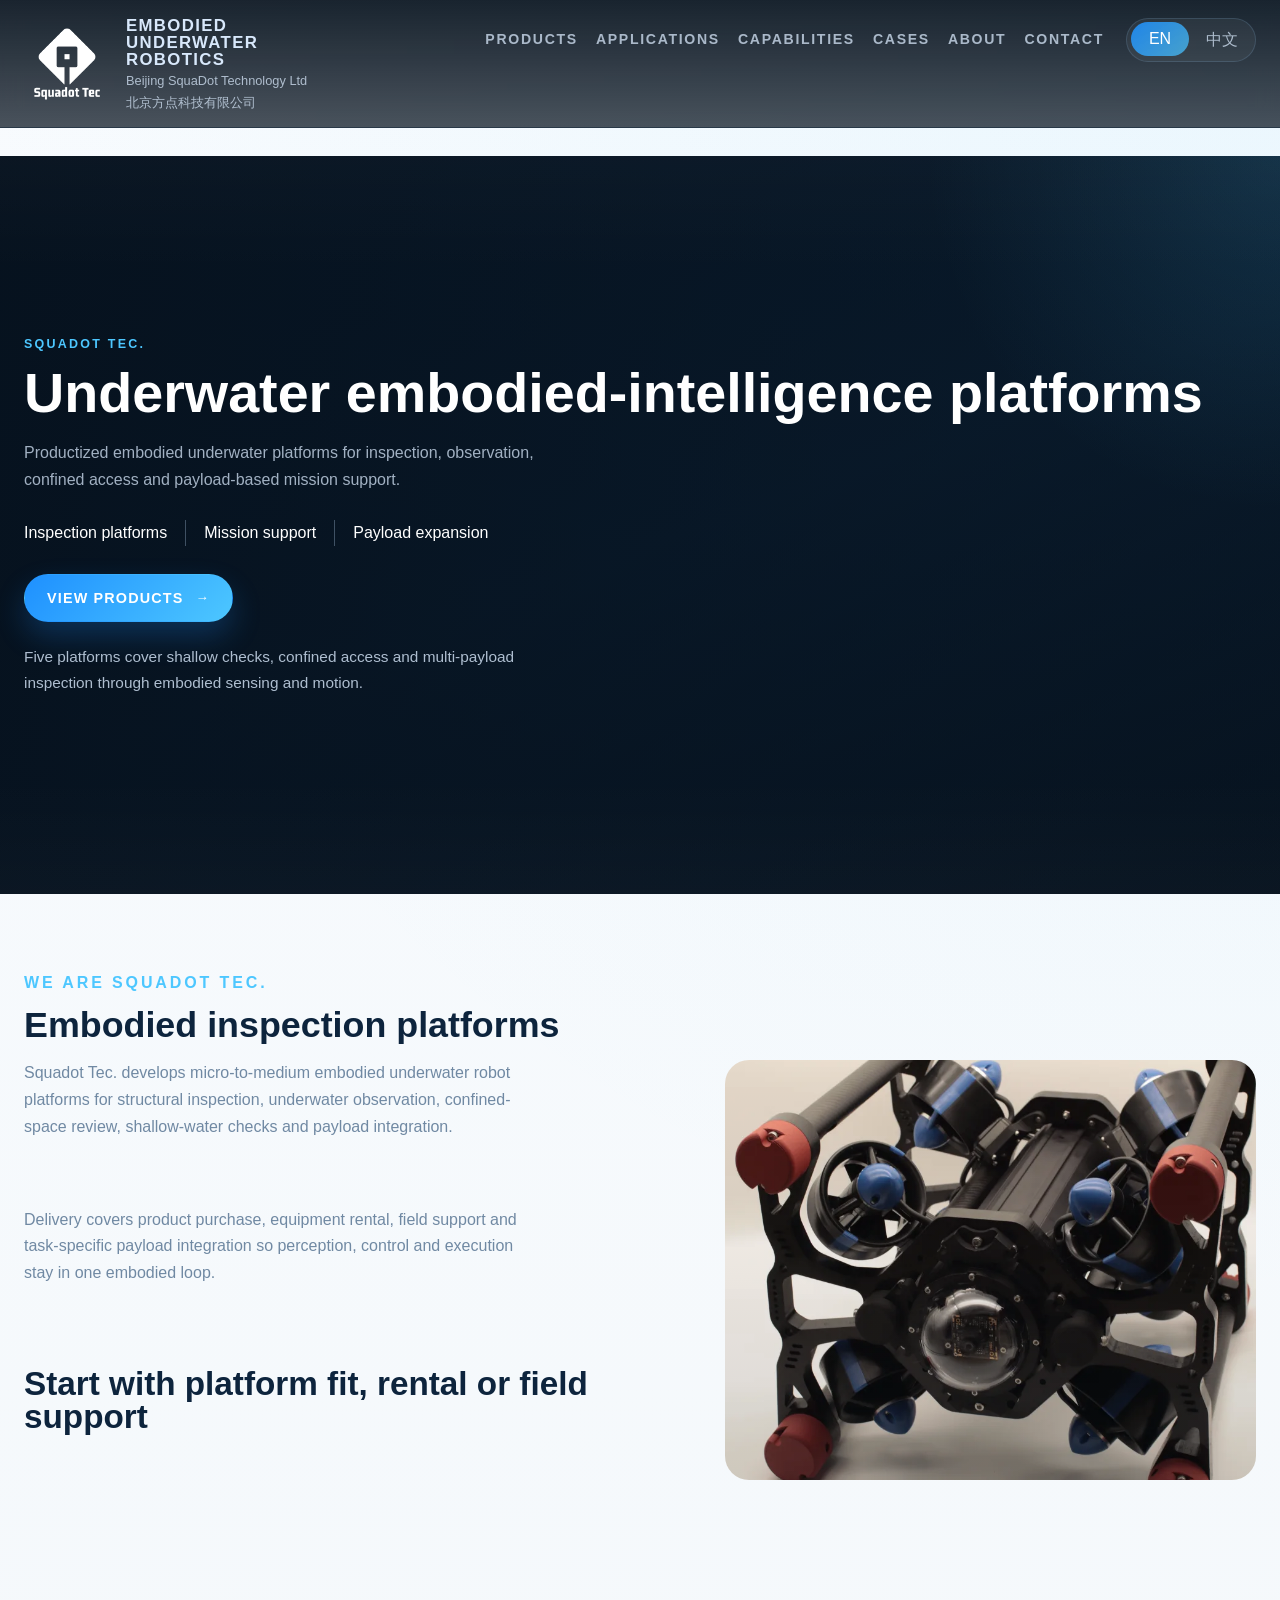
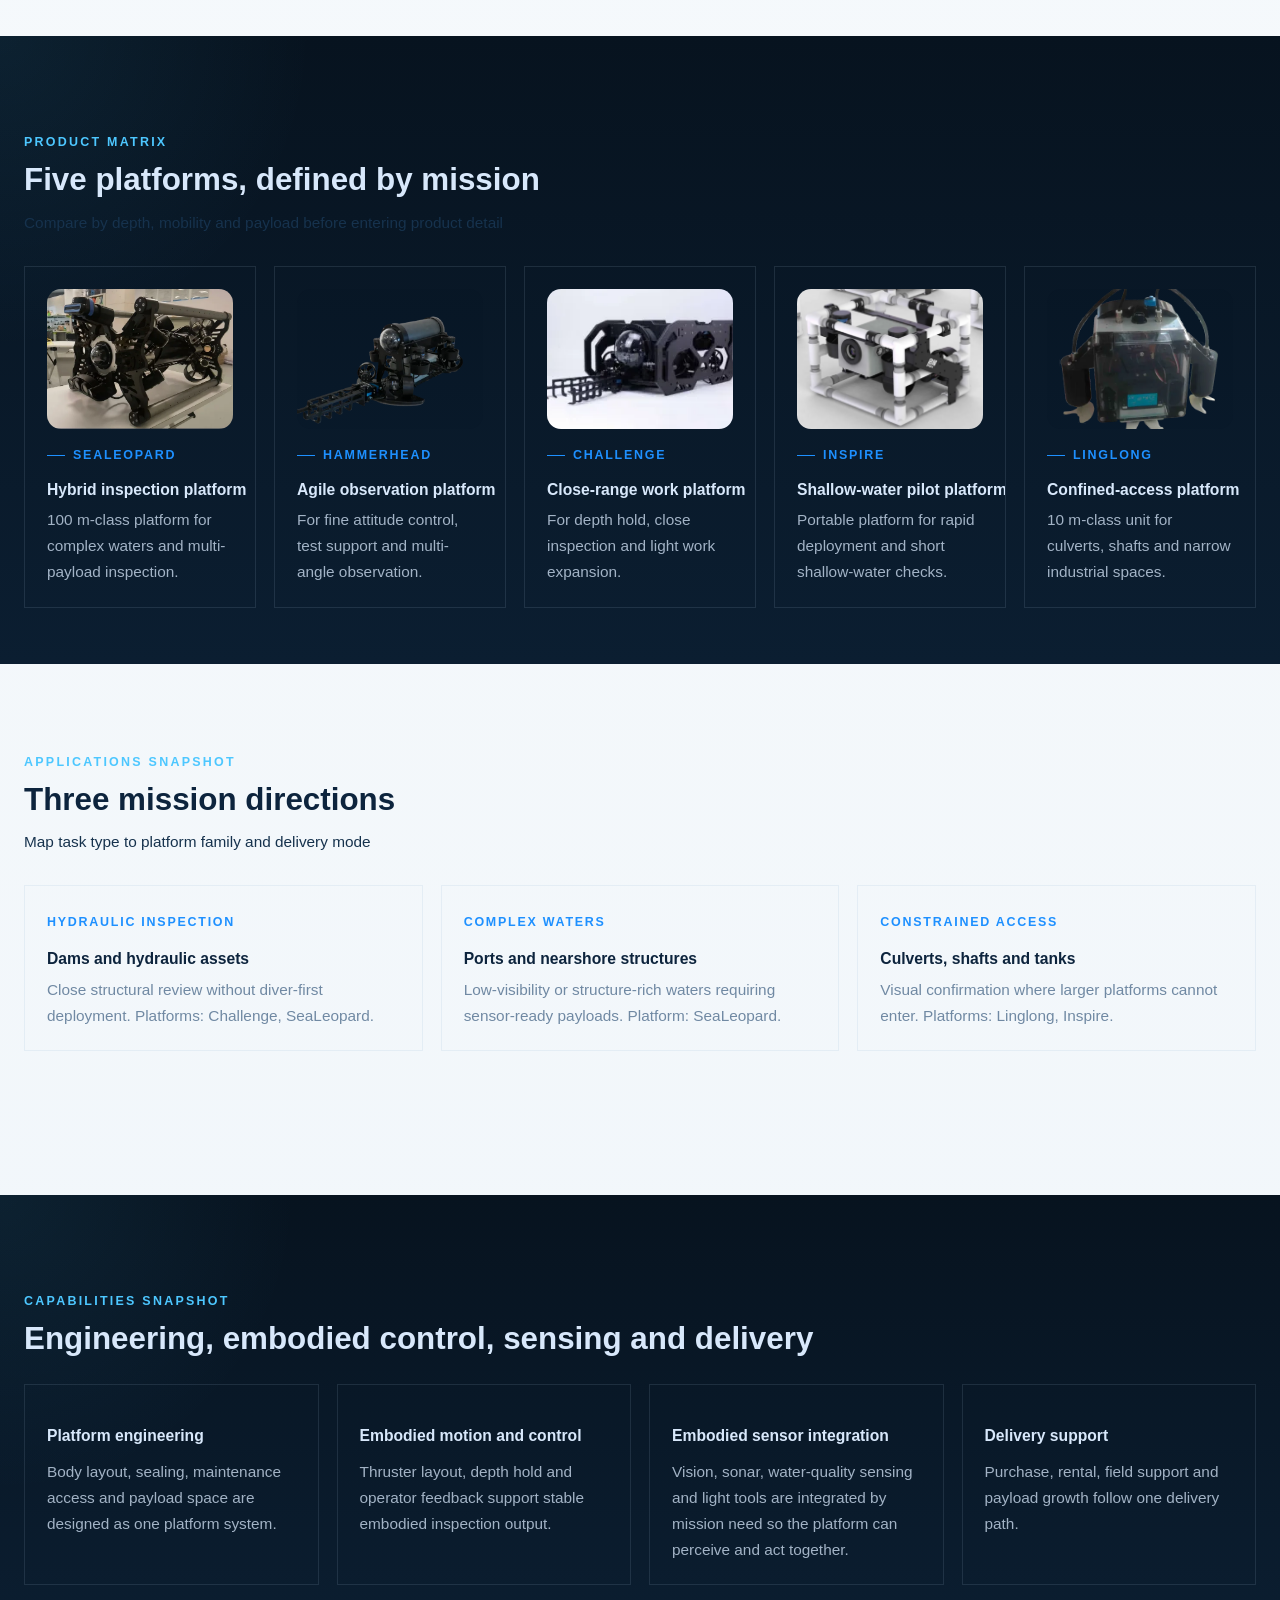
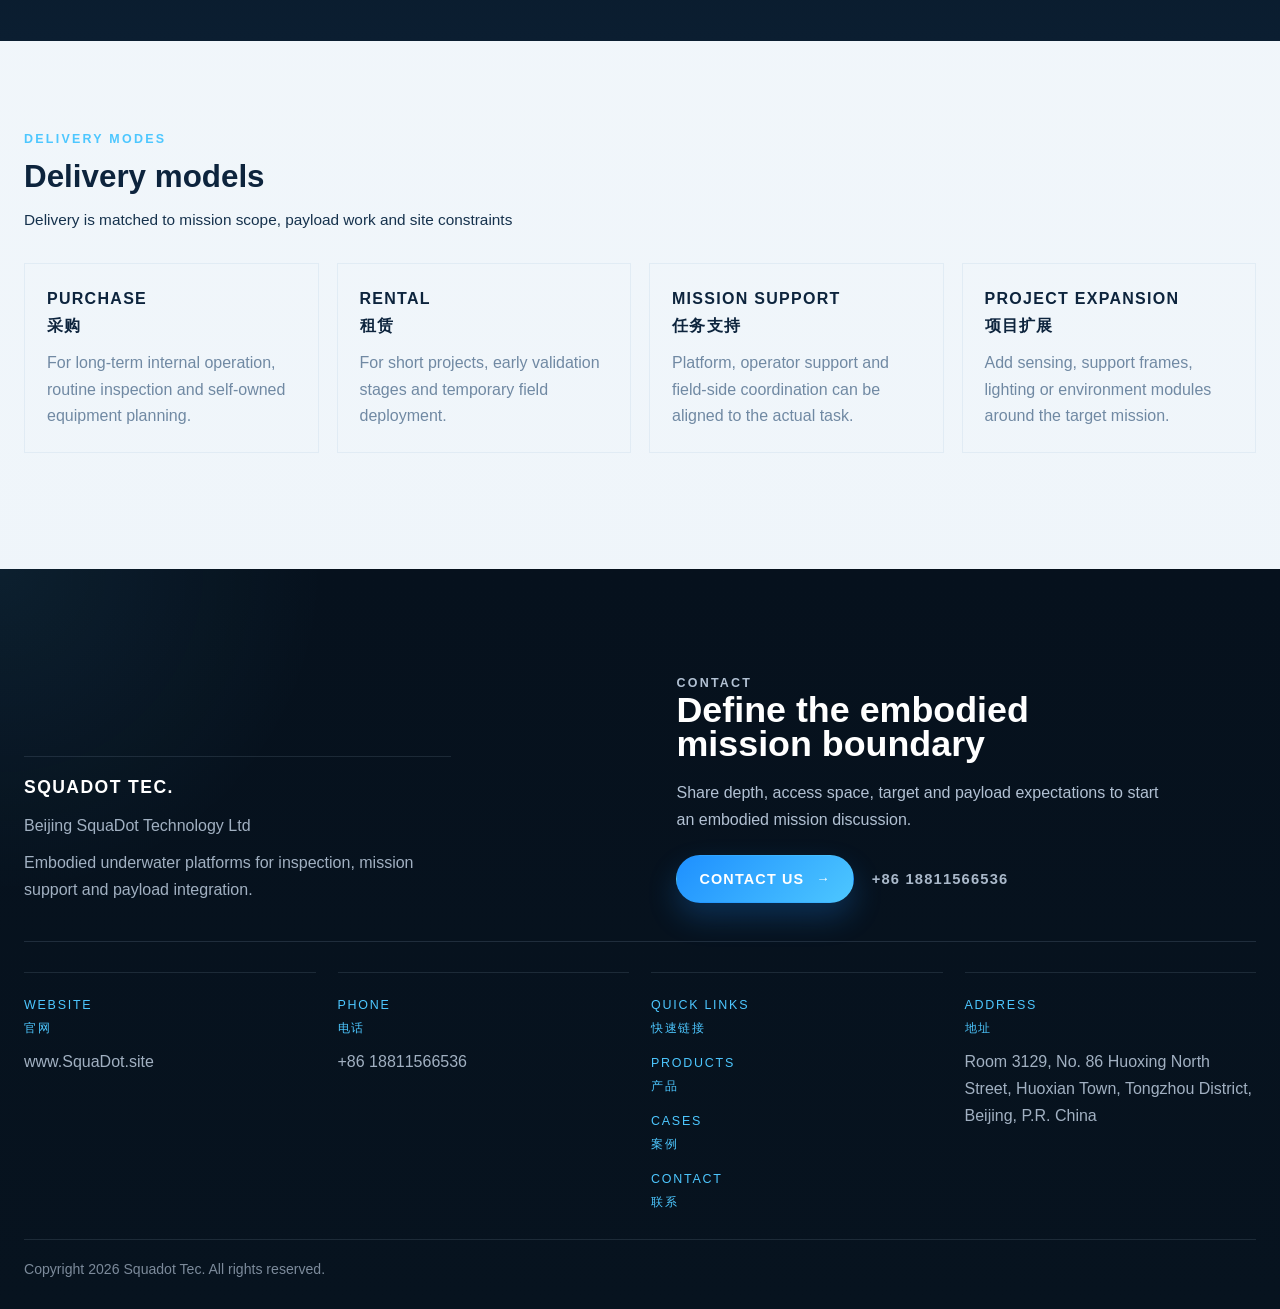
<file: index.html>
<!DOCTYPE html>
<html lang="en" data-lang="en">
<head>
  <meta charset="UTF-8">
  <meta http-equiv="Content-Type" content="text/html; charset=UTF-8">
  <meta name="viewport" content="width=device-width, initial-scale=1.0">
  <title>Squadot Tec. | Underwater Embodied-Intelligence Platforms</title>
  <meta
    id="page-description"
    name="description"
    content="Squadot Tec. develops embodied underwater platforms for inspection, observation, confined access and payload-based mission support."
  >
  <meta id="og-title" property="og:title" content="Squadot Tec. | Underwater Embodied-Intelligence Platforms">
  <meta id="og-description" property="og:description" content="Squadot Tec. develops embodied underwater platforms for inspection, observation, confined access and payload-based mission support.">
  <meta id="og-locale" property="og:locale" content="en_US">
  <meta property="og:type" content="website">
  <meta property="og:site_name" content="Squadot Tec.">
  <link rel="stylesheet" href="./styles.css">
</head>
<body
  data-page="home"
  data-title-en="Squadot Tec. | Underwater Embodied-Intelligence Platforms"
  data-title-zh="Squadot Tec. | 水下具身智能平台"
  data-description-en="Squadot Tec. develops embodied underwater platforms for inspection, observation, confined access and payload-based mission support."
  data-description-zh="Squadot Tec. 提供面向巡检、观测、受限空间进入与挂载任务支持的具身智能水下平台。"
>
  <div class="site-shell">
    <header class="site-header">
      <div class="header-frame">
        <div class="header-grid">
          <a class="brand" href="./index.html" aria-label="Squadot Tec.">
            <img class="brand-logo lang-en" src="./assets/brand/squadot-en.webp" alt="Squadot Tec." decoding="async" width="591" height="591" srcset="./assets/brand/squadot-en.webp 1x" sizes="86px">
            <img class="brand-logo lang-zh" src="./assets/brand/squadot-zh.webp" alt="Squadot Tec." decoding="async" width="591" height="591" srcset="./assets/brand/squadot-zh.webp 1x" sizes="86px">
            <div class="brand-copy">
              <strong class="lang-en" data-copy="common.brand.topic"></strong>
              <strong class="lang-zh" data-copy="common.brand.topic"></strong>
              <span class="lang-en" data-copy="common.brand.company"></span>
              <span class="lang-zh" data-copy="common.brand.company"></span>
            </div>
          </a>

          <button class="menu-toggle" type="button" aria-label="Open navigation" aria-expanded="false">
            <span></span>
            <span></span>
          </button>

          <div class="header-panel">
            <div class="header-bottom-row">
              <nav class="site-nav">
                <a href="./products.html"><span class="lang-en" data-copy="common.nav.products"></span><span class="lang-zh" data-copy="common.nav.products"></span></a>
                <a href="./applications.html"><span class="lang-en" data-copy="common.nav.applications"></span><span class="lang-zh" data-copy="common.nav.applications"></span></a>
                <a href="./capabilities.html"><span class="lang-en" data-copy="common.nav.capabilities"></span><span class="lang-zh" data-copy="common.nav.capabilities"></span></a>
                <a href="./cases.html"><span class="lang-en" data-copy="common.nav.cases"></span><span class="lang-zh" data-copy="common.nav.cases"></span></a>
                <a href="./about.html"><span class="lang-en" data-copy="common.nav.about"></span><span class="lang-zh" data-copy="common.nav.about"></span></a>
                <a href="./contact.html"><span class="lang-en" data-copy="common.nav.contact"></span><span class="lang-zh" data-copy="common.nav.contact"></span></a>
              </nav>
              <div class="lang-switch" aria-label="Language switcher">
                <button type="button" data-lang-switch="en" aria-label="Switch to English">EN</button>
                <button type="button" data-lang-switch="zh" aria-label="切换到中文">中文</button>
              </div>
            </div>
          </div>
        </div>
      </div>
    </header>

    <main>
      <section class="hero hero-home reveal">
        <div class="hero-slider" aria-hidden="true">
          <div class="hero-slide"><img src="./assets/images/home/home-hero-slide-01.webp" alt="" loading="eager" fetchpriority="high" decoding="async" srcset="./assets/images/home/home-hero-slide-01.webp 1x" sizes="100vw" width="1195" height="784"></div>
          <div class="hero-slide"><img src="./assets/images/home/home-hero-slide-02.webp" alt="" loading="eager" decoding="async" srcset="./assets/images/home/home-hero-slide-02.webp 1x" sizes="100vw" width="616" height="445"></div>
          <div class="hero-slide"><img src="./assets/images/home/home-hero-slide-03.webp" alt="" loading="eager" decoding="async" srcset="./assets/images/home/home-hero-slide-03.webp 1x" sizes="100vw" width="2112" height="1188"></div>
        </div>
        <div class="hero-copy">
          <p class="eyebrow lang-en" data-copy="pages.home.copy.squadot_tec"></p>
          <p class="eyebrow lang-zh" data-copy="pages.home.copy.squadot_tec"></p>
          <h1 class="lang-en" data-copy="pages.home.copy.underwater_rov_platforms"></h1>
          <h1 class="lang-zh" data-copy="pages.home.copy.underwater_rov_platforms"></h1>
          <p class="hero-text lang-en" data-copy="pages.home.copy.productized_underwater_platforms_for_inspection_observation_confined_access"></p>
          <p class="hero-text lang-zh" data-copy="pages.home.copy.productized_underwater_platforms_for_inspection_observation_confined_access"></p>
          <ul class="hero-keywords">
            <li><span class="lang-en" data-copy="pages.home.copy.inspection_platforms"></span><span class="lang-zh" data-copy="pages.home.copy.inspection_platforms"></span></li>
            <li><span class="lang-en" data-copy="pages.home.copy.mission_support"></span><span class="lang-zh" data-copy="pages.home.copy.mission_support"></span></li>
            <li><span class="lang-en" data-copy="pages.home.copy.payload_expansion"></span><span class="lang-zh" data-copy="pages.home.copy.payload_expansion"></span></li>
          </ul>
          <div class="hero-actions">
            <a class="button button-primary" href="./products.html">
              <span class="lang-en" data-copy="pages.home.copy.view_products"></span>
              <span class="lang-zh" data-copy="pages.home.copy.view_products"></span>
            </a>
          </div>
          <p class="hero-note lang-en" data-copy="pages.home.copy.five_platforms_cover_shallow_checks_confined_access_and"></p>
          <p class="hero-note lang-zh" data-copy="pages.home.copy.five_platforms_cover_shallow_checks_confined_access_and"></p>
        </div>
      </section>

      <section class="section">
        <div class="section-shell compact reveal">
          <div class="intro-split">
            <div class="intro-copy">
              <p class="eyebrow lang-en" data-copy="pages.home.copy.we_are_squadot_tec"></p>
              <p class="eyebrow lang-zh" data-copy="pages.home.copy.we_are_squadot_tec"></p>
          <h2 class="lang-en" data-copy="pages.home.copy.inspection_rov_systems"></h2>
          <h2 class="lang-zh" data-copy="pages.home.copy.inspection_rov_systems"></h2>
              <p class="lang-en" data-copy="pages.home.copy.squadot_tec_develops_micro_to_medium_underwater_robot"></p>
              <p class="lang-zh" data-copy="pages.home.copy.squadot_tec_develops_micro_to_medium_underwater_robot"></p>
              <p class="lang-en" data-copy="pages.home.copy.delivery_covers_product_purchase_equipment_rental_field_support"></p>
              <p class="lang-zh" data-copy="pages.home.copy.delivery_covers_product_purchase_equipment_rental_field_support"></p>
              <div class="intro-closing">
                <h3 class="lang-en" data-copy="pages.home.copy.start_with_platform_fit_rental_or_field_support"></h3>
                <h3 class="lang-zh" data-copy="pages.home.copy.start_with_platform_fit_rental_or_field_support"></h3>
              </div>
              <div class="intro-visual">
                <div class="intro-frame">
                  <img src="./assets/images/home/home-intro-platform.webp" alt="Squadot engineering platform" loading="eager" decoding="async" srcset="./assets/images/home/home-intro-platform.webp 1x" sizes="(max-width: 980px) 100vw, 48vw" width="863" height="852">
                </div>
              </div>
            </div>
          </div>
        </div>
      </section>

      <section class="section">
        <div class="section-shell dark reveal">
          <div class="section-heading">
            <p class="eyebrow lang-en" data-copy="pages.home.copy.product_matrix"></p>
            <p class="eyebrow lang-zh" data-copy="pages.home.copy.product_matrix"></p>
          <h2 class="lang-en" data-copy="pages.home.copy.five_platforms_defined_by_mission"></h2>
          <h2 class="lang-zh" data-copy="pages.home.copy.five_platforms_defined_by_mission"></h2>
            <p class="lang-en section-note-inline" data-copy="pages.home.copy.compare_by_depth_mobility_and_payload_before_entering"></p>
            <p class="lang-zh section-note-inline" data-copy="pages.home.copy.compare_by_depth_mobility_and_payload_before_entering"></p>
          </div>
          <div class="product-grid">
            <a class="product-card" href="./products.html#sealeopard">
              <div class="product-thumb"><img src="./assets/images/home/home-product-sealeopard.webp" alt="SeaLeopard platform" loading="lazy" decoding="async" srcset="./assets/images/home/home-product-sealeopard.webp 1x" sizes="(max-width: 720px) 100vw, (max-width: 1160px) 50vw, 20vw" width="616" height="445"></div>
              <span class="card-label">SeaLeopard</span>
              <h3 class="lang-en" data-copy="pages.home.copy.hybrid_inspection_rov"></h3>
              <h3 class="lang-zh" data-copy="pages.home.copy.hybrid_inspection_rov"></h3>
              <p class="lang-en" data-copy="pages.home.copy.item_100_m_class_platform_for_complex_waters_and"></p>
              <p class="lang-zh" data-copy="pages.home.copy.item_100_m_class_platform_for_complex_waters_and"></p>
            </a>

            <a class="product-card" href="./products.html#hammerhead">
              <div class="product-thumb"><img src="./assets/images/home/home-product-hammerhead.webp" alt="Hammerhead platform" loading="lazy" decoding="async" srcset="./assets/images/home/home-product-hammerhead.webp 1x" sizes="(max-width: 720px) 100vw, (max-width: 1160px) 50vw, 20vw" width="647" height="432"></div>
              <span class="card-label">Hammerhead</span>
              <h3 class="lang-en" data-copy="pages.home.copy.agile_observation_rov"></h3>
              <h3 class="lang-zh" data-copy="pages.home.copy.agile_observation_rov"></h3>
              <p class="lang-en" data-copy="pages.home.copy.for_fine_attitude_control_test_support_and_multi"></p>
              <p class="lang-zh" data-copy="pages.home.copy.for_fine_attitude_control_test_support_and_multi"></p>
            </a>

            <a class="product-card" href="./products.html#challenge">
              <div class="product-thumb"><img src="./assets/images/home/home-product-challenge.webp" alt="Challenge platform" loading="lazy" decoding="async" srcset="./assets/images/home/home-product-challenge.webp 1x" sizes="(max-width: 720px) 100vw, (max-width: 1160px) 50vw, 20vw" width="236" height="161"></div>
              <span class="card-label">Challenge</span>
              <h3 class="lang-en" data-copy="pages.home.copy.close_range_work_rov"></h3>
              <h3 class="lang-zh" data-copy="pages.home.copy.close_range_work_rov"></h3>
              <p class="lang-en" data-copy="pages.home.copy.for_depth_hold_close_inspection_and_light_work"></p>
              <p class="lang-zh" data-copy="pages.home.copy.for_depth_hold_close_inspection_and_light_work"></p>
            </a>

            <a class="product-card" href="./products.html#inspire">
              <div class="product-thumb"><img src="./assets/images/home/home-product-inspire.webp" alt="Inspire platform" loading="lazy" decoding="async" srcset="./assets/images/home/home-product-inspire.webp 1x" sizes="(max-width: 720px) 100vw, (max-width: 1160px) 50vw, 20vw" width="760" height="579"></div>
              <span class="card-label">Inspire</span>
              <h3 class="lang-en" data-copy="pages.home.copy.shallow_water_pilot_rov"></h3>
              <h3 class="lang-zh" data-copy="pages.home.copy.shallow_water_pilot_rov"></h3>
              <p class="lang-en" data-copy="pages.home.copy.portable_platform_for_rapid_deployment_and_short_shallow"></p>
              <p class="lang-zh" data-copy="pages.home.copy.portable_platform_for_rapid_deployment_and_short_shallow"></p>
            </a>

            <a class="product-card" href="./products.html#linglong">
              <div class="product-thumb"><img src="./assets/images/home/home-product-linglong.webp" alt="Linglong platform" loading="lazy" decoding="async" srcset="./assets/images/home/home-product-linglong.webp 1x" sizes="(max-width: 720px) 100vw, (max-width: 1160px) 50vw, 20vw" width="450" height="430"></div>
              <span class="card-label">Linglong</span>
              <h3 class="lang-en" data-copy="pages.home.copy.confined_access_rov"></h3>
              <h3 class="lang-zh" data-copy="pages.home.copy.confined_access_rov"></h3>
              <p class="lang-en" data-copy="pages.home.copy.item_10_m_class_unit_for_culverts_shafts_and"></p>
              <p class="lang-zh" data-copy="pages.home.copy.item_10_m_class_unit_for_culverts_shafts_and"></p>
            </a>
          </div>
        </div>
      </section>

      <section class="section">
        <div class="section-shell reveal">
          <div class="section-heading">
            <p class="eyebrow lang-en" data-copy="pages.home.copy.applications_snapshot"></p>
            <p class="eyebrow lang-zh" data-copy="pages.home.copy.applications_snapshot"></p>
            <h2 class="lang-en" data-copy="pages.home.copy.three_mission_directions"></h2>
            <h2 class="lang-zh" data-copy="pages.home.copy.three_mission_directions"></h2>
            <p class="lang-en section-note-inline" data-copy="pages.home.copy.map_task_type_to_platform_family_and_delivery"></p>
            <p class="lang-zh section-note-inline" data-copy="pages.home.copy.map_task_type_to_platform_family_and_delivery"></p>
          </div>
          <div class="applications-grid">
            <article class="product-card">
              <span class="card-label lang-en" data-copy="pages.home.copy.hydraulic_inspection"></span>
              <span class="card-label lang-zh" data-copy="pages.home.copy.hydraulic_inspection"></span>
              <h3 class="lang-en" data-copy="pages.home.copy.dams_and_hydraulic_assets"></h3>
              <h3 class="lang-zh" data-copy="pages.home.copy.dams_and_hydraulic_assets"></h3>
              <p class="lang-en" data-copy="pages.home.copy.close_structural_review_without_diver_first_deployment_platforms"></p>
              <p class="lang-zh" data-copy="pages.home.copy.close_structural_review_without_diver_first_deployment_platforms"></p>
            </article>
            <article class="product-card">
              <span class="card-label lang-en" data-copy="pages.home.copy.complex_waters"></span>
              <span class="card-label lang-zh" data-copy="pages.home.copy.complex_waters"></span>
              <h3 class="lang-en" data-copy="pages.home.copy.ports_and_nearshore_structures"></h3>
              <h3 class="lang-zh" data-copy="pages.home.copy.ports_and_nearshore_structures"></h3>
              <p class="lang-en" data-copy="pages.home.copy.low_visibility_or_structure_rich_waters_requiring_sensor"></p>
              <p class="lang-zh" data-copy="pages.home.copy.low_visibility_or_structure_rich_waters_requiring_sensor"></p>
            </article>
            <article class="product-card">
              <span class="card-label lang-en" data-copy="pages.home.copy.constrained_access"></span>
              <span class="card-label lang-zh" data-copy="pages.home.copy.constrained_access"></span>
              <h3 class="lang-en" data-copy="pages.home.copy.culverts_shafts_and_tanks"></h3>
              <h3 class="lang-zh" data-copy="pages.home.copy.culverts_shafts_and_tanks"></h3>
              <p class="lang-en" data-copy="pages.home.copy.visual_confirmation_where_larger_platforms_cannot_enter_platforms"></p>
              <p class="lang-zh" data-copy="pages.home.copy.visual_confirmation_where_larger_platforms_cannot_enter_platforms"></p>
            </article>
          </div>
        </div>
      </section>

      <section class="section">
        <div class="section-shell dark reveal">
          <div class="section-heading">
            <p class="eyebrow lang-en" data-copy="pages.home.copy.capabilities_snapshot"></p>
            <p class="eyebrow lang-zh" data-copy="pages.home.copy.capabilities_snapshot"></p>
            <h2 class="lang-en" data-copy="pages.home.copy.engineering_control_sensing_and_delivery"></h2>
            <h2 class="lang-zh" data-copy="pages.home.copy.engineering_control_sensing_and_delivery"></h2>
          </div>
          <div class="capability-grid">
            <article class="info-card">
              <h3 class="lang-en" data-copy="pages.home.copy.platform_engineering"></h3>
              <h3 class="lang-zh" data-copy="pages.home.copy.platform_engineering"></h3>
              <p class="lang-en" data-copy="pages.home.copy.body_layout_sealing_maintenance_access_and_payload_space"></p>
              <p class="lang-zh" data-copy="pages.home.copy.body_layout_sealing_maintenance_access_and_payload_space"></p>
            </article>
            <article class="info-card">
              <h3 class="lang-en" data-copy="pages.home.copy.motion_and_control"></h3>
              <h3 class="lang-zh" data-copy="pages.home.copy.motion_and_control"></h3>
              <p class="lang-en" data-copy="pages.home.copy.thruster_layout_depth_hold_and_operator_feedback_support"></p>
              <p class="lang-zh" data-copy="pages.home.copy.thruster_layout_depth_hold_and_operator_feedback_support"></p>
            </article>
            <article class="info-card">
              <h3 class="lang-en" data-copy="pages.home.copy.sensor_integration"></h3>
              <h3 class="lang-zh" data-copy="pages.home.copy.sensor_integration"></h3>
              <p class="lang-en" data-copy="pages.home.copy.vision_sonar_water_quality_sensing_and_light_tools"></p>
              <p class="lang-zh" data-copy="pages.home.copy.vision_sonar_water_quality_sensing_and_light_tools"></p>
            </article>
            <article class="info-card">
              <h3 class="lang-en" data-copy="pages.home.copy.delivery_support"></h3>
              <h3 class="lang-zh" data-copy="pages.home.copy.delivery_support"></h3>
              <p class="lang-en" data-copy="pages.home.copy.purchase_rental_field_support_and_payload_growth_follow"></p>
              <p class="lang-zh" data-copy="pages.home.copy.purchase_rental_field_support_and_payload_growth_follow"></p>
            </article>
          </div>
        </div>
      </section>

      <section class="section">
        <div class="section-shell reveal">
          <div class="section-heading">
            <p class="eyebrow lang-en" data-copy="pages.home.copy.delivery_modes"></p>
            <p class="eyebrow lang-zh" data-copy="pages.home.copy.delivery_modes"></p>
            <h2 class="lang-en" data-copy="pages.home.copy.delivery_models"></h2>
            <h2 class="lang-zh" data-copy="pages.home.copy.delivery_models"></h2>
            <p class="lang-en section-note-inline" data-copy="pages.home.copy.delivery_is_matched_to_mission_scope_payload_work"></p>
            <p class="lang-zh section-note-inline" data-copy="pages.home.copy.delivery_is_matched_to_mission_scope_payload_work"></p>
          </div>
          <div class="delivery-grid">
            <article class="detail-box">
              <strong class="lang-en" data-copy="pages.home.copy.purchase"></strong>
              <strong class="lang-zh" data-copy="pages.home.copy.purchase"></strong>
              <p class="lang-en" data-copy="pages.home.copy.for_long_term_internal_operation_routine_inspection_and"></p>
              <p class="lang-zh" data-copy="pages.home.copy.for_long_term_internal_operation_routine_inspection_and"></p>
            </article>
            <article class="detail-box">
              <strong class="lang-en" data-copy="pages.home.copy.rental"></strong>
              <strong class="lang-zh" data-copy="pages.home.copy.rental"></strong>
              <p class="lang-en" data-copy="pages.home.copy.for_short_projects_early_validation_stages_and_temporary"></p>
              <p class="lang-zh" data-copy="pages.home.copy.for_short_projects_early_validation_stages_and_temporary"></p>
            </article>
            <article class="detail-box">
              <strong class="lang-en" data-copy="pages.home.copy.mission_support"></strong>
              <strong class="lang-zh" data-copy="pages.home.copy.mission_support"></strong>
              <p class="lang-en" data-copy="pages.home.copy.platform_operator_support_and_field_side_coordination_can"></p>
              <p class="lang-zh" data-copy="pages.home.copy.platform_operator_support_and_field_side_coordination_can"></p>
            </article>
            <article class="detail-box">
              <strong class="lang-en" data-copy="pages.home.copy.project_expansion"></strong>
              <strong class="lang-zh" data-copy="pages.home.copy.project_expansion"></strong>
              <p class="lang-en" data-copy="pages.home.copy.add_sensing_support_frames_lighting_or_environment_modules"></p>
              <p class="lang-zh" data-copy="pages.home.copy.add_sensing_support_frames_lighting_or_environment_modules"></p>
            </article>
          </div>
        </div>
      </section>
    </main>

    <footer class="site-footer footer-home">
      <div class="site-footer-shell">
        <div class="footer-topline">
          <div class="footer-brand footer-brand-home">
            <strong>Squadot Tec.</strong>
            <p class="lang-en" data-copy="pages.home.copy.beijing_squadot_technology_ltd"></p>
            <p class="lang-zh" data-copy="pages.home.copy.beijing_squadot_technology_ltd"></p>
            <p class="lang-en" data-copy="pages.home.copy.underwater_rov_platforms_for_inspection_mission_support_and"></p>
            <p class="lang-zh" data-copy="pages.home.copy.underwater_rov_platforms_for_inspection_mission_support_and"></p>
          </div>
          <div class="footer-contact-callout">
            <p class="eyebrow lang-en" data-copy="pages.home.copy.contact"></p>
            <p class="eyebrow lang-zh" data-copy="pages.home.copy.contact"></p>
            <h2 class="lang-en" data-copy="pages.home.copy.define_the_mission_boundary"></h2>
            <h2 class="lang-zh" data-copy="pages.home.copy.define_the_mission_boundary"></h2>
            <p class="lang-en" data-copy="pages.home.copy.share_depth_access_space_target_and_payload_expectations"></p>
            <p class="lang-zh" data-copy="pages.home.copy.share_depth_access_space_target_and_payload_expectations"></p>
            <div class="footer-contact-actions">
              <a class="button button-primary" href="./contact.html">
                <span class="lang-en" data-copy="pages.home.copy.contact_us"></span>
                <span class="lang-zh" data-copy="pages.home.copy.contact_us"></span>
              </a>
              <a class="footer-inline-link" href="tel:+8618811566536">+86 18811566536</a>
            </div>
          </div>
        </div>
        <div class="footer-main footer-main-home">
          <div class="footer-list">
            <span class="lang-en" data-copy="common.footer.website_label"></span>
            <span class="lang-zh" data-copy="common.footer.website_label"></span>
            <p><a href="https://www.SquaDot.site" target="_blank" rel="noreferrer">www.SquaDot.site</a></p>
          </div>
          <div class="footer-list">
            <span class="lang-en" data-copy="common.footer.phone_label"></span>
            <span class="lang-zh" data-copy="common.footer.phone_label"></span>
            <p><a href="tel:+8618811566536">+86 18811566536</a></p>
          </div>
          <div class="footer-list">
            <span class="lang-en" data-copy="common.footer.quick_links_label"></span>
            <span class="lang-zh" data-copy="common.footer.quick_links_label"></span>
            <p><a href="./products.html"><span class="lang-en" data-copy="common.nav.products"></span><span class="lang-zh" data-copy="common.nav.products"></span></a></p>
            <p><a href="./cases.html"><span class="lang-en" data-copy="common.nav.cases"></span><span class="lang-zh" data-copy="common.nav.cases"></span></a></p>
            <p><a href="./contact.html"><span class="lang-en" data-copy="common.nav.contact"></span><span class="lang-zh" data-copy="common.nav.contact"></span></a></p>
          </div>
          <div class="footer-list">
            <span class="lang-en" data-copy="common.footer.address_label"></span>
            <span class="lang-zh" data-copy="common.footer.address_label"></span>
            <p class="lang-en" data-copy="common.footer.address"></p>
            <p class="lang-zh" data-copy="common.footer.address"></p>
          </div>
        </div>
        <div class="footer-legal">
          <span class="lang-en" data-copy="common.footer.legal"></span>
          <span class="lang-zh" data-copy="common.footer.legal"></span>
        </div>
      </div>
    </footer>
  </div>

  <script src="./content.js"></script>
  <script src="./script.js"></script>
</body>
</html>
</file>
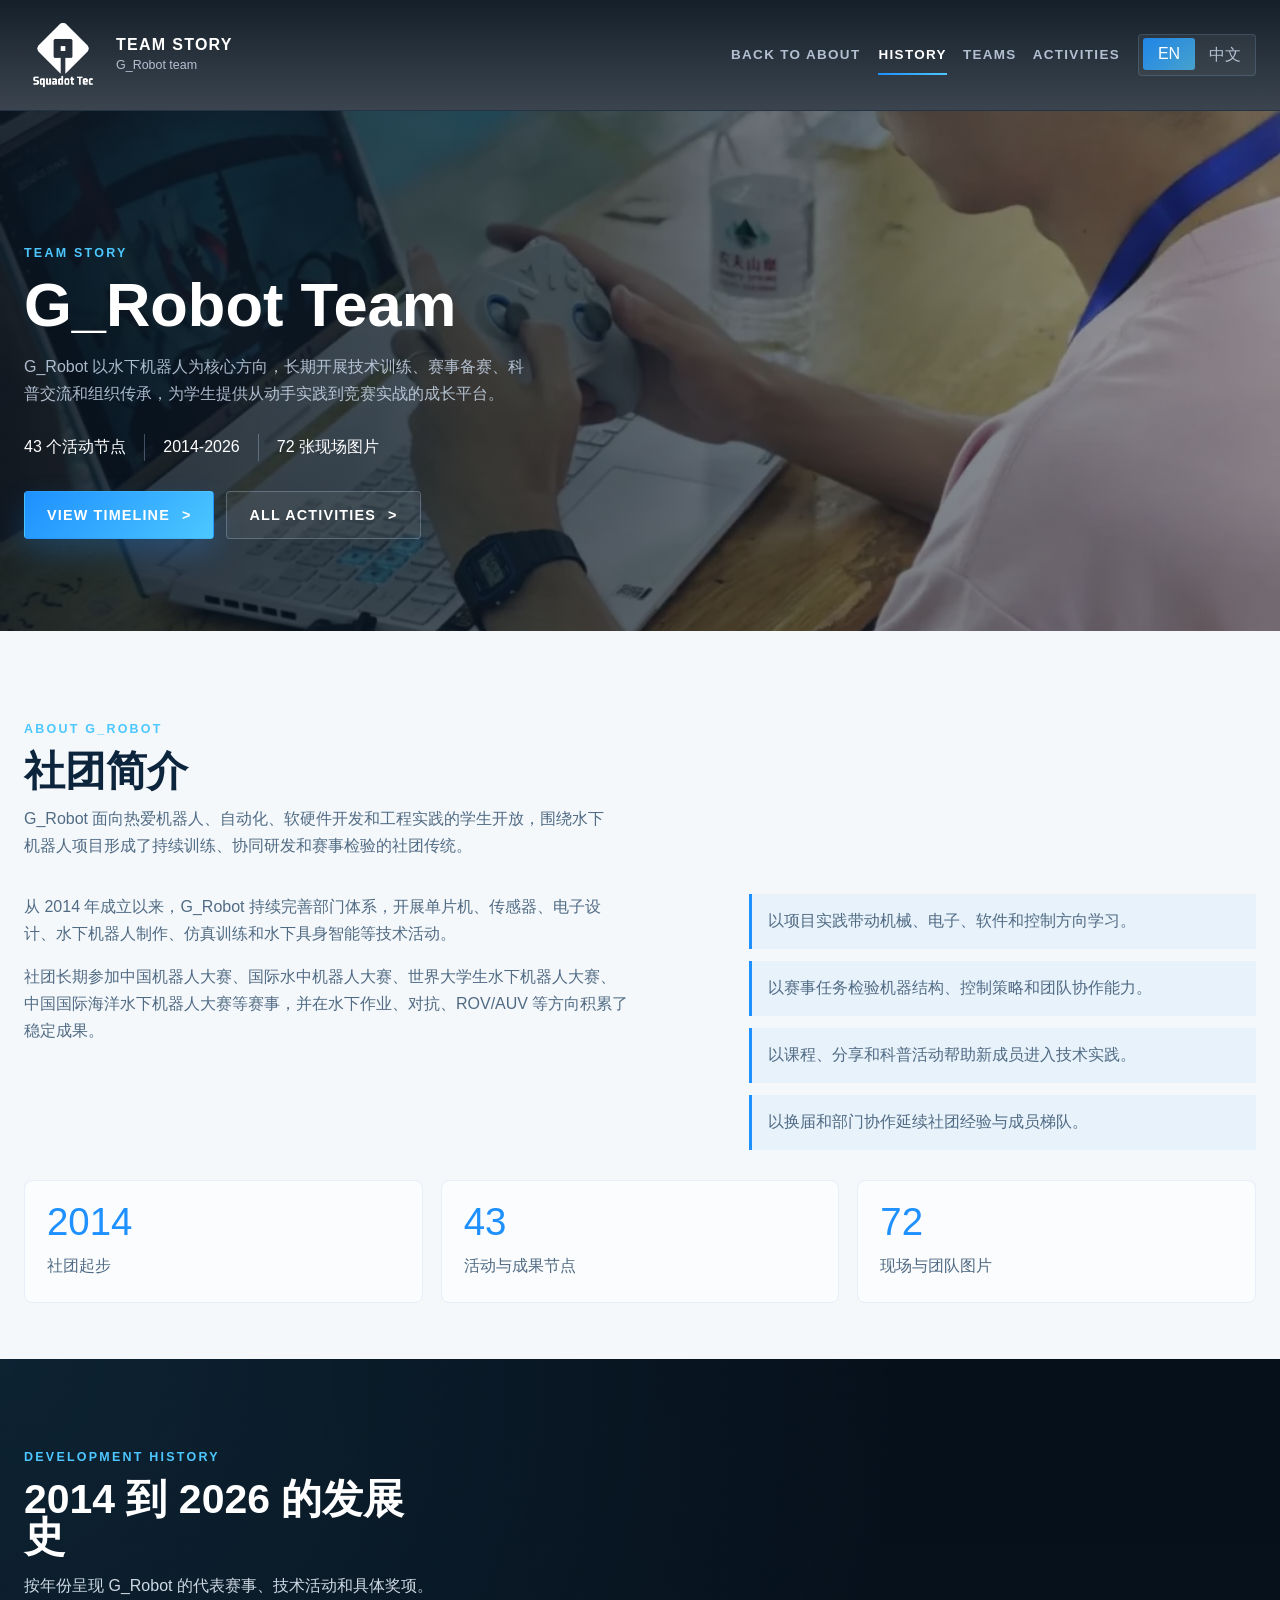
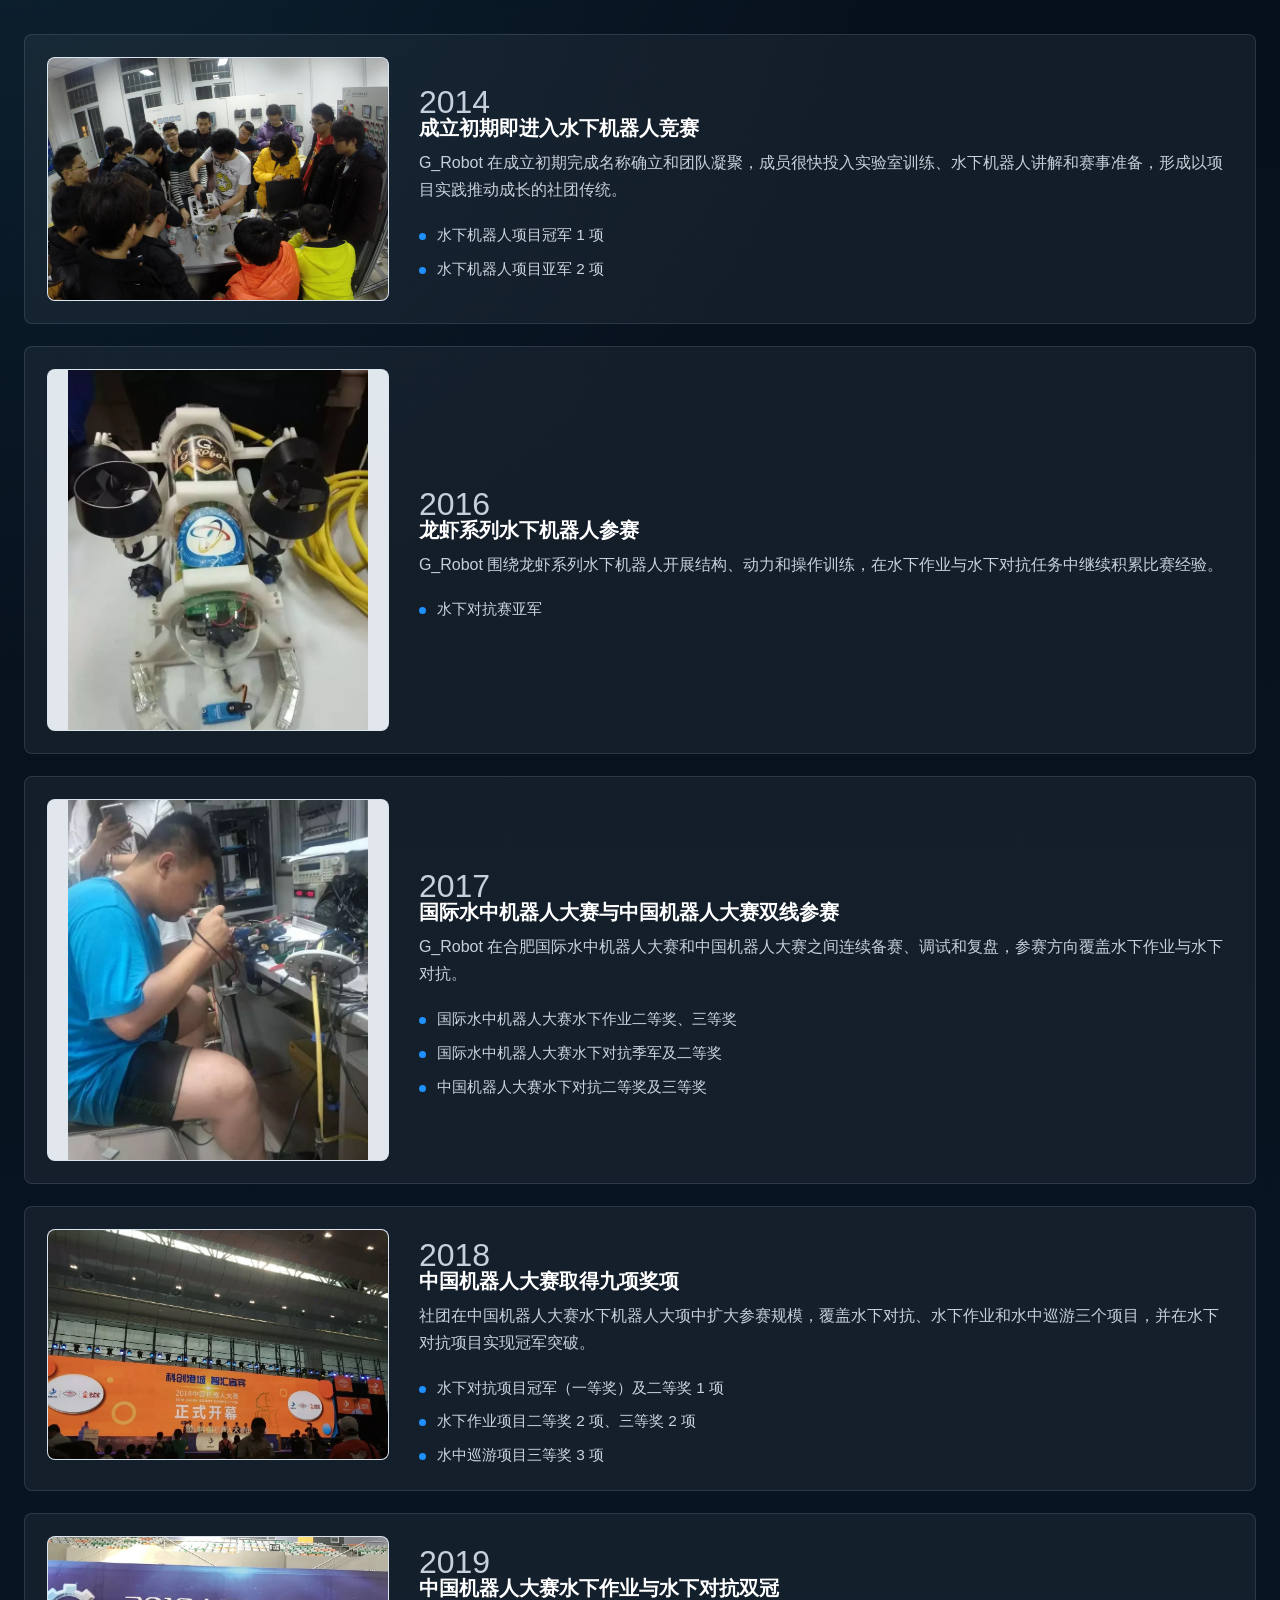
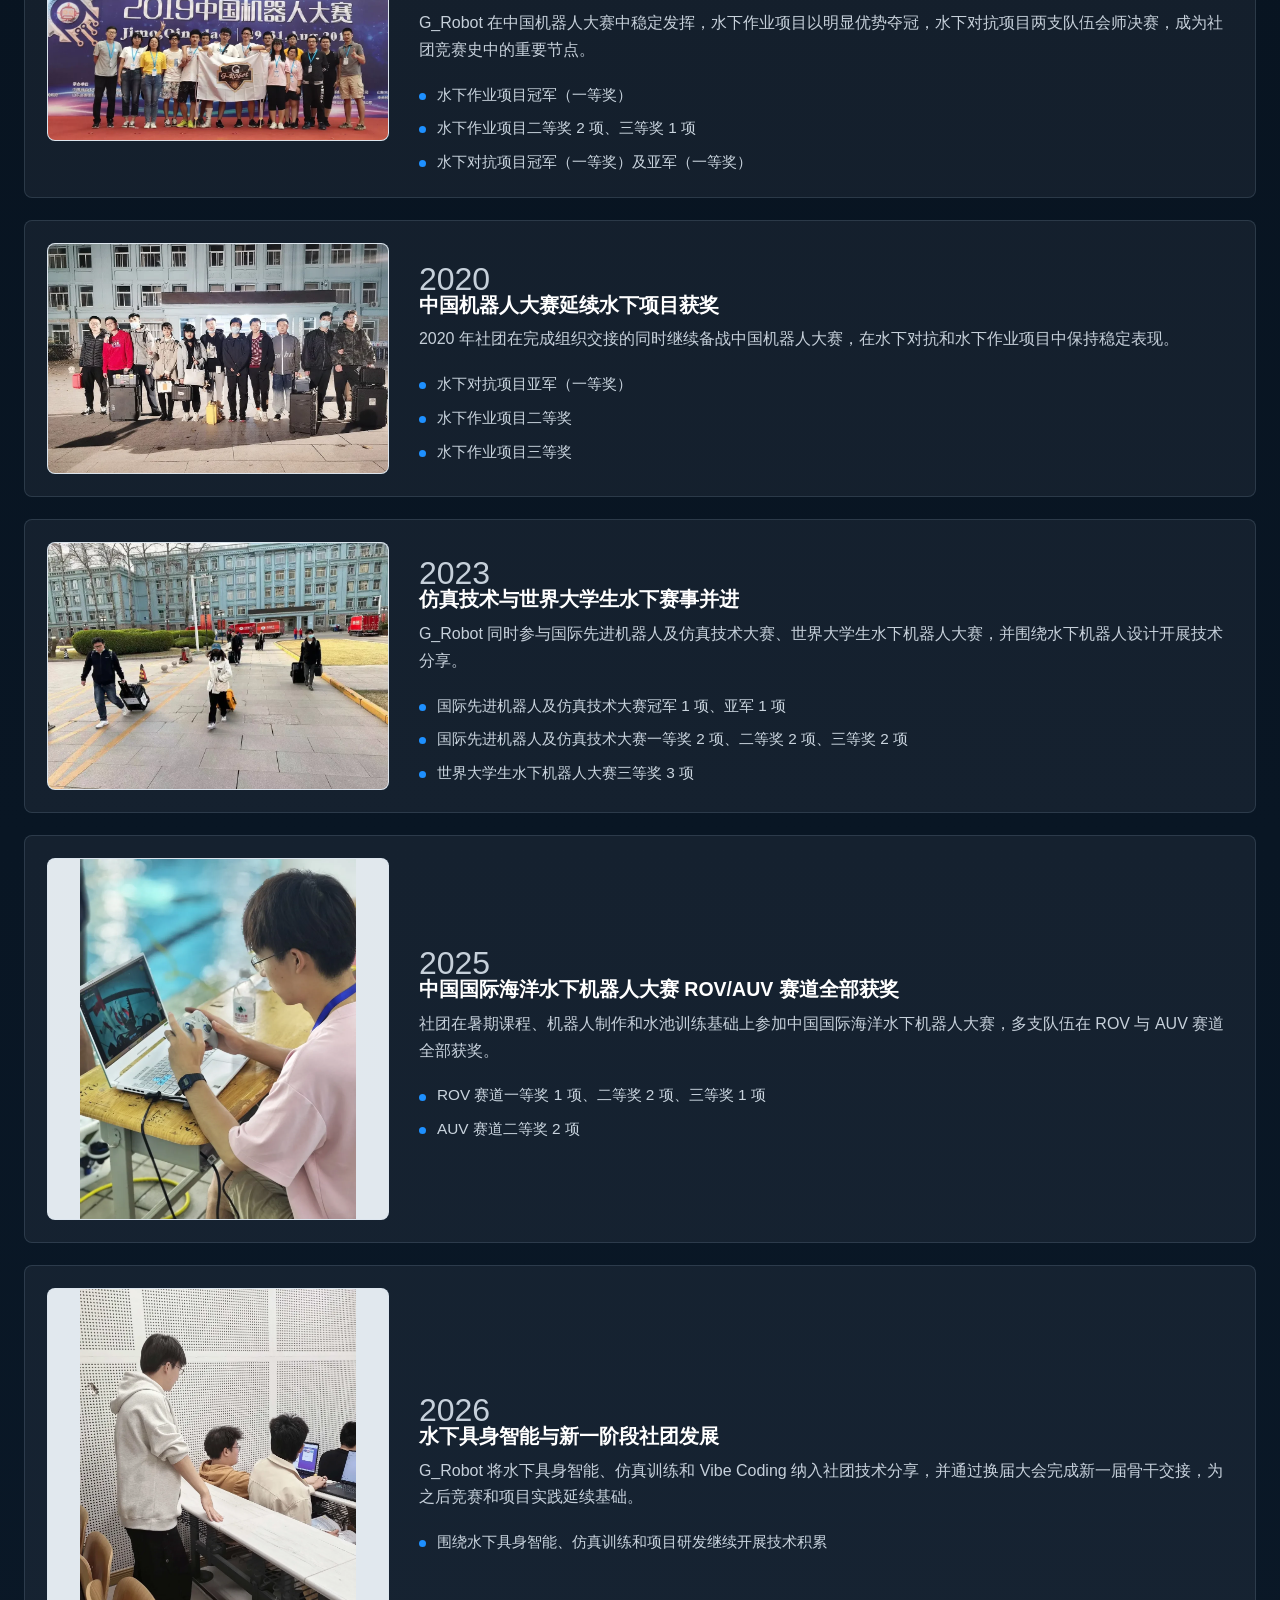
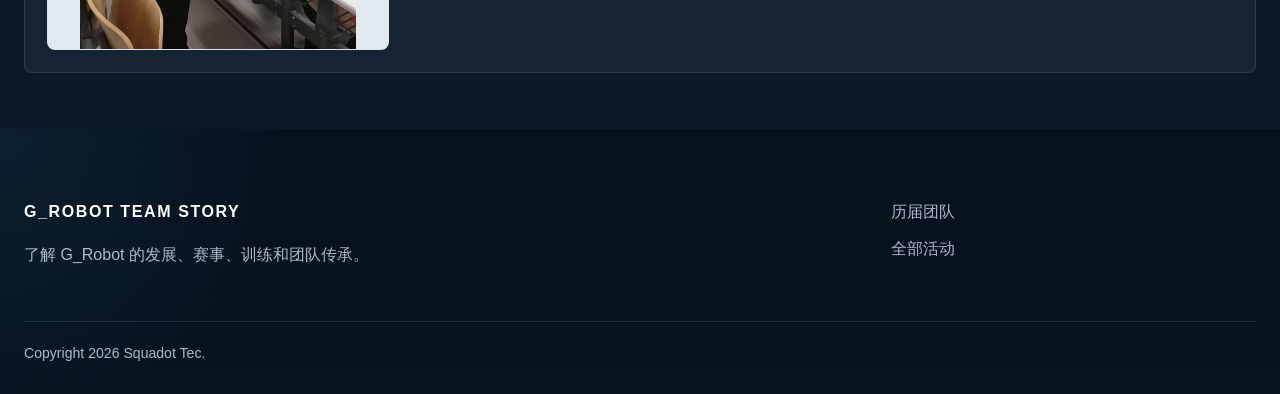
<file: team-story/index.html>
<!DOCTYPE html>
<html lang="zh-CN" data-lang="zh">
<head>
  <meta charset="UTF-8">
  <meta name="viewport" content="width=device-width, initial-scale=1.0">
  <title>G_Robot 社团介绍 | Squadot Tec.</title>
  <meta id="page-description" name="description" content="G_Robot 社团发展历程、赛事成果、技术训练和活动风采。">
  <meta id="og-title" property="og:title" content="G_Robot 社团介绍 | Squadot Tec.">
  <meta id="og-description" property="og:description" content="了解 G_Robot 的发展历程、赛事成果、组织传承和活动风采。">
  <meta id="og-locale" property="og:locale" content="zh_CN">
  <meta property="og:type" content="website">
  <meta property="og:site_name" content="Squadot Tec.">
  <link rel="stylesheet" href="./team-story.css">
</head>
<body
  data-title-en="G_Robot Team Story | Squadot Tec."
  data-title-zh="G_Robot 社团介绍 | Squadot Tec."
  data-description-en="G_Robot team history, competition achievements, technical training and activities."
  data-description-zh="G_Robot 社团发展历程、赛事成果、技术训练和活动风采。"
>
  <header class="story-header">
    <div class="header-inner">
      <a class="brand" href="../about.html" aria-label="Squadot Tec. About">
        <img class="lang-en" src="../assets/brand/squadot-en.webp" alt="Squadot Tec." width="591" height="591" decoding="async">
        <img class="lang-zh" src="../assets/brand/squadot-zh.webp" alt="Squadot Tec." width="591" height="591" decoding="async">
        <span class="brand-copy">
          <strong>Team Story</strong>
          <span>G_Robot team</span>
        </span>
      </a>
      <div class="header-actions">
        <a class="back-link" href="../about.html"><span class="lang-en">Back to About</span><span class="lang-zh">返回关于</span></a>
        <nav class="story-nav" aria-label="Team story navigation">
          <a href="./index.html" aria-current="page"><span class="lang-en">History</span><span class="lang-zh">发展史</span></a>
          <a href="./teams.html"><span class="lang-en">Teams</span><span class="lang-zh">历届团队</span></a>
          <a href="./submit.html"><span class="lang-en">Activities</span><span class="lang-zh">全部活动</span></a>
        </nav>
        <div class="lang-switch" aria-label="Language switcher">
          <button type="button" data-lang-switch="en" aria-label="Switch to English">EN</button>
          <button type="button" data-lang-switch="zh" aria-label="切换到中文">中文</button>
        </div>
      </div>
    </div>
  </header>

  <main>
    <section class="hero reveal">
      <div class="hero-inner">
        <div class="hero-copy">
          <p class="eyebrow"><span class="lang-en">Team Story</span><span class="lang-zh">学生科创社团</span></p>
          <h1><span class="lang-en">G_Robot Team</span><span class="lang-zh">G_Robot<br>社团介绍</span></h1>
          <p class="hero-text">
            G_Robot 以水下机器人为核心方向，长期开展技术训练、赛事备赛、科普交流和组织传承，为学生提供从动手实践到竞赛实战的成长平台。
          </p>
          <ul class="hero-keywords">
            <li><span data-stat="uniqueArticles">41</span> 个活动节点</li>
            <li><span data-stat="firstYear">2014</span>-<span data-stat="lastYear">2026</span></li>
            <li><span data-stat="selectedImages">71</span> 张现场图片</li>
          </ul>
          <div class="hero-actions">
            <a class="button button-primary" href="#history-timeline"><span class="lang-en">View Timeline</span><span class="lang-zh">查看发展史</span></a>
            <a class="button button-secondary" href="./submit.html"><span class="lang-en">All Activities</span><span class="lang-zh">全部活动</span></a>
          </div>
        </div>
      </div>
    </section>

    <section class="section band band-light reveal">
      <div class="section-heading">
        <p class="eyebrow">About G_Robot</p>
        <h2>社团简介</h2>
        <p>G_Robot 面向热爱机器人、自动化、软硬件开发和工程实践的学生开放，围绕水下机器人项目形成了持续训练、协同研发和赛事检验的社团传统。</p>
      </div>
      <div class="archive-summary">
        <div class="text-block">
          <p>从 2014 年成立以来，G_Robot 持续完善部门体系，开展单片机、传感器、电子设计、水下机器人制作、仿真训练和水下具身智能等技术活动。</p>
          <p>社团长期参加中国机器人大赛、国际水中机器人大赛、世界大学生水下机器人大赛、中国国际海洋水下机器人大赛等赛事，并在水下作业、对抗、ROV/AUV 等方向积累了稳定成果。</p>
        </div>
        <ul class="method-list">
          <li>以项目实践带动机械、电子、软件和控制方向学习。</li>
          <li>以赛事任务检验机器结构、控制策略和团队协作能力。</li>
          <li>以课程、分享和科普活动帮助新成员进入技术实践。</li>
          <li>以换届和部门协作延续社团经验与成员梯队。</li>
        </ul>
      </div>
      <div class="stat-grid">
        <article class="stat-box">
          <span class="stat-value" data-stat="firstYear">2014</span>
          <p>社团起步</p>
        </article>
        <article class="stat-box">
          <span class="stat-value" data-stat="uniqueArticles">41</span>
          <p>活动与成果节点</p>
        </article>
        <article class="stat-box">
          <span class="stat-value" data-stat="selectedImages">78</span>
          <p>现场与团队图片</p>
        </article>
      </div>
    </section>

    <section class="section band band-dark reveal" id="history-timeline">
      <div class="section-heading">
        <p class="eyebrow">Development History</p>
        <h2>2014 到 2026 的发展史</h2>
        <p>按年份呈现 G_Robot 的代表赛事、技术活动和具体奖项。</p>
      </div>
      <div class="timeline" data-render="milestones"></div>
    </section>
  </main>

  <footer class="site-footer">
    <div class="footer-inner">
      <div class="footer-brand">
        <strong>G_Robot Team Story</strong>
        <p>了解 G_Robot 的发展、赛事、训练和团队传承。</p>
      </div>
      <div class="footer-links">
        <a href="./teams.html">历届团队</a>
        <a href="./submit.html">全部活动</a>
      </div>
      <div class="footer-legal">Copyright <span data-current-year></span> Squadot Tec.</div>
    </div>
  </footer>
  <script src="./archive-data.js"></script>
  <script src="./team-story.js"></script>
</body>
</html>
</file>
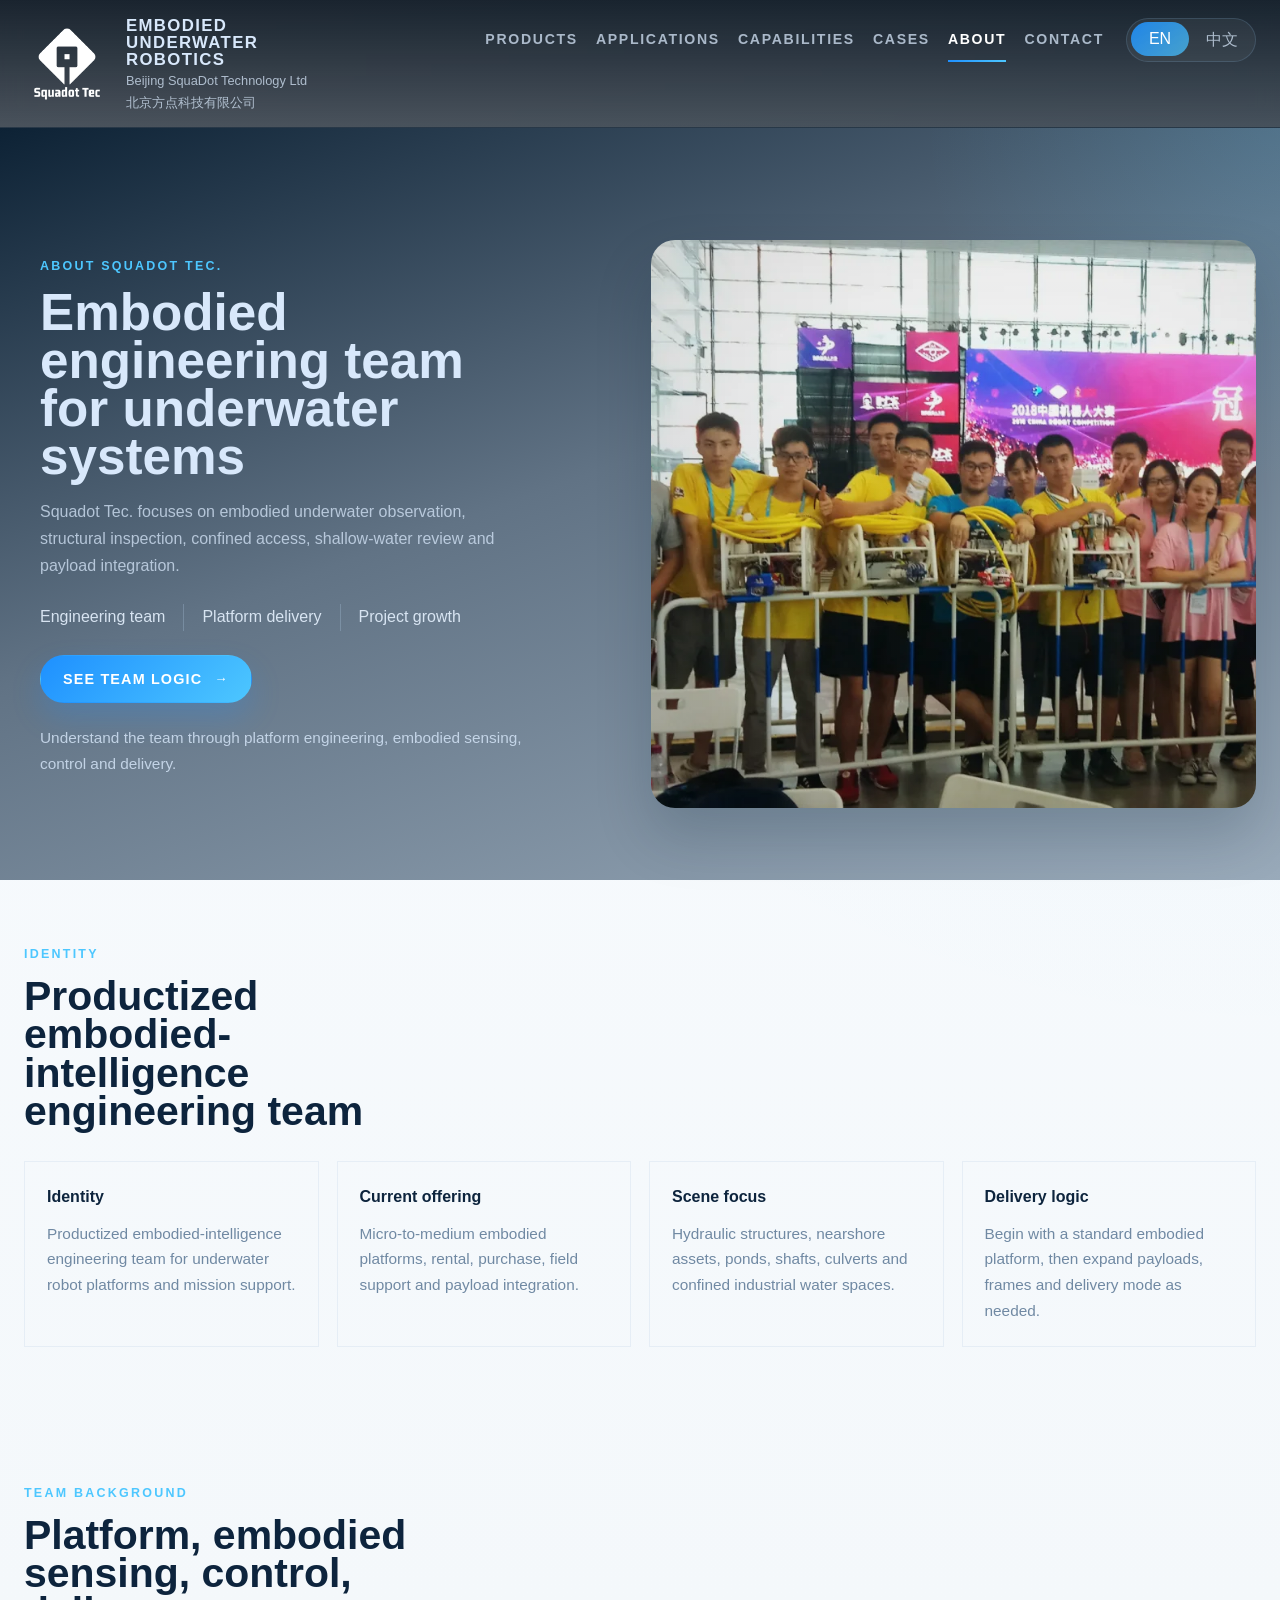
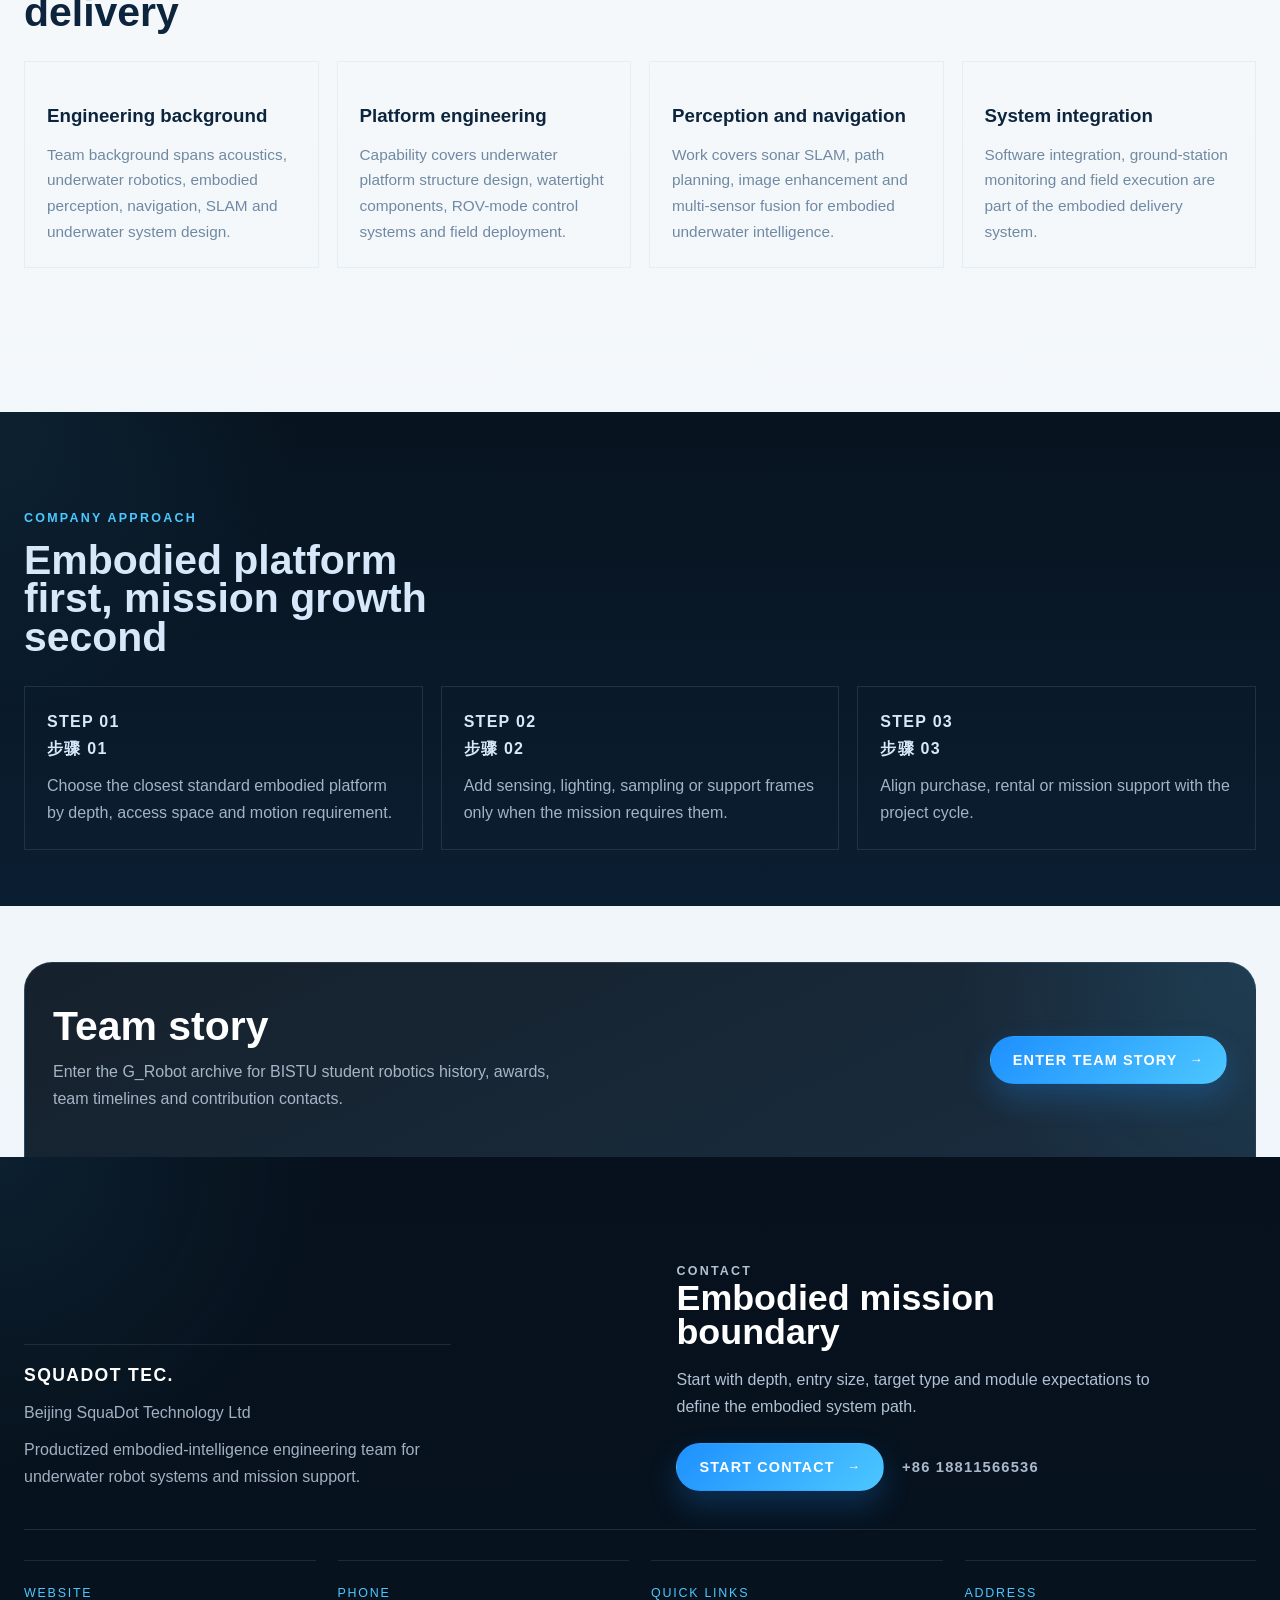
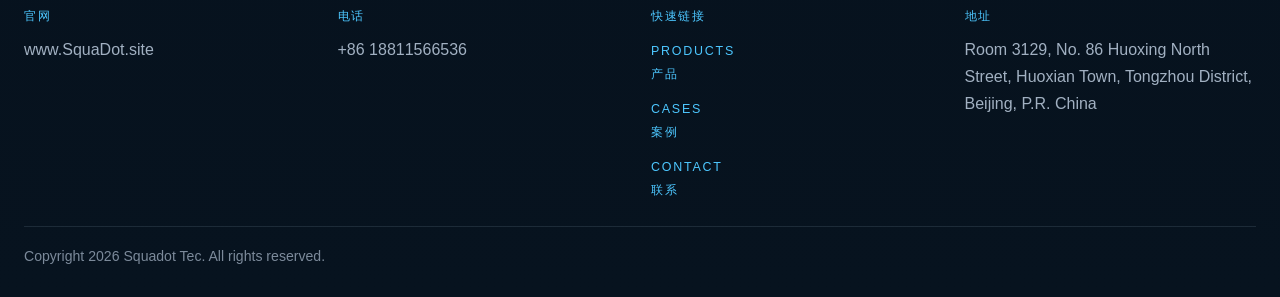
<file: about.html>
<!DOCTYPE html>
<html lang="en" data-lang="en">
<head>
  <meta charset="UTF-8">
  <meta name="viewport" content="width=device-width, initial-scale=1.0">
  <title>About | Squadot Tec.</title>
  <meta id="page-description" name="description" content="Learn about Squadot Tec. as a productized embodied-intelligence engineering team for underwater robot platforms and mission delivery.">
  <meta id="og-title" property="og:title" content="About | Squadot Tec.">
  <meta id="og-description" property="og:description" content="Learn about Squadot Tec. as a productized embodied-intelligence engineering team for underwater robot platforms and mission delivery.">
  <meta id="og-locale" property="og:locale" content="en_US">
  <meta property="og:type" content="website">
  <meta property="og:site_name" content="Squadot Tec.">
  <link rel="stylesheet" href="./styles.css">
</head>
<body
  data-page="about"
  data-title-en="About | Squadot Tec."
  data-title-zh="关于 | Squadot Tec."
  data-description-en="Learn about Squadot Tec. as a productized embodied-intelligence engineering team for underwater robot platforms and mission delivery."
  data-description-zh="了解 Squadot Tec. 面向水下机器人平台与任务交付的具身智能产品化工程能力。"
>
  <div class="site-shell">
    <header class="site-header">
      <div class="header-frame">
        <div class="header-grid">
          <a class="brand" href="./index.html" aria-label="Squadot Tec.">
            <img class="brand-logo lang-en" src="./assets/brand/squadot-en.webp" alt="Squadot Tec." decoding="async" width="591" height="591" srcset="./assets/brand/squadot-en.webp 1x" sizes="86px">
            <img class="brand-logo lang-zh" src="./assets/brand/squadot-zh.webp" alt="Squadot Tec." decoding="async" width="591" height="591" srcset="./assets/brand/squadot-zh.webp 1x" sizes="86px">
            <div class="brand-copy">
              <strong class="lang-en" data-copy="common.brand.topic"></strong>
              <strong class="lang-zh" data-copy="common.brand.topic"></strong>
              <span class="lang-en" data-copy="common.brand.company"></span>
              <span class="lang-zh" data-copy="common.brand.company"></span>
            </div>
          </a>
          <button class="menu-toggle" type="button" aria-label="Open navigation" aria-expanded="false">
            <span></span>
            <span></span>
          </button>
          <div class="header-panel">
            <div class="header-bottom-row">
              <nav class="site-nav">
                <a href="./products.html"><span class="lang-en" data-copy="common.nav.products"></span><span class="lang-zh" data-copy="common.nav.products"></span></a>
                <a href="./applications.html"><span class="lang-en" data-copy="common.nav.applications"></span><span class="lang-zh" data-copy="common.nav.applications"></span></a>
                <a href="./capabilities.html"><span class="lang-en" data-copy="common.nav.capabilities"></span><span class="lang-zh" data-copy="common.nav.capabilities"></span></a>
                <a href="./cases.html"><span class="lang-en" data-copy="common.nav.cases"></span><span class="lang-zh" data-copy="common.nav.cases"></span></a>
                <a class="is-active" aria-current="page" href="./about.html"><span class="lang-en" data-copy="common.nav.about"></span><span class="lang-zh" data-copy="common.nav.about"></span></a>
                <a href="./contact.html"><span class="lang-en" data-copy="common.nav.contact"></span><span class="lang-zh" data-copy="common.nav.contact"></span></a>
              </nav>
              <div class="lang-switch" aria-label="Language switcher">
                <button type="button" data-lang-switch="en" aria-label="Switch to English">EN</button>
                <button type="button" data-lang-switch="zh" aria-label="切换到中文">中文</button>
              </div>
            </div>
          </div>
        </div>
      </div>
    </header>

    <main>
      <section class="hero hero-page reveal">
        <div class="hero-page-grid">
                    <div class="hero-copy">
            <p class="eyebrow lang-en" data-copy="pages.about.copy.about_squadot_tec"></p>
            <p class="eyebrow lang-zh" data-copy="pages.about.copy.about_squadot_tec"></p>
            <h1 class="lang-en" data-copy="pages.about.copy.engineering_team_for_underwater_systems"></h1>
            <h1 class="lang-zh" data-copy="pages.about.copy.engineering_team_for_underwater_systems"></h1>
            <p class="hero-text lang-en" data-copy="pages.about.copy.squadot_tec_focuses_on_underwater_observation_structural_inspection"></p>
            <p class="hero-text lang-zh" data-copy="pages.about.copy.squadot_tec_focuses_on_underwater_observation_structural_inspection"></p>
            <ul class="hero-keywords">
              <li><span class="lang-en" data-copy="pages.about.copy.engineering_team"></span><span class="lang-zh" data-copy="pages.about.copy.engineering_team"></span></li>
              <li><span class="lang-en" data-copy="pages.about.copy.platform_delivery"></span><span class="lang-zh" data-copy="pages.about.copy.platform_delivery"></span></li>
              <li><span class="lang-en" data-copy="pages.about.copy.project_growth"></span><span class="lang-zh" data-copy="pages.about.copy.project_growth"></span></li>
            </ul>
            <div class="hero-actions">
              <a class="button button-primary" href="#identity">
                <span class="lang-en" data-copy="pages.about.copy.see_team_logic"></span>
                <span class="lang-zh" data-copy="pages.about.copy.see_team_logic"></span>
              </a>
            </div>
            <p class="hero-note lang-en" data-copy="pages.about.copy.understand_the_team_through_platform_engineering_sensing_control"></p>
            <p class="hero-note lang-zh" data-copy="pages.about.copy.understand_the_team_through_platform_engineering_sensing_control"></p>
          </div>
          <div class="page-visual">
            <div class="page-frame">
              <img src="./assets/images/about/about-hero.webp" alt="About Squadot engineering team" loading="eager" fetchpriority="high" decoding="async" srcset="./assets/images/about/about-hero.webp 1x" sizes="(max-width: 980px) 100vw, 48vw" width="1059" height="701">
            </div>
          </div>
        </div>
      </section>

      <section class="section">
        <div class="section-shell compact reveal" id="identity">
          <div class="section-heading">
            <p class="eyebrow lang-en" data-copy="pages.about.copy.identity"></p>
            <p class="eyebrow lang-zh" data-copy="pages.about.copy.identity"></p>
            <h2 class="lang-en" data-copy="pages.about.copy.productized_engineering_team"></h2>
            <h2 class="lang-zh" data-copy="pages.about.copy.productized_engineering_team"></h2>
          </div>
          <div class="contact-grid">
            <article class="contact-card">
              <strong class="lang-en" data-copy="pages.about.copy.identity"></strong>
              <strong class="lang-zh" data-copy="pages.about.copy.identity"></strong>
              <p class="lang-en" data-copy="pages.about.copy.productized_engineering_team_for_underwater_robot_platforms_and"></p>
              <p class="lang-zh" data-copy="pages.about.copy.productized_engineering_team_for_underwater_robot_platforms_and"></p>
            </article>
            <article class="contact-card">
              <strong class="lang-en" data-copy="pages.about.copy.current_offering"></strong>
              <strong class="lang-zh" data-copy="pages.about.copy.current_offering"></strong>
              <p class="lang-en" data-copy="pages.about.copy.micro_to_medium_platforms_rental_purchase_field_support"></p>
              <p class="lang-zh" data-copy="pages.about.copy.micro_to_medium_platforms_rental_purchase_field_support"></p>
            </article>
            <article class="contact-card">
              <strong class="lang-en" data-copy="pages.about.copy.scene_focus"></strong>
              <strong class="lang-zh" data-copy="pages.about.copy.scene_focus"></strong>
              <p class="lang-en" data-copy="pages.about.copy.hydraulic_structures_nearshore_assets_ponds_shafts_culverts_and"></p>
              <p class="lang-zh" data-copy="pages.about.copy.hydraulic_structures_nearshore_assets_ponds_shafts_culverts_and"></p>
            </article>
            <article class="contact-card">
              <strong class="lang-en" data-copy="pages.about.copy.delivery_logic"></strong>
              <strong class="lang-zh" data-copy="pages.about.copy.delivery_logic"></strong>
              <p class="lang-en" data-copy="pages.about.copy.begin_with_a_standard_platform_then_expand_payloads"></p>
              <p class="lang-zh" data-copy="pages.about.copy.begin_with_a_standard_platform_then_expand_payloads"></p>
            </article>
          </div>
        </div>
      </section>

      <section class="section">
        <div class="section-shell reveal">
          <div class="section-heading">
            <p class="eyebrow lang-en" data-copy="pages.about.copy.team_background"></p>
            <p class="eyebrow lang-zh" data-copy="pages.about.copy.team_background"></p>
            <h2 class="lang-en" data-copy="pages.about.copy.platform_sensing_control_delivery"></h2>
            <h2 class="lang-zh" data-copy="pages.about.copy.platform_sensing_control_delivery"></h2>
          </div>
          <div class="team-grid">
            <article class="info-card">
              <h3 class="lang-en" data-copy="pages.about.copy.engineering_background"></h3>
              <h3 class="lang-zh" data-copy="pages.about.copy.engineering_background"></h3>
              <p class="lang-en" data-copy="pages.about.copy.team_background_spans_acoustics_underwater_robotics_navigation_slam"></p>
              <p class="lang-zh" data-copy="pages.about.copy.team_background_spans_acoustics_underwater_robotics_navigation_slam"></p>
            </article>
            <article class="info-card">
              <h3 class="lang-en" data-copy="pages.about.copy.platform_engineering"></h3>
              <h3 class="lang-zh" data-copy="pages.about.copy.platform_engineering"></h3>
              <p class="lang-en" data-copy="pages.about.copy.capability_covers_rov_auv_structure_design_watertight_components"></p>
              <p class="lang-zh" data-copy="pages.about.copy.capability_covers_rov_auv_structure_design_watertight_components"></p>
            </article>
            <article class="info-card">
              <h3 class="lang-en" data-copy="pages.about.copy.perception_and_navigation"></h3>
              <h3 class="lang-zh" data-copy="pages.about.copy.perception_and_navigation"></h3>
              <p class="lang-en" data-copy="pages.about.copy.work_covers_sonar_slam_path_planning_image_enhancement"></p>
              <p class="lang-zh" data-copy="pages.about.copy.work_covers_sonar_slam_path_planning_image_enhancement"></p>
            </article>
            <article class="info-card">
              <h3 class="lang-en" data-copy="pages.about.copy.system_integration"></h3>
              <h3 class="lang-zh" data-copy="pages.about.copy.system_integration"></h3>
              <p class="lang-en" data-copy="pages.about.copy.software_integration_ground_station_monitoring_and_field_execution"></p>
              <p class="lang-zh" data-copy="pages.about.copy.software_integration_ground_station_monitoring_and_field_execution"></p>
            </article>
          </div>
        </div>
      </section>

      <section class="section">
        <div class="section-shell dark reveal">
          <div class="section-heading">
            <p class="eyebrow lang-en" data-copy="pages.about.copy.company_approach"></p>
            <p class="eyebrow lang-zh" data-copy="pages.about.copy.company_approach"></p>
            <h2 class="lang-en" data-copy="pages.about.copy.standard_platform_first_mission_growth_second"></h2>
            <h2 class="lang-zh" data-copy="pages.about.copy.standard_platform_first_mission_growth_second"></h2>
          </div>
          <div class="applications-grid">
            <article class="detail-box">
              <strong class="lang-en" data-copy="pages.about.copy.step_01"></strong>
              <strong class="lang-zh" data-copy="pages.about.copy.step_01"></strong>
              <p class="lang-en" data-copy="pages.about.copy.choose_the_closest_standard_platform_by_depth_access"></p>
              <p class="lang-zh" data-copy="pages.about.copy.choose_the_closest_standard_platform_by_depth_access"></p>
            </article>
            <article class="detail-box">
              <strong class="lang-en" data-copy="pages.about.copy.step_02"></strong>
              <strong class="lang-zh" data-copy="pages.about.copy.step_02"></strong>
              <p class="lang-en" data-copy="pages.about.copy.add_sensing_lighting_sampling_or_support_frames_only"></p>
              <p class="lang-zh" data-copy="pages.about.copy.add_sensing_lighting_sampling_or_support_frames_only"></p>
            </article>
            <article class="detail-box">
              <strong class="lang-en" data-copy="pages.about.copy.step_03"></strong>
              <strong class="lang-zh" data-copy="pages.about.copy.step_03"></strong>
              <p class="lang-en" data-copy="pages.about.copy.align_purchase_rental_or_mission_support_with_the"></p>
              <p class="lang-zh" data-copy="pages.about.copy.align_purchase_rental_or_mission_support_with_the"></p>
            </article>
          </div>
        </div>
      </section>
      <section class="section">
        <div class="section-shell section-shell-closure reveal" id="team-story-entry">
          <div class="cta-band">
            <div>
              <h2 class="lang-en" data-copy="pages.about.copy.team_story_entry"></h2>
              <h2 class="lang-zh" data-copy="pages.about.copy.team_story_entry"></h2>
              <p class="lang-en" data-copy="pages.about.copy.team_story_entry_note"></p>
              <p class="lang-zh" data-copy="pages.about.copy.team_story_entry_note"></p>
            </div>
            <a class="button button-primary" href="./team-story/index.html">
              <span class="lang-en" data-copy="pages.about.copy.enter_team_story"></span>
              <span class="lang-zh" data-copy="pages.about.copy.enter_team_story"></span>
            </a>
          </div>
        </div>
      </section>
    </main>

    <footer class="site-footer footer-home">
      <div class="site-footer-shell">
        <div class="footer-topline">
          <div class="footer-brand footer-brand-home">
            <strong>Squadot Tec.</strong>
            <p class="lang-en" data-copy="pages.about.copy.beijing_squadot_technology_ltd"></p>
            <p class="lang-zh" data-copy="pages.about.copy.beijing_squadot_technology_ltd"></p>
            <p class="lang-en" data-copy="pages.about.copy.productized_engineering_team_for_underwater_robot_systems_and"></p>
            <p class="lang-zh" data-copy="pages.about.copy.productized_engineering_team_for_underwater_robot_systems_and"></p>
          </div>
          <div class="footer-contact-callout">
            <p class="eyebrow lang-en" data-copy="pages.about.copy.contact"></p>
            <p class="eyebrow lang-zh" data-copy="pages.about.copy.contact"></p>
            <h2 class="lang-en" data-copy="pages.about.copy.mission_boundary"></h2>
            <h2 class="lang-zh" data-copy="pages.about.copy.mission_boundary"></h2>
            <p class="lang-en" data-copy="pages.about.copy.start_with_depth_entry_size_target_type_and"></p>
            <p class="lang-zh" data-copy="pages.about.copy.start_with_depth_entry_size_target_type_and"></p>
            <div class="footer-contact-actions">
              <a class="button button-primary" href="./contact.html">
                <span class="lang-en" data-copy="pages.about.copy.start_contact"></span>
                <span class="lang-zh" data-copy="pages.about.copy.start_contact"></span>
              </a>
              <a class="footer-inline-link" href="tel:+8618811566536">+86 18811566536</a>
            </div>
          </div>
        </div>
        <div class="footer-main footer-main-home">
          <div class="footer-list">
            <span class="lang-en" data-copy="common.footer.website_label"></span>
            <span class="lang-zh" data-copy="common.footer.website_label"></span>
            <p><a href="https://www.SquaDot.site" target="_blank" rel="noreferrer">www.SquaDot.site</a></p>
          </div>
          <div class="footer-list">
            <span class="lang-en" data-copy="common.footer.phone_label"></span>
            <span class="lang-zh" data-copy="common.footer.phone_label"></span>
            <p><a href="tel:+8618811566536">+86 18811566536</a></p>
          </div>
          <div class="footer-list">
            <span class="lang-en" data-copy="common.footer.quick_links_label"></span>
            <span class="lang-zh" data-copy="common.footer.quick_links_label"></span>
            <p><a href="./products.html"><span class="lang-en" data-copy="common.nav.products"></span><span class="lang-zh" data-copy="common.nav.products"></span></a></p>
            <p><a href="./cases.html"><span class="lang-en" data-copy="common.nav.cases"></span><span class="lang-zh" data-copy="common.nav.cases"></span></a></p>
            <p><a href="./contact.html"><span class="lang-en" data-copy="common.nav.contact"></span><span class="lang-zh" data-copy="common.nav.contact"></span></a></p>
          </div>
          <div class="footer-list">
            <span class="lang-en" data-copy="common.footer.address_label"></span>
            <span class="lang-zh" data-copy="common.footer.address_label"></span>
            <p class="lang-en" data-copy="common.footer.address"></p>
            <p class="lang-zh" data-copy="common.footer.address"></p>
          </div>
        </div>
        <div class="footer-legal">
          <span class="lang-en" data-copy="common.footer.legal"></span>
          <span class="lang-zh" data-copy="common.footer.legal"></span>
        </div>
      </div>
    </footer>
  </div>
  <script src="./content.js"></script>
  <script src="./script.js"></script>
</body>
</html>
</file>
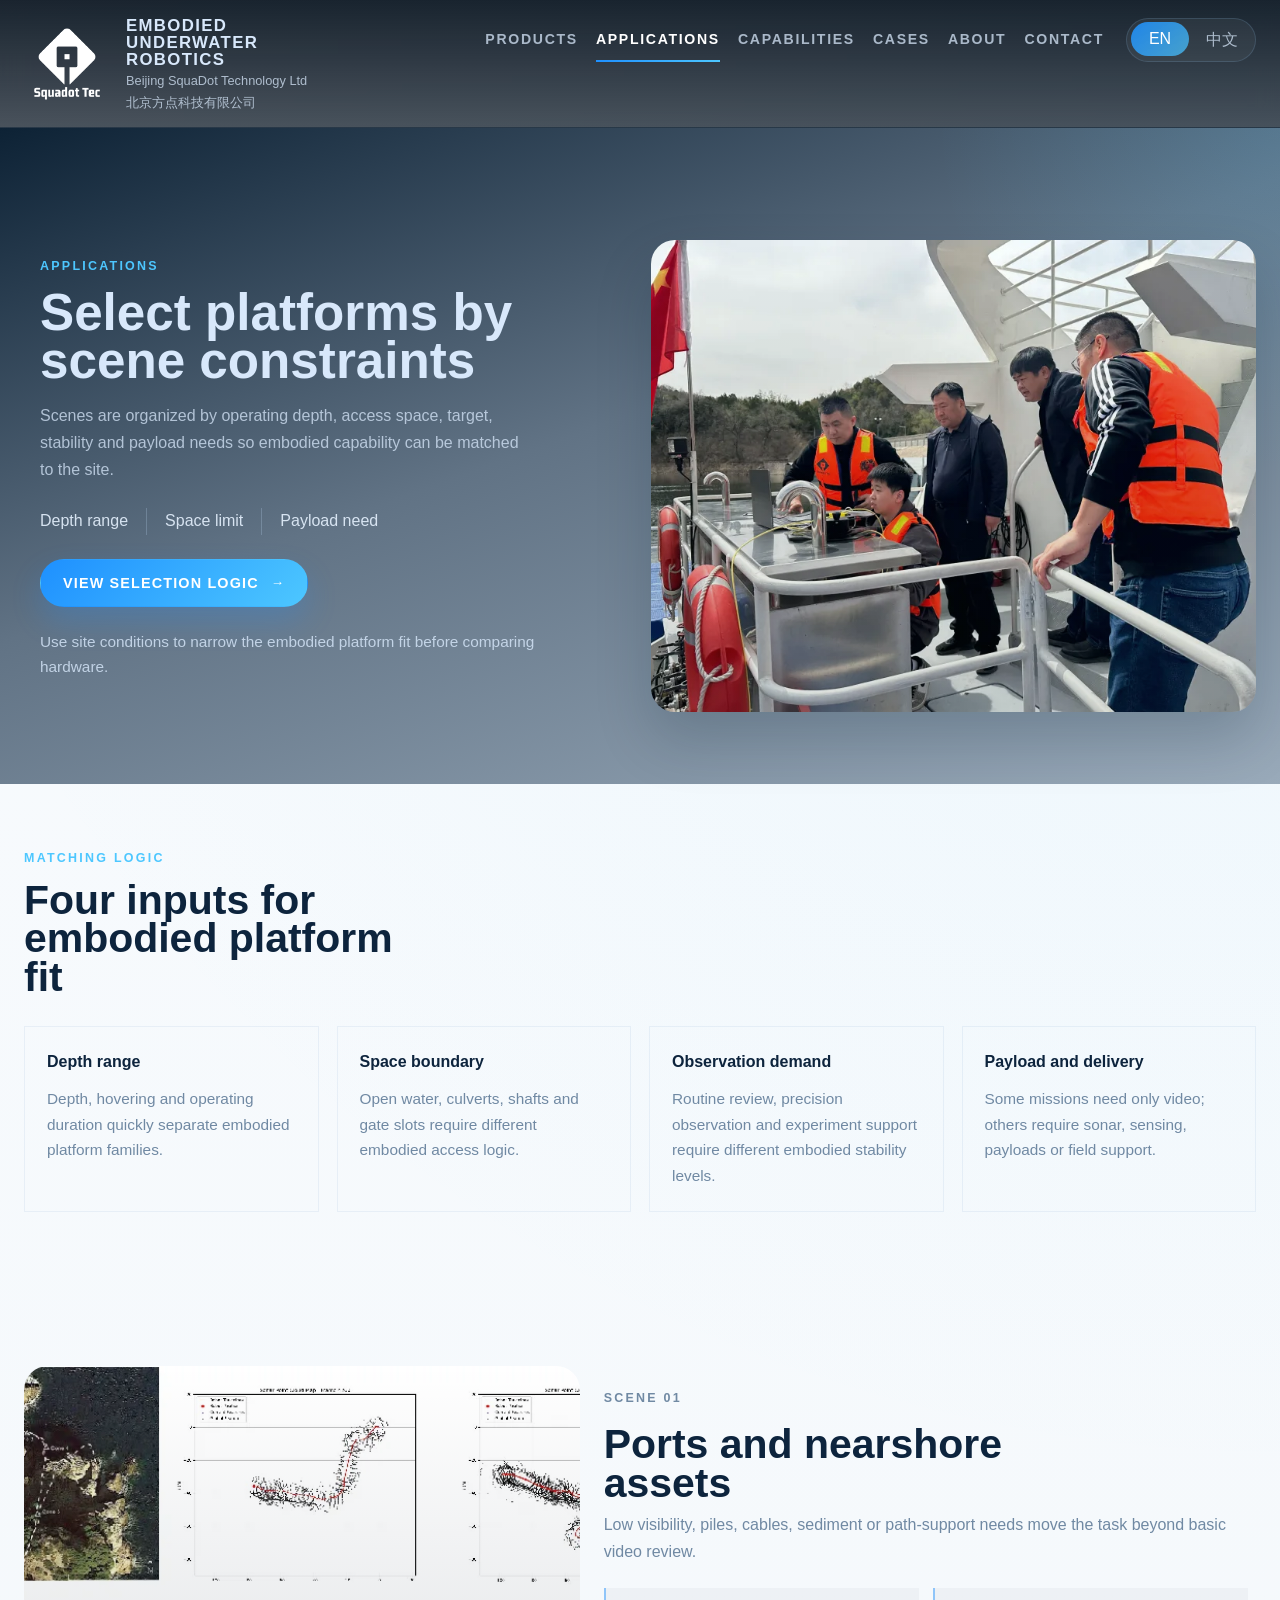
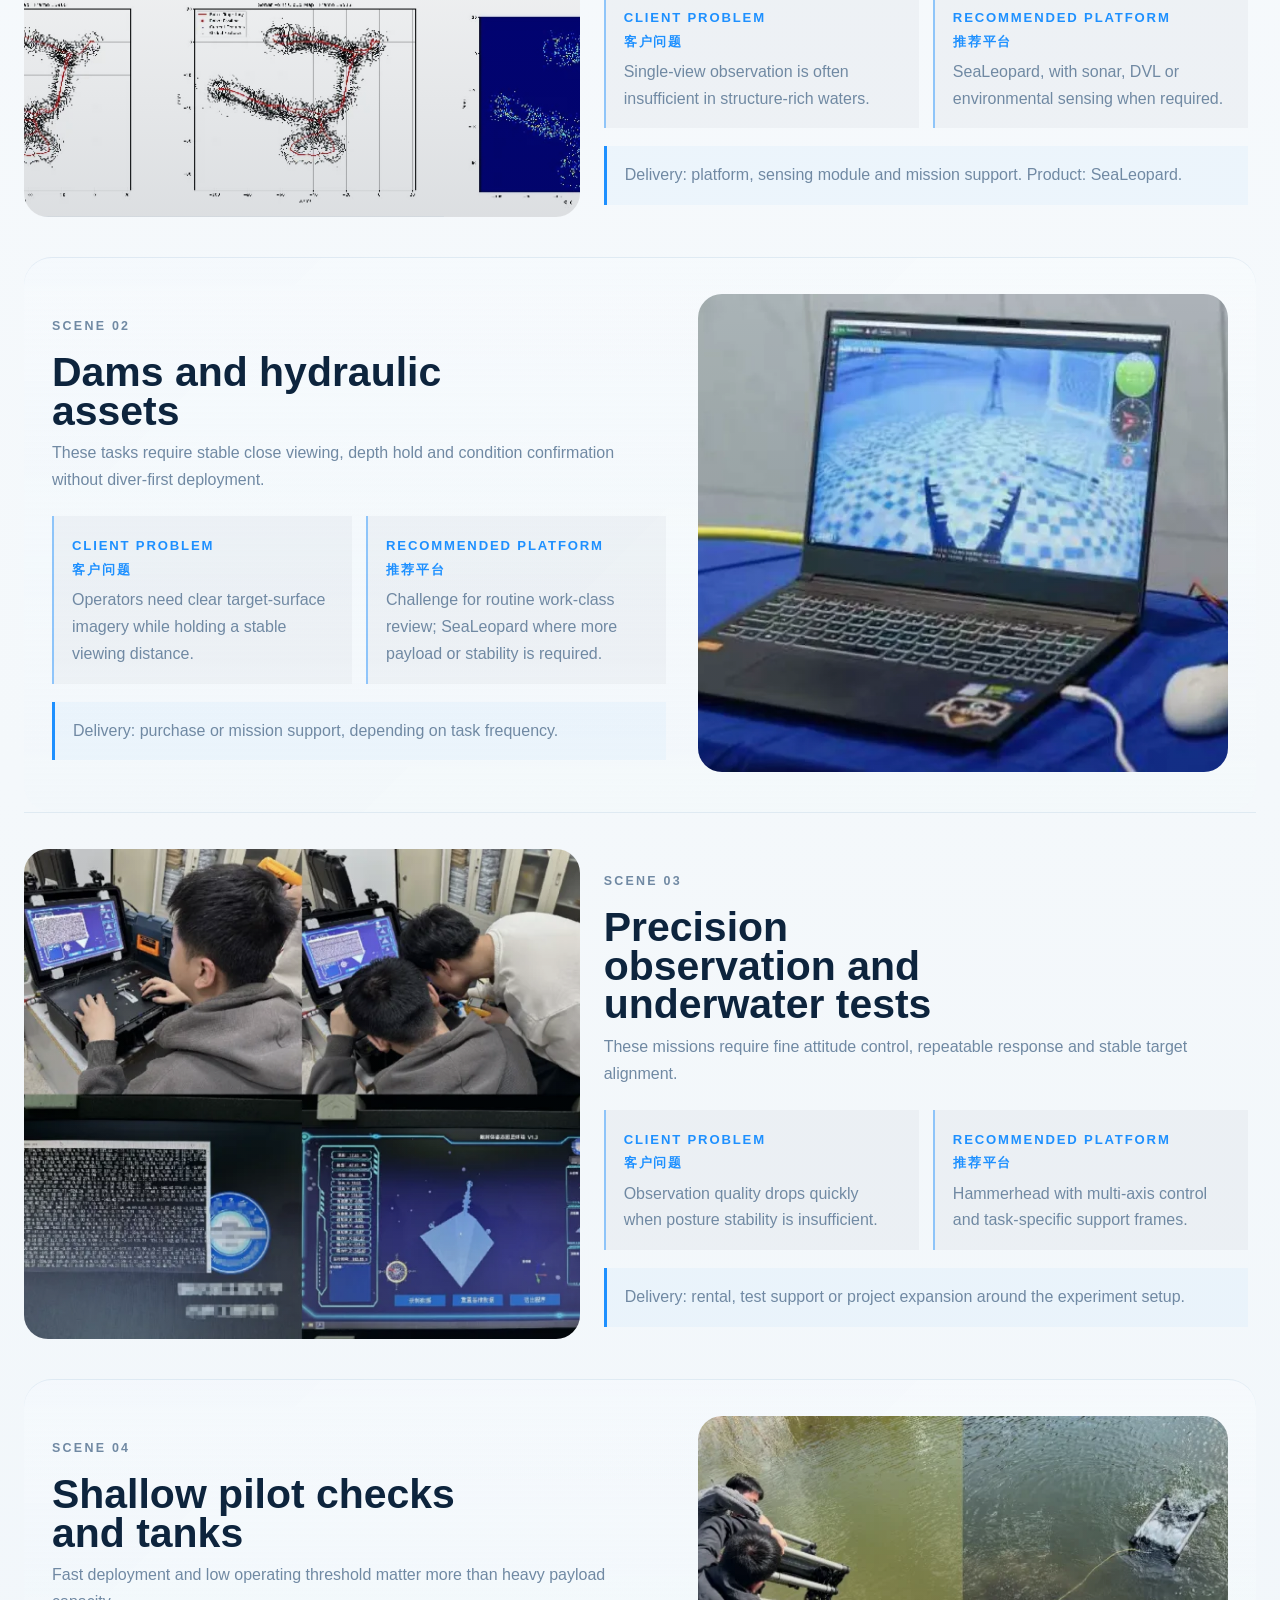
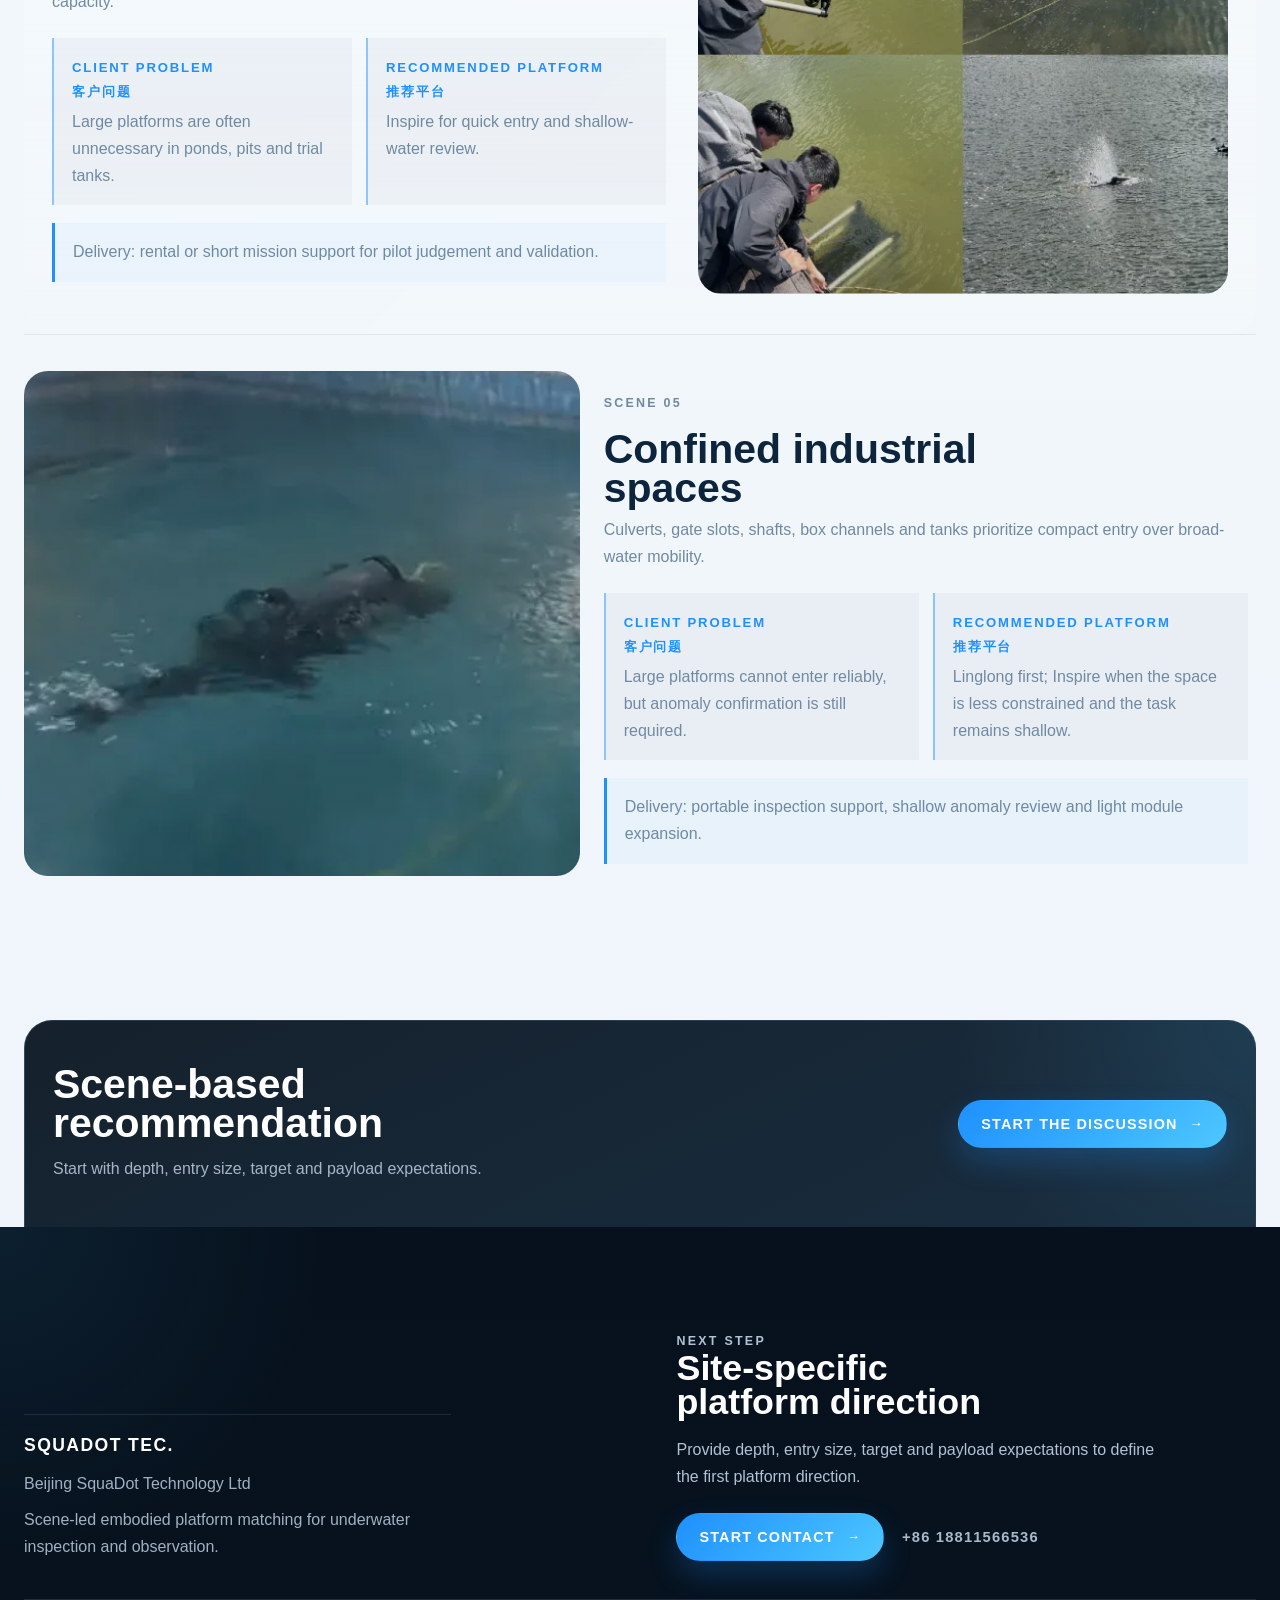
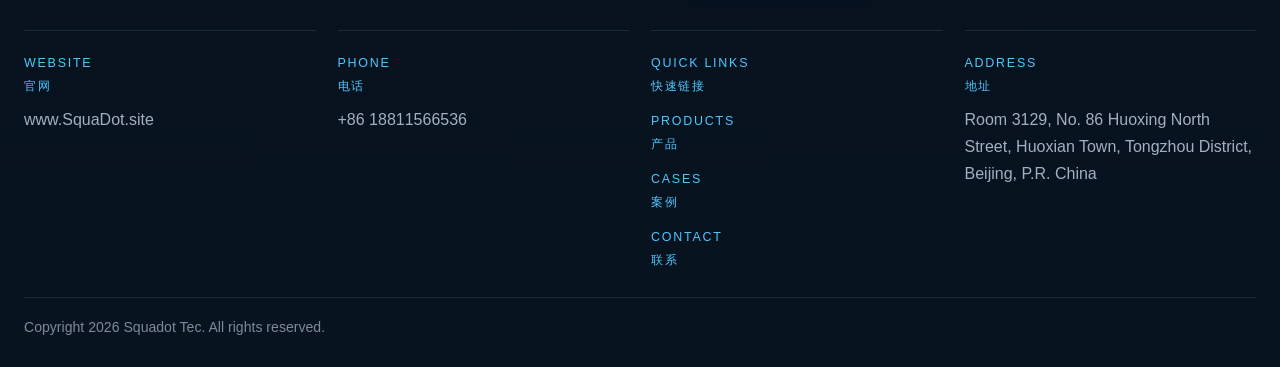
<file: applications.html>
<!DOCTYPE html>
<html lang="en" data-lang="en">
<head>
  <meta charset="UTF-8">
  <meta name="viewport" content="width=device-width, initial-scale=1.0">
  <title>Applications | Squadot Tec.</title>
  <meta id="page-description" name="description" content="Match embodied underwater platforms to hydraulic inspection, nearshore assets, shallow-water checks and confined access tasks.">
  <meta id="og-title" property="og:title" content="Applications | Squadot Tec.">
  <meta id="og-description" property="og:description" content="Match embodied underwater platforms to hydraulic inspection, nearshore assets, shallow-water checks and confined access tasks.">
  <meta id="og-locale" property="og:locale" content="en_US">
  <meta property="og:type" content="website">
  <meta property="og:site_name" content="Squadot Tec.">
  <link rel="stylesheet" href="./styles.css">
</head>
<body
  data-page="applications"
  data-title-en="Applications | Squadot Tec."
  data-title-zh="场景 | Squadot Tec."
  data-description-en="Match embodied underwater platforms to hydraulic inspection, nearshore assets, shallow-water checks and confined access tasks."
  data-description-zh="按水深、进入空间、目标、稳定性与挂载需求匹配水下具身智能平台。"
>
  <div class="site-shell">
    <header class="site-header">
      <div class="header-frame">
        <div class="header-grid">
          <a class="brand" href="./index.html" aria-label="Squadot Tec.">
            <img class="brand-logo lang-en" src="./assets/brand/squadot-en.webp" alt="Squadot Tec." decoding="async" width="591" height="591" srcset="./assets/brand/squadot-en.webp 1x" sizes="86px">
            <img class="brand-logo lang-zh" src="./assets/brand/squadot-zh.webp" alt="Squadot Tec." decoding="async" width="591" height="591" srcset="./assets/brand/squadot-zh.webp 1x" sizes="86px">
            <div class="brand-copy">
              <strong class="lang-en" data-copy="common.brand.topic"></strong>
              <strong class="lang-zh" data-copy="common.brand.topic"></strong>
              <span class="lang-en" data-copy="common.brand.company"></span>
              <span class="lang-zh" data-copy="common.brand.company"></span>
            </div>
          </a>
          <button class="menu-toggle" type="button" aria-label="Open navigation" aria-expanded="false">
            <span></span>
            <span></span>
          </button>
          <div class="header-panel">
            <div class="header-bottom-row">
              <nav class="site-nav">
                <a href="./products.html"><span class="lang-en" data-copy="common.nav.products"></span><span class="lang-zh" data-copy="common.nav.products"></span></a>
                <a class="is-active" aria-current="page" href="./applications.html"><span class="lang-en" data-copy="common.nav.applications"></span><span class="lang-zh" data-copy="common.nav.applications"></span></a>
                <a href="./capabilities.html"><span class="lang-en" data-copy="common.nav.capabilities"></span><span class="lang-zh" data-copy="common.nav.capabilities"></span></a>
                <a href="./cases.html"><span class="lang-en" data-copy="common.nav.cases"></span><span class="lang-zh" data-copy="common.nav.cases"></span></a>
                <a href="./about.html"><span class="lang-en" data-copy="common.nav.about"></span><span class="lang-zh" data-copy="common.nav.about"></span></a>
                <a href="./contact.html"><span class="lang-en" data-copy="common.nav.contact"></span><span class="lang-zh" data-copy="common.nav.contact"></span></a>
              </nav>
              <div class="lang-switch" aria-label="Language switcher">
                <button type="button" data-lang-switch="en" aria-label="Switch to English">EN</button>
                <button type="button" data-lang-switch="zh" aria-label="切换到中文">中文</button>
              </div>
            </div>
          </div>
        </div>
      </div>
    </header>

    <main>
      <section class="hero hero-page reveal">
        <div class="hero-page-grid">
                    <div class="hero-copy">
            <p class="eyebrow lang-en" data-copy="pages.applications.copy.applications"></p>
            <p class="eyebrow lang-zh" data-copy="pages.applications.copy.applications"></p>
            <h1 class="lang-en" data-copy="pages.applications.copy.select_platforms_by_scene_constraints"></h1>
            <h1 class="lang-zh" data-copy="pages.applications.copy.select_platforms_by_scene_constraints"></h1>
            <p class="hero-text lang-en" data-copy="pages.applications.copy.scenes_are_organized_by_operating_depth_access_space"></p>
            <p class="hero-text lang-zh" data-copy="pages.applications.copy.scenes_are_organized_by_operating_depth_access_space"></p>
            <ul class="hero-keywords">
              <li><span class="lang-en" data-copy="pages.applications.copy.depth_range"></span><span class="lang-zh" data-copy="pages.applications.copy.depth_range"></span></li>
              <li><span class="lang-en" data-copy="pages.applications.copy.space_limit"></span><span class="lang-zh" data-copy="pages.applications.copy.space_limit"></span></li>
              <li><span class="lang-en" data-copy="pages.applications.copy.payload_need"></span><span class="lang-zh" data-copy="pages.applications.copy.payload_need"></span></li>
            </ul>
            <div class="hero-actions">
              <a class="button button-primary" href="#matching-logic">
                <span class="lang-en" data-copy="pages.applications.copy.view_selection_logic"></span>
                <span class="lang-zh" data-copy="pages.applications.copy.view_selection_logic"></span>
              </a>
            </div>
            <p class="hero-note lang-en" data-copy="pages.applications.copy.use_site_conditions_to_narrow_platform_fit_before"></p>
            <p class="hero-note lang-zh" data-copy="pages.applications.copy.use_site_conditions_to_narrow_platform_fit_before"></p>
          </div>
          <div class="page-visual">
            <div class="page-frame">
              <img src="./assets/images/applications/applications-hero.webp" alt="Application hero platform" loading="eager" fetchpriority="high" decoding="async" srcset="./assets/images/applications/applications-hero.webp 1x" sizes="(max-width: 980px) 100vw, 48vw" width="863" height="608">
            </div>
          </div>
        </div>
      </section>

      <section class="section">
        <div class="section-shell compact reveal" id="matching-logic">
          <div class="section-heading">
            <p class="eyebrow lang-en" data-copy="pages.applications.copy.matching_logic"></p>
            <p class="eyebrow lang-zh" data-copy="pages.applications.copy.matching_logic"></p>
            <h2 class="lang-en" data-copy="pages.applications.copy.four_inputs_for_platform_fit"></h2>
            <h2 class="lang-zh" data-copy="pages.applications.copy.four_inputs_for_platform_fit"></h2>
          </div>
          <div class="brief-list">
            <article class="contact-card">
              <strong class="lang-en" data-copy="pages.applications.copy.depth_range"></strong>
              <strong class="lang-zh" data-copy="pages.applications.copy.depth_range"></strong>
              <p class="lang-en" data-copy="pages.applications.copy.depth_hovering_and_operating_duration_quickly_separate_platform"></p>
              <p class="lang-zh" data-copy="pages.applications.copy.depth_hovering_and_operating_duration_quickly_separate_platform"></p>
            </article>
            <article class="contact-card">
              <strong class="lang-en" data-copy="pages.applications.copy.space_boundary"></strong>
              <strong class="lang-zh" data-copy="pages.applications.copy.space_boundary"></strong>
              <p class="lang-en" data-copy="pages.applications.copy.open_water_culverts_shafts_and_gate_slots_require"></p>
              <p class="lang-zh" data-copy="pages.applications.copy.open_water_culverts_shafts_and_gate_slots_require"></p>
            </article>
            <article class="contact-card">
              <strong class="lang-en" data-copy="pages.applications.copy.observation_demand"></strong>
              <strong class="lang-zh" data-copy="pages.applications.copy.observation_demand"></strong>
              <p class="lang-en" data-copy="pages.applications.copy.routine_review_precision_observation_and_experiment_support_require"></p>
              <p class="lang-zh" data-copy="pages.applications.copy.routine_review_precision_observation_and_experiment_support_require"></p>
            </article>
            <article class="contact-card">
              <strong class="lang-en" data-copy="pages.applications.copy.payload_and_delivery"></strong>
              <strong class="lang-zh" data-copy="pages.applications.copy.payload_and_delivery"></strong>
              <p class="lang-en" data-copy="pages.applications.copy.some_missions_need_only_video_others_require_sonar"></p>
              <p class="lang-zh" data-copy="pages.applications.copy.some_missions_need_only_video_others_require_sonar"></p>
            </article>
          </div>
        </div>
      </section>

      <section class="section">
        <div class="section-shell reveal">
          <div class="stack-block">
            <div class="stack-visual">
              <div class="stack-frame">
                <img src="./assets/images/applications/applications-scene-01-ports.webp" alt="Nearshore and port inspection" loading="lazy" decoding="async" srcset="./assets/images/applications/applications-scene-01-ports.webp 1x" sizes="(max-width: 980px) 100vw, 48vw" width="828" height="437">
              </div>
            </div>
            <div class="stack-copy">
              <p class="eyebrow lang-en" data-copy="pages.applications.copy.scene_01"></p>
              <p class="eyebrow lang-zh" data-copy="pages.applications.copy.scene_01"></p>
              <h2 class="lang-en" data-copy="pages.applications.copy.ports_and_nearshore_assets"></h2>
              <h2 class="lang-zh" data-copy="pages.applications.copy.ports_and_nearshore_assets"></h2>
              <p class="lang-en" data-copy="pages.applications.copy.low_visibility_piles_cables_sediment_or_path_support"></p>
              <p class="lang-zh" data-copy="pages.applications.copy.low_visibility_piles_cables_sediment_or_path_support"></p>
              <div class="stack-meta">
                <div>
                  <strong class="lang-en" data-copy="pages.applications.copy.client_problem"></strong>
                  <strong class="lang-zh" data-copy="pages.applications.copy.client_problem"></strong>
                  <p class="lang-en" data-copy="pages.applications.copy.single_view_observation_is_often_insufficient_in_structure"></p>
                  <p class="lang-zh" data-copy="pages.applications.copy.single_view_observation_is_often_insufficient_in_structure"></p>
                </div>
                <div>
                  <strong class="lang-en" data-copy="pages.applications.copy.recommended_platform"></strong>
                  <strong class="lang-zh" data-copy="pages.applications.copy.recommended_platform"></strong>
                  <p class="lang-en" data-copy="pages.applications.copy.sealeopard_with_sonar_dvl_or_environmental_sensing_when"></p>
                  <p class="lang-zh" data-copy="pages.applications.copy.sealeopard_with_sonar_dvl_or_environmental_sensing_when"></p>
                </div>
              </div>
              <div class="quote-note">
                <p class="lang-en" data-copy="pages.applications.copy.delivery_platform_sensing_module_and_mission_support_product"></p>
                <p class="lang-zh" data-copy="pages.applications.copy.delivery_platform_sensing_module_and_mission_support_product"></p>
              </div>
            </div>
          </div>

          <div class="stack-block is-reverse">
            <div class="stack-visual">
              <div class="stack-frame">
                <img src="./assets/images/applications/applications-scene-02-hydraulic.webp" alt="Dam and hydraulic inspection" loading="lazy" decoding="async" srcset="./assets/images/applications/applications-scene-02-hydraulic.webp 1x" sizes="(max-width: 980px) 100vw, 48vw" width="850" height="609">
              </div>
            </div>
            <div class="stack-copy">
              <p class="eyebrow lang-en" data-copy="pages.applications.copy.scene_02"></p>
              <p class="eyebrow lang-zh" data-copy="pages.applications.copy.scene_02"></p>
              <h2 class="lang-en" data-copy="pages.applications.copy.dams_and_hydraulic_assets"></h2>
              <h2 class="lang-zh" data-copy="pages.applications.copy.dams_and_hydraulic_assets"></h2>
              <p class="lang-en" data-copy="pages.applications.copy.these_tasks_require_stable_close_viewing_depth_hold"></p>
              <p class="lang-zh" data-copy="pages.applications.copy.these_tasks_require_stable_close_viewing_depth_hold"></p>
              <div class="stack-meta">
                <div>
                  <strong class="lang-en" data-copy="pages.applications.copy.client_problem"></strong>
                  <strong class="lang-zh" data-copy="pages.applications.copy.client_problem"></strong>
                  <p class="lang-en" data-copy="pages.applications.copy.operators_need_clear_target_surface_imagery_while_holding"></p>
                  <p class="lang-zh" data-copy="pages.applications.copy.operators_need_clear_target_surface_imagery_while_holding"></p>
                </div>
                <div>
                  <strong class="lang-en" data-copy="pages.applications.copy.recommended_platform"></strong>
                  <strong class="lang-zh" data-copy="pages.applications.copy.recommended_platform"></strong>
                  <p class="lang-en" data-copy="pages.applications.copy.challenge_for_routine_work_class_review_sealeopard_where"></p>
                  <p class="lang-zh" data-copy="pages.applications.copy.challenge_for_routine_work_class_review_sealeopard_where"></p>
                </div>
              </div>
              <div class="quote-note">
                <p class="lang-en" data-copy="pages.applications.copy.delivery_purchase_or_mission_support_depending_on_task"></p>
                <p class="lang-zh" data-copy="pages.applications.copy.delivery_purchase_or_mission_support_depending_on_task"></p>
              </div>
            </div>
          </div>

          <div class="stack-block">
            <div class="stack-visual">
              <div class="stack-frame">
                <img src="./assets/images/applications/applications-scene-03-observation.webp" alt="High-control observation" loading="lazy" decoding="async" srcset="./assets/images/applications/applications-scene-03-observation.webp 1x" sizes="(max-width: 980px) 100vw, 48vw" width="719" height="539">
              </div>
            </div>
            <div class="stack-copy">
              <p class="eyebrow lang-en" data-copy="pages.applications.copy.scene_03"></p>
              <p class="eyebrow lang-zh" data-copy="pages.applications.copy.scene_03"></p>
              <h2 class="lang-en" data-copy="pages.applications.copy.precision_observation_and_underwater_tests"></h2>
              <h2 class="lang-zh" data-copy="pages.applications.copy.precision_observation_and_underwater_tests"></h2>
              <p class="lang-en" data-copy="pages.applications.copy.these_missions_require_fine_attitude_control_repeatable_response"></p>
              <p class="lang-zh" data-copy="pages.applications.copy.these_missions_require_fine_attitude_control_repeatable_response"></p>
              <div class="stack-meta">
                <div>
                  <strong class="lang-en" data-copy="pages.applications.copy.client_problem"></strong>
                  <strong class="lang-zh" data-copy="pages.applications.copy.client_problem"></strong>
                  <p class="lang-en" data-copy="pages.applications.copy.observation_quality_drops_quickly_when_posture_stability_is"></p>
                  <p class="lang-zh" data-copy="pages.applications.copy.observation_quality_drops_quickly_when_posture_stability_is"></p>
                </div>
                <div>
                  <strong class="lang-en" data-copy="pages.applications.copy.recommended_platform"></strong>
                  <strong class="lang-zh" data-copy="pages.applications.copy.recommended_platform"></strong>
                  <p class="lang-en" data-copy="pages.applications.copy.hammerhead_with_multi_axis_control_and_task_specific"></p>
                  <p class="lang-zh" data-copy="pages.applications.copy.hammerhead_with_multi_axis_control_and_task_specific"></p>
                </div>
              </div>
              <div class="quote-note">
                <p class="lang-en" data-copy="pages.applications.copy.delivery_rental_test_support_or_project_expansion_around"></p>
                <p class="lang-zh" data-copy="pages.applications.copy.delivery_rental_test_support_or_project_expansion_around"></p>
              </div>
            </div>
          </div>

          <div class="stack-block is-reverse">
            <div class="stack-visual">
              <div class="stack-frame">
                <img src="./assets/images/applications/applications-scene-04-shallow.webp" alt="Shallow-water pilot checks" loading="lazy" decoding="async" srcset="./assets/images/applications/applications-scene-04-shallow.webp 1x" sizes="(max-width: 980px) 100vw, 48vw" width="702" height="468">
              </div>
            </div>
            <div class="stack-copy">
              <p class="eyebrow lang-en" data-copy="pages.applications.copy.scene_04"></p>
              <p class="eyebrow lang-zh" data-copy="pages.applications.copy.scene_04"></p>
              <h2 class="lang-en" data-copy="pages.applications.copy.shallow_pilot_checks_and_tanks"></h2>
              <h2 class="lang-zh" data-copy="pages.applications.copy.shallow_pilot_checks_and_tanks"></h2>
              <p class="lang-en" data-copy="pages.applications.copy.fast_deployment_and_low_operating_threshold_matter_more"></p>
              <p class="lang-zh" data-copy="pages.applications.copy.fast_deployment_and_low_operating_threshold_matter_more"></p>
              <div class="stack-meta">
                <div>
                  <strong class="lang-en" data-copy="pages.applications.copy.client_problem"></strong>
                  <strong class="lang-zh" data-copy="pages.applications.copy.client_problem"></strong>
                  <p class="lang-en" data-copy="pages.applications.copy.large_platforms_are_often_unnecessary_in_ponds_pits"></p>
                  <p class="lang-zh" data-copy="pages.applications.copy.large_platforms_are_often_unnecessary_in_ponds_pits"></p>
                </div>
                <div>
                  <strong class="lang-en" data-copy="pages.applications.copy.recommended_platform"></strong>
                  <strong class="lang-zh" data-copy="pages.applications.copy.recommended_platform"></strong>
                  <p class="lang-en" data-copy="pages.applications.copy.inspire_for_quick_entry_and_shallow_water_review"></p>
                  <p class="lang-zh" data-copy="pages.applications.copy.inspire_for_quick_entry_and_shallow_water_review"></p>
                </div>
              </div>
              <div class="quote-note">
                <p class="lang-en" data-copy="pages.applications.copy.delivery_rental_or_short_mission_support_for_pilot"></p>
                <p class="lang-zh" data-copy="pages.applications.copy.delivery_rental_or_short_mission_support_for_pilot"></p>
              </div>
            </div>
          </div>

          <div class="stack-block">
            <div class="stack-visual">
              <div class="stack-frame">
                <img src="./assets/images/applications/applications-scene-05-confined.webp" alt="Constrained-space inspection" loading="lazy" decoding="async" srcset="./assets/images/applications/applications-scene-05-confined.webp 1x" sizes="(max-width: 980px) 100vw, 48vw" width="650" height="411">
              </div>
            </div>
            <div class="stack-copy">
              <p class="eyebrow lang-en" data-copy="pages.applications.copy.scene_05"></p>
              <p class="eyebrow lang-zh" data-copy="pages.applications.copy.scene_05"></p>
              <h2 class="lang-en" data-copy="pages.applications.copy.confined_industrial_spaces"></h2>
              <h2 class="lang-zh" data-copy="pages.applications.copy.confined_industrial_spaces"></h2>
              <p class="lang-en" data-copy="pages.applications.copy.culverts_gate_slots_shafts_box_channels_and_tanks"></p>
              <p class="lang-zh" data-copy="pages.applications.copy.culverts_gate_slots_shafts_box_channels_and_tanks"></p>
              <div class="stack-meta">
                <div>
                  <strong class="lang-en" data-copy="pages.applications.copy.client_problem"></strong>
                  <strong class="lang-zh" data-copy="pages.applications.copy.client_problem"></strong>
                  <p class="lang-en" data-copy="pages.applications.copy.large_platforms_cannot_enter_reliably_but_anomaly_confirmation"></p>
                  <p class="lang-zh" data-copy="pages.applications.copy.large_platforms_cannot_enter_reliably_but_anomaly_confirmation"></p>
                </div>
                <div>
                  <strong class="lang-en" data-copy="pages.applications.copy.recommended_platform"></strong>
                  <strong class="lang-zh" data-copy="pages.applications.copy.recommended_platform"></strong>
                  <p class="lang-en" data-copy="pages.applications.copy.linglong_first_inspire_when_the_space_is_less"></p>
                  <p class="lang-zh" data-copy="pages.applications.copy.linglong_first_inspire_when_the_space_is_less"></p>
                </div>
              </div>
              <div class="quote-note">
                <p class="lang-en" data-copy="pages.applications.copy.delivery_portable_inspection_support_shallow_anomaly_review_and"></p>
                <p class="lang-zh" data-copy="pages.applications.copy.delivery_portable_inspection_support_shallow_anomaly_review_and"></p>
              </div>
            </div>
          </div>

        </div>
      </section>
            <section class="section">
        <div class="section-shell section-shell-closure reveal">
          <div class="cta-band">
            <div>
              <h2 class="lang-en" data-copy="pages.applications.copy.scene_based_recommendation"></h2>
              <h2 class="lang-zh" data-copy="pages.applications.copy.scene_based_recommendation"></h2>
              <p class="lang-en" data-copy="pages.applications.copy.start_with_depth_entry_size_target_and_payload"></p>
              <p class="lang-zh" data-copy="pages.applications.copy.start_with_depth_entry_size_target_and_payload"></p>
            </div>
            <a class="button button-primary" href="./contact.html">
              <span class="lang-en" data-copy="pages.applications.copy.start_the_discussion"></span>
              <span class="lang-zh" data-copy="pages.applications.copy.start_the_discussion"></span>
            </a>
          </div>
        </div>
      </section>
    </main>

    <footer class="site-footer footer-home">
      <div class="site-footer-shell">
        <div class="footer-topline">
          <div class="footer-brand footer-brand-home">
            <strong>Squadot Tec.</strong>
            <p class="lang-en" data-copy="pages.applications.copy.beijing_squadot_technology_ltd"></p>
            <p class="lang-zh" data-copy="pages.applications.copy.beijing_squadot_technology_ltd"></p>
            <p class="lang-en" data-copy="pages.applications.copy.scene_led_platform_matching_for_underwater_inspection_and"></p>
            <p class="lang-zh" data-copy="pages.applications.copy.scene_led_platform_matching_for_underwater_inspection_and"></p>
          </div>
          <div class="footer-contact-callout">
            <p class="eyebrow lang-en" data-copy="pages.applications.copy.next_step"></p>
            <p class="eyebrow lang-zh" data-copy="pages.applications.copy.next_step"></p>
            <h2 class="lang-en" data-copy="pages.applications.copy.site_specific_platform_direction"></h2>
            <h2 class="lang-zh" data-copy="pages.applications.copy.site_specific_platform_direction"></h2>
            <p class="lang-en" data-copy="pages.applications.copy.provide_depth_entry_size_target_and_payload_expectations"></p>
            <p class="lang-zh" data-copy="pages.applications.copy.provide_depth_entry_size_target_and_payload_expectations"></p>
            <div class="footer-contact-actions">
              <a class="button button-primary" href="./contact.html">
                <span class="lang-en" data-copy="pages.applications.copy.start_contact"></span>
                <span class="lang-zh" data-copy="pages.applications.copy.start_contact"></span>
              </a>
              <a class="footer-inline-link" href="tel:+8618811566536">+86 18811566536</a>
            </div>
          </div>
        </div>
        <div class="footer-main footer-main-home">
          <div class="footer-list">
            <span class="lang-en" data-copy="common.footer.website_label"></span>
            <span class="lang-zh" data-copy="common.footer.website_label"></span>
            <p><a href="https://www.SquaDot.site" target="_blank" rel="noreferrer">www.SquaDot.site</a></p>
          </div>
          <div class="footer-list">
            <span class="lang-en" data-copy="common.footer.phone_label"></span>
            <span class="lang-zh" data-copy="common.footer.phone_label"></span>
            <p><a href="tel:+8618811566536">+86 18811566536</a></p>
          </div>
          <div class="footer-list">
            <span class="lang-en" data-copy="common.footer.quick_links_label"></span>
            <span class="lang-zh" data-copy="common.footer.quick_links_label"></span>
            <p><a href="./products.html"><span class="lang-en" data-copy="common.nav.products"></span><span class="lang-zh" data-copy="common.nav.products"></span></a></p>
            <p><a href="./cases.html"><span class="lang-en" data-copy="common.nav.cases"></span><span class="lang-zh" data-copy="common.nav.cases"></span></a></p>
            <p><a href="./contact.html"><span class="lang-en" data-copy="common.nav.contact"></span><span class="lang-zh" data-copy="common.nav.contact"></span></a></p>
          </div>
          <div class="footer-list">
            <span class="lang-en" data-copy="common.footer.address_label"></span>
            <span class="lang-zh" data-copy="common.footer.address_label"></span>
            <p class="lang-en" data-copy="common.footer.address"></p>
            <p class="lang-zh" data-copy="common.footer.address"></p>
          </div>
        </div>
        <div class="footer-legal">
          <span class="lang-en" data-copy="common.footer.legal"></span>
          <span class="lang-zh" data-copy="common.footer.legal"></span>
        </div>
      </div>
    </footer>
  </div>
  <script src="./content.js"></script>
  <script src="./script.js"></script>
</body>
</html>
</file>
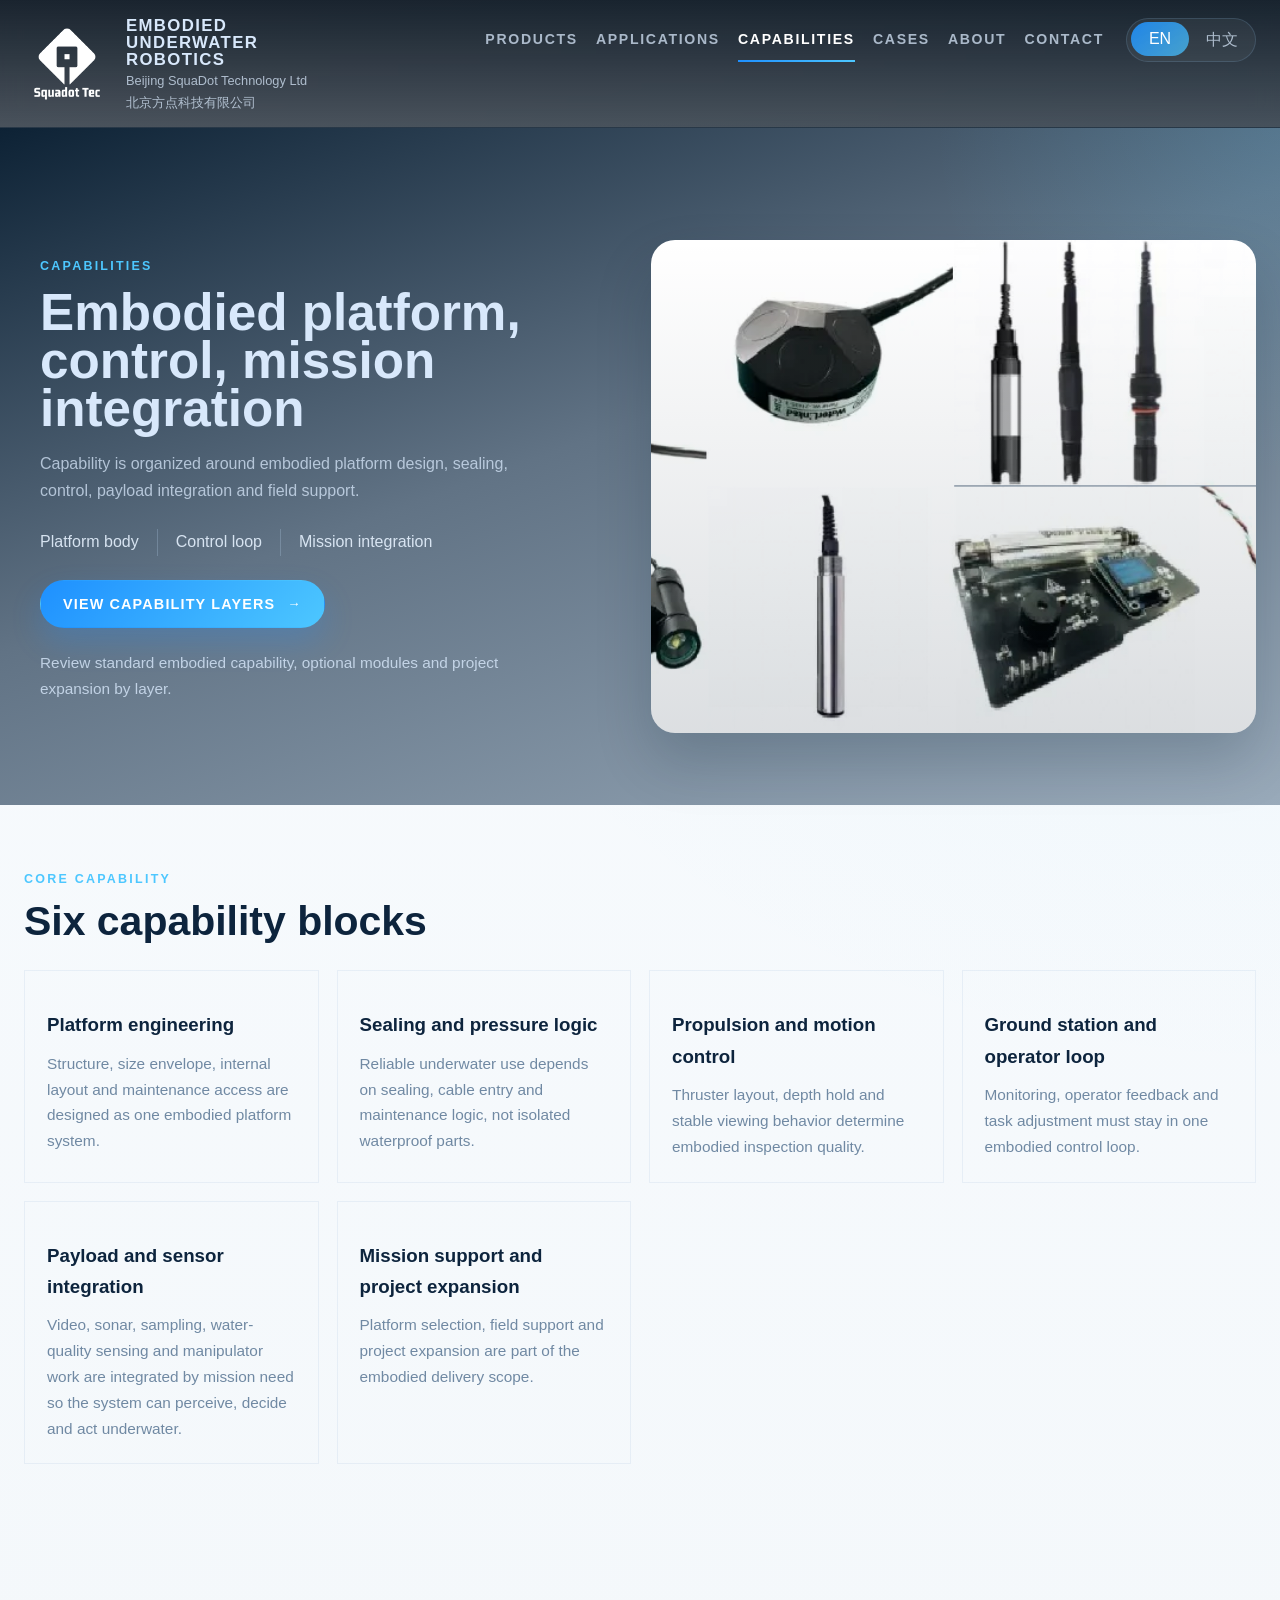
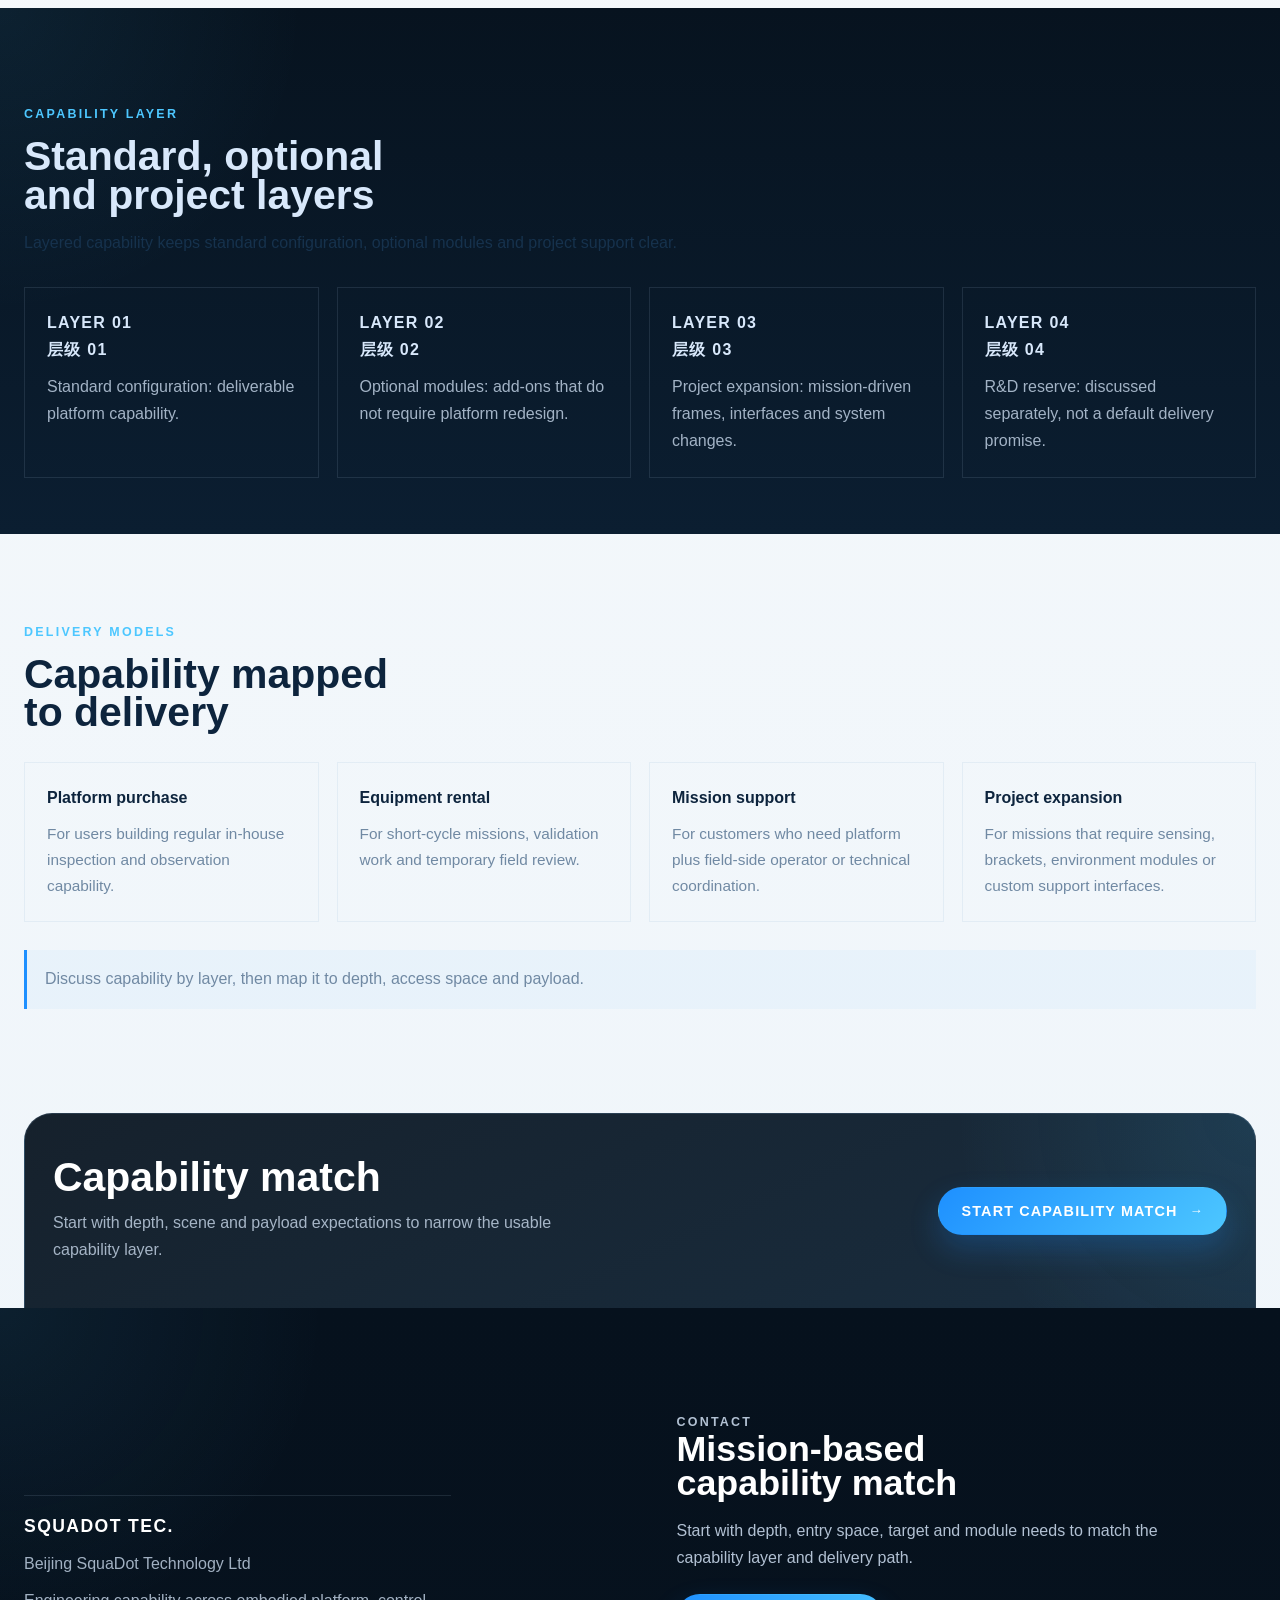
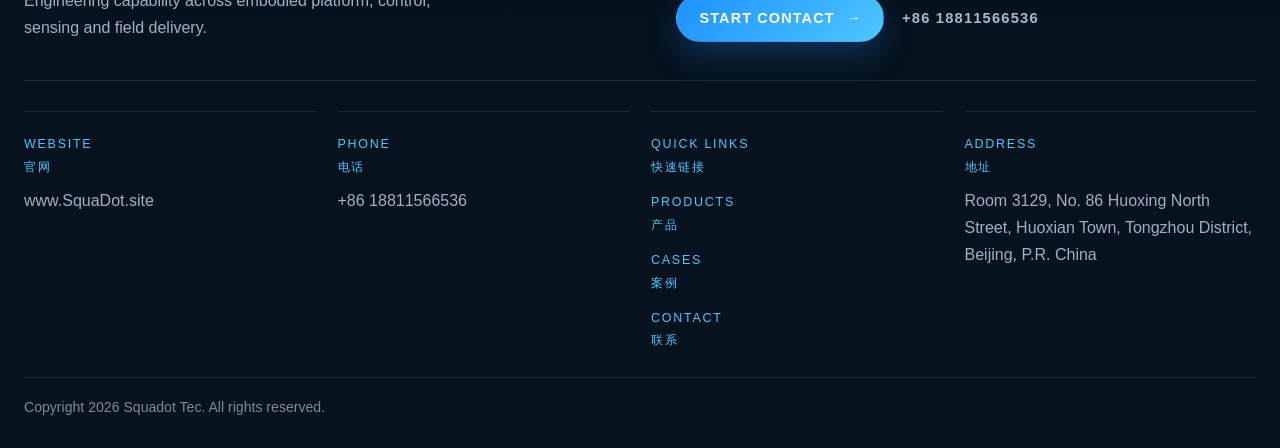
<file: capabilities.html>
<!DOCTYPE html>
<html lang="en" data-lang="en">
<head>
  <meta charset="UTF-8">
  <meta name="viewport" content="width=device-width, initial-scale=1.0">
  <title>Capabilities | Squadot Tec.</title>
  <meta id="page-description" name="description" content="Review embodied platform design, sealing logic, control, sensing integration and mission delivery capabilities.">
  <meta id="og-title" property="og:title" content="Capabilities | Squadot Tec.">
  <meta id="og-description" property="og:description" content="Review embodied platform design, sealing logic, control, sensing integration and mission delivery capabilities.">
  <meta id="og-locale" property="og:locale" content="en_US">
  <meta property="og:type" content="website">
  <meta property="og:site_name" content="Squadot Tec.">
  <link rel="stylesheet" href="./styles.css">
</head>
<body
  data-page="capabilities"
  data-title-en="Capabilities | Squadot Tec."
  data-title-zh="能力 | Squadot Tec."
  data-description-en="Review embodied platform design, sealing logic, control, sensing integration and mission delivery capabilities."
  data-description-zh="查看具身平台设计、密封耐压、控制、传感集成与任务交付能力。"
>
  <div class="site-shell">
    <header class="site-header">
      <div class="header-frame">
        <div class="header-grid">
          <a class="brand" href="./index.html" aria-label="Squadot Tec.">
            <img class="brand-logo lang-en" src="./assets/brand/squadot-en.webp" alt="Squadot Tec." decoding="async" width="591" height="591" srcset="./assets/brand/squadot-en.webp 1x" sizes="86px">
            <img class="brand-logo lang-zh" src="./assets/brand/squadot-zh.webp" alt="Squadot Tec." decoding="async" width="591" height="591" srcset="./assets/brand/squadot-zh.webp 1x" sizes="86px">
            <div class="brand-copy">
              <strong class="lang-en" data-copy="common.brand.topic"></strong>
              <strong class="lang-zh" data-copy="common.brand.topic"></strong>
              <span class="lang-en" data-copy="common.brand.company"></span>
              <span class="lang-zh" data-copy="common.brand.company"></span>
            </div>
          </a>
          <button class="menu-toggle" type="button" aria-label="Open navigation" aria-expanded="false">
            <span></span>
            <span></span>
          </button>
          <div class="header-panel">
            <div class="header-bottom-row">
              <nav class="site-nav">
                <a href="./products.html"><span class="lang-en" data-copy="common.nav.products"></span><span class="lang-zh" data-copy="common.nav.products"></span></a>
                <a href="./applications.html"><span class="lang-en" data-copy="common.nav.applications"></span><span class="lang-zh" data-copy="common.nav.applications"></span></a>
                <a class="is-active" aria-current="page" href="./capabilities.html"><span class="lang-en" data-copy="common.nav.capabilities"></span><span class="lang-zh" data-copy="common.nav.capabilities"></span></a>
                <a href="./cases.html"><span class="lang-en" data-copy="common.nav.cases"></span><span class="lang-zh" data-copy="common.nav.cases"></span></a>
                <a href="./about.html"><span class="lang-en" data-copy="common.nav.about"></span><span class="lang-zh" data-copy="common.nav.about"></span></a>
                <a href="./contact.html"><span class="lang-en" data-copy="common.nav.contact"></span><span class="lang-zh" data-copy="common.nav.contact"></span></a>
              </nav>
              <div class="lang-switch" aria-label="Language switcher">
                <button type="button" data-lang-switch="en" aria-label="Switch to English">EN</button>
                <button type="button" data-lang-switch="zh" aria-label="切换到中文">中文</button>
              </div>
            </div>
          </div>
        </div>
      </div>
    </header>

    <main>
      <section class="hero hero-page reveal">
        <div class="hero-page-grid">
                    <div class="hero-copy">
            <p class="eyebrow lang-en" data-copy="pages.capabilities.copy.capabilities"></p>
            <p class="eyebrow lang-zh" data-copy="pages.capabilities.copy.capabilities"></p>
            <h1 class="lang-en" data-copy="pages.capabilities.copy.platform_control_mission_integration"></h1>
            <h1 class="lang-zh" data-copy="pages.capabilities.copy.platform_control_mission_integration"></h1>
            <p class="hero-text lang-en" data-copy="pages.capabilities.copy.capability_is_organized_around_platform_design_sealing_control"></p>
            <p class="hero-text lang-zh" data-copy="pages.capabilities.copy.capability_is_organized_around_platform_design_sealing_control"></p>
            <ul class="hero-keywords">
              <li><span class="lang-en" data-copy="pages.capabilities.copy.platform_body"></span><span class="lang-zh" data-copy="pages.capabilities.copy.platform_body"></span></li>
              <li><span class="lang-en" data-copy="pages.capabilities.copy.control_loop"></span><span class="lang-zh" data-copy="pages.capabilities.copy.control_loop"></span></li>
              <li><span class="lang-en" data-copy="pages.capabilities.copy.mission_integration"></span><span class="lang-zh" data-copy="pages.capabilities.copy.mission_integration"></span></li>
            </ul>
            <div class="hero-actions">
              <a class="button button-primary" href="#capability-layer">
                <span class="lang-en" data-copy="pages.capabilities.copy.view_capability_layers"></span>
                <span class="lang-zh" data-copy="pages.capabilities.copy.view_capability_layers"></span>
              </a>
            </div>
            <p class="hero-note lang-en" data-copy="pages.capabilities.copy.review_standard_capability_optional_modules_and_project_expansion"></p>
            <p class="hero-note lang-zh" data-copy="pages.capabilities.copy.review_standard_capability_optional_modules_and_project_expansion"></p>
          </div>
          <div class="page-visual">
            <div class="page-frame">
              <img src="./assets/images/capabilities/capabilities-hero.webp" alt="Engineering capability hero" loading="eager" fetchpriority="high" decoding="async" srcset="./assets/images/capabilities/capabilities-hero.webp 1x" sizes="(max-width: 980px) 100vw, 48vw" width="827" height="414">
            </div>
          </div>
        </div>
      </section>

      <section class="section">
        <div class="section-shell compact reveal">
          <div class="section-heading">
            <p class="eyebrow lang-en" data-copy="pages.capabilities.copy.core_capability"></p>
            <p class="eyebrow lang-zh" data-copy="pages.capabilities.copy.core_capability"></p>
            <h2 class="lang-en" data-copy="pages.capabilities.copy.six_capability_blocks"></h2>
            <h2 class="lang-zh" data-copy="pages.capabilities.copy.six_capability_blocks"></h2>
          </div>
          <div class="capability-grid">
            <article class="info-card">
              <h3 class="lang-en" data-copy="pages.capabilities.copy.platform_engineering"></h3>
              <h3 class="lang-zh" data-copy="pages.capabilities.copy.platform_engineering"></h3>
              <p class="lang-en" data-copy="pages.capabilities.copy.structure_size_envelope_internal_layout_and_maintenance_access"></p>
              <p class="lang-zh" data-copy="pages.capabilities.copy.structure_size_envelope_internal_layout_and_maintenance_access"></p>
            </article>
            <article class="info-card">
              <h3 class="lang-en" data-copy="pages.capabilities.copy.sealing_and_pressure_logic"></h3>
              <h3 class="lang-zh" data-copy="pages.capabilities.copy.sealing_and_pressure_logic"></h3>
              <p class="lang-en" data-copy="pages.capabilities.copy.reliable_underwater_use_depends_on_sealing_cable_entry"></p>
              <p class="lang-zh" data-copy="pages.capabilities.copy.reliable_underwater_use_depends_on_sealing_cable_entry"></p>
            </article>
            <article class="info-card">
              <h3 class="lang-en" data-copy="pages.capabilities.copy.propulsion_and_motion_control"></h3>
              <h3 class="lang-zh" data-copy="pages.capabilities.copy.propulsion_and_motion_control"></h3>
              <p class="lang-en" data-copy="pages.capabilities.copy.thruster_layout_depth_hold_and_stable_viewing_behavior"></p>
              <p class="lang-zh" data-copy="pages.capabilities.copy.thruster_layout_depth_hold_and_stable_viewing_behavior"></p>
            </article>
            <article class="info-card">
              <h3 class="lang-en" data-copy="pages.capabilities.copy.ground_station_and_operator_loop"></h3>
              <h3 class="lang-zh" data-copy="pages.capabilities.copy.ground_station_and_operator_loop"></h3>
              <p class="lang-en" data-copy="pages.capabilities.copy.monitoring_operator_feedback_and_task_adjustment_must_stay"></p>
              <p class="lang-zh" data-copy="pages.capabilities.copy.monitoring_operator_feedback_and_task_adjustment_must_stay"></p>
            </article>
            <article class="info-card">
              <h3 class="lang-en" data-copy="pages.capabilities.copy.payload_and_sensor_integration"></h3>
              <h3 class="lang-zh" data-copy="pages.capabilities.copy.payload_and_sensor_integration"></h3>
              <p class="lang-en" data-copy="pages.capabilities.copy.video_sonar_sampling_water_quality_sensing_and_manipulator"></p>
              <p class="lang-zh" data-copy="pages.capabilities.copy.video_sonar_sampling_water_quality_sensing_and_manipulator"></p>
            </article>
            <article class="info-card">
              <h3 class="lang-en" data-copy="pages.capabilities.copy.mission_support_and_project_expansion"></h3>
              <h3 class="lang-zh" data-copy="pages.capabilities.copy.mission_support_and_project_expansion"></h3>
              <p class="lang-en" data-copy="pages.capabilities.copy.platform_selection_field_support_and_project_expansion_are"></p>
              <p class="lang-zh" data-copy="pages.capabilities.copy.platform_selection_field_support_and_project_expansion_are"></p>
            </article>
          </div>
        </div>
      </section>

      <section class="section">
        <div class="section-shell dark reveal" id="capability-layer">
          <div class="section-heading">
            <p class="eyebrow lang-en" data-copy="pages.capabilities.copy.capability_layer"></p>
            <p class="eyebrow lang-zh" data-copy="pages.capabilities.copy.capability_layer"></p>
            <h2 class="lang-en" data-copy="pages.capabilities.copy.standard_optional_and_project_layers"></h2>
            <h2 class="lang-zh" data-copy="pages.capabilities.copy.standard_optional_and_project_layers"></h2>
            <p class="lang-en" data-copy="pages.capabilities.copy.layered_capability_keeps_standard_configuration_optional_modules_and"></p>
            <p class="lang-zh" data-copy="pages.capabilities.copy.layered_capability_keeps_standard_configuration_optional_modules_and"></p>
          </div>
          <div class="layer-grid">
            <article class="detail-box">
              <strong class="lang-en" data-copy="pages.capabilities.copy.layer_01"></strong>
              <strong class="lang-zh" data-copy="pages.capabilities.copy.layer_01"></strong>
              <p class="lang-en" data-copy="pages.capabilities.copy.standard_configuration_deliverable_platform_capability"></p>
              <p class="lang-zh" data-copy="pages.capabilities.copy.standard_configuration_deliverable_platform_capability"></p>
            </article>
            <article class="detail-box">
              <strong class="lang-en" data-copy="pages.capabilities.copy.layer_02"></strong>
              <strong class="lang-zh" data-copy="pages.capabilities.copy.layer_02"></strong>
              <p class="lang-en" data-copy="pages.capabilities.copy.optional_modules_add_ons_that_do_not_require"></p>
              <p class="lang-zh" data-copy="pages.capabilities.copy.optional_modules_add_ons_that_do_not_require"></p>
            </article>
            <article class="detail-box">
              <strong class="lang-en" data-copy="pages.capabilities.copy.layer_03"></strong>
              <strong class="lang-zh" data-copy="pages.capabilities.copy.layer_03"></strong>
              <p class="lang-en" data-copy="pages.capabilities.copy.project_expansion_mission_driven_frames_interfaces_and_system"></p>
              <p class="lang-zh" data-copy="pages.capabilities.copy.project_expansion_mission_driven_frames_interfaces_and_system"></p>
            </article>
            <article class="detail-box">
              <strong class="lang-en" data-copy="pages.capabilities.copy.layer_04"></strong>
              <strong class="lang-zh" data-copy="pages.capabilities.copy.layer_04"></strong>
              <p class="lang-en" data-copy="pages.capabilities.copy.r_and_d_reserve_discussed_separately_not_a"></p>
              <p class="lang-zh" data-copy="pages.capabilities.copy.r_and_d_reserve_discussed_separately_not_a"></p>
            </article>
          </div>
        </div>
      </section>

      <section class="section">
        <div class="section-shell reveal">
          <div class="section-heading">
            <p class="eyebrow lang-en" data-copy="pages.capabilities.copy.delivery_models"></p>
            <p class="eyebrow lang-zh" data-copy="pages.capabilities.copy.delivery_models"></p>
            <h2 class="lang-en" data-copy="pages.capabilities.copy.capability_mapped_to_delivery"></h2>
            <h2 class="lang-zh" data-copy="pages.capabilities.copy.capability_mapped_to_delivery"></h2>
          </div>
          <div class="delivery-grid">
            <article class="contact-card">
              <strong class="lang-en" data-copy="pages.capabilities.copy.platform_purchase"></strong>
              <strong class="lang-zh" data-copy="pages.capabilities.copy.platform_purchase"></strong>
              <p class="lang-en" data-copy="pages.capabilities.copy.for_users_building_regular_in_house_inspection_and"></p>
              <p class="lang-zh" data-copy="pages.capabilities.copy.for_users_building_regular_in_house_inspection_and"></p>
            </article>
            <article class="contact-card">
              <strong class="lang-en" data-copy="pages.capabilities.copy.equipment_rental"></strong>
              <strong class="lang-zh" data-copy="pages.capabilities.copy.equipment_rental"></strong>
              <p class="lang-en" data-copy="pages.capabilities.copy.for_short_cycle_missions_validation_work_and_temporary"></p>
              <p class="lang-zh" data-copy="pages.capabilities.copy.for_short_cycle_missions_validation_work_and_temporary"></p>
            </article>
            <article class="contact-card">
              <strong class="lang-en" data-copy="pages.capabilities.copy.mission_support"></strong>
              <strong class="lang-zh" data-copy="pages.capabilities.copy.mission_support"></strong>
              <p class="lang-en" data-copy="pages.capabilities.copy.for_customers_who_need_platform_plus_field_side"></p>
              <p class="lang-zh" data-copy="pages.capabilities.copy.for_customers_who_need_platform_plus_field_side"></p>
            </article>
            <article class="contact-card">
              <strong class="lang-en" data-copy="pages.capabilities.copy.project_expansion"></strong>
              <strong class="lang-zh" data-copy="pages.capabilities.copy.project_expansion"></strong>
              <p class="lang-en" data-copy="pages.capabilities.copy.for_missions_that_require_sensing_brackets_environment_modules"></p>
              <p class="lang-zh" data-copy="pages.capabilities.copy.for_missions_that_require_sensing_brackets_environment_modules"></p>
            </article>
          </div>
          <div class="quote-note" style="margin-top: 28px;">
            <p class="lang-en" data-copy="pages.capabilities.copy.discuss_capability_by_layer_then_map_it_to"></p>
            <p class="lang-zh" data-copy="pages.capabilities.copy.discuss_capability_by_layer_then_map_it_to"></p>
          </div>
        </div>
      </section>
            <section class="section">
        <div class="section-shell section-shell-closure reveal">
          <div class="cta-band">
            <div>
              <h2 class="lang-en" data-copy="pages.capabilities.copy.capability_match"></h2>
              <h2 class="lang-zh" data-copy="pages.capabilities.copy.capability_match"></h2>
              <p class="lang-en" data-copy="pages.capabilities.copy.start_with_depth_scene_and_payload_expectations_to"></p>
              <p class="lang-zh" data-copy="pages.capabilities.copy.start_with_depth_scene_and_payload_expectations_to"></p>
            </div>
            <a class="button button-primary" href="./contact.html">
              <span class="lang-en" data-copy="pages.capabilities.copy.start_capability_match"></span>
              <span class="lang-zh" data-copy="pages.capabilities.copy.start_capability_match"></span>
            </a>
          </div>
        </div>
      </section>
    </main>

    <footer class="site-footer footer-home">
      <div class="site-footer-shell">
        <div class="footer-topline">
          <div class="footer-brand footer-brand-home">
            <strong>Squadot Tec.</strong>
            <p class="lang-en" data-copy="pages.capabilities.copy.beijing_squadot_technology_ltd"></p>
            <p class="lang-zh" data-copy="pages.capabilities.copy.beijing_squadot_technology_ltd"></p>
            <p class="lang-en" data-copy="pages.capabilities.copy.engineering_capability_across_platform_control_sensing_and_field"></p>
            <p class="lang-zh" data-copy="pages.capabilities.copy.engineering_capability_across_platform_control_sensing_and_field"></p>
          </div>
          <div class="footer-contact-callout">
            <p class="eyebrow lang-en" data-copy="pages.capabilities.copy.contact"></p>
            <p class="eyebrow lang-zh" data-copy="pages.capabilities.copy.contact"></p>
            <h2 class="lang-en" data-copy="pages.capabilities.copy.mission_based_capability_match"></h2>
            <h2 class="lang-zh" data-copy="pages.capabilities.copy.mission_based_capability_match"></h2>
            <p class="lang-en" data-copy="pages.capabilities.copy.start_with_depth_entry_space_target_and_module"></p>
            <p class="lang-zh" data-copy="pages.capabilities.copy.start_with_depth_entry_space_target_and_module"></p>
            <div class="footer-contact-actions">
              <a class="button button-primary" href="./contact.html">
                <span class="lang-en" data-copy="pages.capabilities.copy.start_contact"></span>
                <span class="lang-zh" data-copy="pages.capabilities.copy.start_contact"></span>
              </a>
              <a class="footer-inline-link" href="tel:+8618811566536">+86 18811566536</a>
            </div>
          </div>
        </div>
        <div class="footer-main footer-main-home">
          <div class="footer-list">
            <span class="lang-en" data-copy="common.footer.website_label"></span>
            <span class="lang-zh" data-copy="common.footer.website_label"></span>
            <p><a href="https://www.SquaDot.site" target="_blank" rel="noreferrer">www.SquaDot.site</a></p>
          </div>
          <div class="footer-list">
            <span class="lang-en" data-copy="common.footer.phone_label"></span>
            <span class="lang-zh" data-copy="common.footer.phone_label"></span>
            <p><a href="tel:+8618811566536">+86 18811566536</a></p>
          </div>
          <div class="footer-list">
            <span class="lang-en" data-copy="common.footer.quick_links_label"></span>
            <span class="lang-zh" data-copy="common.footer.quick_links_label"></span>
            <p><a href="./products.html"><span class="lang-en" data-copy="common.nav.products"></span><span class="lang-zh" data-copy="common.nav.products"></span></a></p>
            <p><a href="./cases.html"><span class="lang-en" data-copy="common.nav.cases"></span><span class="lang-zh" data-copy="common.nav.cases"></span></a></p>
            <p><a href="./contact.html"><span class="lang-en" data-copy="common.nav.contact"></span><span class="lang-zh" data-copy="common.nav.contact"></span></a></p>
          </div>
          <div class="footer-list">
            <span class="lang-en" data-copy="common.footer.address_label"></span>
            <span class="lang-zh" data-copy="common.footer.address_label"></span>
            <p class="lang-en" data-copy="common.footer.address"></p>
            <p class="lang-zh" data-copy="common.footer.address"></p>
          </div>
        </div>
        <div class="footer-legal">
          <span class="lang-en" data-copy="common.footer.legal"></span>
          <span class="lang-zh" data-copy="common.footer.legal"></span>
        </div>
      </div>
    </footer>
  </div>
  <script src="./content.js"></script>
  <script src="./script.js"></script>
</body>
</html>
</file>
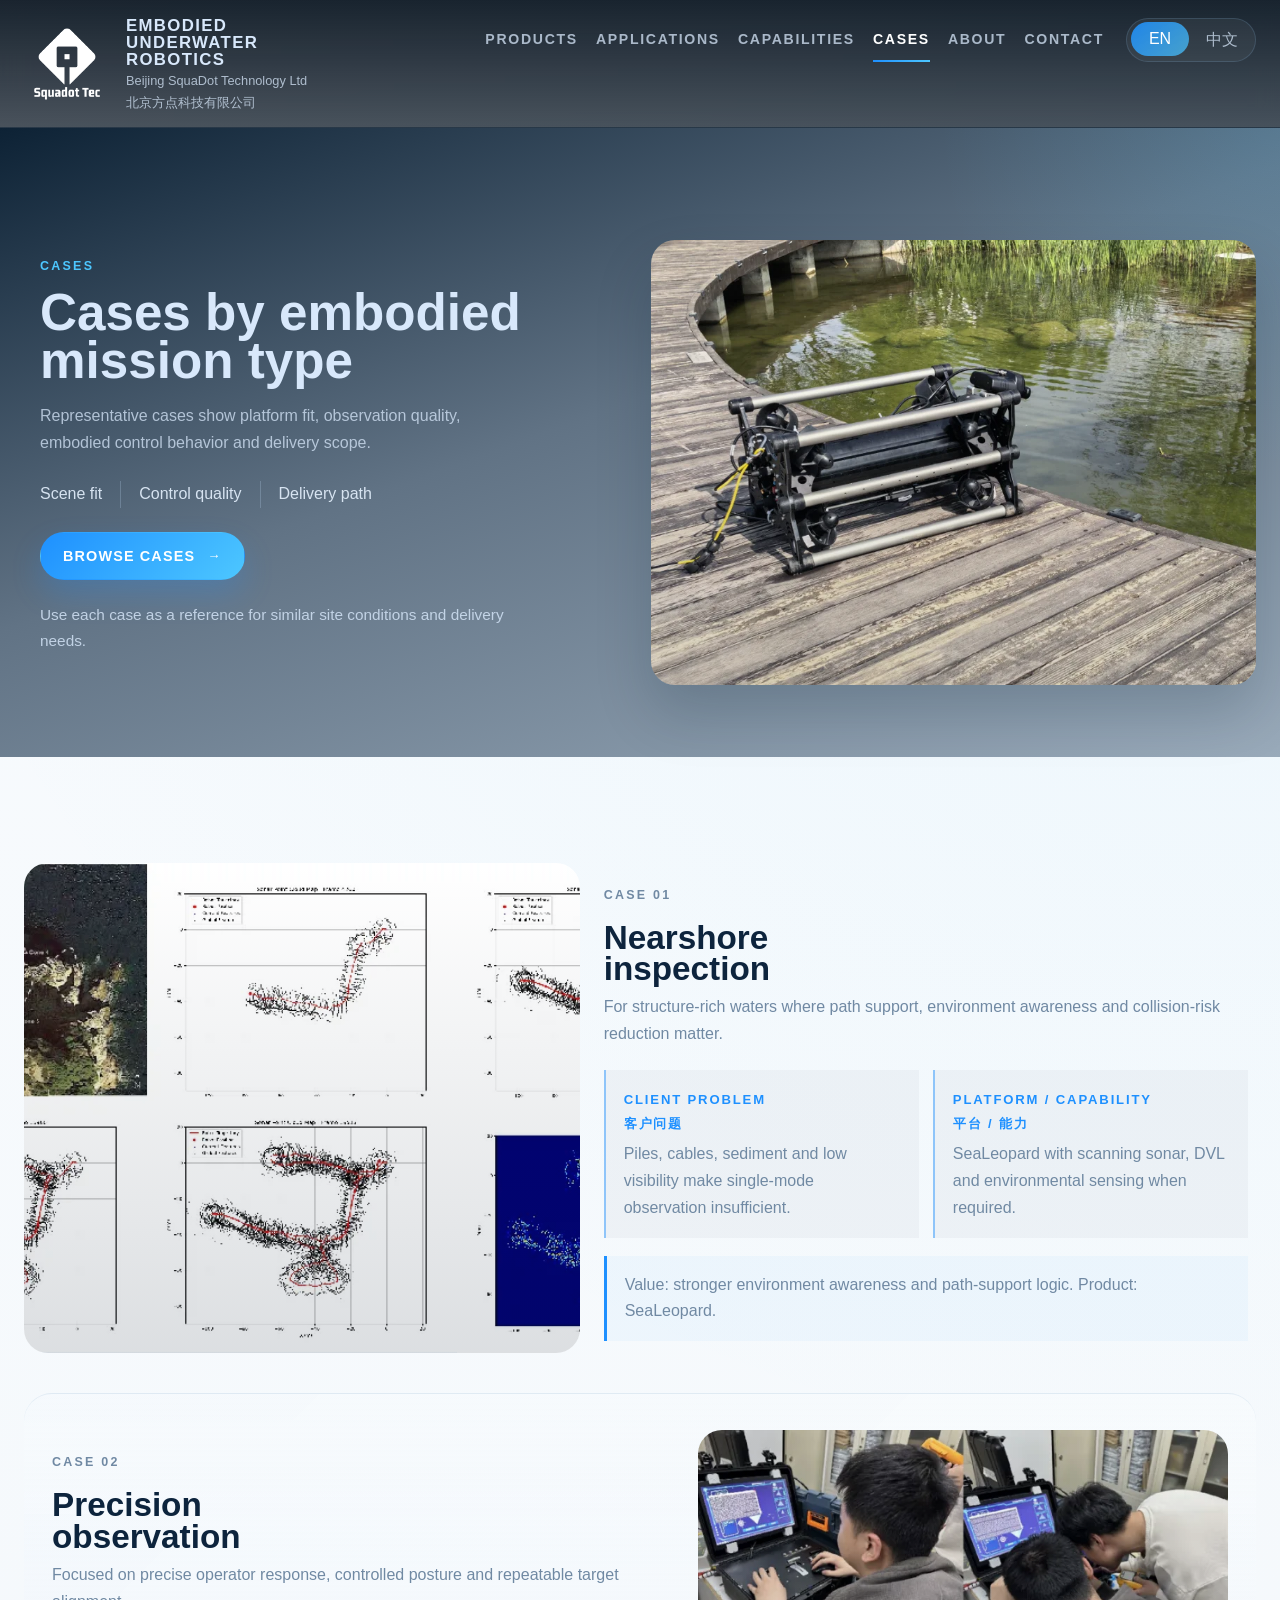
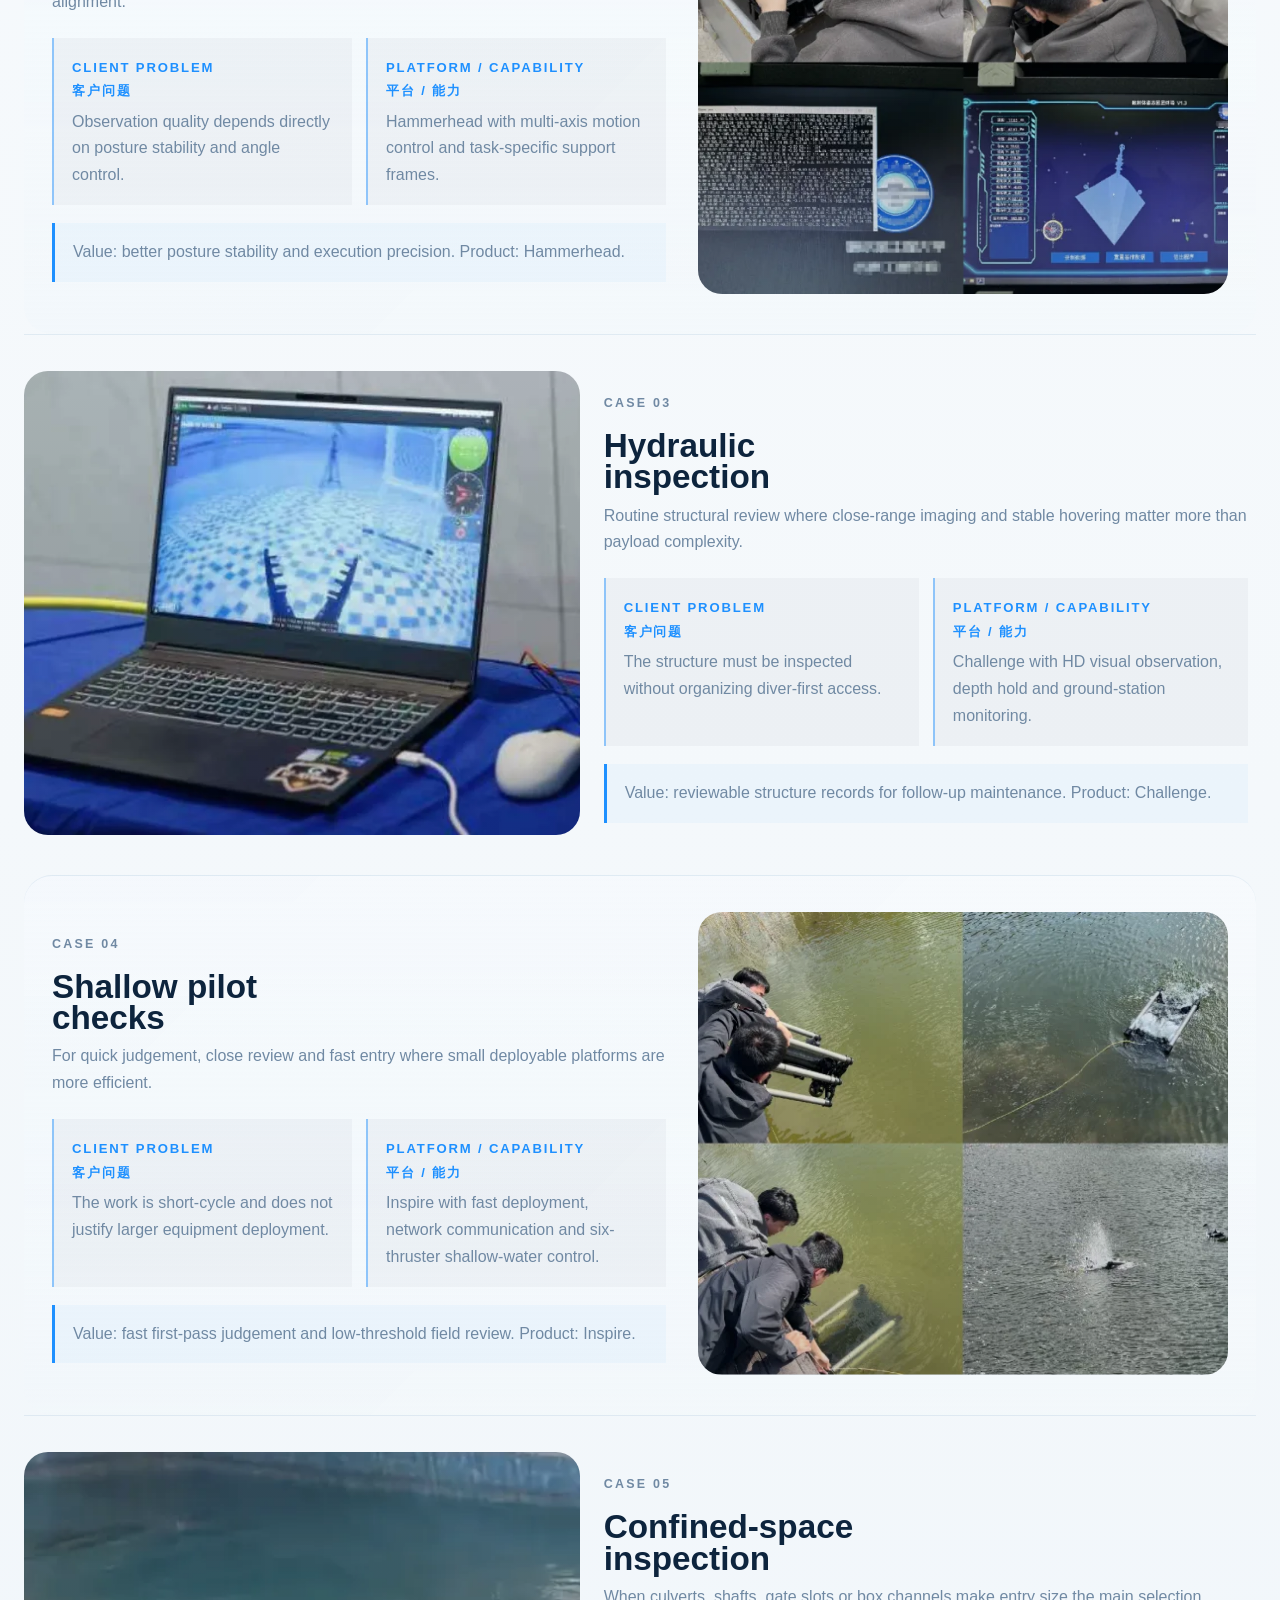
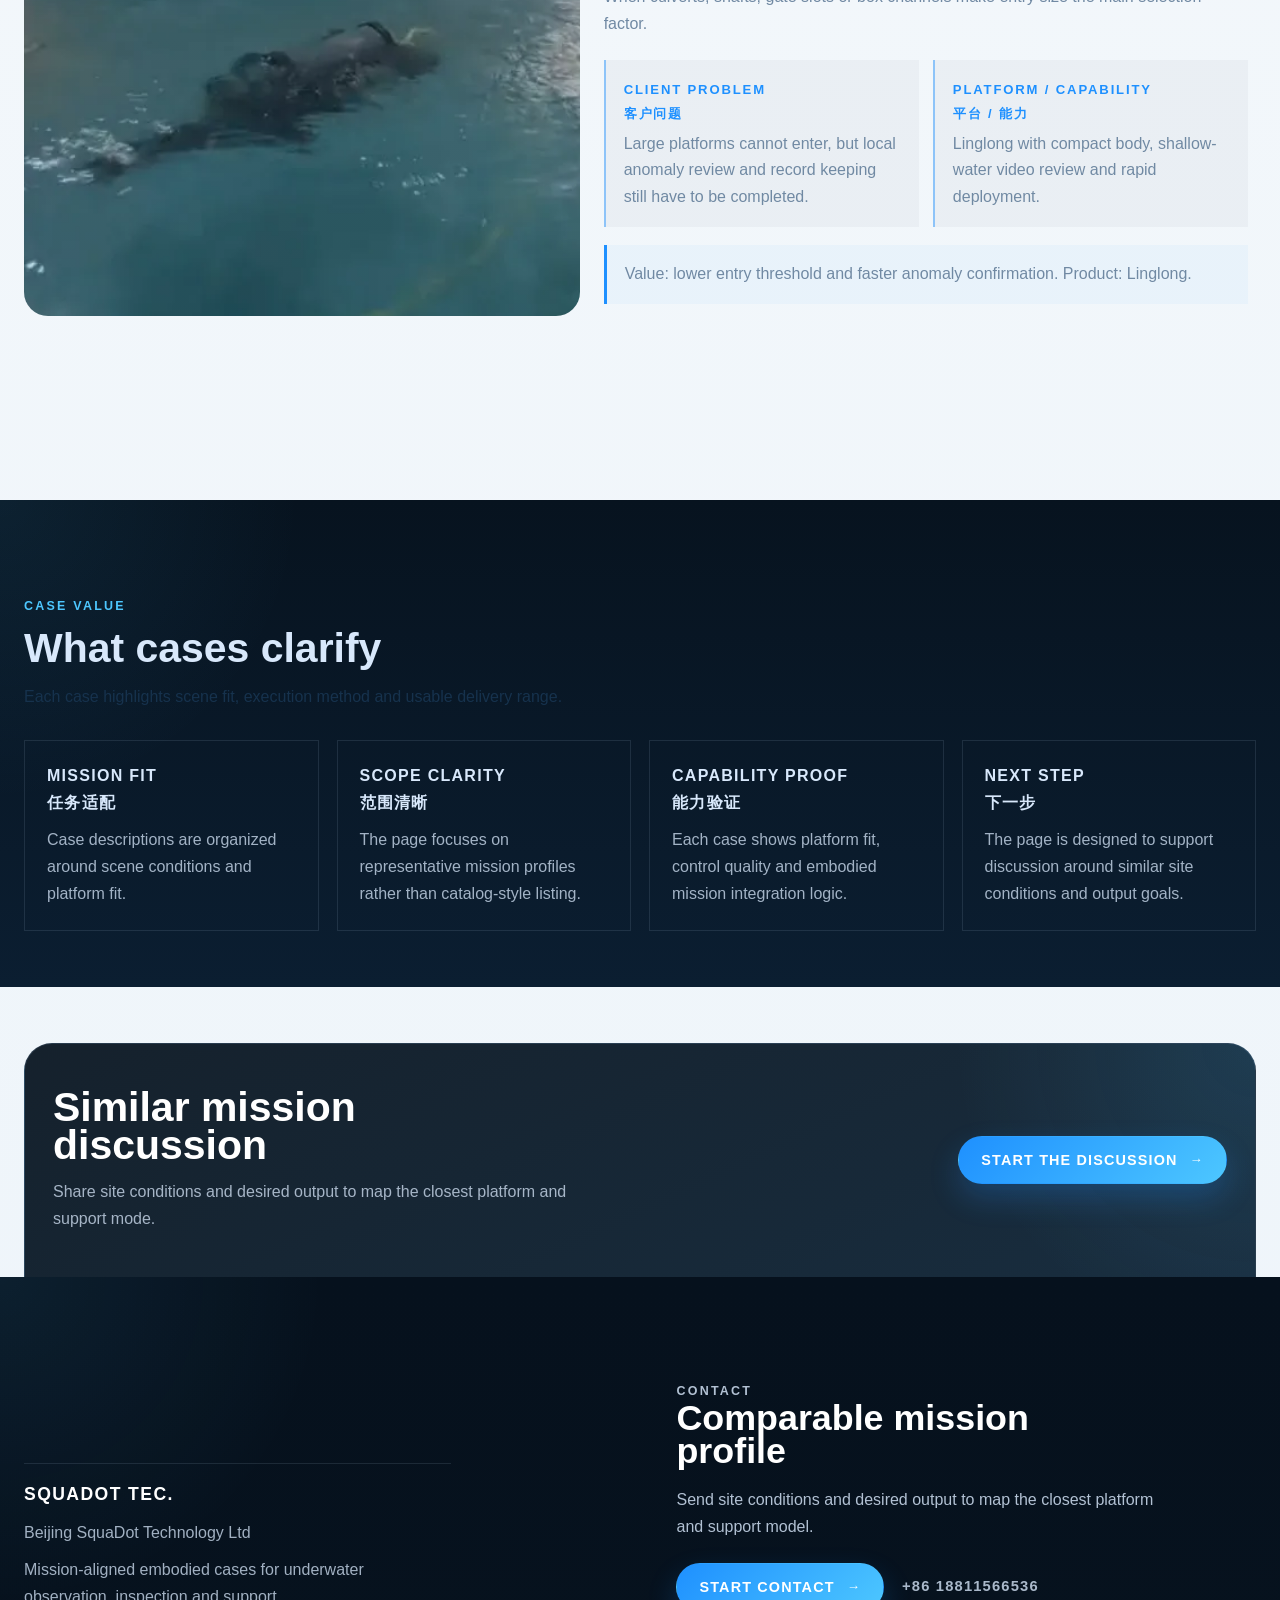
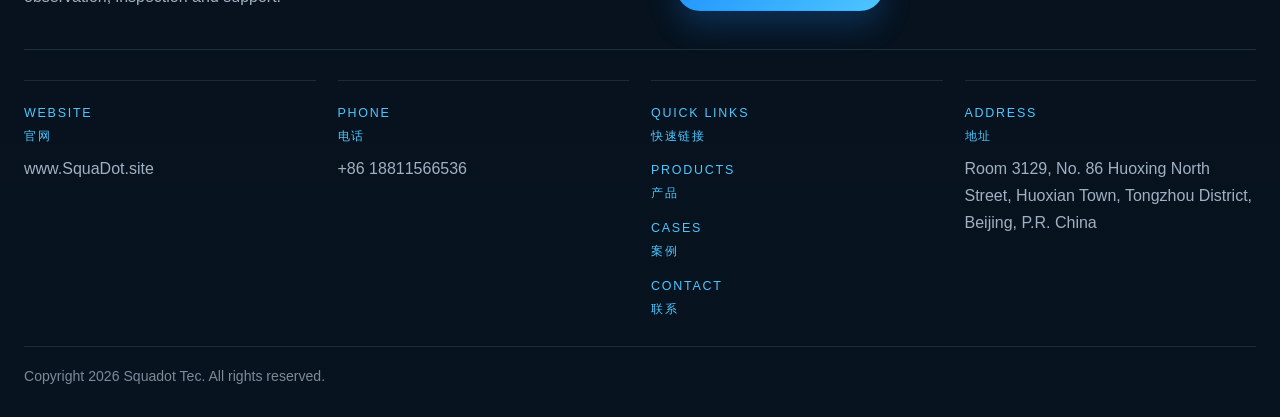
<file: cases.html>
<!DOCTYPE html>
<html lang="en" data-lang="en">
<head>
  <meta charset="UTF-8">
  <meta name="viewport" content="width=device-width, initial-scale=1.0">
  <title>Cases | Squadot Tec.</title>
  <meta id="page-description" name="description" content="Review representative embodied-intelligence cases for nearshore inspection, hydraulic structures, test support, shallow checks and confined access.">
  <meta id="og-title" property="og:title" content="Cases | Squadot Tec.">
  <meta id="og-description" property="og:description" content="Review representative embodied-intelligence cases for nearshore inspection, hydraulic structures, test support, shallow checks and confined access.">
  <meta id="og-locale" property="og:locale" content="en_US">
  <meta property="og:type" content="website">
  <meta property="og:site_name" content="Squadot Tec.">
  <link rel="stylesheet" href="./styles.css">
</head>
<body
  data-page="cases"
  data-title-en="Cases | Squadot Tec."
  data-title-zh="案例 | Squadot Tec."
  data-description-en="Review representative embodied-intelligence cases for nearshore inspection, hydraulic structures, test support, shallow checks and confined access."
  data-description-zh="查看近岸巡检、水工结构、试验支持、浅水检查与受限空间进入的具身智能代表案例。"
>
  <div class="site-shell">
    <header class="site-header">
      <div class="header-frame">
        <div class="header-grid">
          <a class="brand" href="./index.html" aria-label="Squadot Tec.">
            <img class="brand-logo lang-en" src="./assets/brand/squadot-en.webp" alt="Squadot Tec." decoding="async" width="591" height="591" srcset="./assets/brand/squadot-en.webp 1x" sizes="86px">
            <img class="brand-logo lang-zh" src="./assets/brand/squadot-zh.webp" alt="Squadot Tec." decoding="async" width="591" height="591" srcset="./assets/brand/squadot-zh.webp 1x" sizes="86px">
            <div class="brand-copy">
              <strong class="lang-en" data-copy="common.brand.topic"></strong>
              <strong class="lang-zh" data-copy="common.brand.topic"></strong>
              <span class="lang-en" data-copy="common.brand.company"></span>
              <span class="lang-zh" data-copy="common.brand.company"></span>
            </div>
          </a>
          <button class="menu-toggle" type="button" aria-label="Open navigation" aria-expanded="false">
            <span></span>
            <span></span>
          </button>
          <div class="header-panel">
            <div class="header-bottom-row">
              <nav class="site-nav">
                <a href="./products.html"><span class="lang-en" data-copy="common.nav.products"></span><span class="lang-zh" data-copy="common.nav.products"></span></a>
                <a href="./applications.html"><span class="lang-en" data-copy="common.nav.applications"></span><span class="lang-zh" data-copy="common.nav.applications"></span></a>
                <a href="./capabilities.html"><span class="lang-en" data-copy="common.nav.capabilities"></span><span class="lang-zh" data-copy="common.nav.capabilities"></span></a>
                <a class="is-active" aria-current="page" href="./cases.html"><span class="lang-en" data-copy="common.nav.cases"></span><span class="lang-zh" data-copy="common.nav.cases"></span></a>
                <a href="./about.html"><span class="lang-en" data-copy="common.nav.about"></span><span class="lang-zh" data-copy="common.nav.about"></span></a>
                <a href="./contact.html"><span class="lang-en" data-copy="common.nav.contact"></span><span class="lang-zh" data-copy="common.nav.contact"></span></a>
              </nav>
              <div class="lang-switch" aria-label="Language switcher">
                <button type="button" data-lang-switch="en" aria-label="Switch to English">EN</button>
                <button type="button" data-lang-switch="zh" aria-label="切换到中文">中文</button>
              </div>
            </div>
          </div>
        </div>
      </div>
    </header>

    <main>
      <section class="hero hero-page reveal">
        <div class="hero-page-grid">
                    <div class="hero-copy">
            <p class="eyebrow lang-en" data-copy="pages.cases.copy.cases"></p>
            <p class="eyebrow lang-zh" data-copy="pages.cases.copy.cases"></p>
            <h1 class="lang-en" data-copy="pages.cases.copy.cases_by_mission_type"></h1>
            <h1 class="lang-zh" data-copy="pages.cases.copy.cases_by_mission_type"></h1>
            <p class="hero-text lang-en" data-copy="pages.cases.copy.representative_cases_show_platform_fit_observation_quality_control"></p>
            <p class="hero-text lang-zh" data-copy="pages.cases.copy.representative_cases_show_platform_fit_observation_quality_control"></p>
            <ul class="hero-keywords">
              <li><span class="lang-en" data-copy="pages.cases.copy.scene_fit"></span><span class="lang-zh" data-copy="pages.cases.copy.scene_fit"></span></li>
              <li><span class="lang-en" data-copy="pages.cases.copy.control_quality"></span><span class="lang-zh" data-copy="pages.cases.copy.control_quality"></span></li>
              <li><span class="lang-en" data-copy="pages.cases.copy.delivery_path"></span><span class="lang-zh" data-copy="pages.cases.copy.delivery_path"></span></li>
            </ul>
            <div class="hero-actions">
              <a class="button button-primary" href="#case-list">
                <span class="lang-en" data-copy="pages.cases.copy.browse_cases"></span>
                <span class="lang-zh" data-copy="pages.cases.copy.browse_cases"></span>
              </a>
            </div>
            <p class="hero-note lang-en" data-copy="pages.cases.copy.use_each_case_as_a_reference_for_similar"></p>
            <p class="hero-note lang-zh" data-copy="pages.cases.copy.use_each_case_as_a_reference_for_similar"></p>
          </div>
          <div class="page-visual">
            <div class="page-frame">
              <img src="./assets/images/cases/cases-hero.webp" alt="Representative case hero" loading="eager" fetchpriority="high" decoding="async" srcset="./assets/images/cases/cases-hero.webp 1x" sizes="(max-width: 980px) 100vw, 48vw" width="865" height="635">
            </div>
          </div>
        </div>
      </section>

      <section class="section">
        <div class="section-shell reveal" id="case-list">
          <div class="stack-block">
            <div class="stack-visual">
              <div class="stack-frame">
                <img src="./assets/images/cases/cases-case-01-nearshore.webp" alt="Port and nearshore support" loading="lazy" decoding="async" srcset="./assets/images/cases/cases-case-01-nearshore.webp 1x" sizes="(max-width: 980px) 100vw, 48vw" width="828" height="437">
              </div>
            </div>
            <div class="stack-copy">
              <p class="eyebrow lang-en" data-copy="pages.cases.copy.case_01"></p>
              <p class="eyebrow lang-zh" data-copy="pages.cases.copy.case_01"></p>
              <h2 class="lang-en" data-copy="pages.cases.copy.nearshore_inspection"></h2>
              <h2 class="lang-zh" data-copy="pages.cases.copy.nearshore_inspection"></h2>
              <p class="lang-en" data-copy="pages.cases.copy.for_structure_rich_waters_where_path_support_environment"></p>
              <p class="lang-zh" data-copy="pages.cases.copy.for_structure_rich_waters_where_path_support_environment"></p>
              <div class="case-meta">
                <div>
                  <strong class="lang-en" data-copy="pages.cases.copy.client_problem"></strong>
                  <strong class="lang-zh" data-copy="pages.cases.copy.client_problem"></strong>
                  <p class="lang-en" data-copy="pages.cases.copy.piles_cables_sediment_and_low_visibility_make_single"></p>
                  <p class="lang-zh" data-copy="pages.cases.copy.piles_cables_sediment_and_low_visibility_make_single"></p>
                </div>
                <div>
                  <strong class="lang-en" data-copy="pages.cases.copy.platform_capability"></strong>
                  <strong class="lang-zh" data-copy="pages.cases.copy.platform_capability"></strong>
                  <p class="lang-en" data-copy="pages.cases.copy.sealeopard_with_scanning_sonar_dvl_and_environmental_sensing"></p>
                  <p class="lang-zh" data-copy="pages.cases.copy.sealeopard_with_scanning_sonar_dvl_and_environmental_sensing"></p>
                </div>
              </div>
              <div class="quote-note">
                <p class="lang-en" data-copy="pages.cases.copy.value_stronger_environment_awareness_and_path_support_logic"></p>
                <p class="lang-zh" data-copy="pages.cases.copy.value_stronger_environment_awareness_and_path_support_logic"></p>
              </div>
            </div>
          </div>

          <div class="stack-block is-reverse">
            <div class="stack-visual">
              <div class="stack-frame">
                <img src="./assets/images/cases/cases-case-02-observation.webp" alt="Experiment support" loading="lazy" decoding="async" srcset="./assets/images/cases/cases-case-02-observation.webp 1x" sizes="(max-width: 980px) 100vw, 48vw" width="719" height="539">
              </div>
            </div>
            <div class="stack-copy">
              <p class="eyebrow lang-en" data-copy="pages.cases.copy.case_02"></p>
              <p class="eyebrow lang-zh" data-copy="pages.cases.copy.case_02"></p>
              <h2 class="lang-en" data-copy="pages.cases.copy.precision_observation"></h2>
              <h2 class="lang-zh" data-copy="pages.cases.copy.precision_observation"></h2>
              <p class="lang-en" data-copy="pages.cases.copy.focused_on_precise_operator_response_controlled_posture_and"></p>
              <p class="lang-zh" data-copy="pages.cases.copy.focused_on_precise_operator_response_controlled_posture_and"></p>
              <div class="case-meta">
                <div>
                  <strong class="lang-en" data-copy="pages.cases.copy.client_problem"></strong>
                  <strong class="lang-zh" data-copy="pages.cases.copy.client_problem"></strong>
                  <p class="lang-en" data-copy="pages.cases.copy.observation_quality_depends_directly_on_posture_stability_and"></p>
                  <p class="lang-zh" data-copy="pages.cases.copy.observation_quality_depends_directly_on_posture_stability_and"></p>
                </div>
                <div>
                  <strong class="lang-en" data-copy="pages.cases.copy.platform_capability"></strong>
                  <strong class="lang-zh" data-copy="pages.cases.copy.platform_capability"></strong>
                  <p class="lang-en" data-copy="pages.cases.copy.hammerhead_with_multi_axis_motion_control_and_task"></p>
                  <p class="lang-zh" data-copy="pages.cases.copy.hammerhead_with_multi_axis_motion_control_and_task"></p>
                </div>
              </div>
              <div class="quote-note">
                <p class="lang-en" data-copy="pages.cases.copy.value_better_posture_stability_and_execution_precision_product"></p>
                <p class="lang-zh" data-copy="pages.cases.copy.value_better_posture_stability_and_execution_precision_product"></p>
              </div>
            </div>
          </div>

          <div class="stack-block">
            <div class="stack-visual">
              <div class="stack-frame">
                <img src="./assets/images/cases/cases-case-03-hydraulic.webp" alt="Dam inspection support" loading="lazy" decoding="async" srcset="./assets/images/cases/cases-case-03-hydraulic.webp 1x" sizes="(max-width: 980px) 100vw, 48vw" width="850" height="609">
              </div>
            </div>
            <div class="stack-copy">
              <p class="eyebrow lang-en" data-copy="pages.cases.copy.case_03"></p>
              <p class="eyebrow lang-zh" data-copy="pages.cases.copy.case_03"></p>
              <h2 class="lang-en" data-copy="pages.cases.copy.hydraulic_inspection"></h2>
              <h2 class="lang-zh" data-copy="pages.cases.copy.hydraulic_inspection"></h2>
              <p class="lang-en" data-copy="pages.cases.copy.routine_structural_review_where_close_range_imaging_and"></p>
              <p class="lang-zh" data-copy="pages.cases.copy.routine_structural_review_where_close_range_imaging_and"></p>
              <div class="case-meta">
                <div>
                  <strong class="lang-en" data-copy="pages.cases.copy.client_problem"></strong>
                  <strong class="lang-zh" data-copy="pages.cases.copy.client_problem"></strong>
                  <p class="lang-en" data-copy="pages.cases.copy.the_structure_must_be_inspected_without_organizing_diver"></p>
                  <p class="lang-zh" data-copy="pages.cases.copy.the_structure_must_be_inspected_without_organizing_diver"></p>
                </div>
                <div>
                  <strong class="lang-en" data-copy="pages.cases.copy.platform_capability"></strong>
                  <strong class="lang-zh" data-copy="pages.cases.copy.platform_capability"></strong>
                  <p class="lang-en" data-copy="pages.cases.copy.challenge_with_hd_visual_observation_depth_hold_and"></p>
                  <p class="lang-zh" data-copy="pages.cases.copy.challenge_with_hd_visual_observation_depth_hold_and"></p>
                </div>
              </div>
              <div class="quote-note">
                <p class="lang-en" data-copy="pages.cases.copy.value_reviewable_structure_records_for_follow_up_maintenance"></p>
                <p class="lang-zh" data-copy="pages.cases.copy.value_reviewable_structure_records_for_follow_up_maintenance"></p>
              </div>
            </div>
          </div>

          <div class="stack-block is-reverse">
            <div class="stack-visual">
              <div class="stack-frame">
                <img src="./assets/images/cases/cases-case-04-shallow.webp" alt="Pilot checks" loading="lazy" decoding="async" srcset="./assets/images/cases/cases-case-04-shallow.webp 1x" sizes="(max-width: 980px) 100vw, 48vw" width="702" height="468">
              </div>
            </div>
            <div class="stack-copy">
              <p class="eyebrow lang-en" data-copy="pages.cases.copy.case_04"></p>
              <p class="eyebrow lang-zh" data-copy="pages.cases.copy.case_04"></p>
              <h2 class="lang-en" data-copy="pages.cases.copy.shallow_pilot_checks"></h2>
              <h2 class="lang-zh" data-copy="pages.cases.copy.shallow_pilot_checks"></h2>
              <p class="lang-en" data-copy="pages.cases.copy.for_quick_judgement_close_review_and_fast_entry"></p>
              <p class="lang-zh" data-copy="pages.cases.copy.for_quick_judgement_close_review_and_fast_entry"></p>
              <div class="case-meta">
                <div>
                  <strong class="lang-en" data-copy="pages.cases.copy.client_problem"></strong>
                  <strong class="lang-zh" data-copy="pages.cases.copy.client_problem"></strong>
                  <p class="lang-en" data-copy="pages.cases.copy.the_work_is_short_cycle_and_does_not"></p>
                  <p class="lang-zh" data-copy="pages.cases.copy.the_work_is_short_cycle_and_does_not"></p>
                </div>
                <div>
                  <strong class="lang-en" data-copy="pages.cases.copy.platform_capability"></strong>
                  <strong class="lang-zh" data-copy="pages.cases.copy.platform_capability"></strong>
                  <p class="lang-en" data-copy="pages.cases.copy.inspire_with_fast_deployment_network_communication_and_six"></p>
                  <p class="lang-zh" data-copy="pages.cases.copy.inspire_with_fast_deployment_network_communication_and_six"></p>
                </div>
              </div>
              <div class="quote-note">
                <p class="lang-en" data-copy="pages.cases.copy.value_fast_first_pass_judgement_and_low_threshold"></p>
                <p class="lang-zh" data-copy="pages.cases.copy.value_fast_first_pass_judgement_and_low_threshold"></p>
              </div>
            </div>
          </div>

          <div class="stack-block">
            <div class="stack-visual">
              <div class="stack-frame">
                <img src="./assets/images/cases/cases-case-05-confined.webp" alt="Constrained industrial inspection" loading="lazy" decoding="async" srcset="./assets/images/cases/cases-case-05-confined.webp 1x" sizes="(max-width: 980px) 100vw, 48vw" width="650" height="411">
              </div>
            </div>
            <div class="stack-copy">
              <p class="eyebrow lang-en" data-copy="pages.cases.copy.case_05"></p>
              <p class="eyebrow lang-zh" data-copy="pages.cases.copy.case_05"></p>
              <h2 class="lang-en" data-copy="pages.cases.copy.confined_space_inspection"></h2>
              <h2 class="lang-zh" data-copy="pages.cases.copy.confined_space_inspection"></h2>
              <p class="lang-en" data-copy="pages.cases.copy.when_culverts_shafts_gate_slots_or_box_channels"></p>
              <p class="lang-zh" data-copy="pages.cases.copy.when_culverts_shafts_gate_slots_or_box_channels"></p>
              <div class="case-meta">
                <div>
                  <strong class="lang-en" data-copy="pages.cases.copy.client_problem"></strong>
                  <strong class="lang-zh" data-copy="pages.cases.copy.client_problem"></strong>
                  <p class="lang-en" data-copy="pages.cases.copy.large_platforms_cannot_enter_but_local_anomaly_review"></p>
                  <p class="lang-zh" data-copy="pages.cases.copy.large_platforms_cannot_enter_but_local_anomaly_review"></p>
                </div>
                <div>
                  <strong class="lang-en" data-copy="pages.cases.copy.platform_capability"></strong>
                  <strong class="lang-zh" data-copy="pages.cases.copy.platform_capability"></strong>
                  <p class="lang-en" data-copy="pages.cases.copy.linglong_with_compact_body_shallow_water_video_review"></p>
                  <p class="lang-zh" data-copy="pages.cases.copy.linglong_with_compact_body_shallow_water_video_review"></p>
                </div>
              </div>
              <div class="quote-note">
                <p class="lang-en" data-copy="pages.cases.copy.value_lower_entry_threshold_and_faster_anomaly_confirmation"></p>
                <p class="lang-zh" data-copy="pages.cases.copy.value_lower_entry_threshold_and_faster_anomaly_confirmation"></p>
              </div>
            </div>
          </div>

        </div>
      </section>

      <section class="section">
        <div class="section-shell dark reveal">
          <div class="section-heading">
            <p class="eyebrow lang-en" data-copy="pages.cases.copy.case_value"></p>
            <p class="eyebrow lang-zh" data-copy="pages.cases.copy.case_value"></p>
            <h2 class="lang-en" data-copy="pages.cases.copy.what_cases_clarify"></h2>
            <h2 class="lang-zh" data-copy="pages.cases.copy.what_cases_clarify"></h2>
            <p class="lang-en" data-copy="pages.cases.copy.each_case_highlights_scene_fit_execution_method_and"></p>
            <p class="lang-zh" data-copy="pages.cases.copy.each_case_highlights_scene_fit_execution_method_and"></p>
          </div>
          <div class="trust-grid">
            <article class="detail-box">
              <strong class="lang-en" data-copy="pages.cases.copy.mission_fit"></strong>
              <strong class="lang-zh" data-copy="pages.cases.copy.mission_fit"></strong>
              <p class="lang-en" data-copy="pages.cases.copy.case_descriptions_are_organized_around_scene_conditions_and"></p>
              <p class="lang-zh" data-copy="pages.cases.copy.case_descriptions_are_organized_around_scene_conditions_and"></p>
            </article>
            <article class="detail-box">
              <strong class="lang-en" data-copy="pages.cases.copy.scope_clarity"></strong>
              <strong class="lang-zh" data-copy="pages.cases.copy.scope_clarity"></strong>
              <p class="lang-en" data-copy="pages.cases.copy.the_page_focuses_on_representative_mission_profiles_rather"></p>
              <p class="lang-zh" data-copy="pages.cases.copy.the_page_focuses_on_representative_mission_profiles_rather"></p>
            </article>
            <article class="detail-box">
              <strong class="lang-en" data-copy="pages.cases.copy.capability_proof"></strong>
              <strong class="lang-zh" data-copy="pages.cases.copy.capability_proof"></strong>
              <p class="lang-en" data-copy="pages.cases.copy.each_case_shows_platform_fit_control_quality_and"></p>
              <p class="lang-zh" data-copy="pages.cases.copy.each_case_shows_platform_fit_control_quality_and"></p>
            </article>
            <article class="detail-box">
              <strong class="lang-en" data-copy="pages.cases.copy.next_step"></strong>
              <strong class="lang-zh" data-copy="pages.cases.copy.next_step"></strong>
              <p class="lang-en" data-copy="pages.cases.copy.the_page_is_designed_to_support_discussion_around"></p>
              <p class="lang-zh" data-copy="pages.cases.copy.the_page_is_designed_to_support_discussion_around"></p>
            </article>
          </div>
        </div>
      </section>
            <section class="section">
        <div class="section-shell section-shell-closure reveal">
          <div class="cta-band">
            <div>
              <h2 class="lang-en" data-copy="pages.cases.copy.similar_mission_discussion"></h2>
              <h2 class="lang-zh" data-copy="pages.cases.copy.similar_mission_discussion"></h2>
              <p class="lang-en" data-copy="pages.cases.copy.share_site_conditions_and_desired_output_to_map"></p>
              <p class="lang-zh" data-copy="pages.cases.copy.share_site_conditions_and_desired_output_to_map"></p>
            </div>
            <a class="button button-primary" href="./contact.html">
              <span class="lang-en" data-copy="pages.cases.copy.start_the_discussion"></span>
              <span class="lang-zh" data-copy="pages.cases.copy.start_the_discussion"></span>
            </a>
          </div>
        </div>
      </section>
    </main>

    <footer class="site-footer footer-home">
      <div class="site-footer-shell">
        <div class="footer-topline">
          <div class="footer-brand footer-brand-home">
            <strong>Squadot Tec.</strong>
            <p class="lang-en" data-copy="pages.cases.copy.beijing_squadot_technology_ltd"></p>
            <p class="lang-zh" data-copy="pages.cases.copy.beijing_squadot_technology_ltd"></p>
            <p class="lang-en" data-copy="pages.cases.copy.mission_aligned_cases_for_underwater_observation_inspection_and"></p>
            <p class="lang-zh" data-copy="pages.cases.copy.mission_aligned_cases_for_underwater_observation_inspection_and"></p>
          </div>
          <div class="footer-contact-callout">
            <p class="eyebrow lang-en" data-copy="pages.cases.copy.contact"></p>
            <p class="eyebrow lang-zh" data-copy="pages.cases.copy.contact"></p>
            <h2 class="lang-en" data-copy="pages.cases.copy.comparable_mission_profile"></h2>
            <h2 class="lang-zh" data-copy="pages.cases.copy.comparable_mission_profile"></h2>
            <p class="lang-en" data-copy="pages.cases.copy.send_site_conditions_and_desired_output_to_map"></p>
            <p class="lang-zh" data-copy="pages.cases.copy.send_site_conditions_and_desired_output_to_map"></p>
            <div class="footer-contact-actions">
              <a class="button button-primary" href="./contact.html">
                <span class="lang-en" data-copy="pages.cases.copy.start_contact"></span>
                <span class="lang-zh" data-copy="pages.cases.copy.start_contact"></span>
              </a>
              <a class="footer-inline-link" href="tel:+8618811566536">+86 18811566536</a>
            </div>
          </div>
        </div>
        <div class="footer-main footer-main-home">
          <div class="footer-list">
            <span class="lang-en" data-copy="common.footer.website_label"></span>
            <span class="lang-zh" data-copy="common.footer.website_label"></span>
            <p><a href="https://www.SquaDot.site" target="_blank" rel="noreferrer">www.SquaDot.site</a></p>
          </div>
          <div class="footer-list">
            <span class="lang-en" data-copy="common.footer.phone_label"></span>
            <span class="lang-zh" data-copy="common.footer.phone_label"></span>
            <p><a href="tel:+8618811566536">+86 18811566536</a></p>
          </div>
          <div class="footer-list">
            <span class="lang-en" data-copy="common.footer.quick_links_label"></span>
            <span class="lang-zh" data-copy="common.footer.quick_links_label"></span>
            <p><a href="./products.html"><span class="lang-en" data-copy="common.nav.products"></span><span class="lang-zh" data-copy="common.nav.products"></span></a></p>
            <p><a href="./cases.html"><span class="lang-en" data-copy="common.nav.cases"></span><span class="lang-zh" data-copy="common.nav.cases"></span></a></p>
            <p><a href="./contact.html"><span class="lang-en" data-copy="common.nav.contact"></span><span class="lang-zh" data-copy="common.nav.contact"></span></a></p>
          </div>
          <div class="footer-list">
            <span class="lang-en" data-copy="common.footer.address_label"></span>
            <span class="lang-zh" data-copy="common.footer.address_label"></span>
            <p class="lang-en" data-copy="common.footer.address"></p>
            <p class="lang-zh" data-copy="common.footer.address"></p>
          </div>
        </div>
        <div class="footer-legal">
          <span class="lang-en" data-copy="common.footer.legal"></span>
          <span class="lang-zh" data-copy="common.footer.legal"></span>
        </div>
      </div>
    </footer>
  </div>
  <script src="./content.js"></script>
  <script src="./script.js"></script>
</body>
</html>
</file>
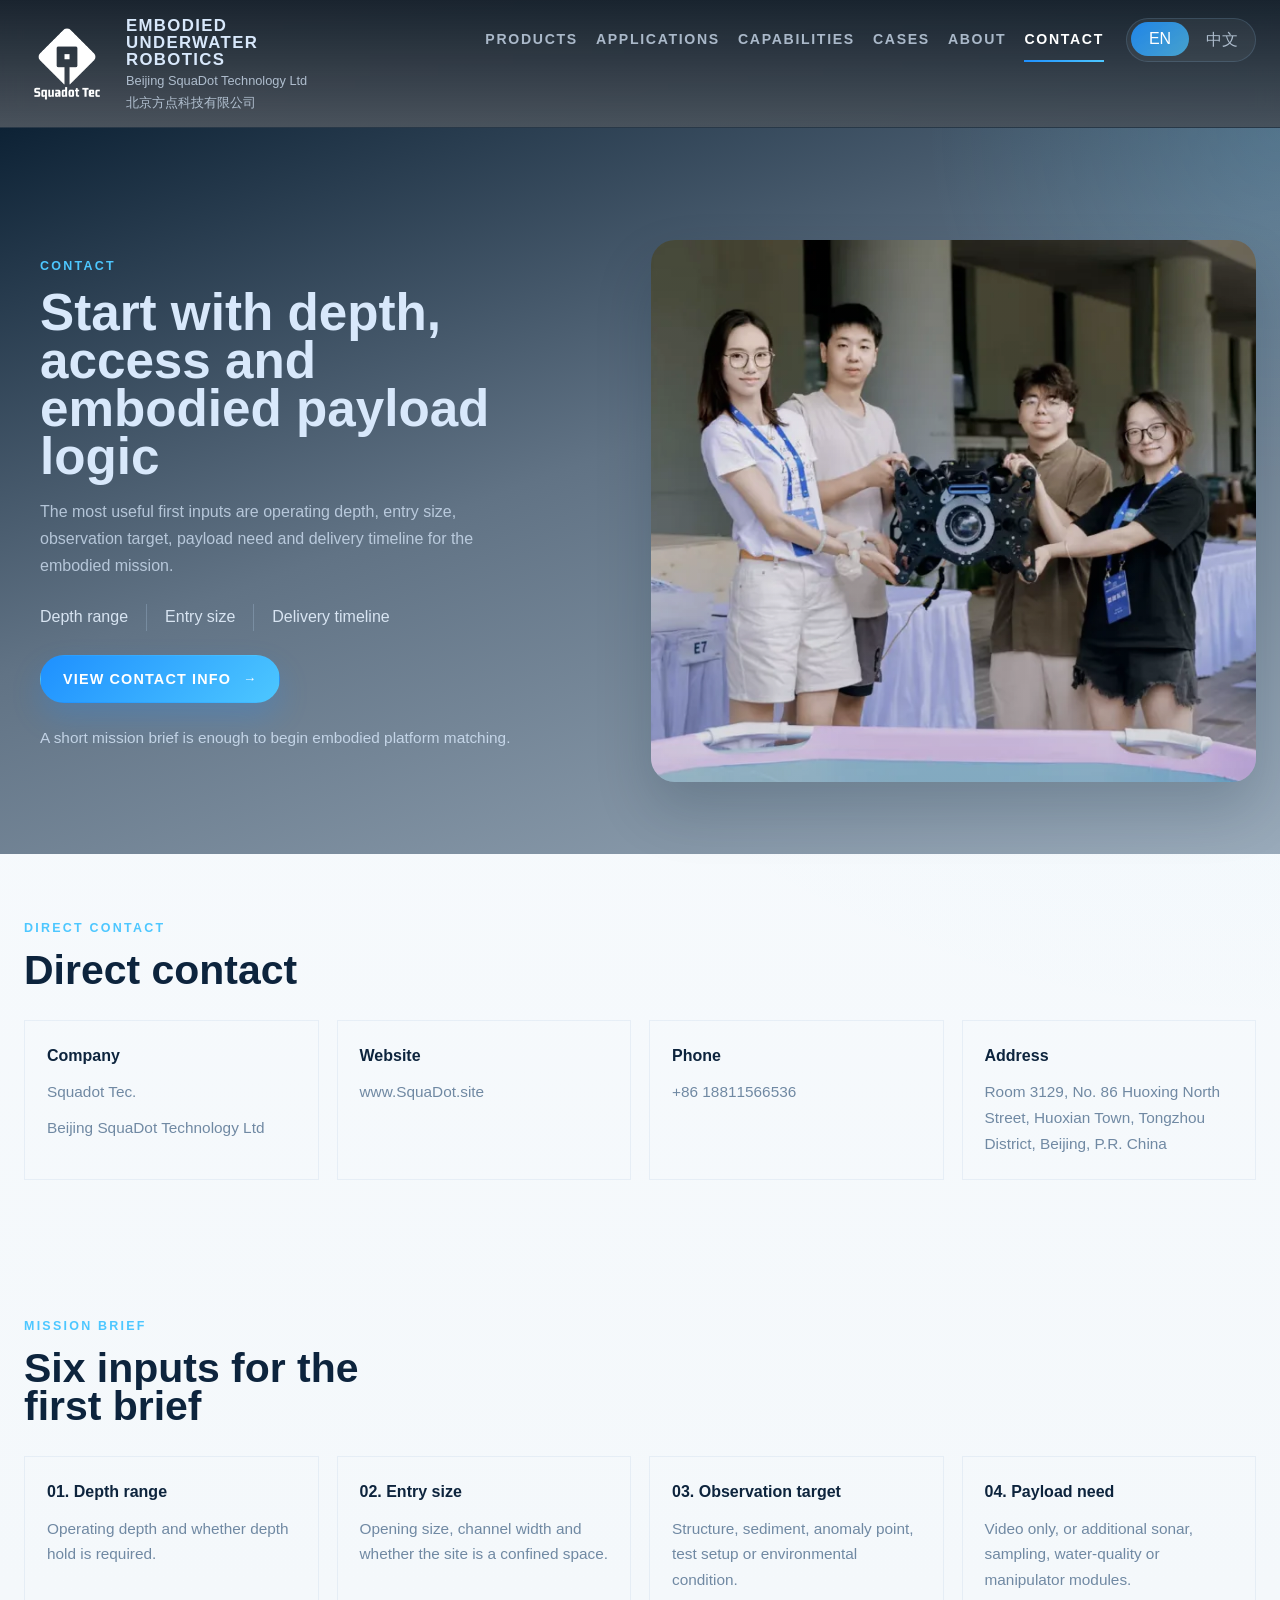
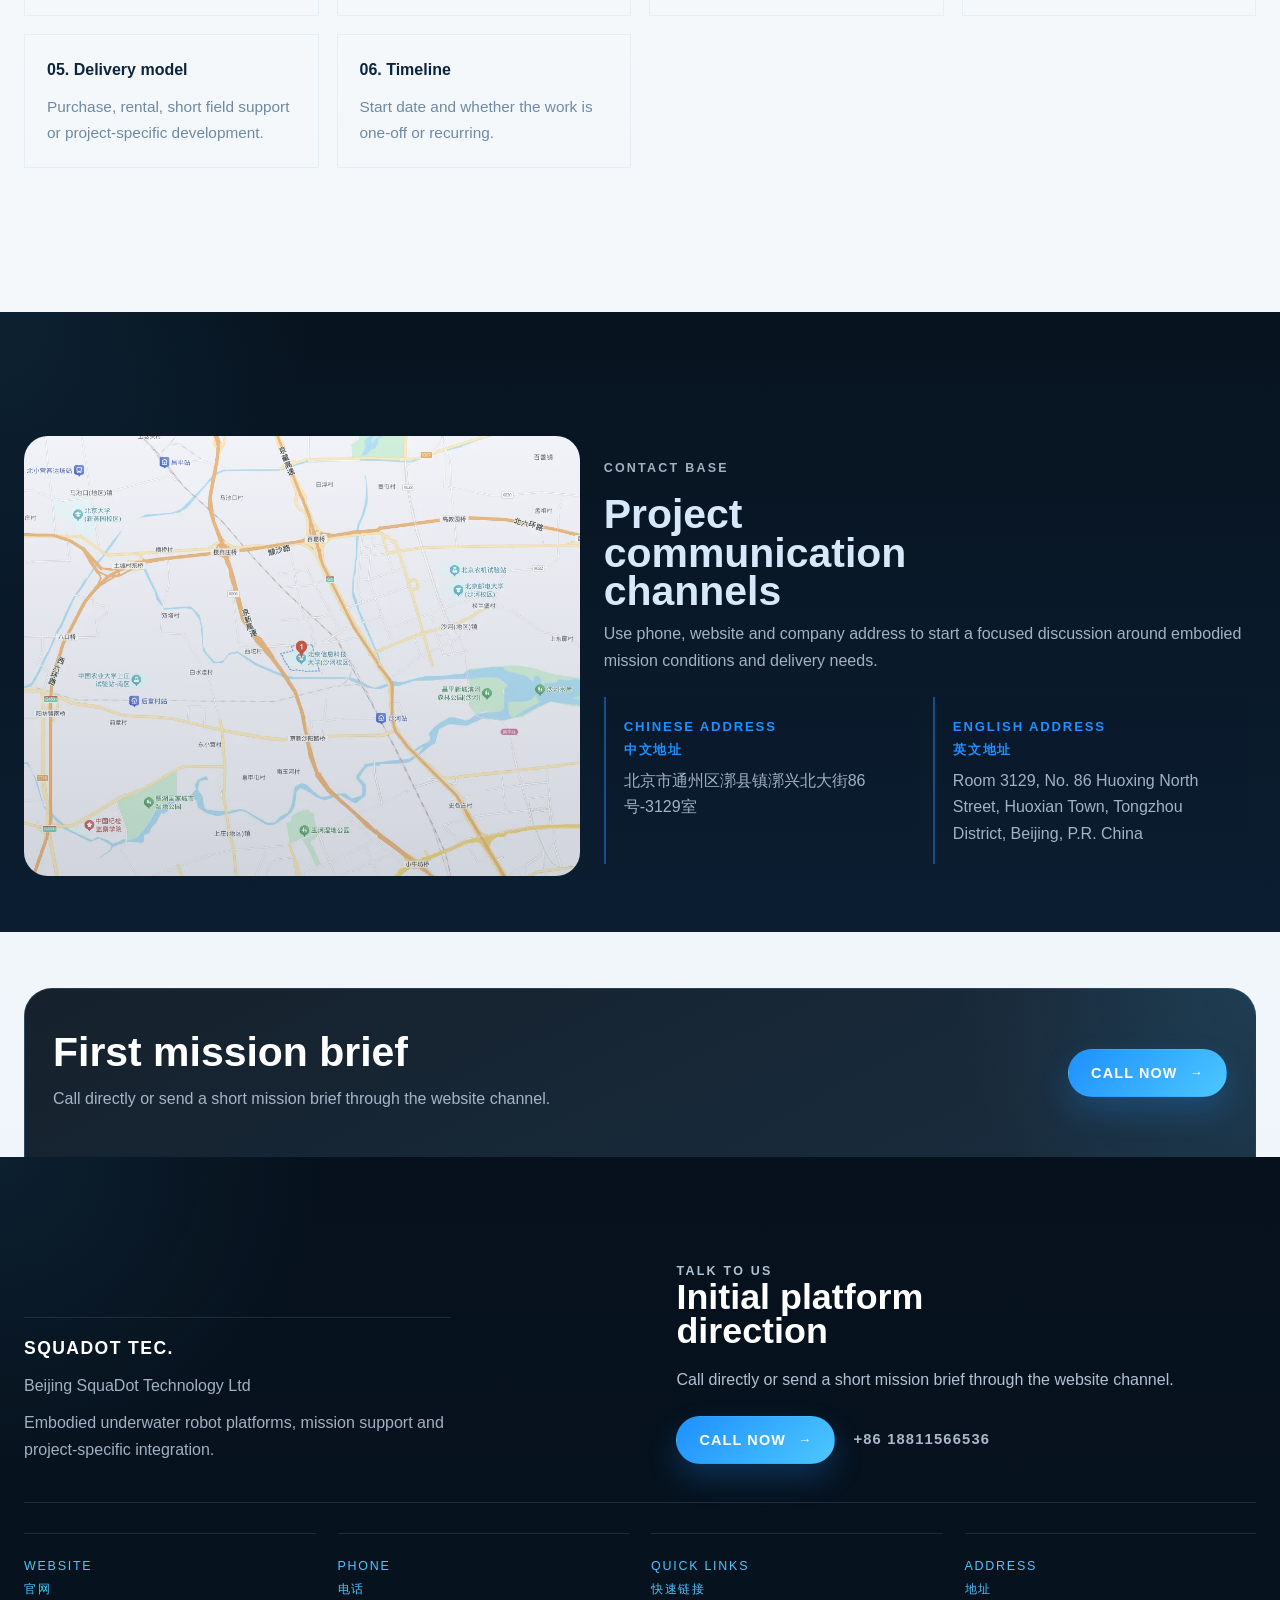
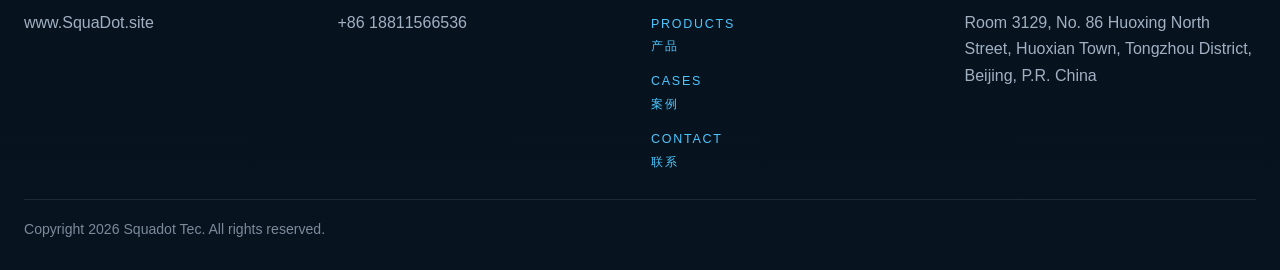
<file: contact.html>
﻿<!DOCTYPE html>
<html lang="en" data-lang="en">
<head>
  <meta charset="UTF-8">
  <meta name="viewport" content="width=device-width, initial-scale=1.0">
  <title>Contact | Squadot Tec.</title>
  <meta id="page-description" name="description" content="Contact Squadot Tec. with depth, access space, observation target, payload needs and delivery timeline to match the right embodied platform.">
  <meta id="og-title" property="og:title" content="Contact | Squadot Tec.">
  <meta id="og-description" property="og:description" content="Contact Squadot Tec. with depth, access space, observation target, payload needs and delivery timeline to match the right embodied platform.">
  <meta id="og-locale" property="og:locale" content="en_US">
  <meta property="og:type" content="website">
  <meta property="og:site_name" content="Squadot Tec.">
  <link rel="stylesheet" href="./styles.css">
</head>
<body
  data-page="contact"
  data-title-en="Contact | Squadot Tec."
  data-title-zh="联系 | Squadot Tec."
  data-description-en="Contact Squadot Tec. with depth, access space, observation target, payload needs and delivery timeline to match the right embodied platform."
  data-description-zh="请提供水深、进入空间、观测目标、挂载需求与交付周期，便于快速匹配具身平台方向。"
>
  <div class="site-shell">
    <header class="site-header">
      <div class="header-frame">
        <div class="header-grid">
          <a class="brand" href="./index.html" aria-label="Squadot Tec.">
            <img class="brand-logo lang-en" src="./assets/brand/squadot-en.webp" alt="Squadot Tec." decoding="async" width="591" height="591" srcset="./assets/brand/squadot-en.webp 1x" sizes="86px">
            <img class="brand-logo lang-zh" src="./assets/brand/squadot-zh.webp" alt="Squadot Tec." decoding="async" width="591" height="591" srcset="./assets/brand/squadot-zh.webp 1x" sizes="86px">
            <div class="brand-copy">
              <strong class="lang-en" data-copy="common.brand.topic"></strong>
              <strong class="lang-zh" data-copy="common.brand.topic"></strong>
              <span class="lang-en" data-copy="common.brand.company"></span>
              <span class="lang-zh" data-copy="common.brand.company"></span>
            </div>
          </a>
          <button class="menu-toggle" type="button" aria-label="Open navigation" aria-expanded="false">
            <span></span>
            <span></span>
          </button>
          <div class="header-panel">
            <div class="header-bottom-row">
              <nav class="site-nav">
                <a href="./products.html"><span class="lang-en" data-copy="common.nav.products"></span><span class="lang-zh" data-copy="common.nav.products"></span></a>
                <a href="./applications.html"><span class="lang-en" data-copy="common.nav.applications"></span><span class="lang-zh" data-copy="common.nav.applications"></span></a>
                <a href="./capabilities.html"><span class="lang-en" data-copy="common.nav.capabilities"></span><span class="lang-zh" data-copy="common.nav.capabilities"></span></a>
                <a href="./cases.html"><span class="lang-en" data-copy="common.nav.cases"></span><span class="lang-zh" data-copy="common.nav.cases"></span></a>
                <a href="./about.html"><span class="lang-en" data-copy="common.nav.about"></span><span class="lang-zh" data-copy="common.nav.about"></span></a>
                <a class="is-active" aria-current="page" href="./contact.html"><span class="lang-en" data-copy="common.nav.contact"></span><span class="lang-zh" data-copy="common.nav.contact"></span></a>
              </nav>
              <div class="lang-switch" aria-label="Language switcher">
                <button type="button" data-lang-switch="en" aria-label="Switch to English">EN</button>
                <button type="button" data-lang-switch="zh" aria-label="切换到中文">中文</button>
              </div>
            </div>
          </div>
        </div>
      </div>
    </header>

    <main>
      <section class="hero hero-page reveal">
        <div class="hero-page-grid">
                    <div class="hero-copy">
            <p class="eyebrow lang-en" data-copy="pages.contact.copy.contact"></p>
            <p class="eyebrow lang-zh" data-copy="pages.contact.copy.contact"></p>
            <h1 class="lang-en" data-copy="pages.contact.copy.start_with_depth_access_and_payload"></h1>
            <h1 class="lang-zh" data-copy="pages.contact.copy.start_with_depth_access_and_payload"></h1>
            <p class="hero-text lang-en" data-copy="pages.contact.copy.the_most_useful_first_inputs_are_operating_depth"></p>
            <p class="hero-text lang-zh" data-copy="pages.contact.copy.the_most_useful_first_inputs_are_operating_depth"></p>
            <ul class="hero-keywords">
              <li><span class="lang-en" data-copy="pages.contact.copy.depth_range"></span><span class="lang-zh" data-copy="pages.contact.copy.depth_range"></span></li>
              <li><span class="lang-en" data-copy="pages.contact.copy.entry_size"></span><span class="lang-zh" data-copy="pages.contact.copy.entry_size"></span></li>
              <li><span class="lang-en" data-copy="pages.contact.copy.delivery_timeline"></span><span class="lang-zh" data-copy="pages.contact.copy.delivery_timeline"></span></li>
            </ul>
            <div class="hero-actions">
              <a class="button button-primary" href="#direct-contact">
                <span class="lang-en" data-copy="pages.contact.copy.view_contact_info"></span>
                <span class="lang-zh" data-copy="pages.contact.copy.view_contact_info"></span>
              </a>
            </div>
            <p class="hero-note lang-en" data-copy="pages.contact.copy.a_short_mission_brief_is_enough_to_begin"></p>
            <p class="hero-note lang-zh" data-copy="pages.contact.copy.a_short_mission_brief_is_enough_to_begin"></p>
          </div>
          <div class="page-visual">
            <div class="page-frame">
              <img src="./assets/images/contact/contact-hero.webp" alt="Contact Squadot Tec." loading="eager" fetchpriority="high" decoding="async" srcset="./assets/images/contact/contact-hero.webp 1x" sizes="(max-width: 980px) 100vw, 48vw" width="1071" height="599">
            </div>
          </div>
        </div>
      </section>

      <section class="section">
        <div class="section-shell compact reveal" id="direct-contact">
          <div class="section-heading">
            <p class="eyebrow lang-en" data-copy="pages.contact.copy.direct_contact"></p>
            <p class="eyebrow lang-zh" data-copy="pages.contact.copy.direct_contact"></p>
            <h2 class="lang-en" data-copy="pages.contact.copy.direct_contact"></h2>
            <h2 class="lang-zh" data-copy="pages.contact.copy.direct_contact"></h2>
          </div>
          <div class="contact-grid">
            <article class="contact-card">
              <strong class="lang-en" data-copy="pages.contact.copy.company"></strong>
              <strong class="lang-zh" data-copy="pages.contact.copy.company"></strong>
              <p class="lang-en" data-copy="pages.contact.copy.squadot_tec"></p>
              <p class="lang-en" data-copy="pages.contact.copy.beijing_squadot_technology_ltd"></p>
              <p class="lang-zh" data-copy="pages.contact.copy.squadot_tec"></p>
              <p class="lang-zh" data-copy="pages.contact.copy.beijing_squadot_technology_ltd"></p>
            </article>
            <article class="contact-card">
              <strong class="lang-en" data-copy="pages.contact.copy.website"></strong>
              <strong class="lang-zh" data-copy="pages.contact.copy.website"></strong>
              <p><a href="https://www.SquaDot.site" target="_blank" rel="noreferrer">www.SquaDot.site</a></p>
            </article>
            <article class="contact-card">
              <strong class="lang-en" data-copy="pages.contact.copy.phone"></strong>
              <strong class="lang-zh" data-copy="pages.contact.copy.phone"></strong>
              <p><a href="tel:+8618811566536">+86 18811566536</a></p>
            </article>
            <article class="contact-card">
              <strong class="lang-en" data-copy="pages.contact.copy.address"></strong>
              <strong class="lang-zh" data-copy="pages.contact.copy.address"></strong>
              <p class="lang-en" data-copy="pages.contact.copy.room_3129_no_86_huoxing_north_street_huoxian"></p>
              <p class="lang-zh" data-copy="pages.contact.copy.room_3129_no_86_huoxing_north_street_huoxian"></p>
            </article>
          </div>
        </div>
      </section>

      <section class="section">
        <div class="section-shell reveal">
          <div class="section-heading">
            <p class="eyebrow lang-en" data-copy="pages.contact.copy.mission_brief"></p>
            <p class="eyebrow lang-zh" data-copy="pages.contact.copy.mission_brief"></p>
            <h2 class="lang-en" data-copy="pages.contact.copy.six_inputs_for_the_first_brief"></h2>
            <h2 class="lang-zh" data-copy="pages.contact.copy.six_inputs_for_the_first_brief"></h2>
          </div>
          <div class="brief-list">
            <article class="contact-card">
              <strong class="lang-en" data-copy="pages.contact.copy.item_01_depth_range"></strong>
              <strong class="lang-zh" data-copy="pages.contact.copy.item_01_depth_range"></strong>
              <p class="lang-en" data-copy="pages.contact.copy.operating_depth_and_whether_depth_hold_is_required"></p>
              <p class="lang-zh" data-copy="pages.contact.copy.operating_depth_and_whether_depth_hold_is_required"></p>
            </article>
            <article class="contact-card">
              <strong class="lang-en" data-copy="pages.contact.copy.item_02_entry_size"></strong>
              <strong class="lang-zh" data-copy="pages.contact.copy.item_02_entry_size"></strong>
              <p class="lang-en" data-copy="pages.contact.copy.opening_size_channel_width_and_whether_the_site"></p>
              <p class="lang-zh" data-copy="pages.contact.copy.opening_size_channel_width_and_whether_the_site"></p>
            </article>
            <article class="contact-card">
              <strong class="lang-en" data-copy="pages.contact.copy.item_03_observation_target"></strong>
              <strong class="lang-zh" data-copy="pages.contact.copy.item_03_observation_target"></strong>
              <p class="lang-en" data-copy="pages.contact.copy.structure_sediment_anomaly_point_test_setup_or_environmental"></p>
              <p class="lang-zh" data-copy="pages.contact.copy.structure_sediment_anomaly_point_test_setup_or_environmental"></p>
            </article>
            <article class="contact-card">
              <strong class="lang-en" data-copy="pages.contact.copy.item_04_payload_need"></strong>
              <strong class="lang-zh" data-copy="pages.contact.copy.item_04_payload_need"></strong>
              <p class="lang-en" data-copy="pages.contact.copy.video_only_or_additional_sonar_sampling_water_quality"></p>
              <p class="lang-zh" data-copy="pages.contact.copy.video_only_or_additional_sonar_sampling_water_quality"></p>
            </article>
            <article class="contact-card">
              <strong class="lang-en" data-copy="pages.contact.copy.item_05_delivery_model"></strong>
              <strong class="lang-zh" data-copy="pages.contact.copy.item_05_delivery_model"></strong>
              <p class="lang-en" data-copy="pages.contact.copy.purchase_rental_short_field_support_or_project_specific"></p>
              <p class="lang-zh" data-copy="pages.contact.copy.purchase_rental_short_field_support_or_project_specific"></p>
            </article>
            <article class="contact-card">
              <strong class="lang-en" data-copy="pages.contact.copy.item_06_timeline"></strong>
              <strong class="lang-zh" data-copy="pages.contact.copy.item_06_timeline"></strong>
              <p class="lang-en" data-copy="pages.contact.copy.start_date_and_whether_the_work_is_one"></p>
              <p class="lang-zh" data-copy="pages.contact.copy.start_date_and_whether_the_work_is_one"></p>
            </article>
          </div>
        </div>
      </section>

      <section class="section">
        <div class="section-shell dark reveal">
          <div class="stack-block">
            <div class="stack-visual">
              <div class="stack-frame">
                <img src="./assets/images/contact/contact-beijing-base.webp" alt="Beijing Base location reference" loading="lazy" decoding="async" srcset="./assets/images/contact/contact-beijing-base.webp 1x" sizes="(max-width: 980px) 100vw, 48vw" width="1029" height="863">
              </div>
            </div>
            <div class="stack-copy">
              <p class="eyebrow lang-en" data-copy="pages.contact.copy.contact_base"></p>
              <p class="eyebrow lang-zh" data-copy="pages.contact.copy.contact_base"></p>
            <h2 class="lang-en" data-copy="pages.contact.copy.project_communication_channels"></h2>
            <h2 class="lang-zh" data-copy="pages.contact.copy.project_communication_channels"></h2>
              <p class="lang-en" data-copy="pages.contact.copy.use_phone_website_and_company_address_to_start"></p>
              <p class="lang-zh" data-copy="pages.contact.copy.use_phone_website_and_company_address_to_start"></p>
              <div class="stack-meta">
                <div>
                  <strong class="lang-en" data-copy="pages.contact.copy.chinese_address"></strong>
                  <strong class="lang-zh" data-copy="pages.contact.copy.chinese_address"></strong>
                  <p>北京市通州区漷县镇漷兴北大街86号-3129室</p>
                </div>
                <div>
                  <strong class="lang-en" data-copy="pages.contact.copy.english_address"></strong>
                  <strong class="lang-zh" data-copy="pages.contact.copy.english_address"></strong>
                  <p>Room 3129, No. 86 Huoxing North Street, Huoxian Town, Tongzhou District, Beijing, P.R. China</p>
                </div>
              </div>
            </div>
          </div>
        </div>
      </section>
            <section class="section">
        <div class="section-shell section-shell-closure reveal">
          <div class="cta-band">
            <div>
              <h2 class="lang-en" data-copy="pages.contact.copy.first_mission_brief"></h2>
              <h2 class="lang-zh" data-copy="pages.contact.copy.first_mission_brief"></h2>
              <p class="lang-en" data-copy="pages.contact.copy.call_directly_or_send_a_short_mission_brief"></p>
              <p class="lang-zh" data-copy="pages.contact.copy.call_directly_or_send_a_short_mission_brief"></p>
            </div>
            <a class="button button-primary" href="tel:+8618811566536">
              <span class="lang-en" data-copy="pages.contact.copy.call_now"></span>
              <span class="lang-zh" data-copy="pages.contact.copy.call_now"></span>
            </a>
          </div>
        </div>
      </section>
    </main>

    <footer class="site-footer footer-home">
      <div class="site-footer-shell">
        <div class="footer-topline">
          <div class="footer-brand footer-brand-home">
            <strong>Squadot Tec.</strong>
            <p class="lang-en" data-copy="pages.contact.copy.beijing_squadot_technology_ltd"></p>
            <p class="lang-zh" data-copy="pages.contact.copy.beijing_squadot_technology_ltd"></p>
            <p class="lang-en" data-copy="pages.contact.copy.underwater_robot_platforms_mission_support_and_project_specific"></p>
            <p class="lang-zh" data-copy="pages.contact.copy.underwater_robot_platforms_mission_support_and_project_specific"></p>
          </div>
          <div class="footer-contact-callout">
            <p class="eyebrow lang-en" data-copy="pages.contact.copy.talk_to_us"></p>
            <p class="eyebrow lang-zh" data-copy="pages.contact.copy.talk_to_us"></p>
            <h2 class="lang-en" data-copy="pages.contact.copy.initial_platform_direction"></h2>
            <h2 class="lang-zh" data-copy="pages.contact.copy.initial_platform_direction"></h2>
            <p class="lang-en" data-copy="pages.contact.copy.call_directly_or_send_a_short_mission_brief"></p>
            <p class="lang-zh" data-copy="pages.contact.copy.call_directly_or_send_a_short_mission_brief"></p>
            <div class="footer-contact-actions">
              <a class="button button-primary" href="tel:+8618811566536">
                <span class="lang-en" data-copy="pages.contact.copy.call_now"></span>
                <span class="lang-zh" data-copy="pages.contact.copy.call_now"></span>
              </a>
              <a class="footer-inline-link" href="tel:+8618811566536">+86 18811566536</a>
            </div>
          </div>
        </div>
        <div class="footer-main footer-main-home">
          <div class="footer-list">
            <span class="lang-en" data-copy="common.footer.website_label"></span>
            <span class="lang-zh" data-copy="common.footer.website_label"></span>
            <p><a href="https://www.SquaDot.site" target="_blank" rel="noreferrer">www.SquaDot.site</a></p>
          </div>
          <div class="footer-list">
            <span class="lang-en" data-copy="common.footer.phone_label"></span>
            <span class="lang-zh" data-copy="common.footer.phone_label"></span>
            <p><a href="tel:+8618811566536">+86 18811566536</a></p>
          </div>
          <div class="footer-list">
            <span class="lang-en" data-copy="common.footer.quick_links_label"></span>
            <span class="lang-zh" data-copy="common.footer.quick_links_label"></span>
            <p><a href="./products.html"><span class="lang-en" data-copy="common.nav.products"></span><span class="lang-zh" data-copy="common.nav.products"></span></a></p>
            <p><a href="./cases.html"><span class="lang-en" data-copy="common.nav.cases"></span><span class="lang-zh" data-copy="common.nav.cases"></span></a></p>
            <p><a href="./contact.html"><span class="lang-en" data-copy="common.nav.contact"></span><span class="lang-zh" data-copy="common.nav.contact"></span></a></p>
          </div>
          <div class="footer-list">
            <span class="lang-en" data-copy="common.footer.address_label"></span>
            <span class="lang-zh" data-copy="common.footer.address_label"></span>
            <p class="lang-en" data-copy="common.footer.address"></p>
            <p class="lang-zh" data-copy="common.footer.address"></p>
          </div>
        </div>
        <div class="footer-legal">
          <span class="lang-en" data-copy="common.footer.legal"></span>
          <span class="lang-zh" data-copy="common.footer.legal"></span>
        </div>
      </div>
    </footer>
  </div>
  <script src="./content.js"></script>
  <script src="./script.js"></script>
</body>
</html>
</file>
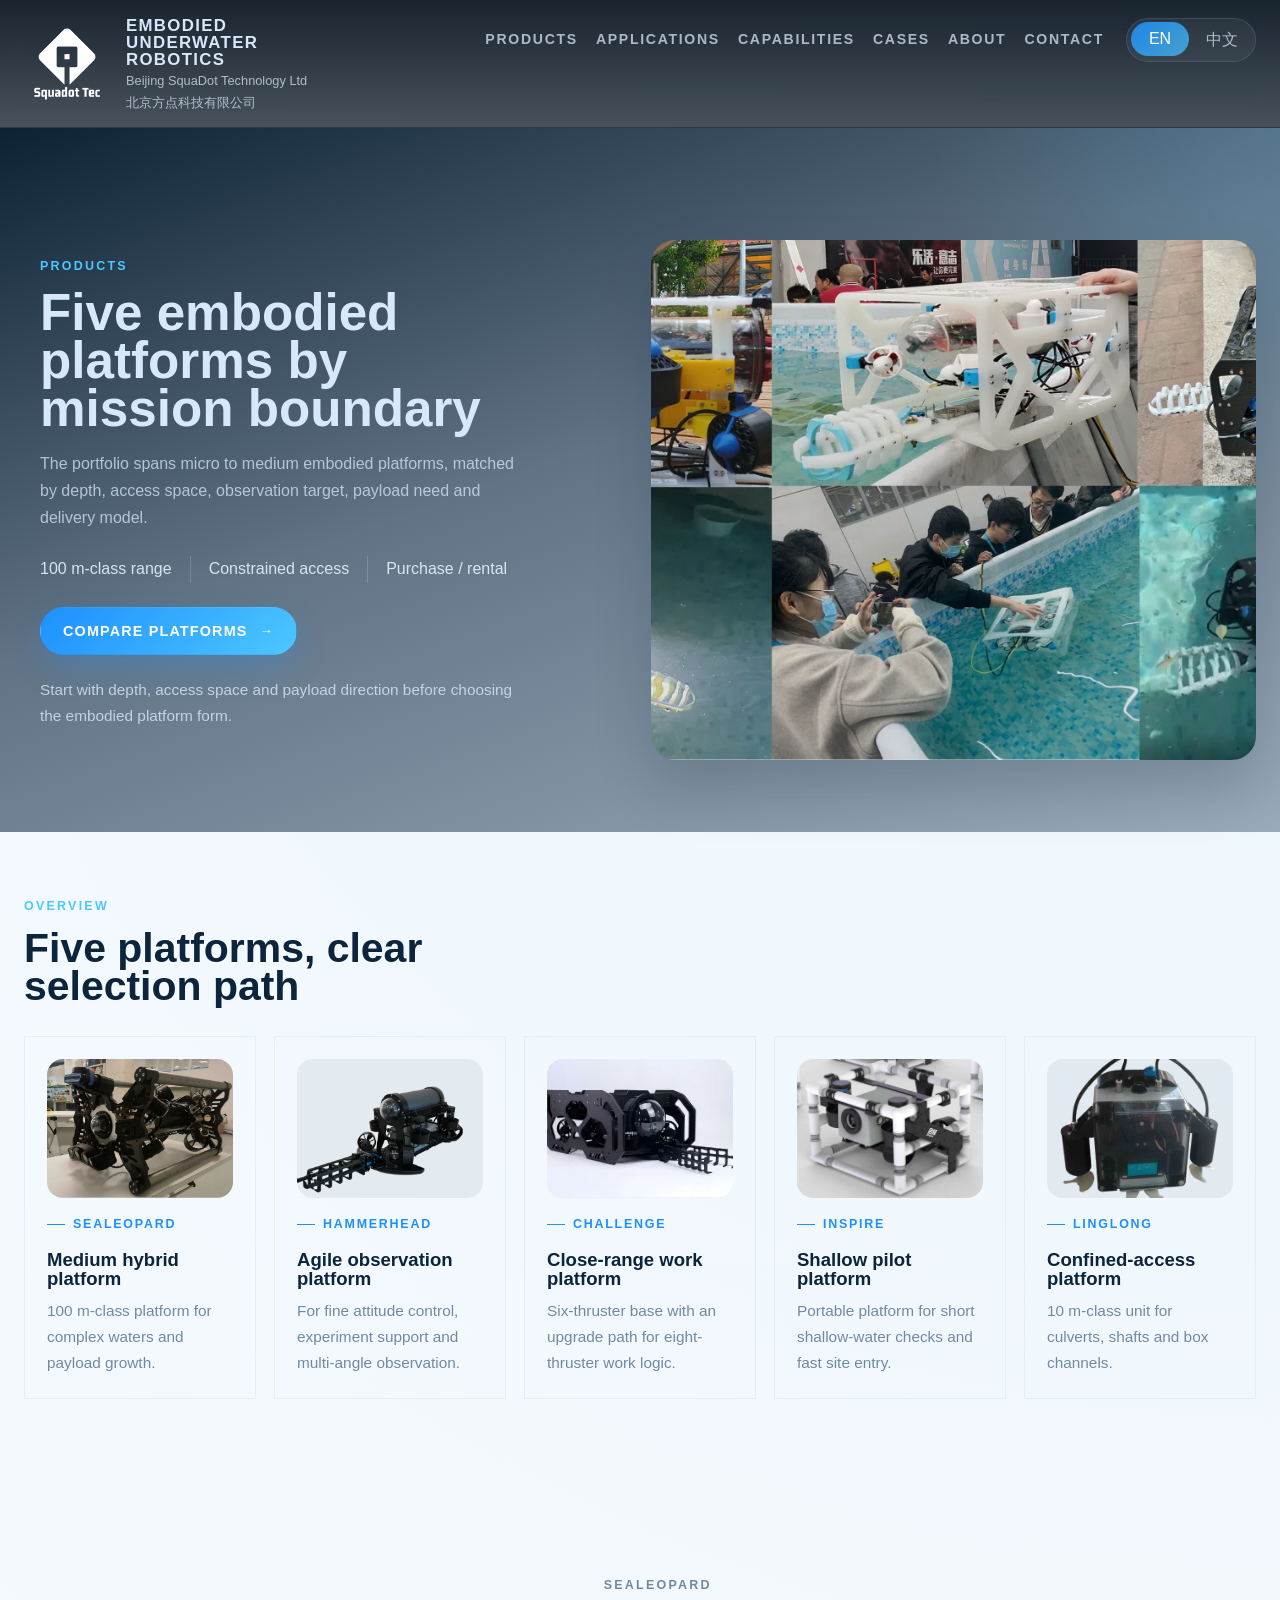
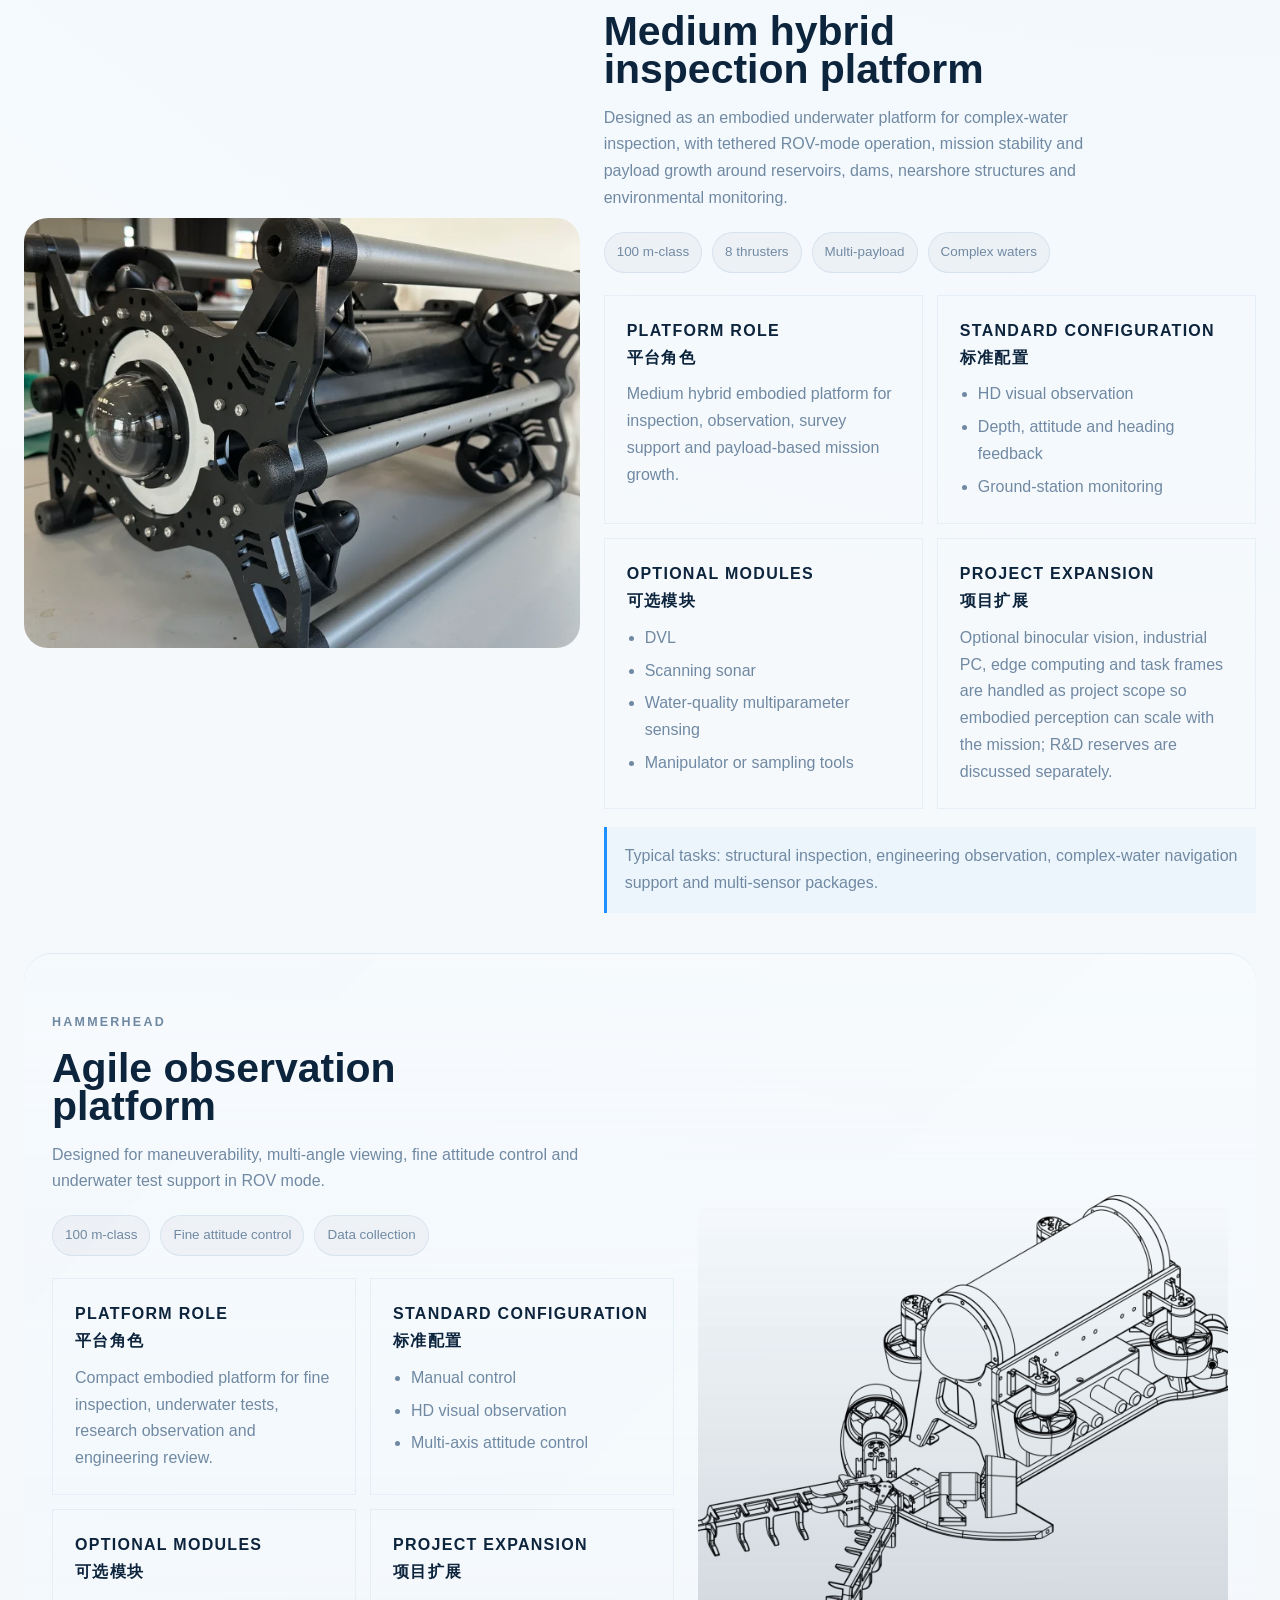
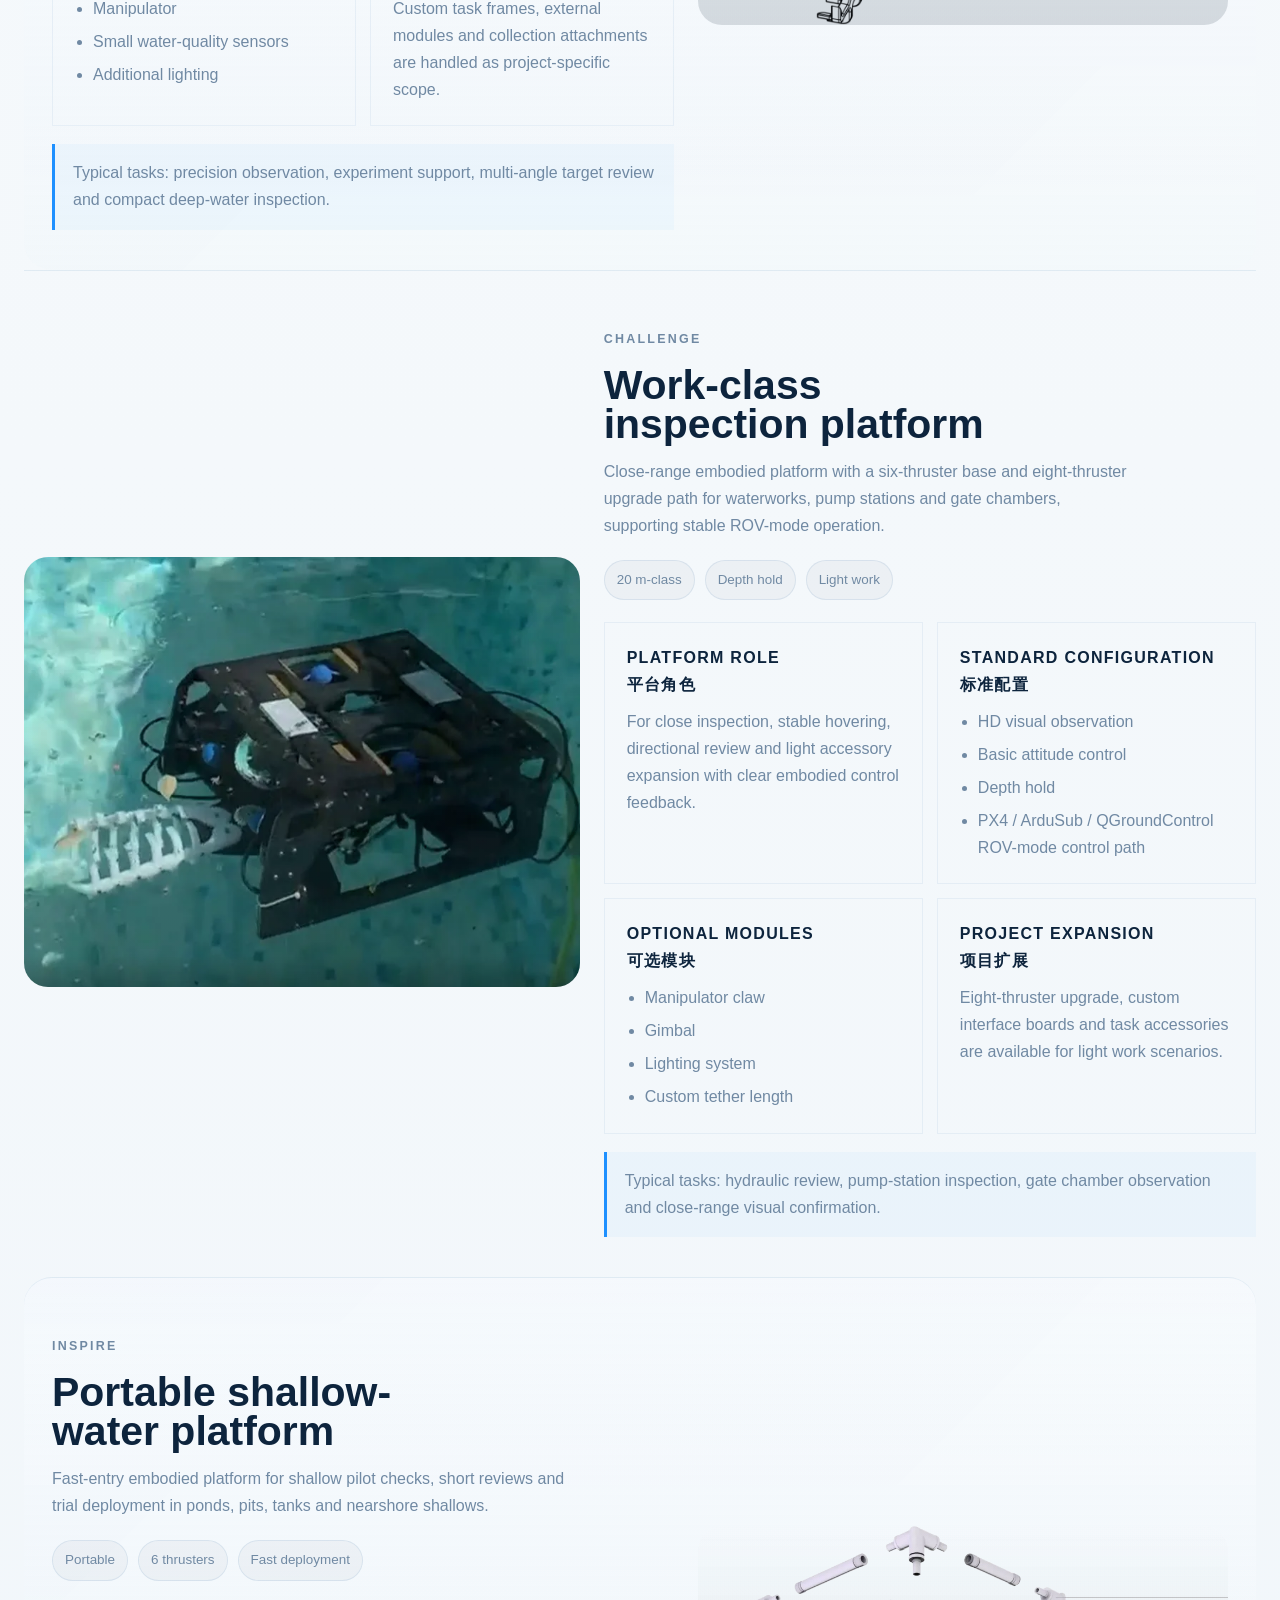
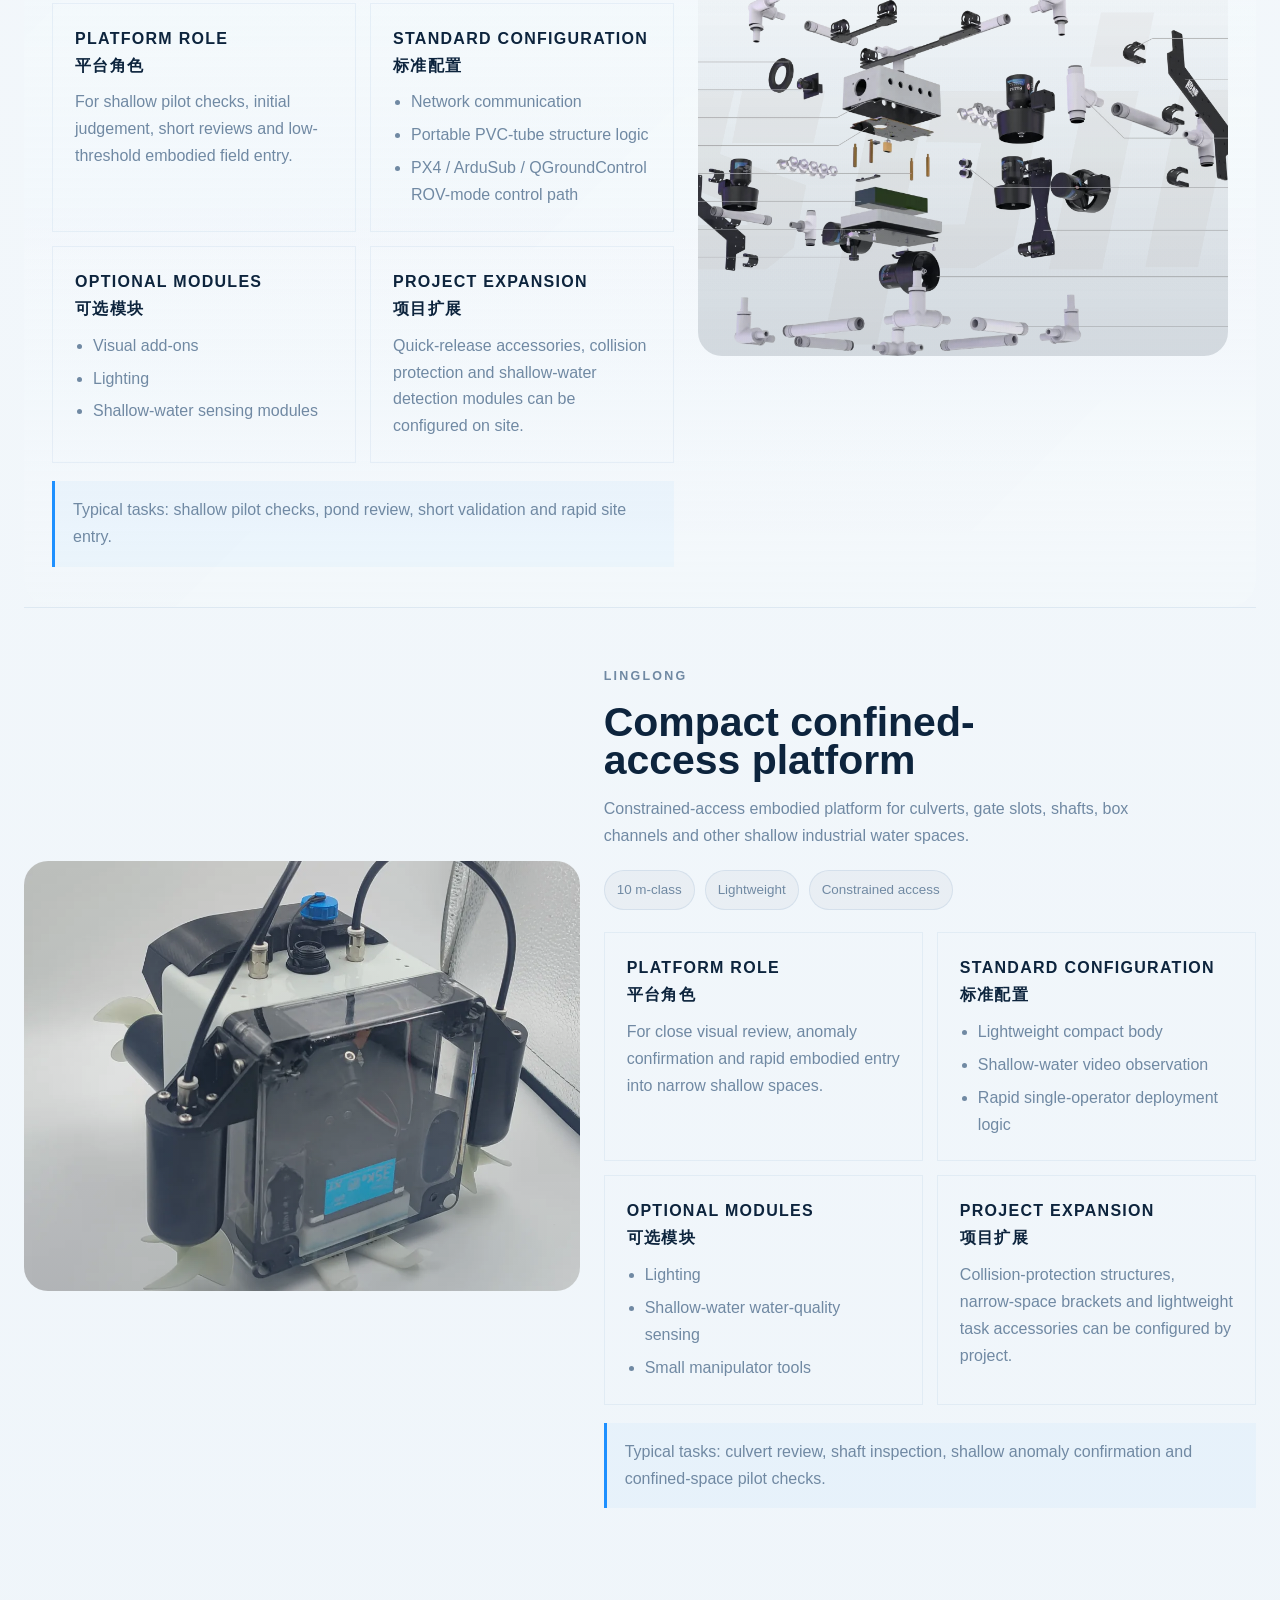
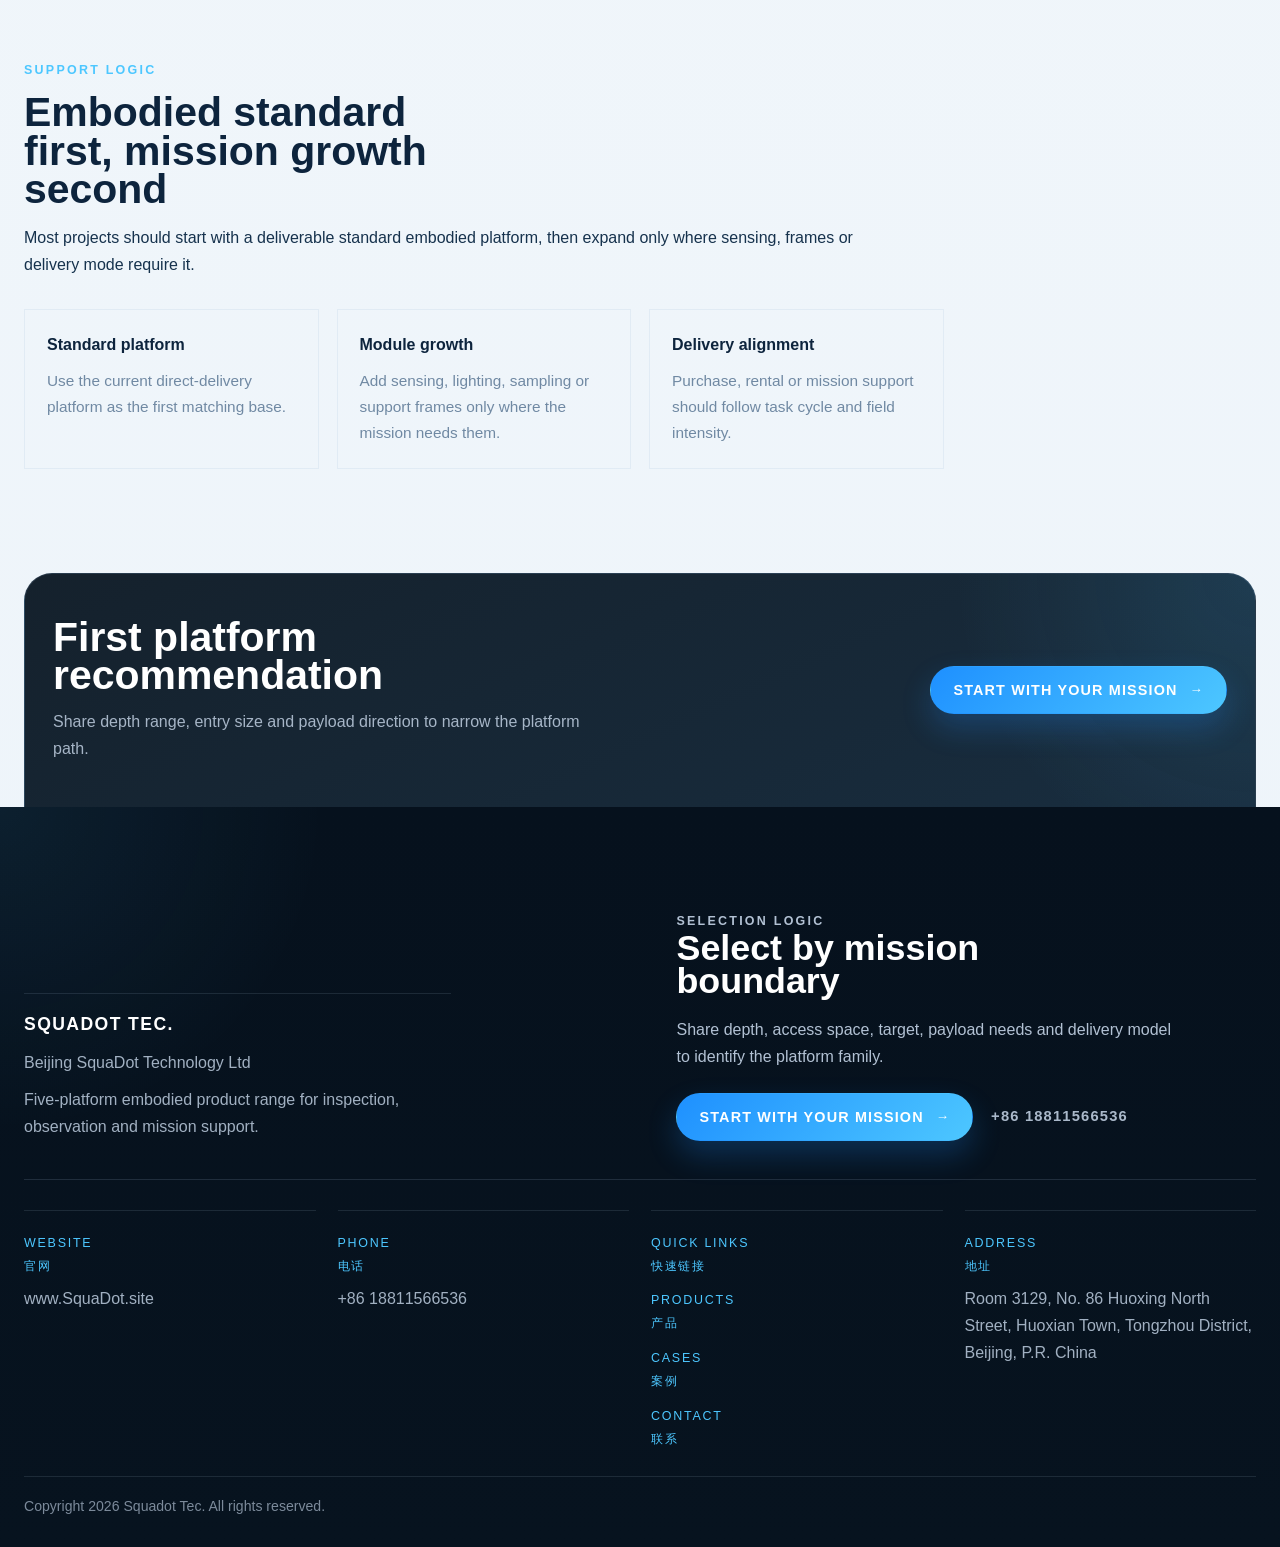
<file: products.html>
<!DOCTYPE html>
<html lang="en" data-lang="en">
<head>
  <meta charset="UTF-8">
  <meta name="viewport" content="width=device-width, initial-scale=1.0">
  <title>Products | Squadot Tec.</title>
  <meta id="page-description" name="description" content="Compare five embodied underwater platforms for inspection, observation, confined access and mission support.">
  <meta id="og-title" property="og:title" content="Products | Squadot Tec.">
  <meta id="og-description" property="og:description" content="Compare five embodied underwater platforms for inspection, observation, confined access and mission support.">
  <meta id="og-locale" property="og:locale" content="en_US">
  <meta property="og:type" content="website">
  <meta property="og:site_name" content="Squadot Tec.">
  <link rel="stylesheet" href="./styles.css">
</head>
<body
  data-page="products"
  data-title-en="Products | Squadot Tec."
  data-title-zh="产品 | Squadot Tec."
  data-description-en="Compare five embodied underwater platforms for inspection, observation, confined access and mission support."
  data-description-zh="比较五类水下具身智能平台，覆盖巡检、观测、受限空间进入与任务支持。"
>
  <div class="site-shell">
    <header class="site-header">
      <div class="header-frame">
        <div class="header-grid">
          <a class="brand" href="./index.html" aria-label="Squadot Tec.">
            <img class="brand-logo lang-en" src="./assets/brand/squadot-en.webp" alt="Squadot Tec." decoding="async" width="591" height="591" srcset="./assets/brand/squadot-en.webp 1x" sizes="86px">
            <img class="brand-logo lang-zh" src="./assets/brand/squadot-zh.webp" alt="Squadot Tec." decoding="async" width="591" height="591" srcset="./assets/brand/squadot-zh.webp 1x" sizes="86px">
            <div class="brand-copy">
              <strong class="lang-en" data-copy="common.brand.topic"></strong>
              <strong class="lang-zh" data-copy="common.brand.topic"></strong>
              <span class="lang-en" data-copy="common.brand.company"></span>
              <span class="lang-zh" data-copy="common.brand.company"></span>
            </div>
          </a>
          <button class="menu-toggle" type="button" aria-label="Open navigation" aria-expanded="false">
            <span></span>
            <span></span>
          </button>
          <div class="header-panel">
            <div class="header-bottom-row">
              <nav class="site-nav">
                <a href="./products.html"><span class="lang-en" data-copy="common.nav.products"></span><span class="lang-zh" data-copy="common.nav.products"></span></a>
                <a href="./applications.html"><span class="lang-en" data-copy="common.nav.applications"></span><span class="lang-zh" data-copy="common.nav.applications"></span></a>
                <a href="./capabilities.html"><span class="lang-en" data-copy="common.nav.capabilities"></span><span class="lang-zh" data-copy="common.nav.capabilities"></span></a>
                <a href="./cases.html"><span class="lang-en" data-copy="common.nav.cases"></span><span class="lang-zh" data-copy="common.nav.cases"></span></a>
                <a href="./about.html"><span class="lang-en" data-copy="common.nav.about"></span><span class="lang-zh" data-copy="common.nav.about"></span></a>
                <a href="./contact.html"><span class="lang-en" data-copy="common.nav.contact"></span><span class="lang-zh" data-copy="common.nav.contact"></span></a>
              </nav>
              <div class="lang-switch" aria-label="Language switcher">
                <button type="button" data-lang-switch="en" aria-label="Switch to English">EN</button>
                <button type="button" data-lang-switch="zh" aria-label="切换到中文">中文</button>
              </div>
            </div>
          </div>
        </div>
      </div>
    </header>

    <main>
      <section class="hero hero-page reveal">
        <div class="hero-page-grid">
                    <div class="hero-copy">
            <p class="eyebrow lang-en" data-copy="pages.products.copy.products"></p>
            <p class="eyebrow lang-zh" data-copy="pages.products.copy.products"></p>
            <h1 class="lang-en" data-copy="pages.products.copy.five_platforms_by_mission_boundary"></h1>
            <h1 class="lang-zh" data-copy="pages.products.copy.five_platforms_by_mission_boundary"></h1>
            <p class="hero-text lang-en" data-copy="pages.products.copy.the_portfolio_spans_micro_to_medium_platforms_matched"></p>
            <p class="hero-text lang-zh" data-copy="pages.products.copy.the_portfolio_spans_micro_to_medium_platforms_matched"></p>
            <ul class="hero-keywords">
              <li><span class="lang-en" data-copy="pages.products.copy.item_100_m_class_range"></span><span class="lang-zh" data-copy="pages.products.copy.item_100_m_class_range"></span></li>
              <li><span class="lang-en" data-copy="pages.products.copy.constrained_access"></span><span class="lang-zh" data-copy="pages.products.copy.constrained_access"></span></li>
              <li><span class="lang-en" data-copy="pages.products.copy.purchase_rental"></span><span class="lang-zh" data-copy="pages.products.copy.purchase_rental"></span></li>
            </ul>
            <div class="hero-actions">
              <a class="button button-primary" href="#overview">
                <span class="lang-en" data-copy="pages.products.copy.compare_platforms"></span>
                <span class="lang-zh" data-copy="pages.products.copy.compare_platforms"></span>
              </a>
            </div>
            <p class="hero-note lang-en" data-copy="pages.products.copy.start_with_depth_access_space_and_payload_direction"></p>
            <p class="hero-note lang-zh" data-copy="pages.products.copy.start_with_depth_access_space_and_payload_direction"></p>
          </div>
          <div class="page-visual">
            <div class="page-frame">
              <img src="./assets/images/products/products-hero.webp" alt="SeaLeopard product hero" loading="eager" fetchpriority="high" decoding="async" srcset="./assets/images/products/products-hero.webp 1x" sizes="(max-width: 980px) 100vw, 48vw" width="1195" height="615">
            </div>
          </div>
        </div>
      </section>

      <section class="section">
        <div class="section-shell compact reveal" id="overview">
          <div class="section-heading">
            <p class="eyebrow lang-en" data-copy="pages.products.copy.overview"></p>
            <p class="eyebrow lang-zh" data-copy="pages.products.copy.overview"></p>
            <h2 class="lang-en" data-copy="pages.products.copy.five_platforms_clear_selection_path"></h2>
            <h2 class="lang-zh" data-copy="pages.products.copy.five_platforms_clear_selection_path"></h2>
          </div>
          <div class="overview-grid">
            <a class="product-card" href="#sealeopard">
              <div class="product-thumb"><img src="./assets/images/products/products-overview-sealeopard.webp" alt="SeaLeopard overview" loading="lazy" decoding="async" srcset="./assets/images/products/products-overview-sealeopard.webp 1x" sizes="(max-width: 720px) 100vw, (max-width: 1160px) 50vw, 20vw" width="616" height="445"></div>
              <span class="card-label">SeaLeopard</span>
              <h3 class="lang-en" data-copy="pages.products.copy.medium_hybrid_rov"></h3>
              <h3 class="lang-zh" data-copy="pages.products.copy.medium_hybrid_rov"></h3>
              <p class="lang-en" data-copy="pages.products.copy.item_100_m_class_platform_for_complex_waters_and"></p>
              <p class="lang-zh" data-copy="pages.products.copy.item_100_m_class_platform_for_complex_waters_and"></p>
            </a>
            <a class="product-card" href="#hammerhead">
              <div class="product-thumb"><img src="./assets/images/products/products-overview-hammerhead.webp" alt="Hammerhead overview" loading="lazy" decoding="async" srcset="./assets/images/products/products-overview-hammerhead.webp 1x" sizes="(max-width: 720px) 100vw, (max-width: 1160px) 50vw, 20vw" width="647" height="432"></div>
              <span class="card-label">Hammerhead</span>
              <h3 class="lang-en" data-copy="pages.products.copy.agile_observation_rov"></h3>
              <h3 class="lang-zh" data-copy="pages.products.copy.agile_observation_rov"></h3>
              <p class="lang-en" data-copy="pages.products.copy.for_fine_attitude_control_experiment_support_and_multi"></p>
              <p class="lang-zh" data-copy="pages.products.copy.for_fine_attitude_control_experiment_support_and_multi"></p>
            </a>
            <a class="product-card" href="#challenge">
              <div class="product-thumb"><img src="./assets/images/products/products-overview-challenge.webp" alt="Challenge overview" loading="lazy" decoding="async" srcset="./assets/images/products/products-overview-challenge.webp 1x" sizes="(max-width: 720px) 100vw, (max-width: 1160px) 50vw, 20vw" width="236" height="161"></div>
              <span class="card-label">Challenge</span>
              <h3 class="lang-en" data-copy="pages.products.copy.close_range_work_rov"></h3>
              <h3 class="lang-zh" data-copy="pages.products.copy.close_range_work_rov"></h3>
              <p class="lang-en" data-copy="pages.products.copy.six_thruster_base_with_an_upgrade_path_for"></p>
              <p class="lang-zh" data-copy="pages.products.copy.six_thruster_base_with_an_upgrade_path_for"></p>
            </a>
            <a class="product-card" href="#inspire">
              <div class="product-thumb"><img src="./assets/images/products/products-overview-inspire.webp" alt="Inspire overview" loading="lazy" decoding="async" srcset="./assets/images/products/products-overview-inspire.webp 1x" sizes="(max-width: 720px) 100vw, (max-width: 1160px) 50vw, 20vw" width="760" height="579"></div>
              <span class="card-label">Inspire</span>
              <h3 class="lang-en" data-copy="pages.products.copy.shallow_pilot_rov"></h3>
              <h3 class="lang-zh" data-copy="pages.products.copy.shallow_pilot_rov"></h3>
              <p class="lang-en" data-copy="pages.products.copy.portable_platform_for_short_shallow_water_checks_and"></p>
              <p class="lang-zh" data-copy="pages.products.copy.portable_platform_for_short_shallow_water_checks_and"></p>
            </a>
            <a class="product-card" href="#linglong">
              <div class="product-thumb"><img src="./assets/images/products/products-overview-linglong.webp" alt="Linglong overview" loading="lazy" decoding="async" srcset="./assets/images/products/products-overview-linglong.webp 1x" sizes="(max-width: 720px) 100vw, (max-width: 1160px) 50vw, 20vw" width="450" height="430"></div>
              <span class="card-label">Linglong</span>
              <h3 class="lang-en" data-copy="pages.products.copy.confined_access_rov"></h3>
              <h3 class="lang-zh" data-copy="pages.products.copy.confined_access_rov"></h3>
              <p class="lang-en" data-copy="pages.products.copy.item_10_m_class_unit_for_culverts_shafts_and"></p>
              <p class="lang-zh" data-copy="pages.products.copy.item_10_m_class_unit_for_culverts_shafts_and"></p>
            </a>
          </div>
        </div>
      </section>

      <section class="section">
        <div class="section-shell reveal">
          <div class="product-panel" id="sealeopard">
            <div class="panel-visual">
              <div class="panel-frame">
                <img src="./assets/images/products/products-detail-sealeopard.webp" alt="SeaLeopard detail" loading="lazy" decoding="async" srcset="./assets/images/products/products-detail-sealeopard.webp 1x" sizes="(max-width: 980px) 100vw, 48vw" width="750" height="575">
              </div>
            </div>
            <div class="panel-copy">
              <p class="eyebrow">SeaLeopard</p>
              <h2 class="lang-en" data-copy="pages.products.copy.medium_hybrid_inspection_rov"></h2>
              <h2 class="lang-zh" data-copy="pages.products.copy.medium_hybrid_inspection_rov"></h2>
              <p class="lang-en" data-copy="pages.products.copy.designed_for_complex_water_inspection_mission_stability_and"></p>
              <p class="lang-zh" data-copy="pages.products.copy.designed_for_complex_water_inspection_mission_stability_and"></p>
              <div class="tag-row">
                <span>100 m-class</span>
                <span class="lang-en" data-copy="pages.products.copy.item_8_thrusters"></span>
                <span class="lang-zh" data-copy="pages.products.copy.item_8_thrusters"></span>
                <span class="lang-en" data-copy="pages.products.copy.multi_payload"></span>
                <span class="lang-zh" data-copy="pages.products.copy.multi_payload"></span>
                <span class="lang-en" data-copy="pages.products.copy.complex_waters"></span>
                <span class="lang-zh" data-copy="pages.products.copy.complex_waters"></span>
              </div>
              <div class="detail-grid">
                <article class="detail-box">
                  <strong class="lang-en" data-copy="pages.products.copy.platform_role"></strong>
                  <strong class="lang-zh" data-copy="pages.products.copy.platform_role"></strong>
                  <p class="lang-en" data-copy="pages.products.copy.medium_hybrid_platform_for_inspection_observation_survey_support"></p>
                  <p class="lang-zh" data-copy="pages.products.copy.medium_hybrid_platform_for_inspection_observation_survey_support"></p>
                </article>
                <article class="detail-box">
                  <strong class="lang-en" data-copy="pages.products.copy.standard_configuration"></strong>
                  <strong class="lang-zh" data-copy="pages.products.copy.standard_configuration"></strong>
                  <ul>
                    <li class="lang-en" data-copy="pages.products.copy.hd_visual_observation"></li>
                    <li class="lang-en" data-copy="pages.products.copy.depth_attitude_and_heading_feedback"></li>
                    <li class="lang-en" data-copy="pages.products.copy.ground_station_monitoring"></li>
                    <li class="lang-zh" data-copy="pages.products.copy.hd_visual_observation"></li>
                    <li class="lang-zh" data-copy="pages.products.copy.depth_attitude_and_heading_feedback"></li>
                    <li class="lang-zh" data-copy="pages.products.copy.ground_station_monitoring"></li>
                  </ul>
                </article>
                <article class="detail-box">
                  <strong class="lang-en" data-copy="pages.products.copy.optional_modules"></strong>
                  <strong class="lang-zh" data-copy="pages.products.copy.optional_modules"></strong>
                  <ul>
                    <li class="lang-en" data-copy="pages.products.copy.dvl"></li>
                    <li class="lang-en" data-copy="pages.products.copy.scanning_sonar"></li>
                    <li class="lang-en" data-copy="pages.products.copy.water_quality_multiparameter_sensing"></li>
                    <li class="lang-en" data-copy="pages.products.copy.manipulator_or_sampling_tools"></li>
                    <li class="lang-zh" data-copy="pages.products.copy.dvl"></li>
                    <li class="lang-zh" data-copy="pages.products.copy.scanning_sonar"></li>
                    <li class="lang-zh" data-copy="pages.products.copy.water_quality_multiparameter_sensing"></li>
                    <li class="lang-zh" data-copy="pages.products.copy.manipulator_or_sampling_tools"></li>
                  </ul>
                </article>
                <article class="detail-box">
                  <strong class="lang-en" data-copy="pages.products.copy.project_expansion"></strong>
                  <strong class="lang-zh" data-copy="pages.products.copy.project_expansion"></strong>
                  <p class="lang-en" data-copy="pages.products.copy.optional_binocular_vision_industrial_pc_edge_computing_and"></p>
                  <p class="lang-zh" data-copy="pages.products.copy.optional_binocular_vision_industrial_pc_edge_computing_and"></p>
                </article>
              </div>
              <div class="quote-note">
                <p class="lang-en" data-copy="pages.products.copy.typical_tasks_structural_inspection_engineering_observation_complex_water"></p>
                <p class="lang-zh" data-copy="pages.products.copy.typical_tasks_structural_inspection_engineering_observation_complex_water"></p>
              </div>
            </div>
          </div>

          <div class="product-panel is-reverse" id="hammerhead">
            <div class="panel-visual">
              <div class="panel-frame">
                <img src="./assets/images/products/products-detail-hammerhead.webp" alt="Hammerhead product detail" loading="lazy" decoding="async" srcset="./assets/images/products/products-detail-hammerhead.webp 1x" sizes="(max-width: 980px) 100vw, 48vw" width="692" height="515">
              </div>
            </div>
            <div class="panel-copy">
              <p class="eyebrow">Hammerhead</p>
              <h2 class="lang-en" data-copy="pages.products.copy.agile_observation_rov"></h2>
              <h2 class="lang-zh" data-copy="pages.products.copy.agile_observation_rov"></h2>
              <p class="lang-en" data-copy="pages.products.copy.designed_for_maneuverability_multi_angle_viewing_fine_attitude"></p>
              <p class="lang-zh" data-copy="pages.products.copy.designed_for_maneuverability_multi_angle_viewing_fine_attitude"></p>
              <div class="tag-row">
                <span>100 m-class</span>
                <span class="lang-en" data-copy="pages.products.copy.fine_attitude_control"></span>
                <span class="lang-zh" data-copy="pages.products.copy.fine_attitude_control"></span>
                <span class="lang-en" data-copy="pages.products.copy.data_collection"></span>
                <span class="lang-zh" data-copy="pages.products.copy.data_collection"></span>
              </div>
              <div class="detail-grid">
                <article class="detail-box">
                  <strong class="lang-en" data-copy="pages.products.copy.platform_role"></strong>
                  <strong class="lang-zh" data-copy="pages.products.copy.platform_role"></strong>
                  <p class="lang-en" data-copy="pages.products.copy.compact_platform_for_fine_inspection_underwater_tests_research"></p>
                  <p class="lang-zh" data-copy="pages.products.copy.compact_platform_for_fine_inspection_underwater_tests_research"></p>
                </article>
                <article class="detail-box">
                  <strong class="lang-en" data-copy="pages.products.copy.standard_configuration"></strong>
                  <strong class="lang-zh" data-copy="pages.products.copy.standard_configuration"></strong>
                  <ul>
                    <li class="lang-en" data-copy="pages.products.copy.manual_control"></li>
                    <li class="lang-en" data-copy="pages.products.copy.hd_visual_observation"></li>
                    <li class="lang-en" data-copy="pages.products.copy.multi_axis_attitude_control"></li>
                    <li class="lang-zh" data-copy="pages.products.copy.manual_control"></li>
                    <li class="lang-zh" data-copy="pages.products.copy.hd_visual_observation"></li>
                    <li class="lang-zh" data-copy="pages.products.copy.multi_axis_attitude_control"></li>
                  </ul>
                </article>
                <article class="detail-box">
                  <strong class="lang-en" data-copy="pages.products.copy.optional_modules"></strong>
                  <strong class="lang-zh" data-copy="pages.products.copy.optional_modules"></strong>
                  <ul>
                    <li class="lang-en" data-copy="pages.products.copy.manipulator"></li>
                    <li class="lang-en" data-copy="pages.products.copy.small_water_quality_sensors"></li>
                    <li class="lang-en" data-copy="pages.products.copy.additional_lighting"></li>
                    <li class="lang-zh" data-copy="pages.products.copy.manipulator"></li>
                    <li class="lang-zh" data-copy="pages.products.copy.small_water_quality_sensors"></li>
                    <li class="lang-zh" data-copy="pages.products.copy.additional_lighting"></li>
                  </ul>
                </article>
                <article class="detail-box">
                  <strong class="lang-en" data-copy="pages.products.copy.project_expansion"></strong>
                  <strong class="lang-zh" data-copy="pages.products.copy.project_expansion"></strong>
                  <p class="lang-en" data-copy="pages.products.copy.custom_task_frames_external_modules_and_collection_attachments"></p>
                  <p class="lang-zh" data-copy="pages.products.copy.custom_task_frames_external_modules_and_collection_attachments"></p>
                </article>
              </div>
              <div class="quote-note">
                <p class="lang-en" data-copy="pages.products.copy.typical_tasks_precision_observation_experiment_support_multi_angle"></p>
                <p class="lang-zh" data-copy="pages.products.copy.typical_tasks_precision_observation_experiment_support_multi_angle"></p>
              </div>
            </div>
          </div>

          <div class="product-panel" id="challenge">
            <div class="panel-visual">
              <div class="panel-frame">
                <img src="./assets/images/products/products-detail-challenge.webp" alt="Challenge product detail" loading="lazy" decoding="async" srcset="./assets/images/products/products-detail-challenge.webp 1x" sizes="(max-width: 980px) 100vw, 48vw" width="782" height="647">
              </div>
            </div>
            <div class="panel-copy">
              <p class="eyebrow">Challenge</p>
              <h2 class="lang-en" data-copy="pages.products.copy.work_class_inspection_rov"></h2>
              <h2 class="lang-zh" data-copy="pages.products.copy.work_class_inspection_rov"></h2>
              <p class="lang-en" data-copy="pages.products.copy.close_range_platform_with_six_thruster_base_and"></p>
              <p class="lang-zh" data-copy="pages.products.copy.close_range_platform_with_six_thruster_base_and"></p>
              <div class="tag-row">
                <span>20 m-class</span>
                <span class="lang-en" data-copy="pages.products.copy.depth_hold"></span>
                <span class="lang-zh" data-copy="pages.products.copy.depth_hold"></span>
                <span class="lang-en" data-copy="pages.products.copy.light_work"></span>
                <span class="lang-zh" data-copy="pages.products.copy.light_work"></span>
              </div>
              <div class="detail-grid">
                <article class="detail-box">
                  <strong class="lang-en" data-copy="pages.products.copy.platform_role"></strong>
                  <strong class="lang-zh" data-copy="pages.products.copy.platform_role"></strong>
                  <p class="lang-en" data-copy="pages.products.copy.for_close_inspection_stable_hovering_directional_review_and"></p>
                  <p class="lang-zh" data-copy="pages.products.copy.for_close_inspection_stable_hovering_directional_review_and"></p>
                </article>
                <article class="detail-box">
                  <strong class="lang-en" data-copy="pages.products.copy.standard_configuration"></strong>
                  <strong class="lang-zh" data-copy="pages.products.copy.standard_configuration"></strong>
                  <ul>
                    <li class="lang-en" data-copy="pages.products.copy.hd_visual_observation"></li>
                    <li class="lang-en" data-copy="pages.products.copy.basic_attitude_control"></li>
                    <li class="lang-en" data-copy="pages.products.copy.depth_hold"></li>
                    <li class="lang-en" data-copy="pages.products.copy.px4_ardusub_qgroundcontrol_control_path"></li>
                    <li class="lang-zh" data-copy="pages.products.copy.hd_visual_observation"></li>
                    <li class="lang-zh" data-copy="pages.products.copy.basic_attitude_control"></li>
                    <li class="lang-zh" data-copy="pages.products.copy.depth_hold"></li>
                    <li class="lang-zh" data-copy="pages.products.copy.px4_ardusub_qgroundcontrol_control_path"></li>
                  </ul>
                </article>
                <article class="detail-box">
                  <strong class="lang-en" data-copy="pages.products.copy.optional_modules"></strong>
                  <strong class="lang-zh" data-copy="pages.products.copy.optional_modules"></strong>
                  <ul>
                    <li class="lang-en" data-copy="pages.products.copy.manipulator_claw"></li>
                    <li class="lang-en" data-copy="pages.products.copy.gimbal"></li>
                    <li class="lang-en" data-copy="pages.products.copy.lighting_system"></li>
                    <li class="lang-en" data-copy="pages.products.copy.custom_tether_length"></li>
                    <li class="lang-zh" data-copy="pages.products.copy.manipulator_claw"></li>
                    <li class="lang-zh" data-copy="pages.products.copy.gimbal"></li>
                    <li class="lang-zh" data-copy="pages.products.copy.lighting_system"></li>
                    <li class="lang-zh" data-copy="pages.products.copy.custom_tether_length"></li>
                  </ul>
                </article>
                <article class="detail-box">
                  <strong class="lang-en" data-copy="pages.products.copy.project_expansion"></strong>
                  <strong class="lang-zh" data-copy="pages.products.copy.project_expansion"></strong>
                  <p class="lang-en" data-copy="pages.products.copy.eight_thruster_upgrade_custom_interface_boards_and_task"></p>
                  <p class="lang-zh" data-copy="pages.products.copy.eight_thruster_upgrade_custom_interface_boards_and_task"></p>
                </article>
              </div>
              <div class="quote-note">
                <p class="lang-en" data-copy="pages.products.copy.typical_tasks_hydraulic_review_pump_station_inspection_gate"></p>
                <p class="lang-zh" data-copy="pages.products.copy.typical_tasks_hydraulic_review_pump_station_inspection_gate"></p>
              </div>
            </div>
          </div>

          <div class="product-panel is-reverse" id="inspire">
            <div class="panel-visual">
              <div class="panel-frame">
                <img src="./assets/images/products/products-detail-inspire.webp" alt="Inspire product detail" loading="lazy" decoding="async" srcset="./assets/images/products/products-detail-inspire.webp 1x" sizes="(max-width: 980px) 100vw, 48vw" width="1892" height="771">
              </div>
            </div>
            <div class="panel-copy">
              <p class="eyebrow">Inspire</p>
              <h2 class="lang-en" data-copy="pages.products.copy.portable_shallow_water_rov"></h2>
              <h2 class="lang-zh" data-copy="pages.products.copy.portable_shallow_water_rov"></h2>
              <p class="lang-en" data-copy="pages.products.copy.fast_entry_platform_for_shallow_pilot_checks_short"></p>
              <p class="lang-zh" data-copy="pages.products.copy.fast_entry_platform_for_shallow_pilot_checks_short"></p>
              <div class="tag-row">
                <span>Portable</span>
                <span class="lang-en" data-copy="pages.products.copy.item_6_thrusters"></span>
                <span class="lang-zh" data-copy="pages.products.copy.item_6_thrusters"></span>
                <span class="lang-en" data-copy="pages.products.copy.fast_deployment"></span>
                <span class="lang-zh" data-copy="pages.products.copy.fast_deployment"></span>
              </div>
              <div class="detail-grid">
                <article class="detail-box">
                  <strong class="lang-en" data-copy="pages.products.copy.platform_role"></strong>
                  <strong class="lang-zh" data-copy="pages.products.copy.platform_role"></strong>
                  <p class="lang-en" data-copy="pages.products.copy.for_shallow_pilot_checks_initial_judgement_short_reviews"></p>
                  <p class="lang-zh" data-copy="pages.products.copy.for_shallow_pilot_checks_initial_judgement_short_reviews"></p>
                </article>
                <article class="detail-box">
                  <strong class="lang-en" data-copy="pages.products.copy.standard_configuration"></strong>
                  <strong class="lang-zh" data-copy="pages.products.copy.standard_configuration"></strong>
                  <ul>
                    <li class="lang-en" data-copy="pages.products.copy.network_communication"></li>
                    <li class="lang-en" data-copy="pages.products.copy.portable_pvc_tube_structure_logic"></li>
                    <li class="lang-en" data-copy="pages.products.copy.px4_ardusub_qgroundcontrol_control_path"></li>
                    <li class="lang-zh" data-copy="pages.products.copy.network_communication"></li>
                    <li class="lang-zh" data-copy="pages.products.copy.portable_pvc_tube_structure_logic"></li>
                    <li class="lang-zh" data-copy="pages.products.copy.px4_ardusub_qgroundcontrol_control_path"></li>
                  </ul>
                </article>
                <article class="detail-box">
                  <strong class="lang-en" data-copy="pages.products.copy.optional_modules"></strong>
                  <strong class="lang-zh" data-copy="pages.products.copy.optional_modules"></strong>
                  <ul>
                    <li class="lang-en" data-copy="pages.products.copy.visual_add_ons"></li>
                    <li class="lang-en" data-copy="pages.products.copy.lighting"></li>
                    <li class="lang-en" data-copy="pages.products.copy.shallow_water_sensing_modules"></li>
                    <li class="lang-zh" data-copy="pages.products.copy.visual_add_ons"></li>
                    <li class="lang-zh" data-copy="pages.products.copy.lighting"></li>
                    <li class="lang-zh" data-copy="pages.products.copy.shallow_water_sensing_modules"></li>
                  </ul>
                </article>
                <article class="detail-box">
                  <strong class="lang-en" data-copy="pages.products.copy.project_expansion"></strong>
                  <strong class="lang-zh" data-copy="pages.products.copy.project_expansion"></strong>
                  <p class="lang-en" data-copy="pages.products.copy.quick_release_accessories_collision_protection_and_shallow_water"></p>
                  <p class="lang-zh" data-copy="pages.products.copy.quick_release_accessories_collision_protection_and_shallow_water"></p>
                </article>
              </div>
              <div class="quote-note">
                <p class="lang-en" data-copy="pages.products.copy.typical_tasks_shallow_pilot_checks_pond_review_short"></p>
                <p class="lang-zh" data-copy="pages.products.copy.typical_tasks_shallow_pilot_checks_pond_review_short"></p>
              </div>
            </div>
          </div>

          <div class="product-panel" id="linglong">
            <div class="panel-visual">
              <div class="panel-frame">
                <img src="./assets/images/products/products-detail-linglong.webp" alt="Linglong platform detail" loading="lazy" decoding="async" srcset="./assets/images/products/products-detail-linglong.webp 1x" sizes="(max-width: 980px) 100vw, 48vw" width="1073" height="968">
              </div>
            </div>
            <div class="panel-copy">
              <p class="eyebrow">Linglong</p>
              <h2 class="lang-en" data-copy="pages.products.copy.compact_confined_access_rov"></h2>
              <h2 class="lang-zh" data-copy="pages.products.copy.compact_confined_access_rov"></h2>
              <p class="lang-en" data-copy="pages.products.copy.constrained_access_unit_for_culverts_gate_slots_shafts"></p>
              <p class="lang-zh" data-copy="pages.products.copy.constrained_access_unit_for_culverts_gate_slots_shafts"></p>
              <div class="tag-row">
                <span>10 m-class</span>
                <span class="lang-en" data-copy="pages.products.copy.lightweight"></span>
                <span class="lang-zh" data-copy="pages.products.copy.lightweight"></span>
                <span class="lang-en" data-copy="pages.products.copy.constrained_access"></span>
                <span class="lang-zh" data-copy="pages.products.copy.constrained_access"></span>
              </div>
              <div class="detail-grid">
                <article class="detail-box">
                  <strong class="lang-en" data-copy="pages.products.copy.platform_role"></strong>
                  <strong class="lang-zh" data-copy="pages.products.copy.platform_role"></strong>
                  <p class="lang-en" data-copy="pages.products.copy.for_close_visual_review_anomaly_confirmation_and_rapid"></p>
                  <p class="lang-zh" data-copy="pages.products.copy.for_close_visual_review_anomaly_confirmation_and_rapid"></p>
                </article>
                <article class="detail-box">
                  <strong class="lang-en" data-copy="pages.products.copy.standard_configuration"></strong>
                  <strong class="lang-zh" data-copy="pages.products.copy.standard_configuration"></strong>
                  <ul>
                    <li class="lang-en" data-copy="pages.products.copy.lightweight_compact_body"></li>
                    <li class="lang-en" data-copy="pages.products.copy.shallow_water_video_observation"></li>
                    <li class="lang-en" data-copy="pages.products.copy.rapid_single_operator_deployment_logic"></li>
                    <li class="lang-zh" data-copy="pages.products.copy.lightweight_compact_body"></li>
                    <li class="lang-zh" data-copy="pages.products.copy.shallow_water_video_observation"></li>
                    <li class="lang-zh" data-copy="pages.products.copy.rapid_single_operator_deployment_logic"></li>
                  </ul>
                </article>
                <article class="detail-box">
                  <strong class="lang-en" data-copy="pages.products.copy.optional_modules"></strong>
                  <strong class="lang-zh" data-copy="pages.products.copy.optional_modules"></strong>
                  <ul>
                    <li class="lang-en" data-copy="pages.products.copy.lighting"></li>
                    <li class="lang-en" data-copy="pages.products.copy.shallow_water_water_quality_sensing"></li>
                    <li class="lang-en" data-copy="pages.products.copy.small_manipulator_tools"></li>
                    <li class="lang-zh" data-copy="pages.products.copy.lighting"></li>
                    <li class="lang-zh" data-copy="pages.products.copy.shallow_water_water_quality_sensing"></li>
                    <li class="lang-zh" data-copy="pages.products.copy.small_manipulator_tools"></li>
                  </ul>
                </article>
                <article class="detail-box">
                  <strong class="lang-en" data-copy="pages.products.copy.project_expansion"></strong>
                  <strong class="lang-zh" data-copy="pages.products.copy.project_expansion"></strong>
                  <p class="lang-en" data-copy="pages.products.copy.collision_protection_structures_narrow_space_brackets_and_lightweight"></p>
                  <p class="lang-zh" data-copy="pages.products.copy.collision_protection_structures_narrow_space_brackets_and_lightweight"></p>
                </article>
              </div>
              <div class="quote-note">
                <p class="lang-en" data-copy="pages.products.copy.typical_tasks_culvert_review_shaft_inspection_shallow_anomaly"></p>
                <p class="lang-zh" data-copy="pages.products.copy.typical_tasks_culvert_review_shaft_inspection_shallow_anomaly"></p>
              </div>
            </div>
          </div>

        </div>
      </section>
            <section class="section">
        <div class="section-shell compact reveal">
          <div class="section-heading">
            <p class="eyebrow lang-en" data-copy="pages.products.copy.support_logic"></p>
            <p class="eyebrow lang-zh" data-copy="pages.products.copy.support_logic"></p>
            <h2 class="lang-en" data-copy="pages.products.copy.standard_first_mission_growth_second"></h2>
            <h2 class="lang-zh" data-copy="pages.products.copy.standard_first_mission_growth_second"></h2>
            <p class="lang-en" data-copy="pages.products.copy.most_projects_should_start_with_a_deliverable_standard"></p>
            <p class="lang-zh" data-copy="pages.products.copy.most_projects_should_start_with_a_deliverable_standard"></p>
          </div>
          <div class="brief-list">
            <article class="contact-card">
              <strong class="lang-en" data-copy="pages.products.copy.standard_platform"></strong>
              <strong class="lang-zh" data-copy="pages.products.copy.standard_platform"></strong>
              <p class="lang-en" data-copy="pages.products.copy.use_the_current_direct_delivery_platform_as_the"></p>
              <p class="lang-zh" data-copy="pages.products.copy.use_the_current_direct_delivery_platform_as_the"></p>
            </article>
            <article class="contact-card">
              <strong class="lang-en" data-copy="pages.products.copy.module_growth"></strong>
              <strong class="lang-zh" data-copy="pages.products.copy.module_growth"></strong>
              <p class="lang-en" data-copy="pages.products.copy.add_sensing_lighting_sampling_or_support_frames_only"></p>
              <p class="lang-zh" data-copy="pages.products.copy.add_sensing_lighting_sampling_or_support_frames_only"></p>
            </article>
            <article class="contact-card">
              <strong class="lang-en" data-copy="pages.products.copy.delivery_alignment"></strong>
              <strong class="lang-zh" data-copy="pages.products.copy.delivery_alignment"></strong>
              <p class="lang-en" data-copy="pages.products.copy.purchase_rental_or_mission_support_should_follow_task"></p>
              <p class="lang-zh" data-copy="pages.products.copy.purchase_rental_or_mission_support_should_follow_task"></p>
            </article>
          </div>
        </div>
      </section>

            <section class="section">
        <div class="section-shell section-shell-closure reveal">
          <div class="cta-band">
            <div>
              <h2 class="lang-en" data-copy="pages.products.copy.first_platform_recommendation"></h2>
              <h2 class="lang-zh" data-copy="pages.products.copy.first_platform_recommendation"></h2>
              <p class="lang-en" data-copy="pages.products.copy.share_depth_range_entry_size_and_payload_direction"></p>
              <p class="lang-zh" data-copy="pages.products.copy.share_depth_range_entry_size_and_payload_direction"></p>
            </div>
            <a class="button button-primary" href="./contact.html">
              <span class="lang-en" data-copy="pages.products.copy.start_with_your_mission"></span>
              <span class="lang-zh" data-copy="pages.products.copy.start_with_your_mission"></span>
            </a>
          </div>
        </div>
      </section>
    </main>

    <footer class="site-footer footer-home">
      <div class="site-footer-shell">
        <div class="footer-topline">
          <div class="footer-brand footer-brand-home">
            <strong>Squadot Tec.</strong>
            <p class="lang-en" data-copy="pages.products.copy.beijing_squadot_technology_ltd"></p>
            <p class="lang-zh" data-copy="pages.products.copy.beijing_squadot_technology_ltd"></p>
            <p class="lang-en" data-copy="pages.products.copy.five_platform_product_range_for_inspection_observation_and"></p>
            <p class="lang-zh" data-copy="pages.products.copy.five_platform_product_range_for_inspection_observation_and"></p>
          </div>
          <div class="footer-contact-callout">
            <p class="eyebrow lang-en" data-copy="pages.products.copy.selection_logic"></p>
            <p class="eyebrow lang-zh" data-copy="pages.products.copy.selection_logic"></p>
            <h2 class="lang-en" data-copy="pages.products.copy.select_by_mission_boundary"></h2>
            <h2 class="lang-zh" data-copy="pages.products.copy.select_by_mission_boundary"></h2>
            <p class="lang-en" data-copy="pages.products.copy.share_depth_access_space_target_payload_needs_and"></p>
            <p class="lang-zh" data-copy="pages.products.copy.share_depth_access_space_target_payload_needs_and"></p>
            <div class="footer-contact-actions">
              <a class="button button-primary" href="./contact.html">
                <span class="lang-en" data-copy="pages.products.copy.start_with_your_mission"></span>
                <span class="lang-zh" data-copy="pages.products.copy.start_with_your_mission"></span>
              </a>
              <a class="footer-inline-link" href="tel:+8618811566536">+86 18811566536</a>
            </div>
          </div>
        </div>
        <div class="footer-main footer-main-home">
          <div class="footer-list">
            <span class="lang-en" data-copy="common.footer.website_label"></span>
            <span class="lang-zh" data-copy="common.footer.website_label"></span>
            <p><a href="https://www.SquaDot.site" target="_blank" rel="noreferrer">www.SquaDot.site</a></p>
          </div>
          <div class="footer-list">
            <span class="lang-en" data-copy="common.footer.phone_label"></span>
            <span class="lang-zh" data-copy="common.footer.phone_label"></span>
            <p><a href="tel:+8618811566536">+86 18811566536</a></p>
          </div>
          <div class="footer-list">
            <span class="lang-en" data-copy="common.footer.quick_links_label"></span>
            <span class="lang-zh" data-copy="common.footer.quick_links_label"></span>
            <p><a href="./products.html"><span class="lang-en" data-copy="common.nav.products"></span><span class="lang-zh" data-copy="common.nav.products"></span></a></p>
            <p><a href="./cases.html"><span class="lang-en" data-copy="common.nav.cases"></span><span class="lang-zh" data-copy="common.nav.cases"></span></a></p>
            <p><a href="./contact.html"><span class="lang-en" data-copy="common.nav.contact"></span><span class="lang-zh" data-copy="common.nav.contact"></span></a></p>
          </div>
          <div class="footer-list">
            <span class="lang-en" data-copy="common.footer.address_label"></span>
            <span class="lang-zh" data-copy="common.footer.address_label"></span>
            <p class="lang-en" data-copy="common.footer.address"></p>
            <p class="lang-zh" data-copy="common.footer.address"></p>
          </div>
        </div>
        <div class="footer-legal">
          <span class="lang-en" data-copy="common.footer.legal"></span>
          <span class="lang-zh" data-copy="common.footer.legal"></span>
        </div>
      </div>
    </footer>
  </div>
  <script src="./content.js"></script>
  <script src="./script.js"></script>
</body>
</html>
</file>
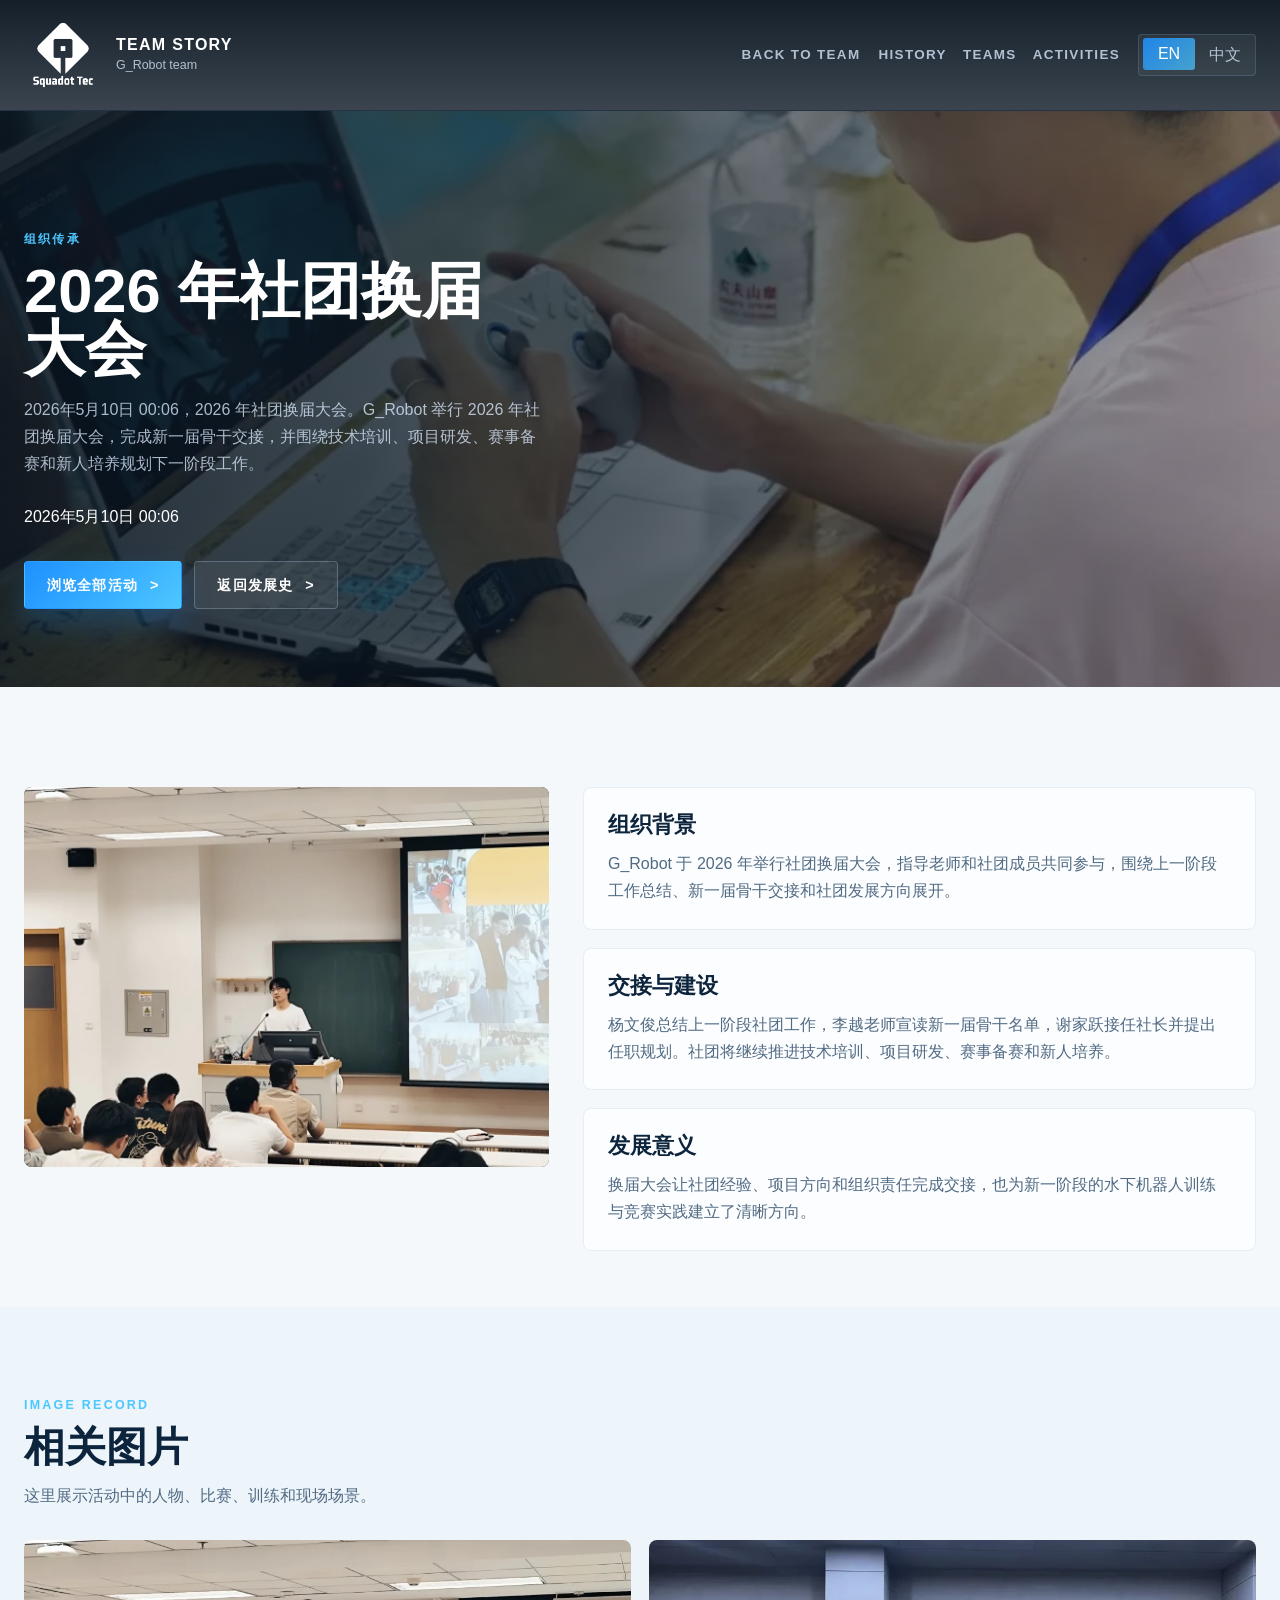
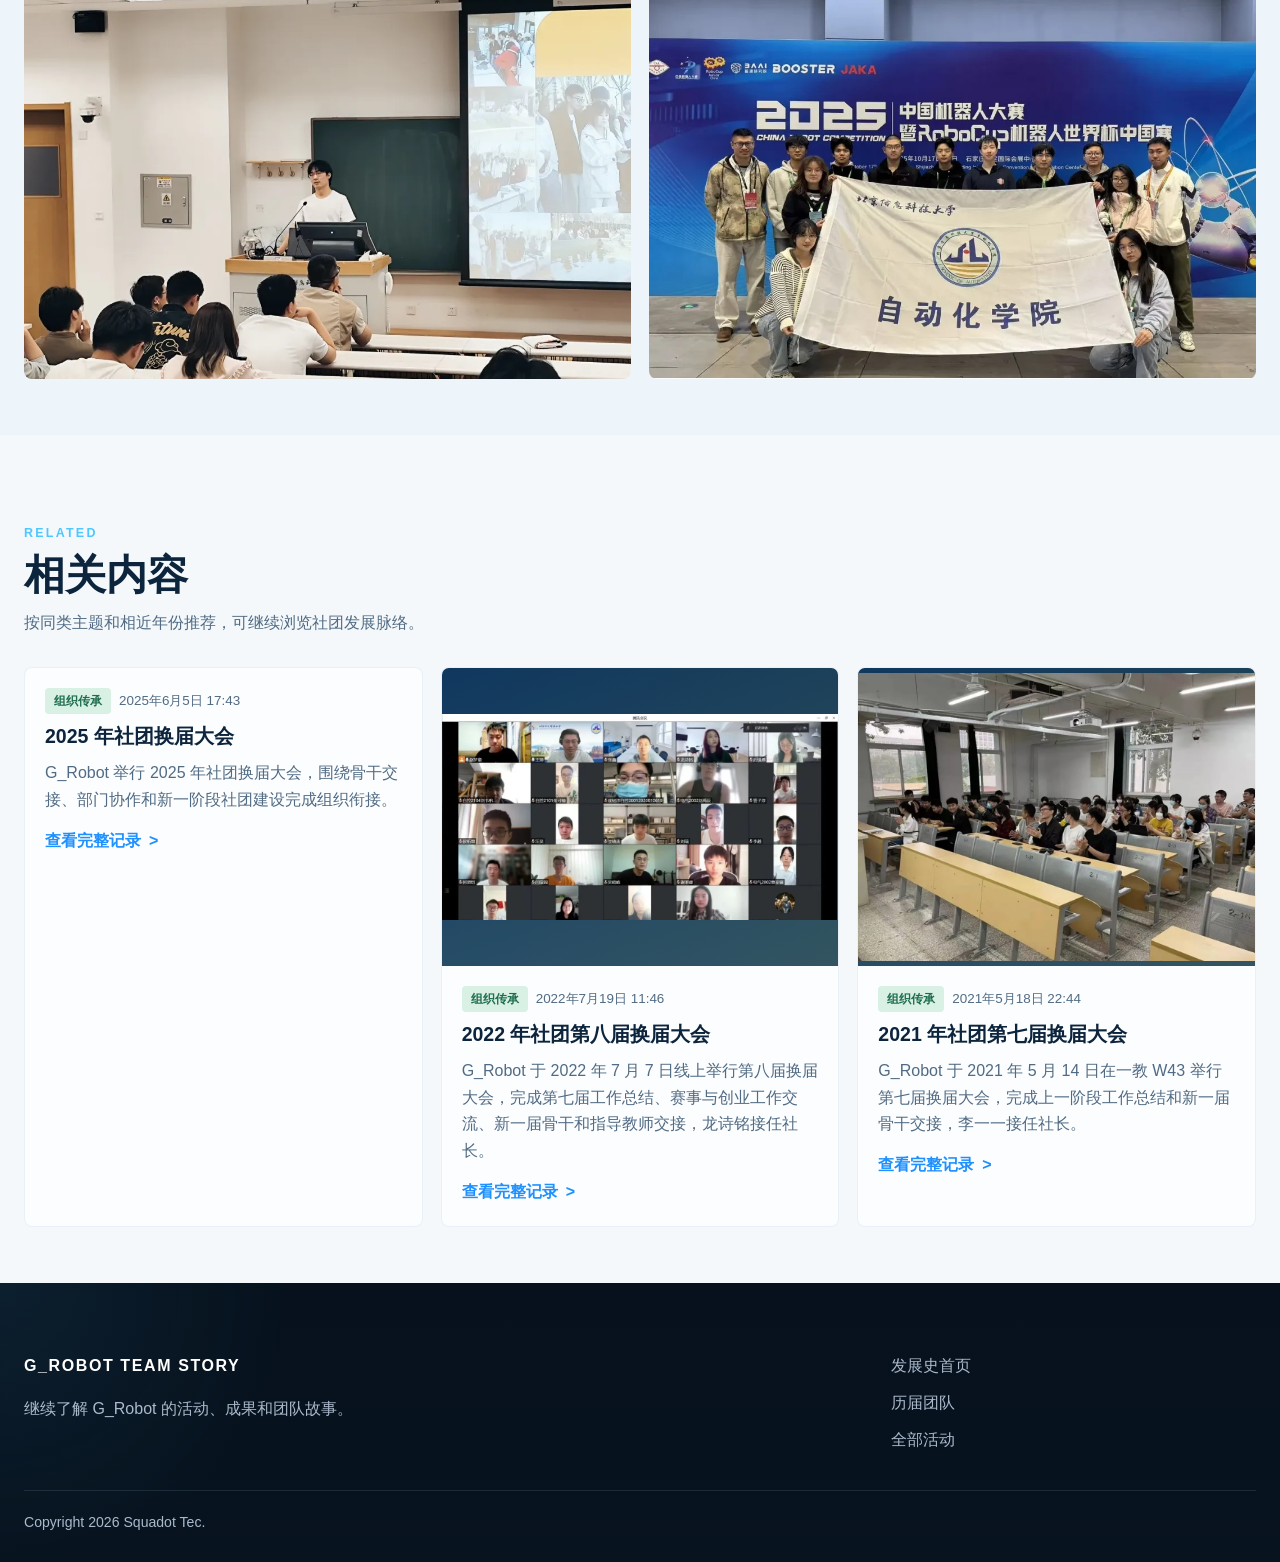
<file: team-story/detail.html>
<!DOCTYPE html>
<html lang="zh-CN" data-lang="zh">
<head>
  <meta charset="UTF-8">
  <meta name="viewport" content="width=device-width, initial-scale=1.0">
  <title>G_Robot 活动详情 | Squadot Tec.</title>
  <meta id="page-description" name="description" content="G_Robot 社团活动详情，展示背景、过程、成果和现场图片。">
  <meta id="og-title" property="og:title" content="G_Robot 活动详情 | Squadot Tec.">
  <meta id="og-description" property="og:description" content="G_Robot 社团活动详情，展示背景、过程、成果和现场图片。">
  <meta id="og-locale" property="og:locale" content="zh_CN">
  <meta property="og:type" content="website">
  <meta property="og:site_name" content="Squadot Tec.">
  <link rel="stylesheet" href="./team-story.css">
</head>
<body
  data-title-en="G_Robot Activity Detail | Squadot Tec."
  data-title-zh="G_Robot 活动详情 | Squadot Tec."
  data-description-en="G_Robot activity detail page for events, outcomes and images."
  data-description-zh="G_Robot 社团活动详情，展示背景、过程、成果和现场图片。"
  data-render-detail
>
  <header class="story-header">
    <div class="header-inner">
      <a class="brand" href="../about.html" aria-label="Squadot Tec. About">
        <img class="lang-en" src="../assets/brand/squadot-en.webp" alt="Squadot Tec." width="591" height="591" decoding="async">
        <img class="lang-zh" src="../assets/brand/squadot-zh.webp" alt="Squadot Tec." width="591" height="591" decoding="async">
        <span class="brand-copy"><strong>Team Story</strong><span>G_Robot team</span></span>
      </a>
      <div class="header-actions">
        <a class="back-link" href="./index.html"><span class="lang-en">Back to Team</span><span class="lang-zh">返回社团介绍</span></a>
        <nav class="story-nav" aria-label="Team story navigation">
          <a href="./index.html"><span class="lang-en">History</span><span class="lang-zh">发展史</span></a>
          <a href="./teams.html"><span class="lang-en">Teams</span><span class="lang-zh">历届团队</span></a>
          <a href="./submit.html"><span class="lang-en">Activities</span><span class="lang-zh">全部活动</span></a>
        </nav>
        <div class="lang-switch" aria-label="Language switcher">
          <button type="button" data-lang-switch="en" aria-label="Switch to English">EN</button>
          <button type="button" data-lang-switch="zh" aria-label="切换到中文">中文</button>
        </div>
      </div>
    </div>
  </header>

  <main>
    <section class="hero detail-hero reveal">
      <div class="hero-inner">
        <div class="hero-copy">
          <p class="eyebrow" data-detail-category></p>
          <h1 data-detail-title></h1>
          <p class="hero-text" data-detail-summary></p>
          <ul class="hero-keywords">
            <li><time data-detail-date></time></li>
          </ul>
          <div class="hero-actions">
            <a class="button button-primary" href="./submit.html">浏览全部活动</a>
            <a class="button button-secondary" href="./index.html">返回发展史</a>
          </div>
        </div>
      </div>
    </section>

    <section class="section band band-light reveal">
      <div class="detail-layout" data-detail-layout>
        <figure class="detail-main-image">
          <img data-detail-image alt="" loading="eager" decoding="async">
        </figure>
        <div class="detail-copy" data-render-detail-sections></div>
      </div>
    </section>

    <section class="section band band-alt reveal" data-detail-gallery-section>
      <div class="section-heading">
        <p class="eyebrow">Image Record</p>
        <h2>相关图片</h2>
        <p>这里展示活动中的人物、比赛、训练和现场场景。</p>
      </div>
      <div class="detail-gallery" data-render-detail-gallery></div>
    </section>

    <section class="section band band-light reveal">
      <div class="section-heading">
        <p class="eyebrow">Related</p>
        <h2>相关内容</h2>
        <p>按同类主题和相近年份推荐，可继续浏览社团发展脉络。</p>
      </div>
      <div class="article-grid" data-render-related></div>
    </section>
  </main>

  <footer class="site-footer">
    <div class="footer-inner">
      <div class="footer-brand">
        <strong>G_Robot Team Story</strong>
        <p>继续了解 G_Robot 的活动、成果和团队故事。</p>
      </div>
      <div class="footer-links">
        <a href="./index.html">发展史首页</a>
        <a href="./teams.html">历届团队</a>
        <a href="./submit.html">全部活动</a>
      </div>
      <div class="footer-legal">Copyright <span data-current-year></span> Squadot Tec.</div>
    </div>
  </footer>
  <script src="./archive-data.js"></script>
  <script src="./team-story.js"></script>
</body>
</html>
</file>
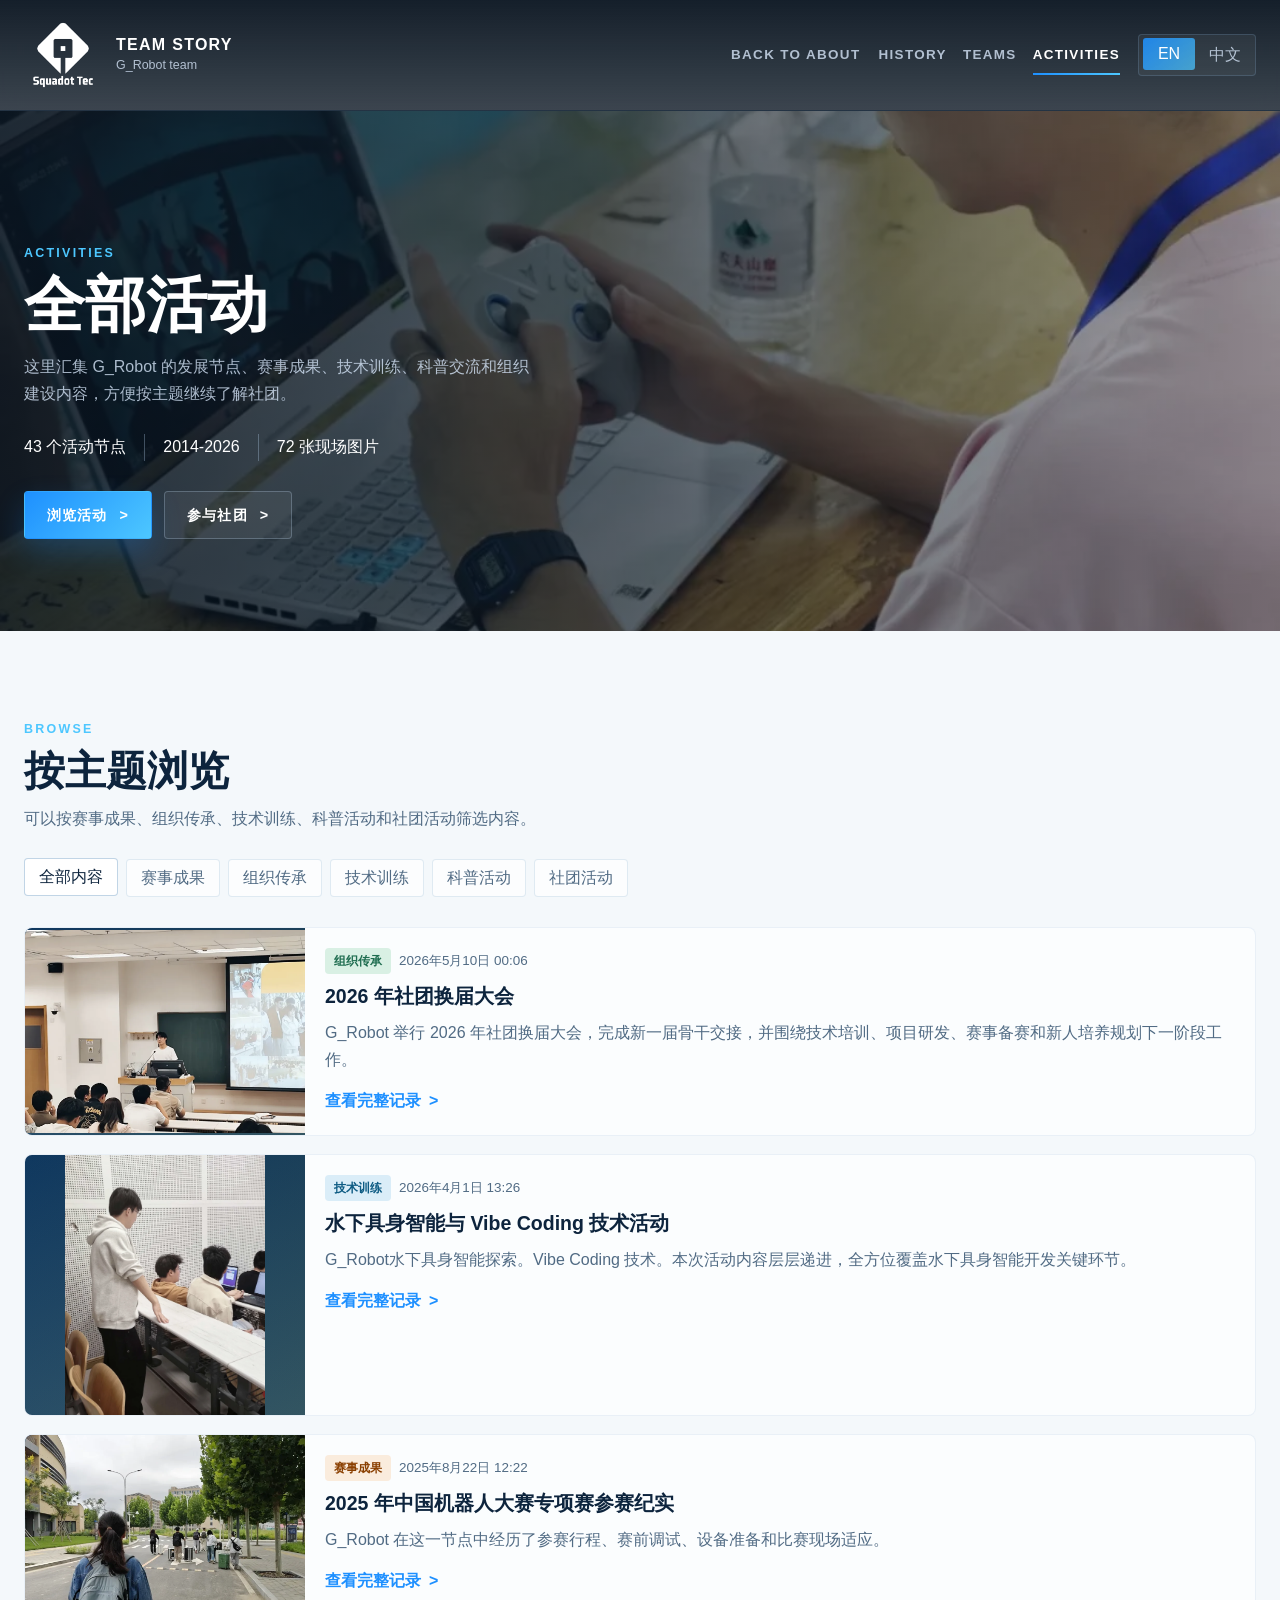
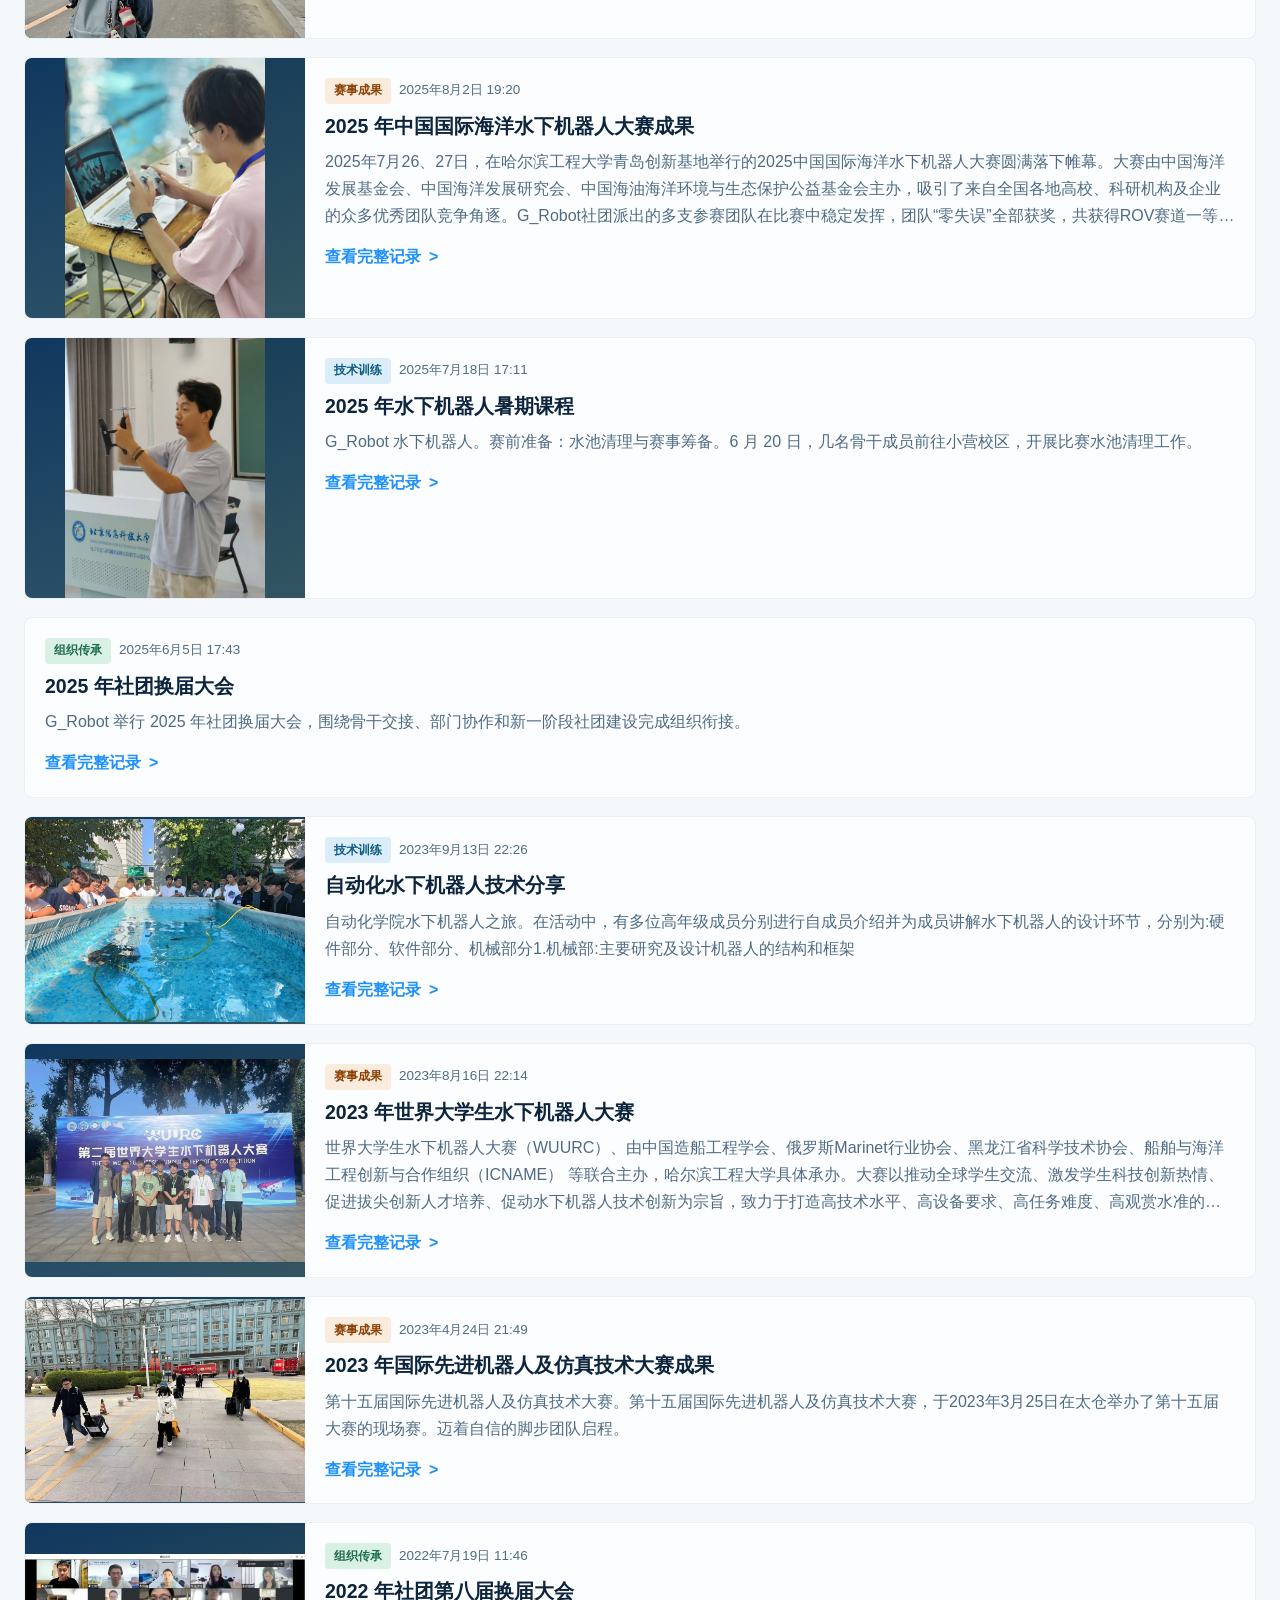
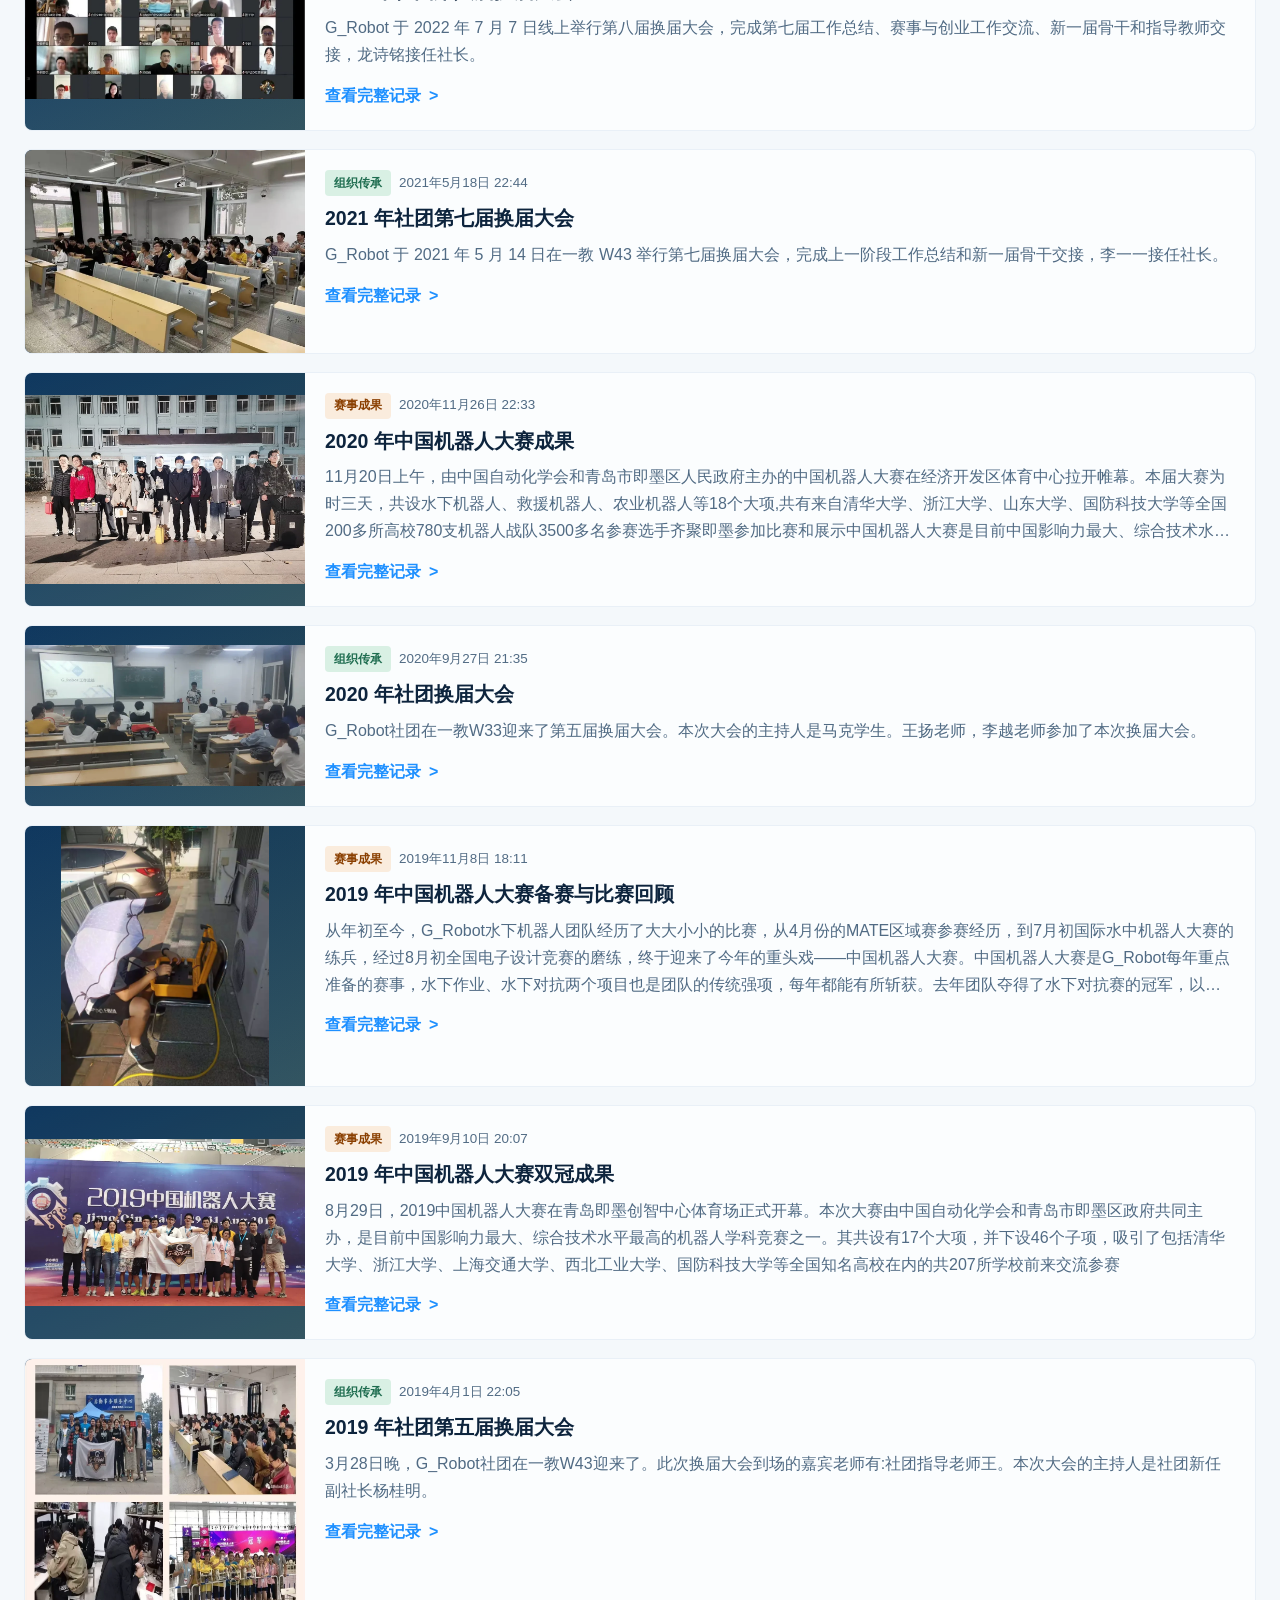
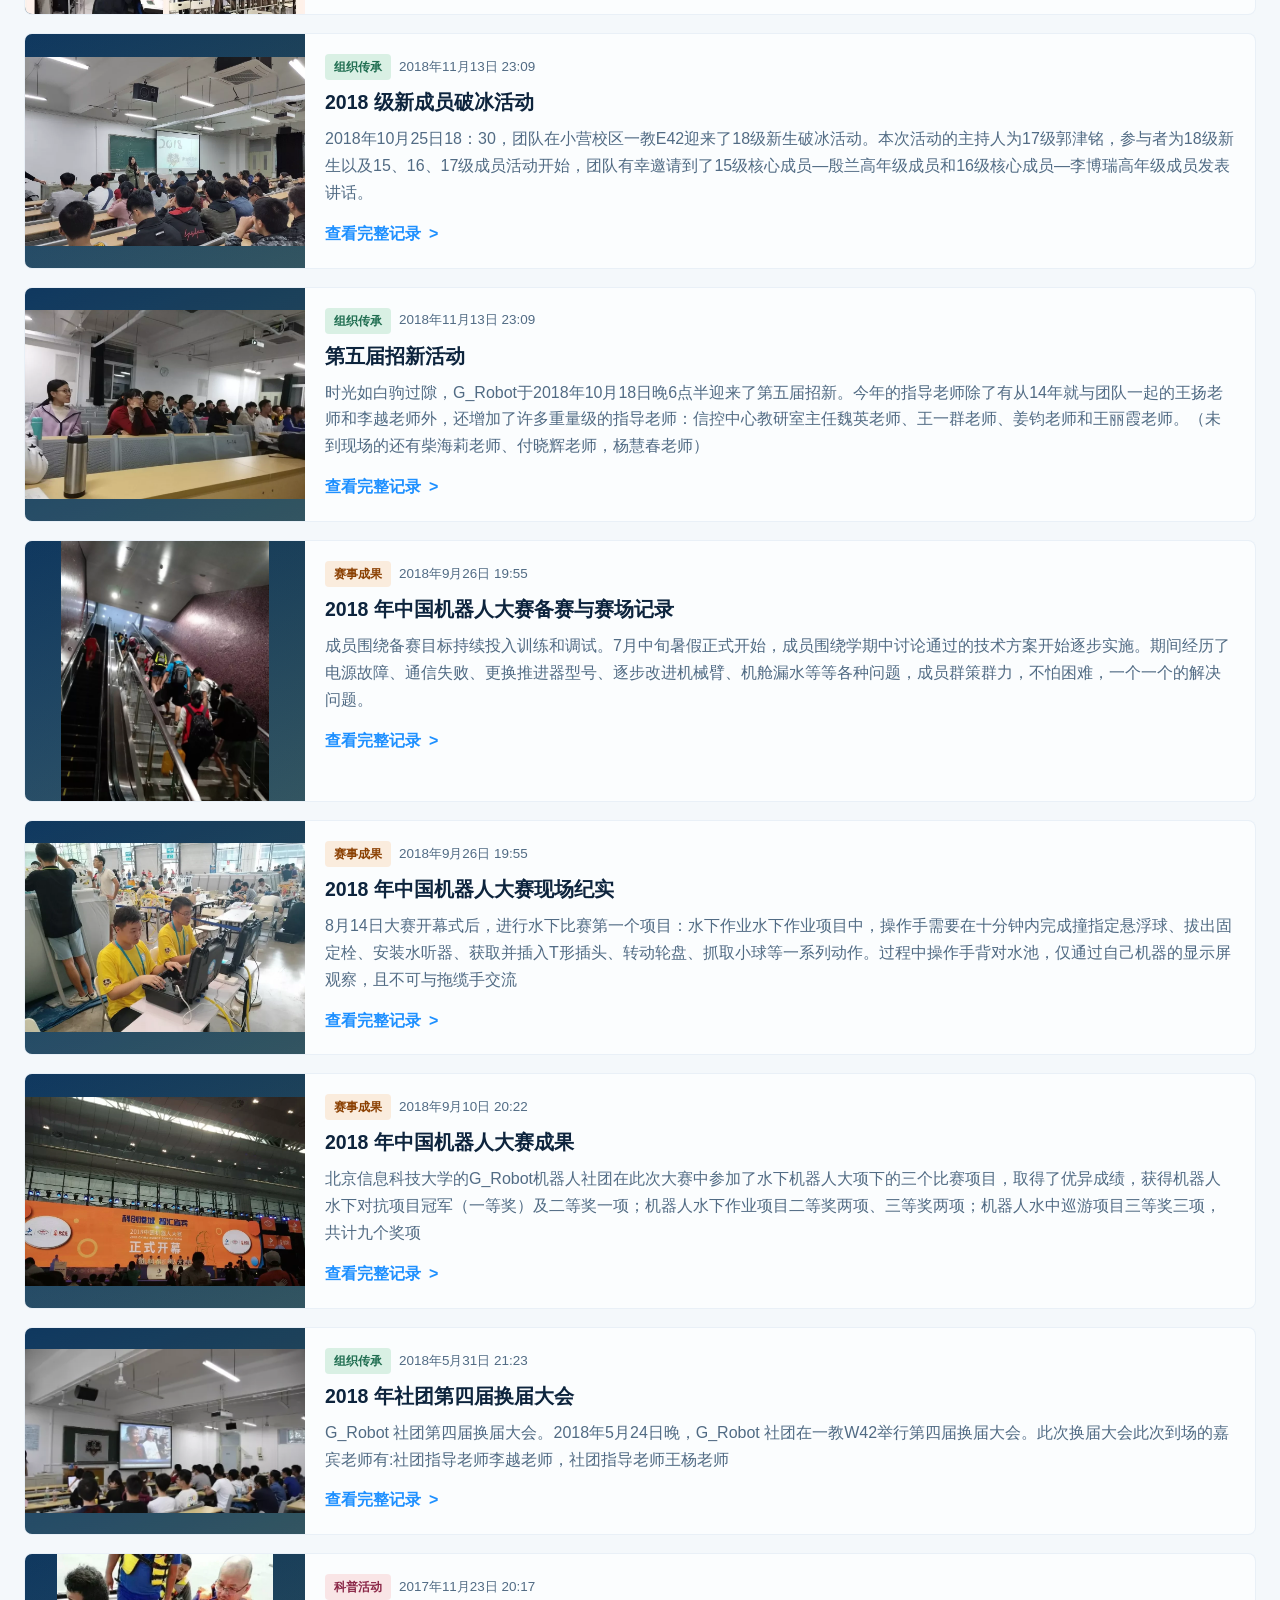
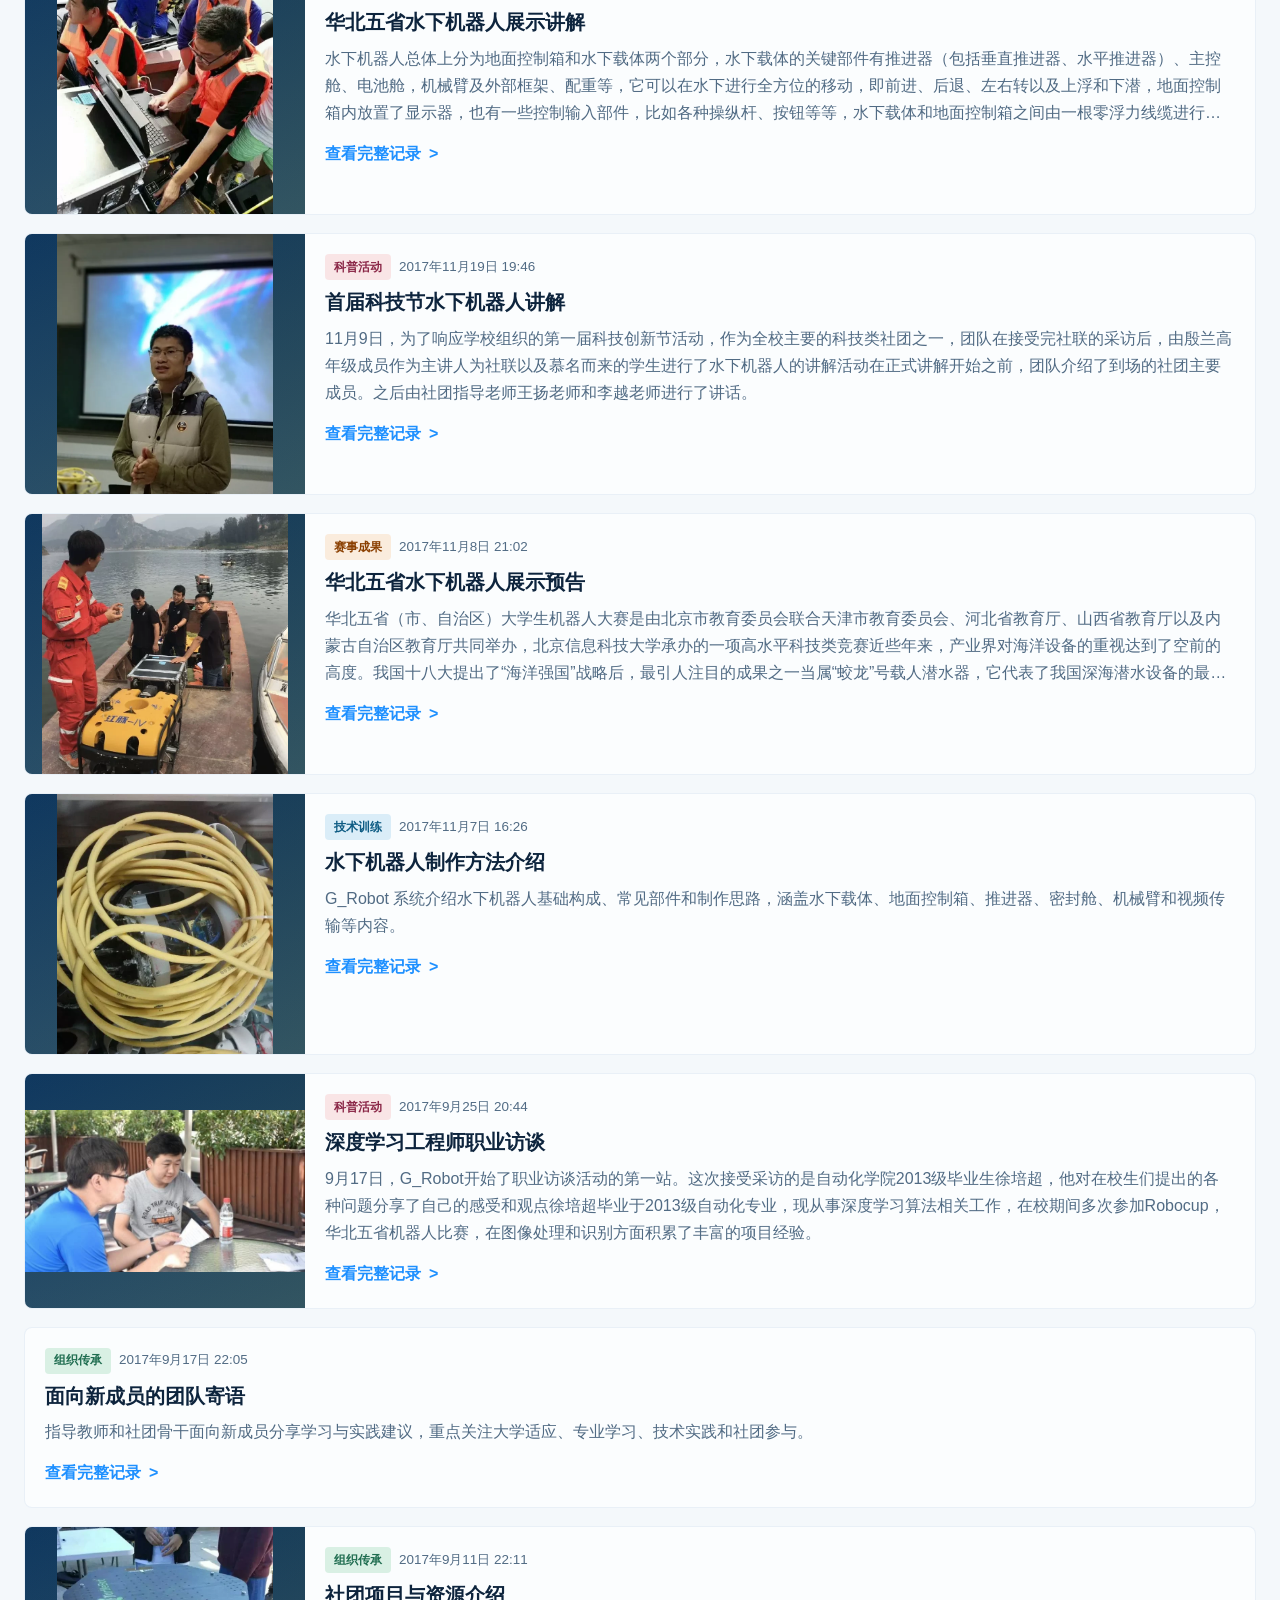
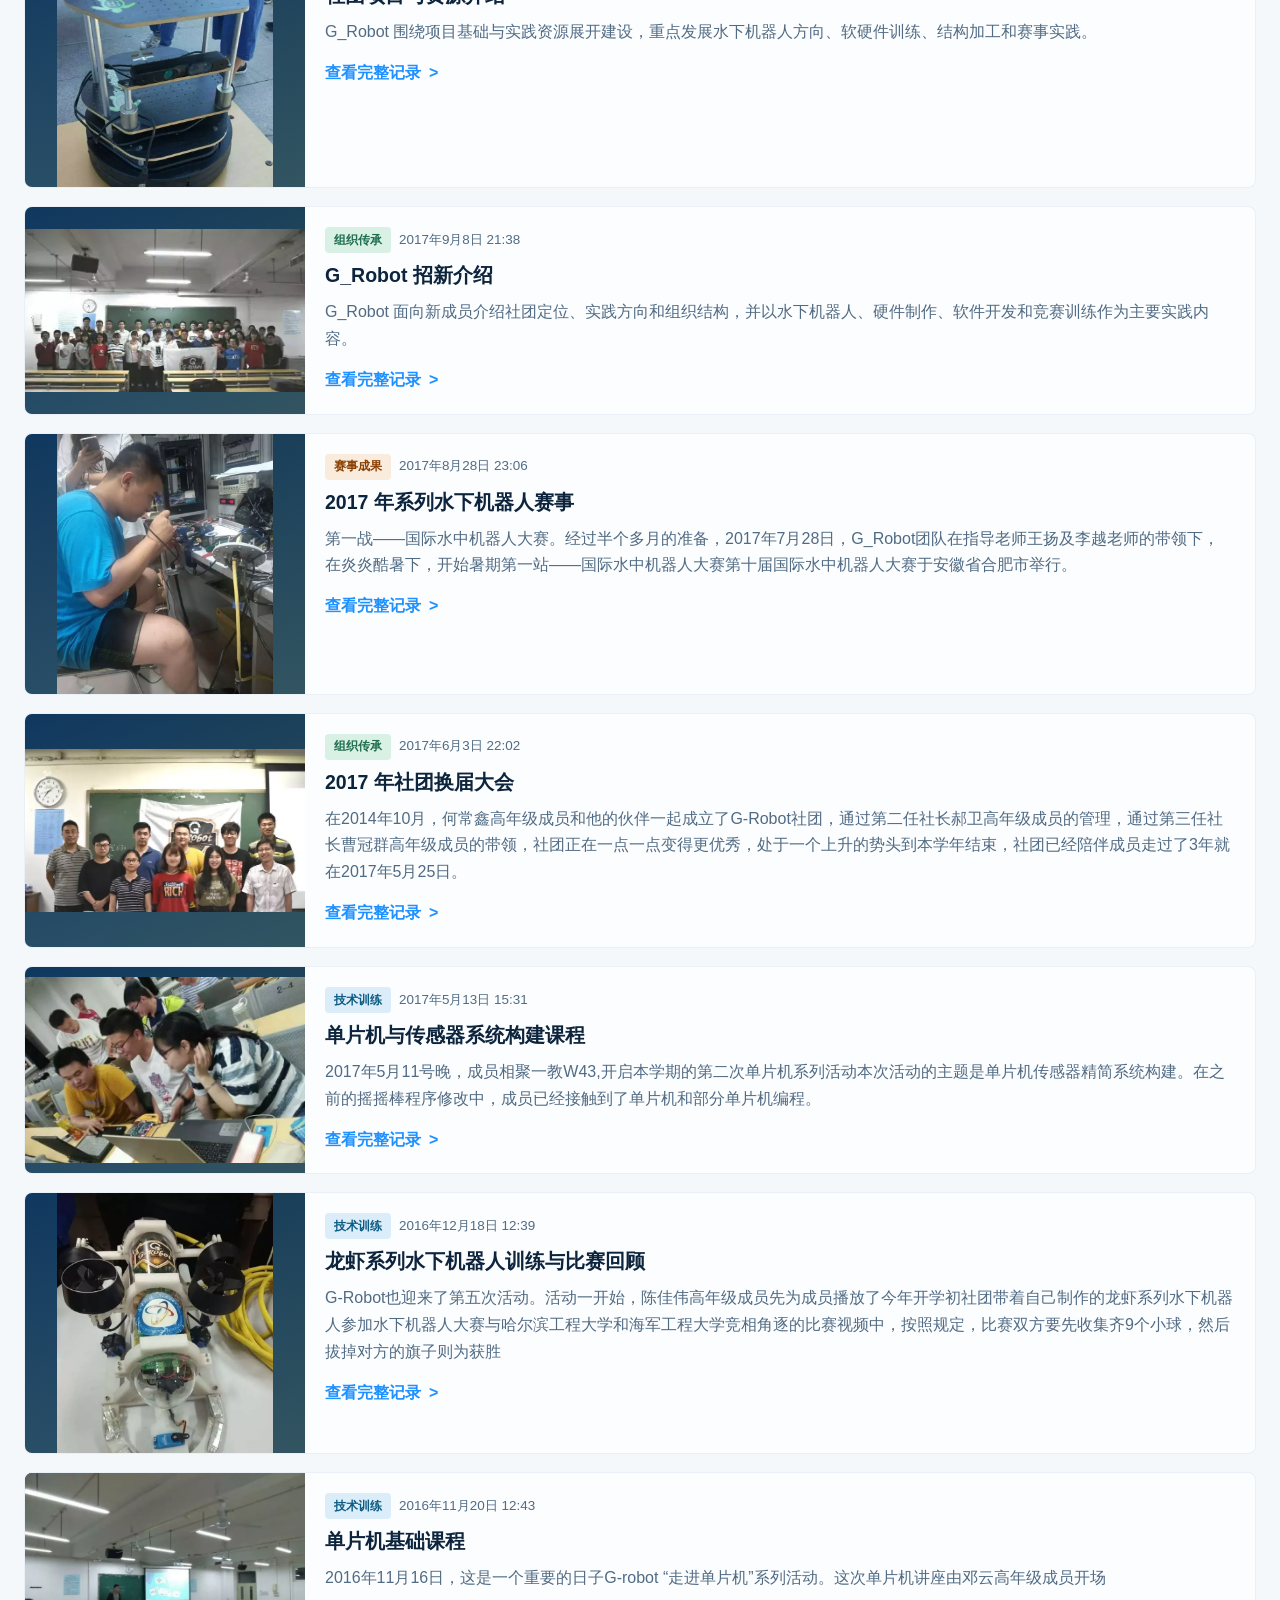
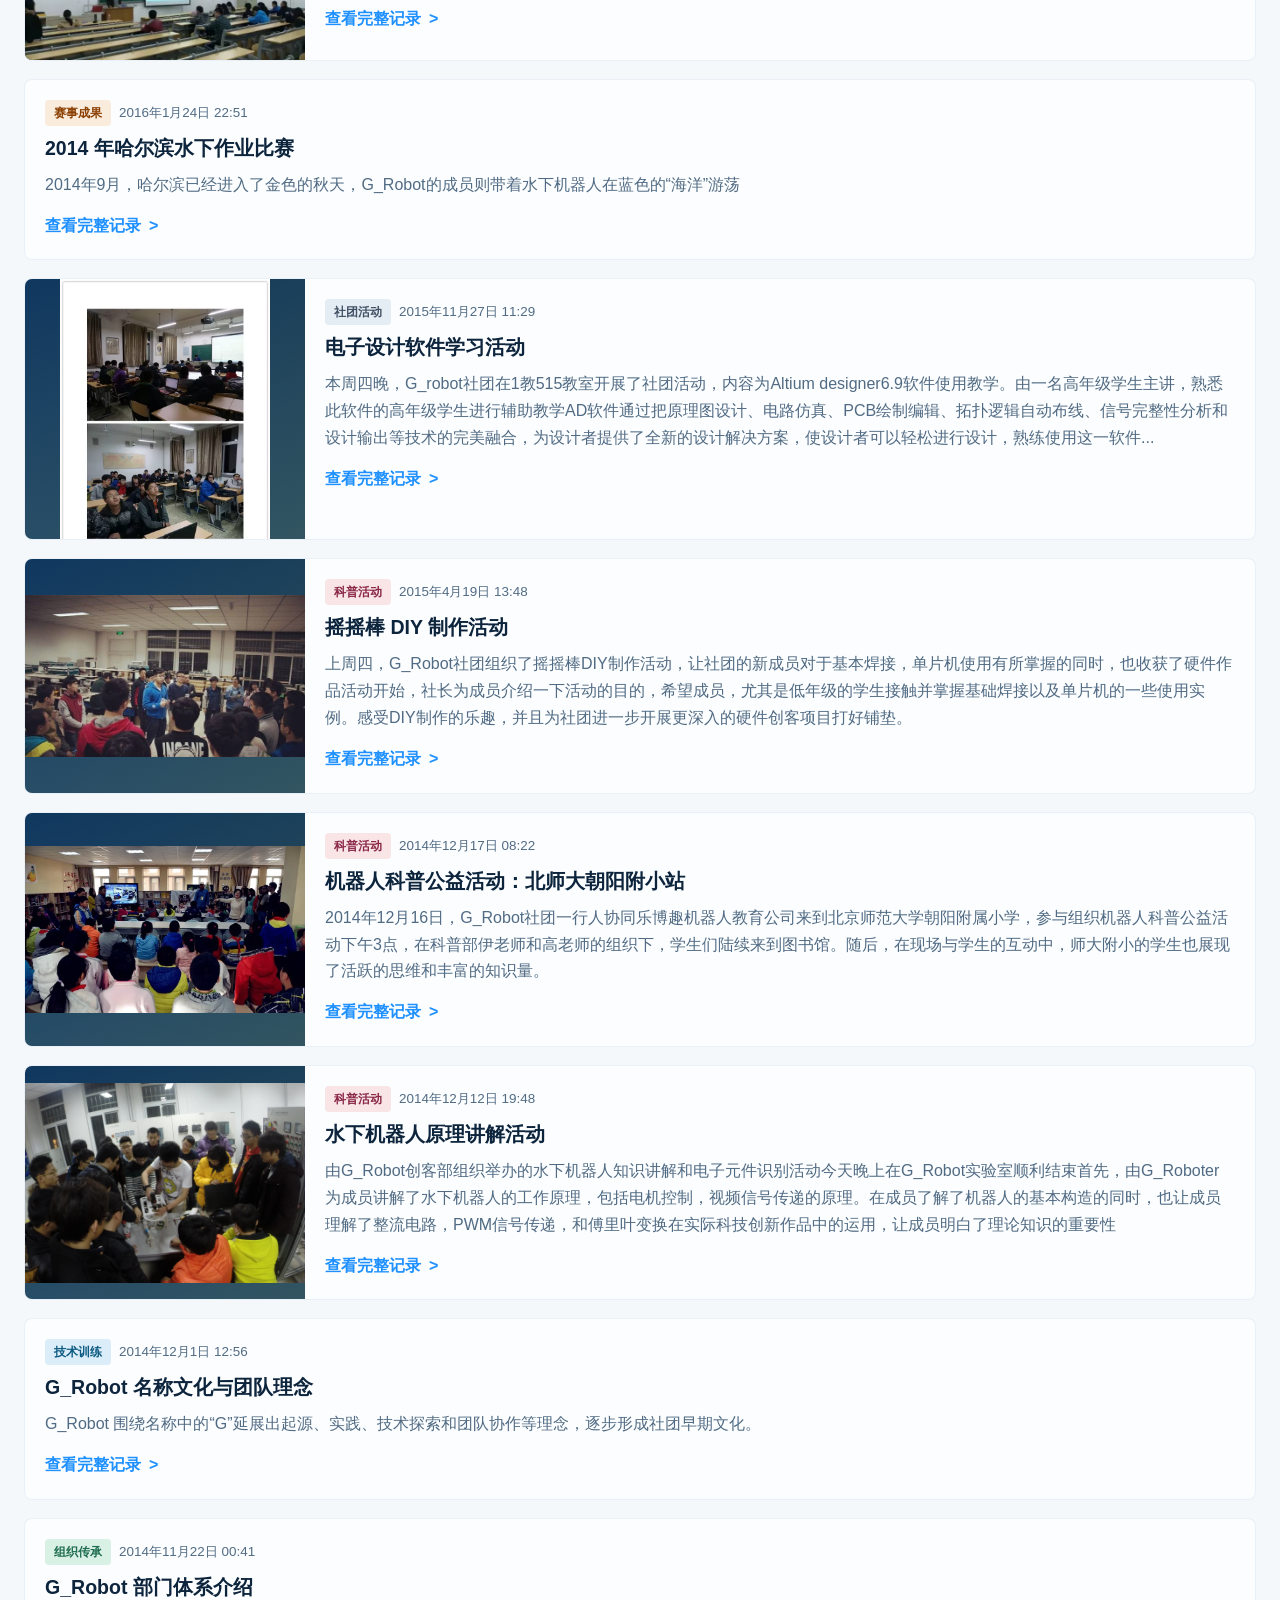
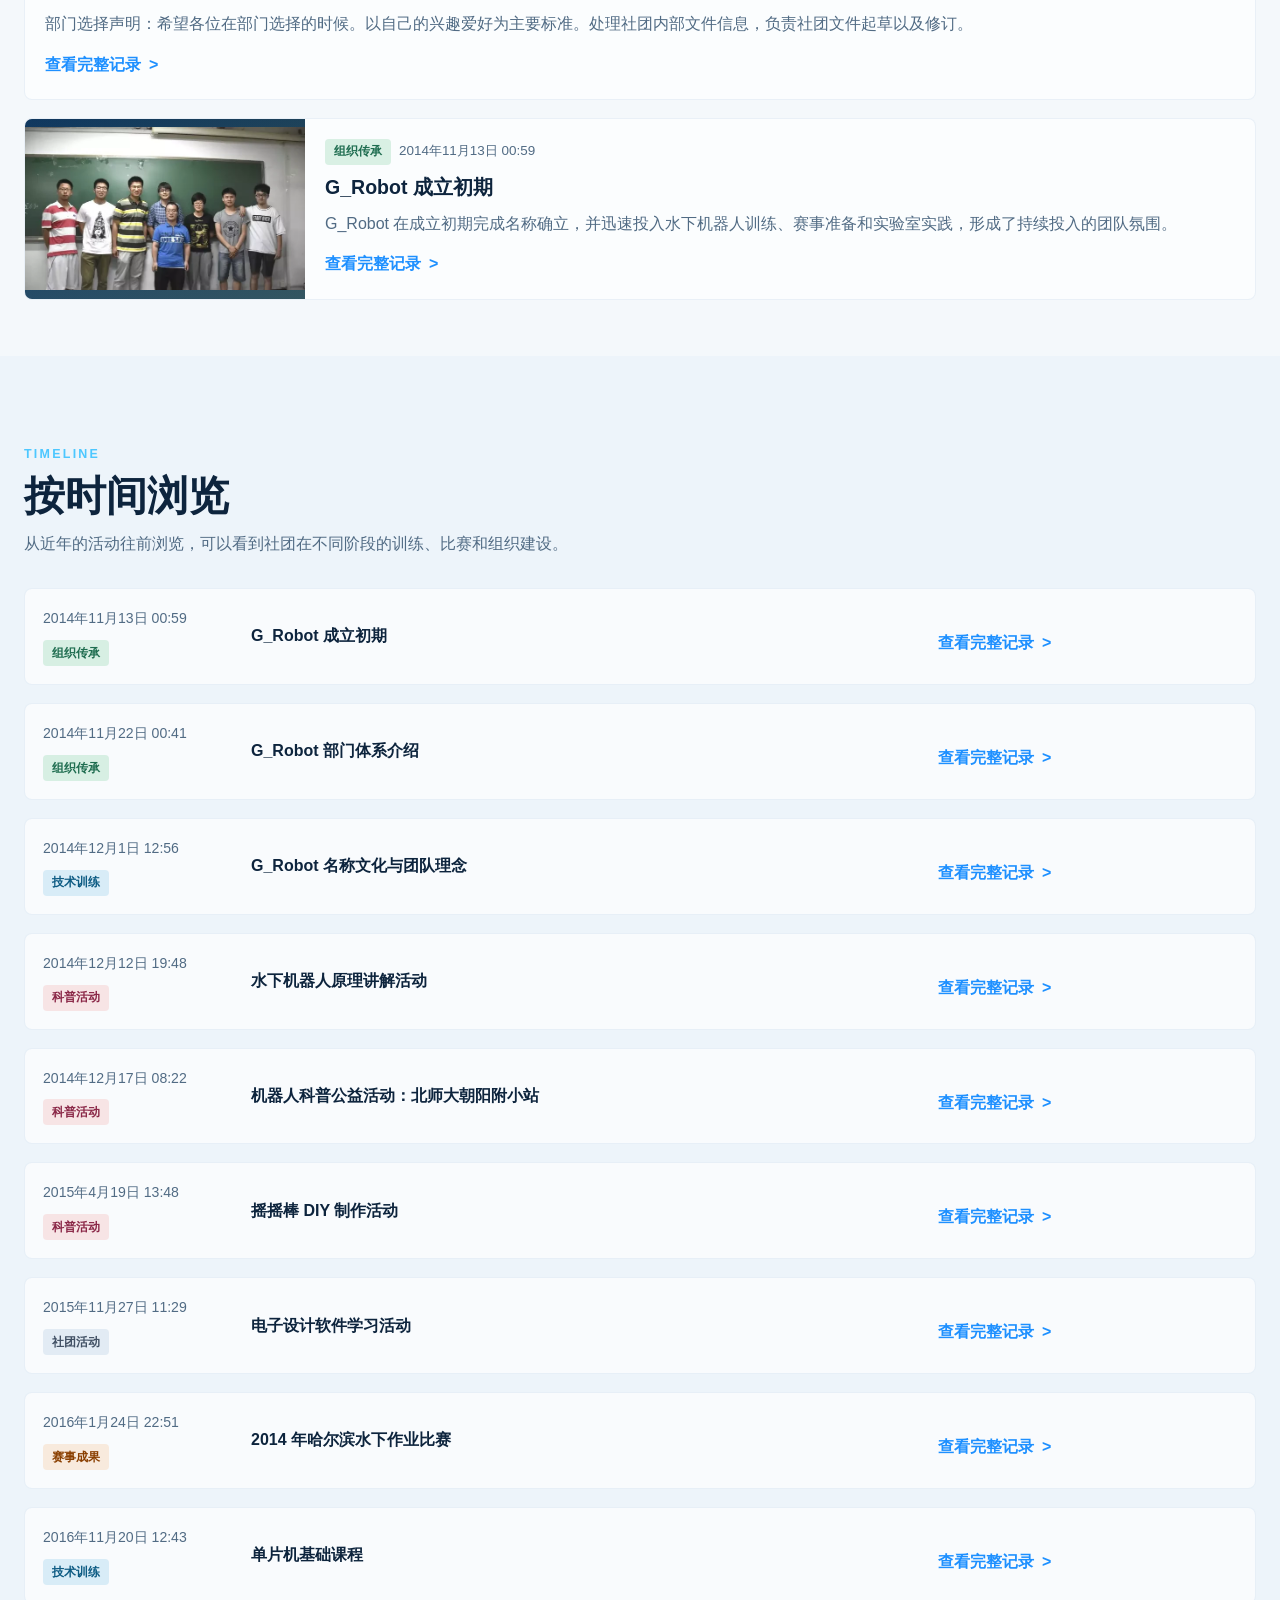
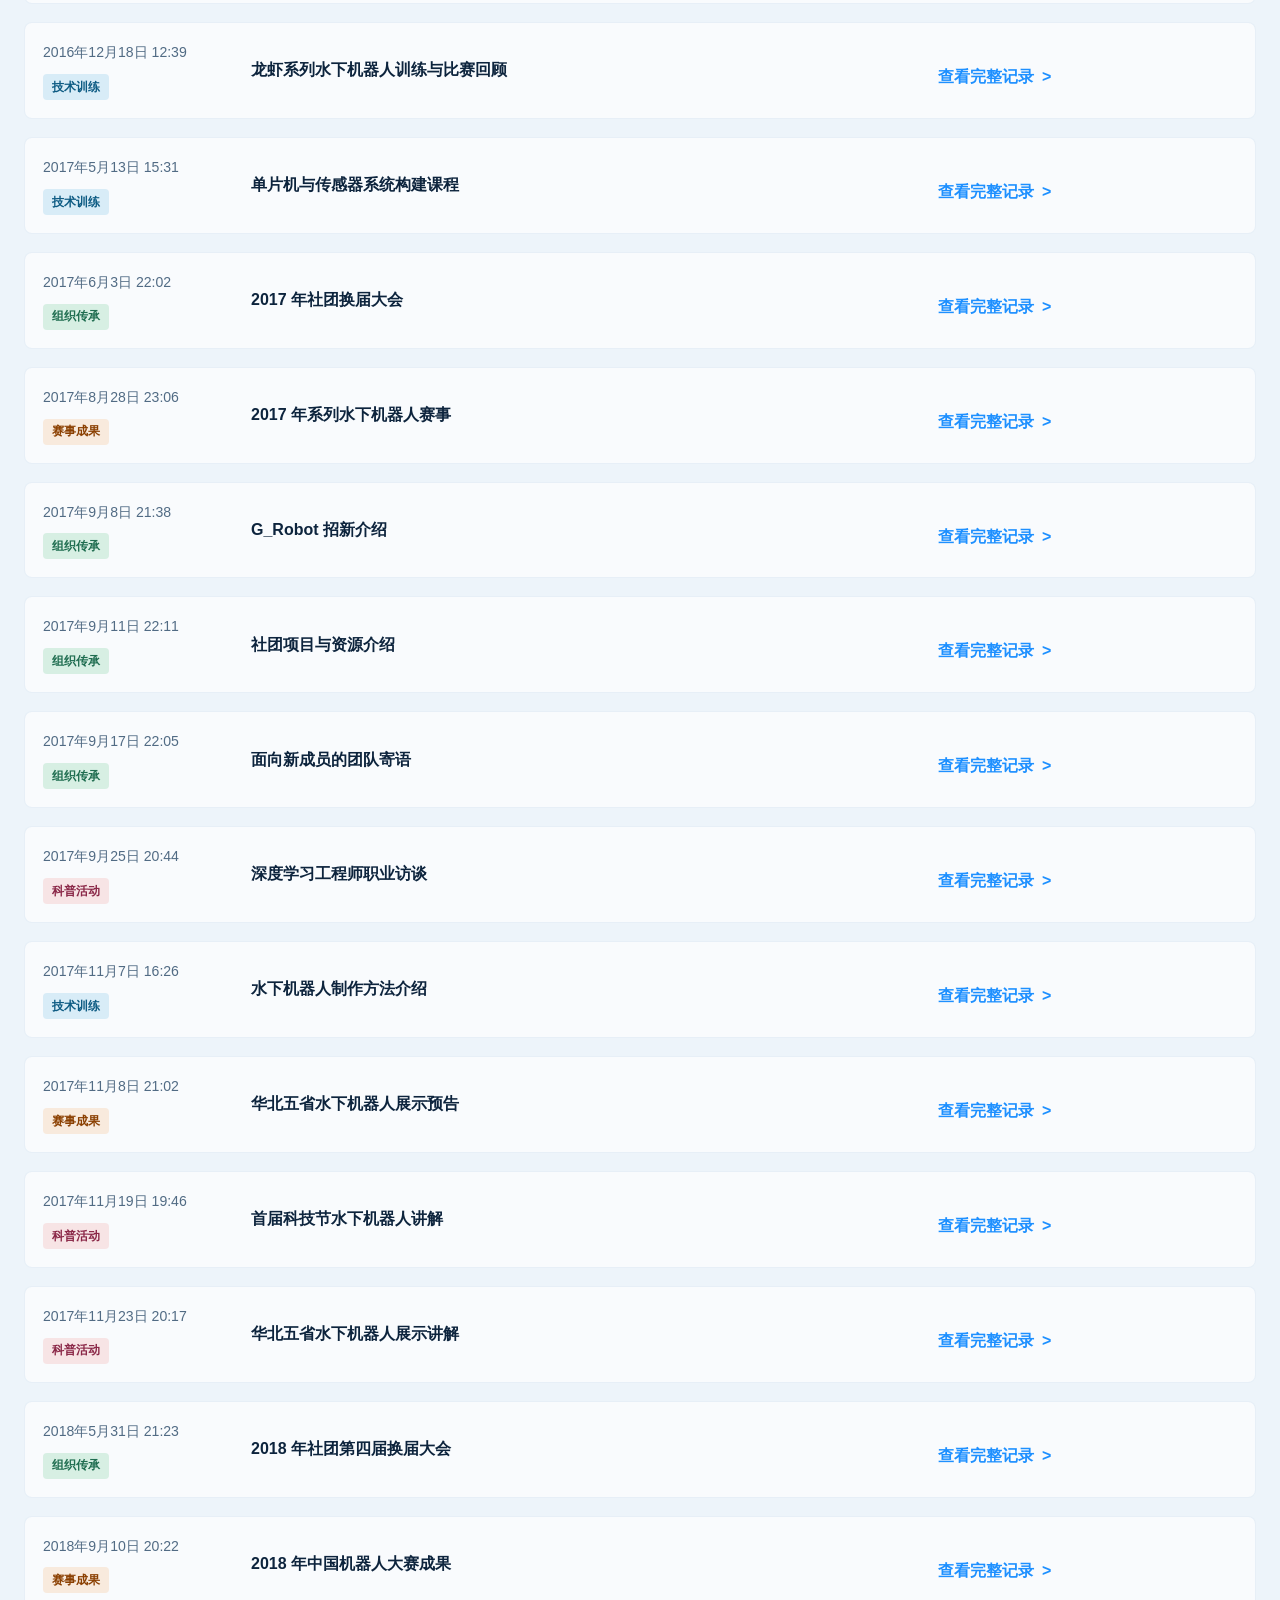
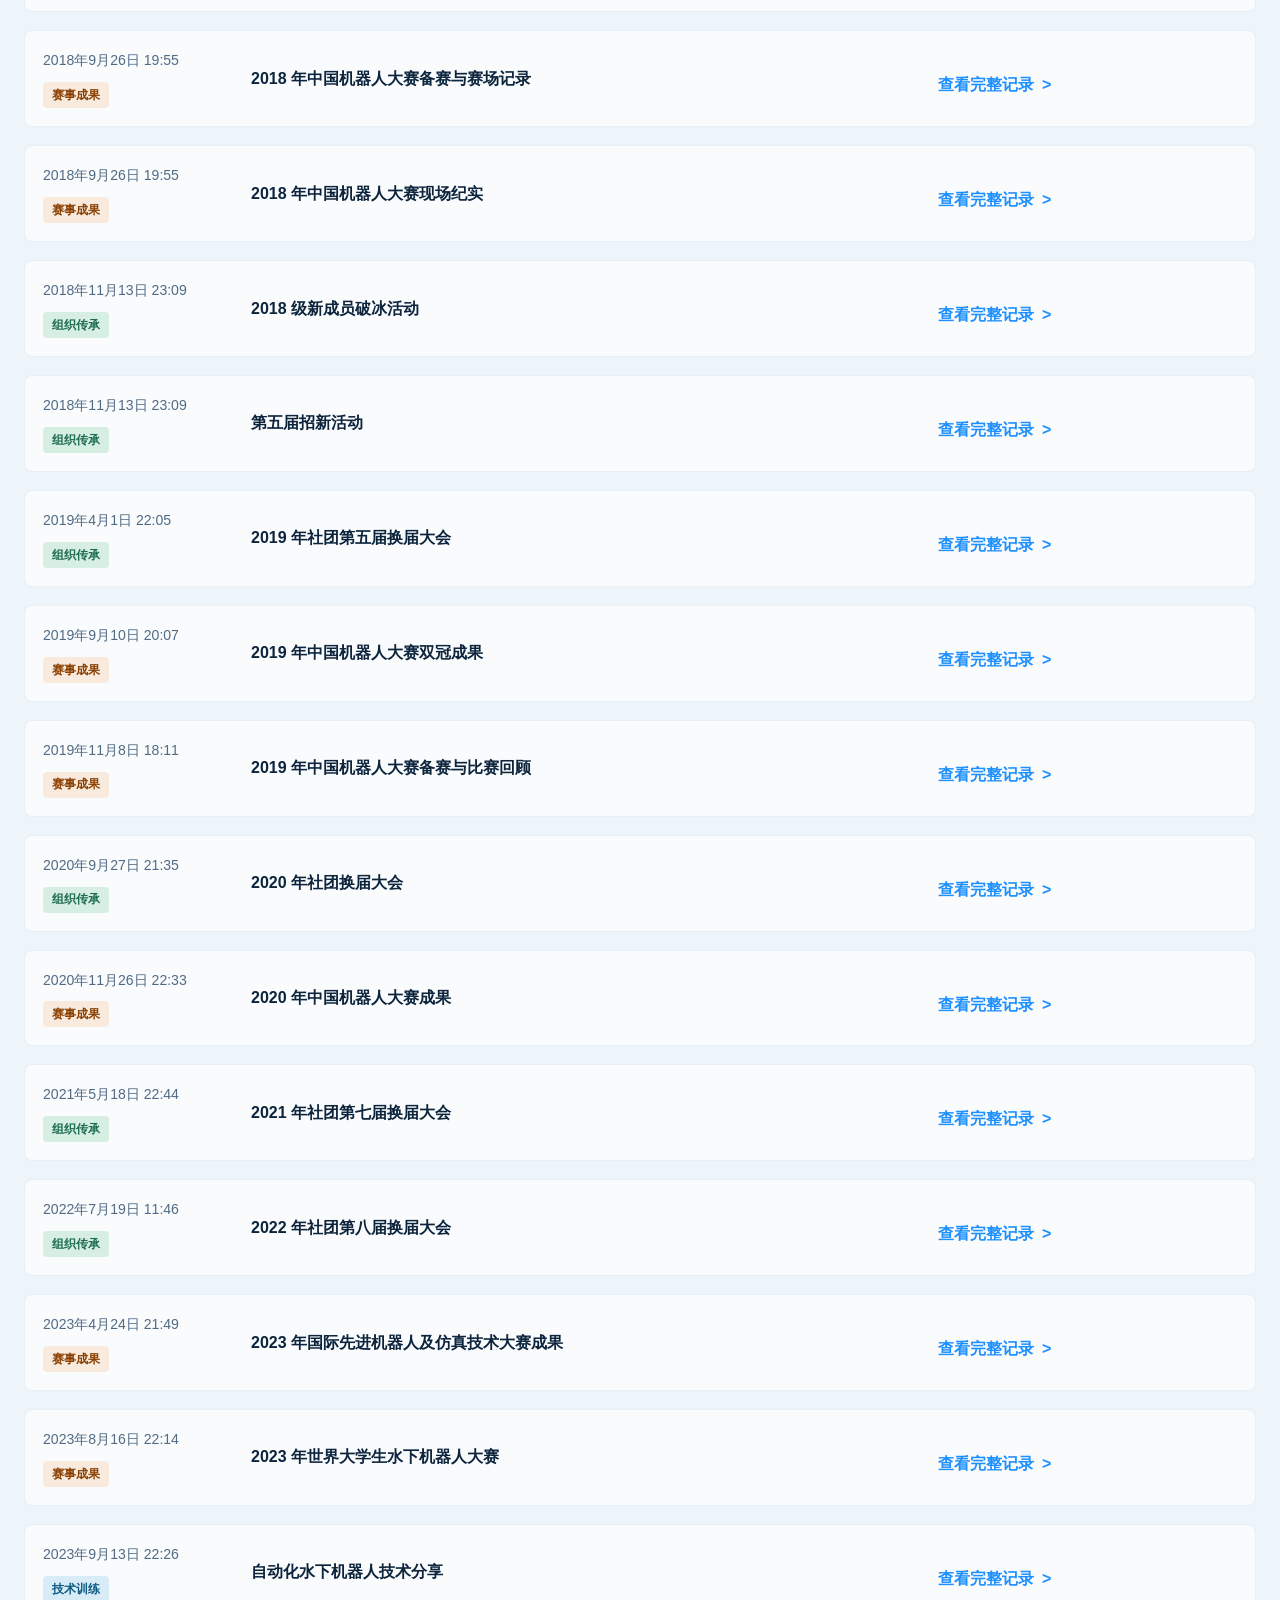
<file: team-story/submit.html>
<!DOCTYPE html>
<html lang="zh-CN" data-lang="zh">
<head>
  <meta charset="UTF-8">
  <meta name="viewport" content="width=device-width, initial-scale=1.0">
  <title>G_Robot 全部活动 | Squadot Tec.</title>
  <meta id="page-description" name="description" content="G_Robot 社团活动、赛事成果、技术训练和组织建设列表。">
  <meta id="og-title" property="og:title" content="G_Robot 全部活动 | Squadot Tec.">
  <meta id="og-description" property="og:description" content="浏览 G_Robot 的活动、赛事、技术训练和组织建设内容。">
  <meta id="og-locale" property="og:locale" content="zh_CN">
  <meta property="og:type" content="website">
  <meta property="og:site_name" content="Squadot Tec.">
  <link rel="stylesheet" href="./team-story.css">
</head>
<body
  data-title-en="G_Robot Activities | Squadot Tec."
  data-title-zh="G_Robot 全部活动 | Squadot Tec."
  data-description-en="G_Robot activities, competitions, technical training and team development."
  data-description-zh="G_Robot 社团活动、赛事成果、技术训练和组织建设列表。"
>
  <header class="story-header">
    <div class="header-inner">
      <a class="brand" href="../about.html" aria-label="Squadot Tec. About">
        <img class="lang-en" src="../assets/brand/squadot-en.webp" alt="Squadot Tec." width="591" height="591" decoding="async">
        <img class="lang-zh" src="../assets/brand/squadot-zh.webp" alt="Squadot Tec." width="591" height="591" decoding="async">
        <span class="brand-copy"><strong>Team Story</strong><span>G_Robot team</span></span>
      </a>
      <div class="header-actions">
        <a class="back-link" href="../about.html"><span class="lang-en">Back to About</span><span class="lang-zh">返回关于</span></a>
        <nav class="story-nav" aria-label="Team story navigation">
          <a href="./index.html"><span class="lang-en">History</span><span class="lang-zh">发展史</span></a>
          <a href="./teams.html"><span class="lang-en">Teams</span><span class="lang-zh">历届团队</span></a>
          <a href="./submit.html" aria-current="page"><span class="lang-en">Activities</span><span class="lang-zh">全部活动</span></a>
        </nav>
        <div class="lang-switch" aria-label="Language switcher">
          <button type="button" data-lang-switch="en" aria-label="Switch to English">EN</button>
          <button type="button" data-lang-switch="zh" aria-label="切换到中文">中文</button>
        </div>
      </div>
    </div>
  </header>

  <main>
    <section class="hero reveal">
      <div class="hero-inner">
        <div class="hero-copy">
          <p class="eyebrow">Activities</p>
          <h1>全部活动</h1>
          <p class="hero-text">这里汇集 G_Robot 的发展节点、赛事成果、技术训练、科普交流和组织建设内容，方便按主题继续了解社团。</p>
          <ul class="hero-keywords">
            <li><span data-stat="uniqueArticles">41</span> 个活动节点</li>
            <li><span data-stat="firstYear">2014</span>-<span data-stat="lastYear">2026</span></li>
            <li><span data-stat="selectedImages">71</span> 张现场图片</li>
          </ul>
          <div class="hero-actions">
            <a class="button button-primary" href="#article-archive">浏览活动</a>
            <a class="button button-secondary" href="#contribute">参与社团</a>
          </div>
        </div>
      </div>
    </section>

    <section class="section band band-light reveal" id="article-archive">
      <div class="section-heading">
          <p class="eyebrow">Browse</p>
        <h2>按主题浏览</h2>
        <p>可以按赛事成果、组织传承、技术训练、科普活动和社团活动筛选内容。</p>
      </div>
      <div class="archive-tabs" data-render="category-tabs" data-target="#articleArchive"></div>
      <div id="articleArchive" class="article-list" data-render="articles" data-filter="all" data-sort="desc"></div>
    </section>

    <section class="section band band-alt reveal">
      <div class="section-heading">
        <p class="eyebrow">Timeline</p>
        <h2>按时间浏览</h2>
        <p>从近年的活动往前浏览，可以看到社团在不同阶段的训练、比赛和组织建设。</p>
      </div>
      <div class="source-stack" data-render="sources"></div>
      <p class="data-note">每个节点都可以进入详情页，继续查看背景、过程和现场图片。</p>
    </section>

    <section class="section band band-dark reveal" id="contribute">
      <div class="section-heading">
        <p class="eyebrow">Contribute</p>
        <h2>参与和完善社团故事</h2>
        <p>社团故事来自成员的持续参与。新的活动、比赛、课程和团队合影都可以继续加入这里，让更多人了解 G_Robot。</p>
      </div>
      <ul class="submission-list">
        <li>活动照片：适合展示合影、训练、比赛、课程和实验室实操场景。</li>
        <li>赛事成果：可以补充赛事全称、赛项、队伍成员、指导老师和现场经历。</li>
        <li>技术内容：可以介绍机器人代号、结构方案、硬件/软件设计和测试过程。</li>
        <li>团队故事：可以补充换届、部门建设、课程传承和成员成长经历。</li>
      </ul>
    </section>
  </main>

  <footer class="site-footer">
    <div class="footer-inner">
      <div class="footer-brand">
        <strong>G_Robot Team Story</strong>
        <p>继续了解 G_Robot 的活动、赛事、训练和团队故事。</p>
      </div>
      <div class="footer-links">
        <a href="./index.html">发展史首页</a>
        <a href="./teams.html">历届团队</a>
      </div>
      <div class="footer-legal">Copyright <span data-current-year></span> Squadot Tec.</div>
    </div>
  </footer>
  <script src="./archive-data.js"></script>
  <script src="./team-story.js"></script>
</body>
</html>
</file>
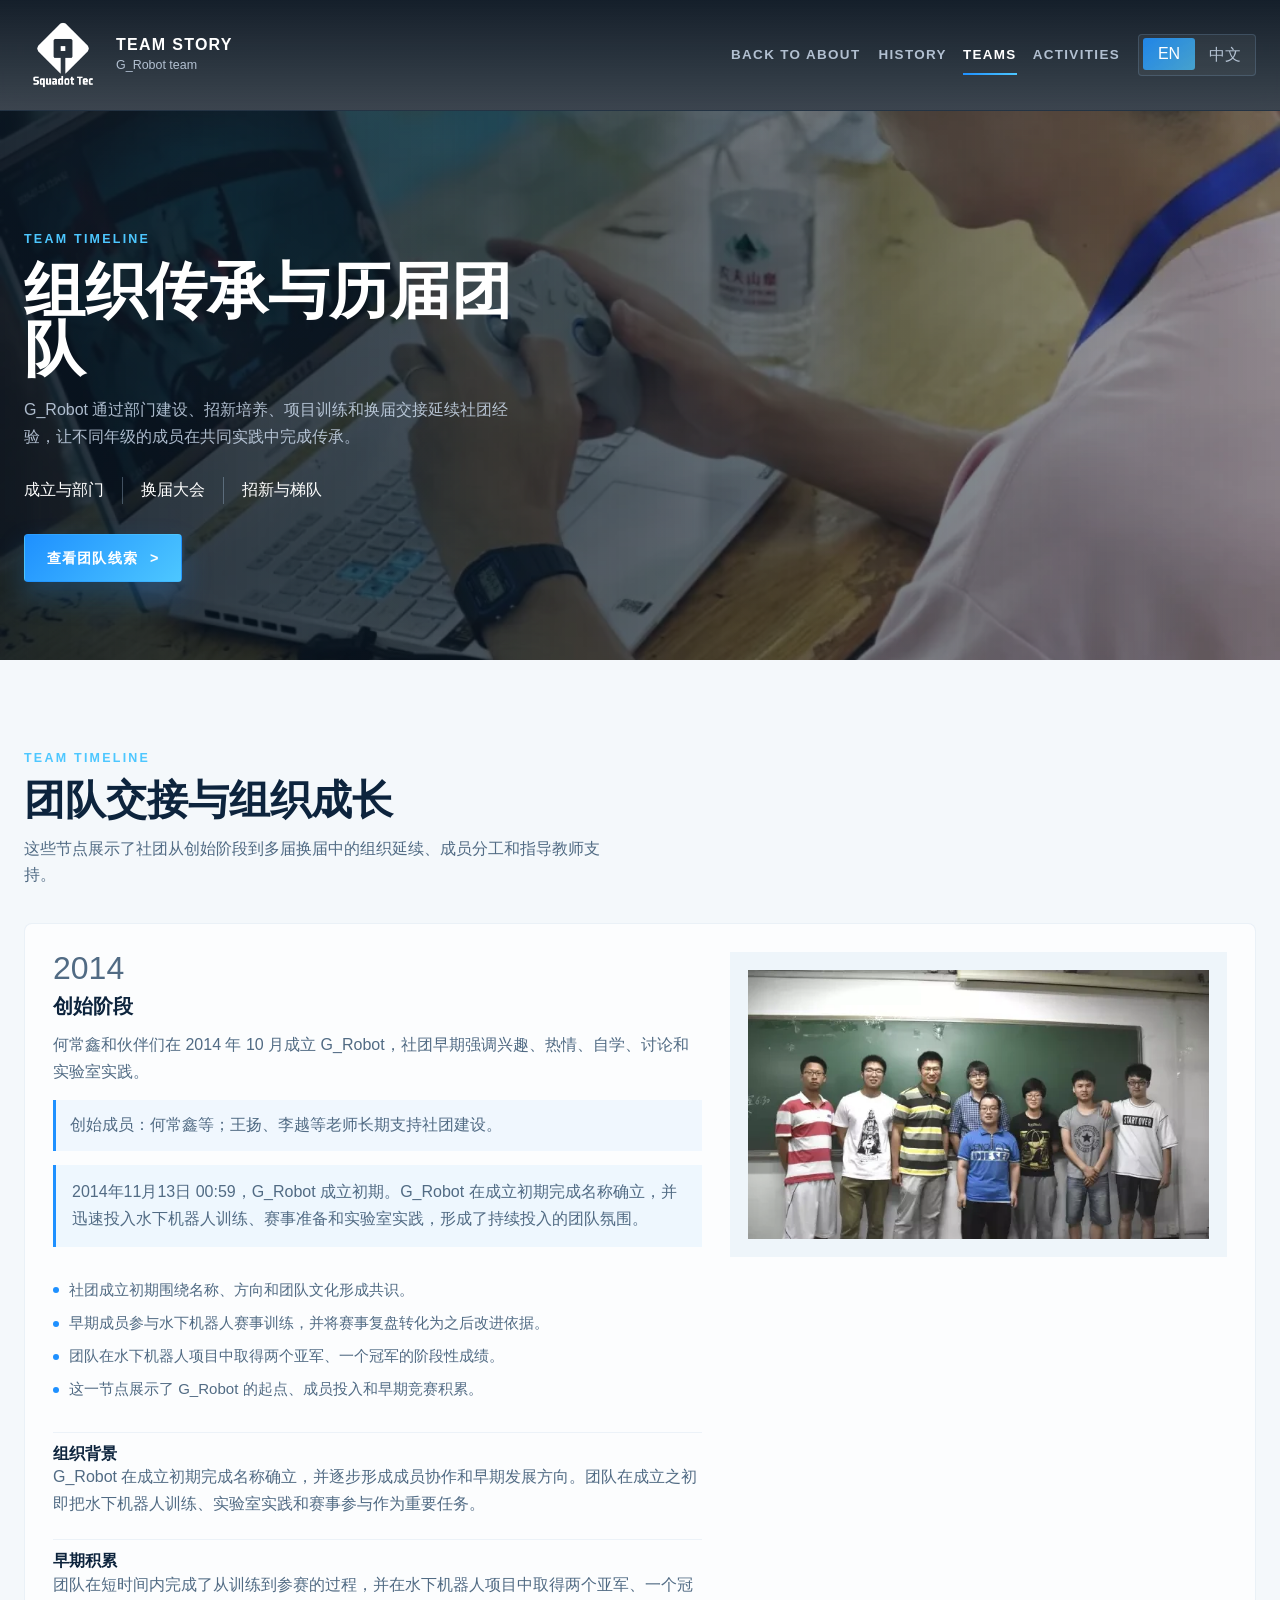
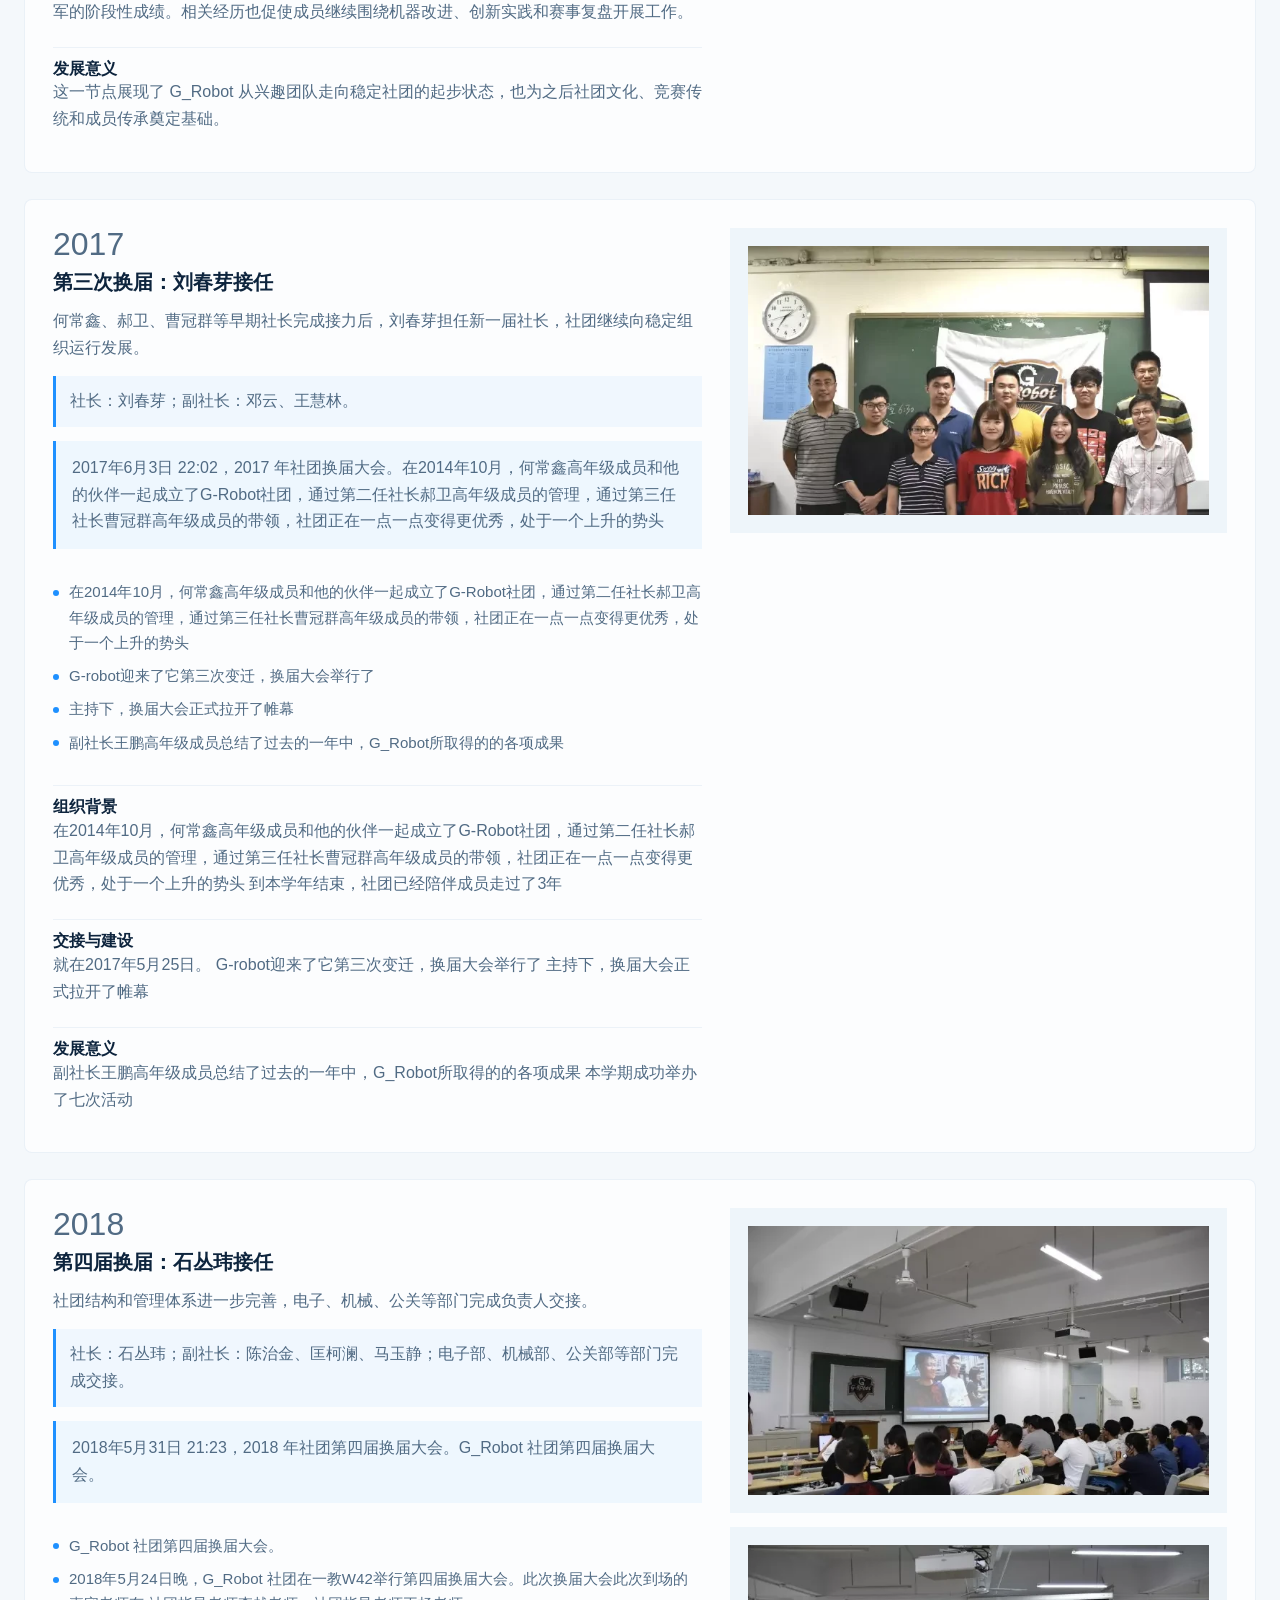
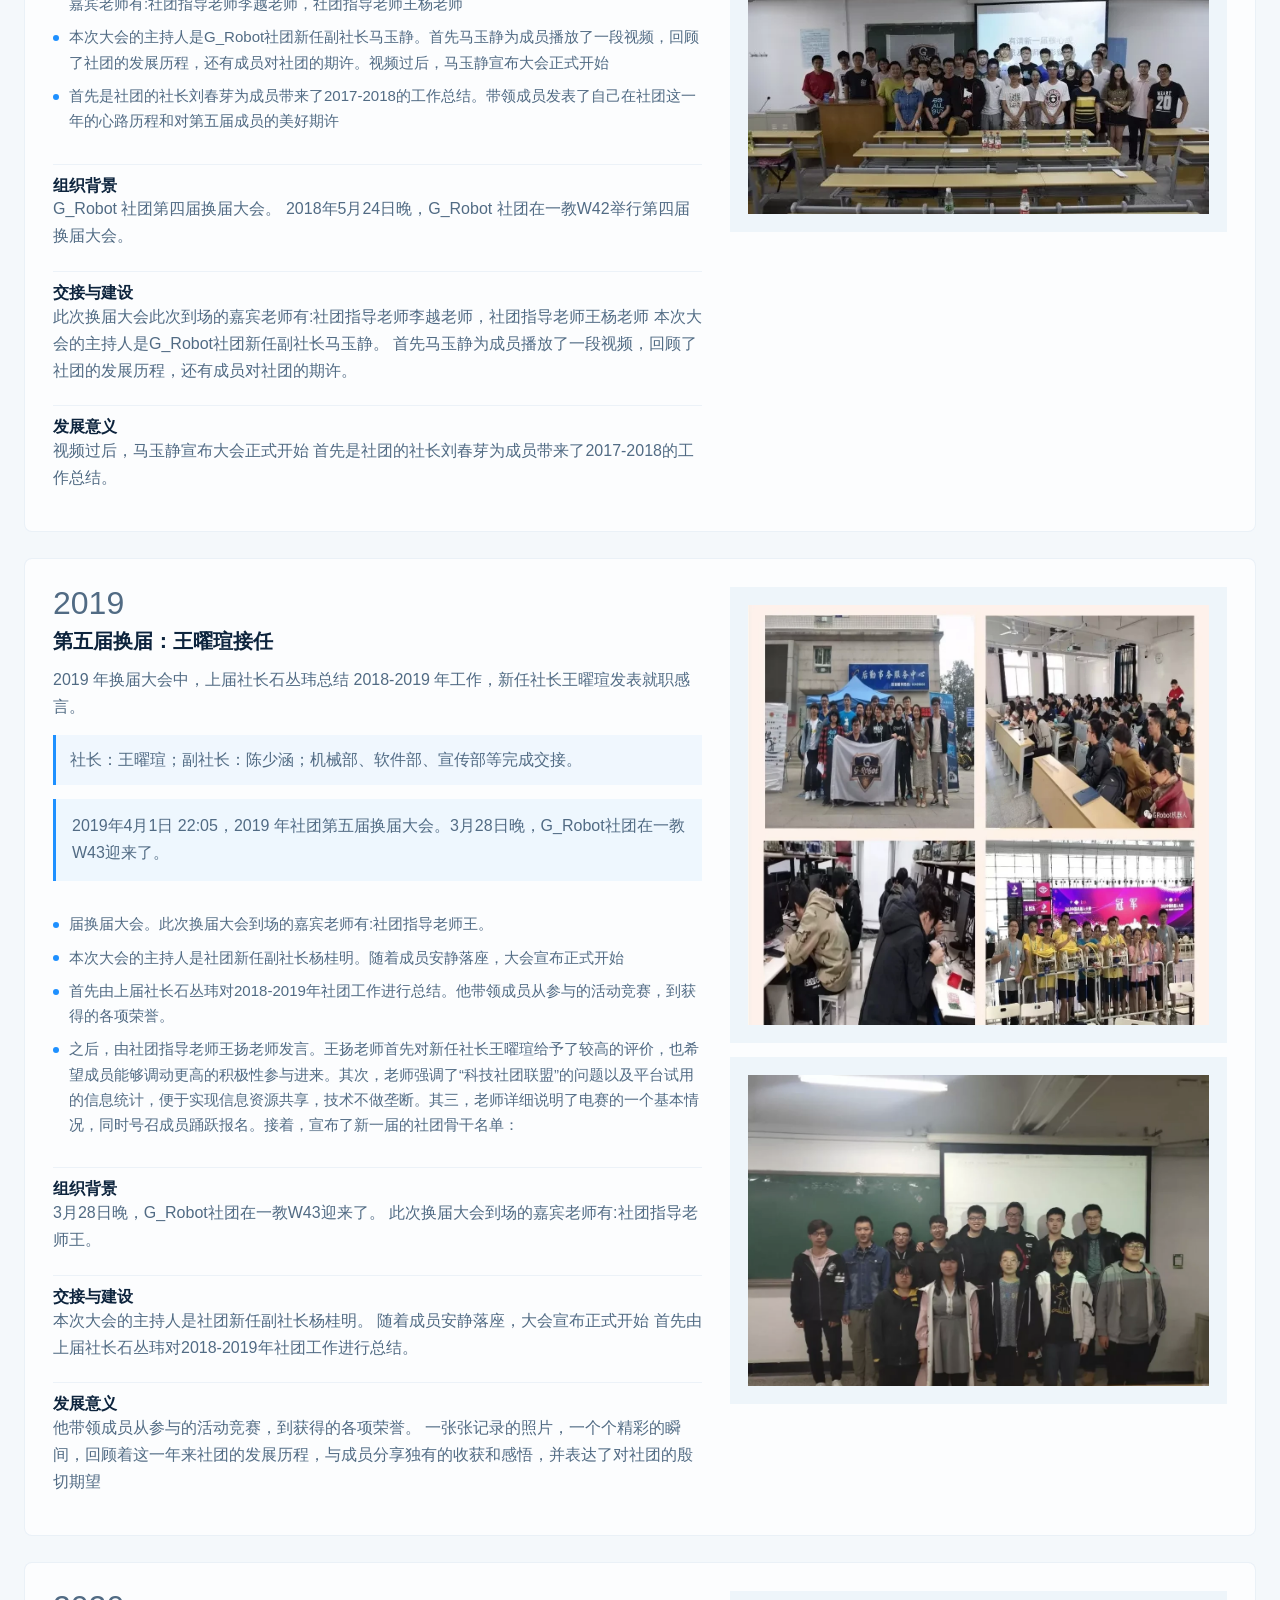
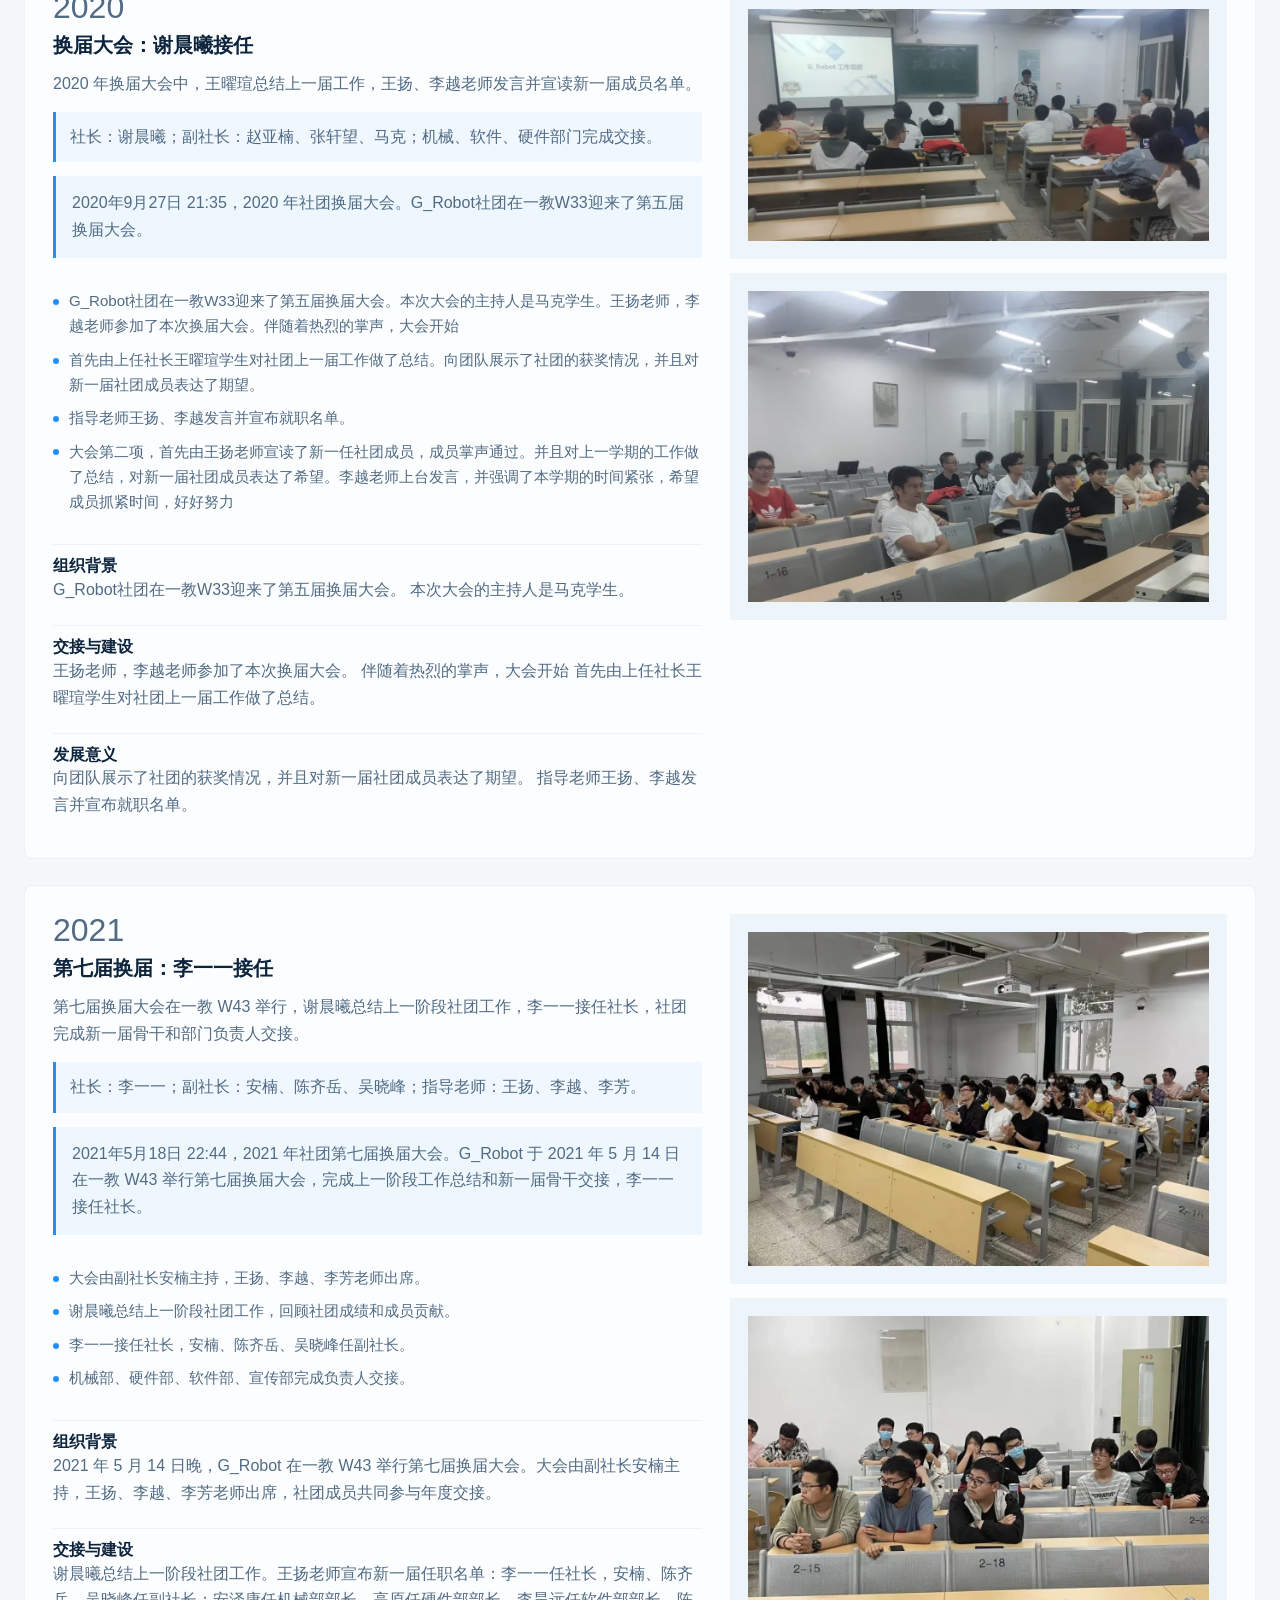
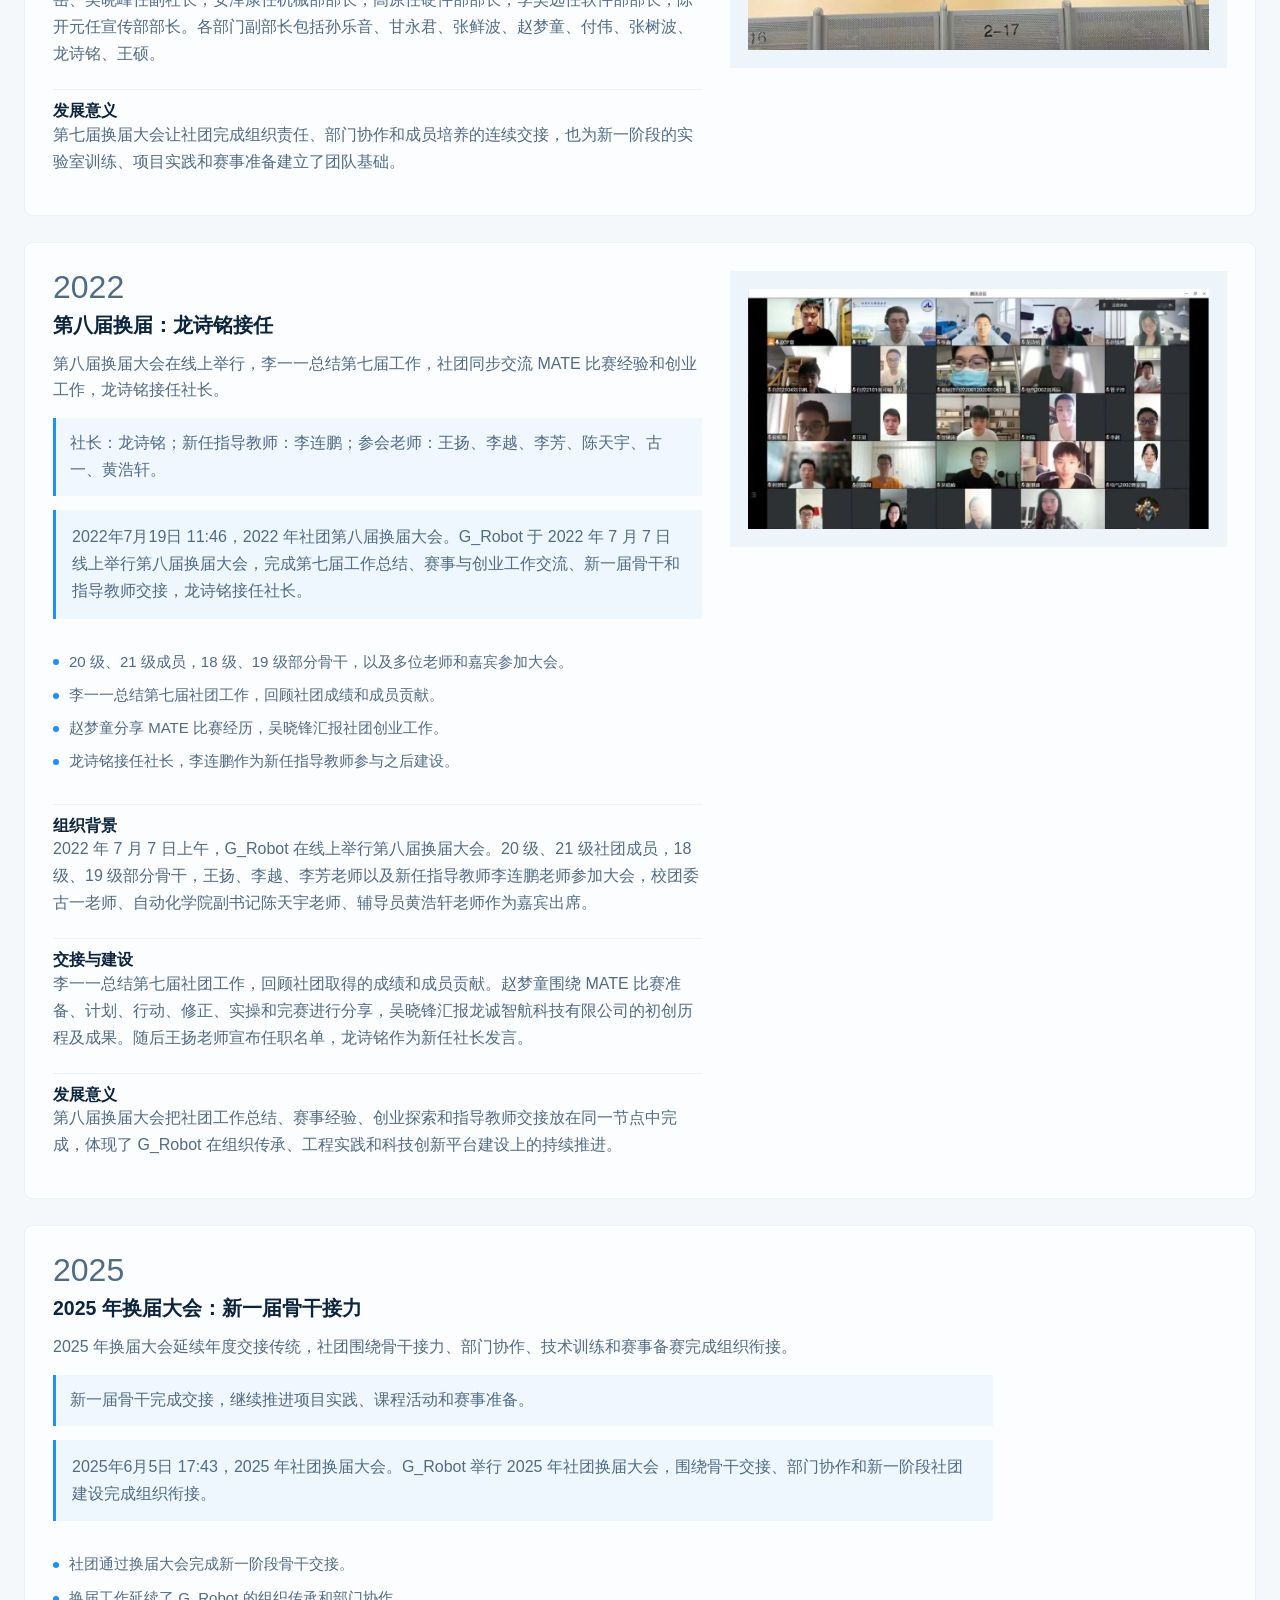
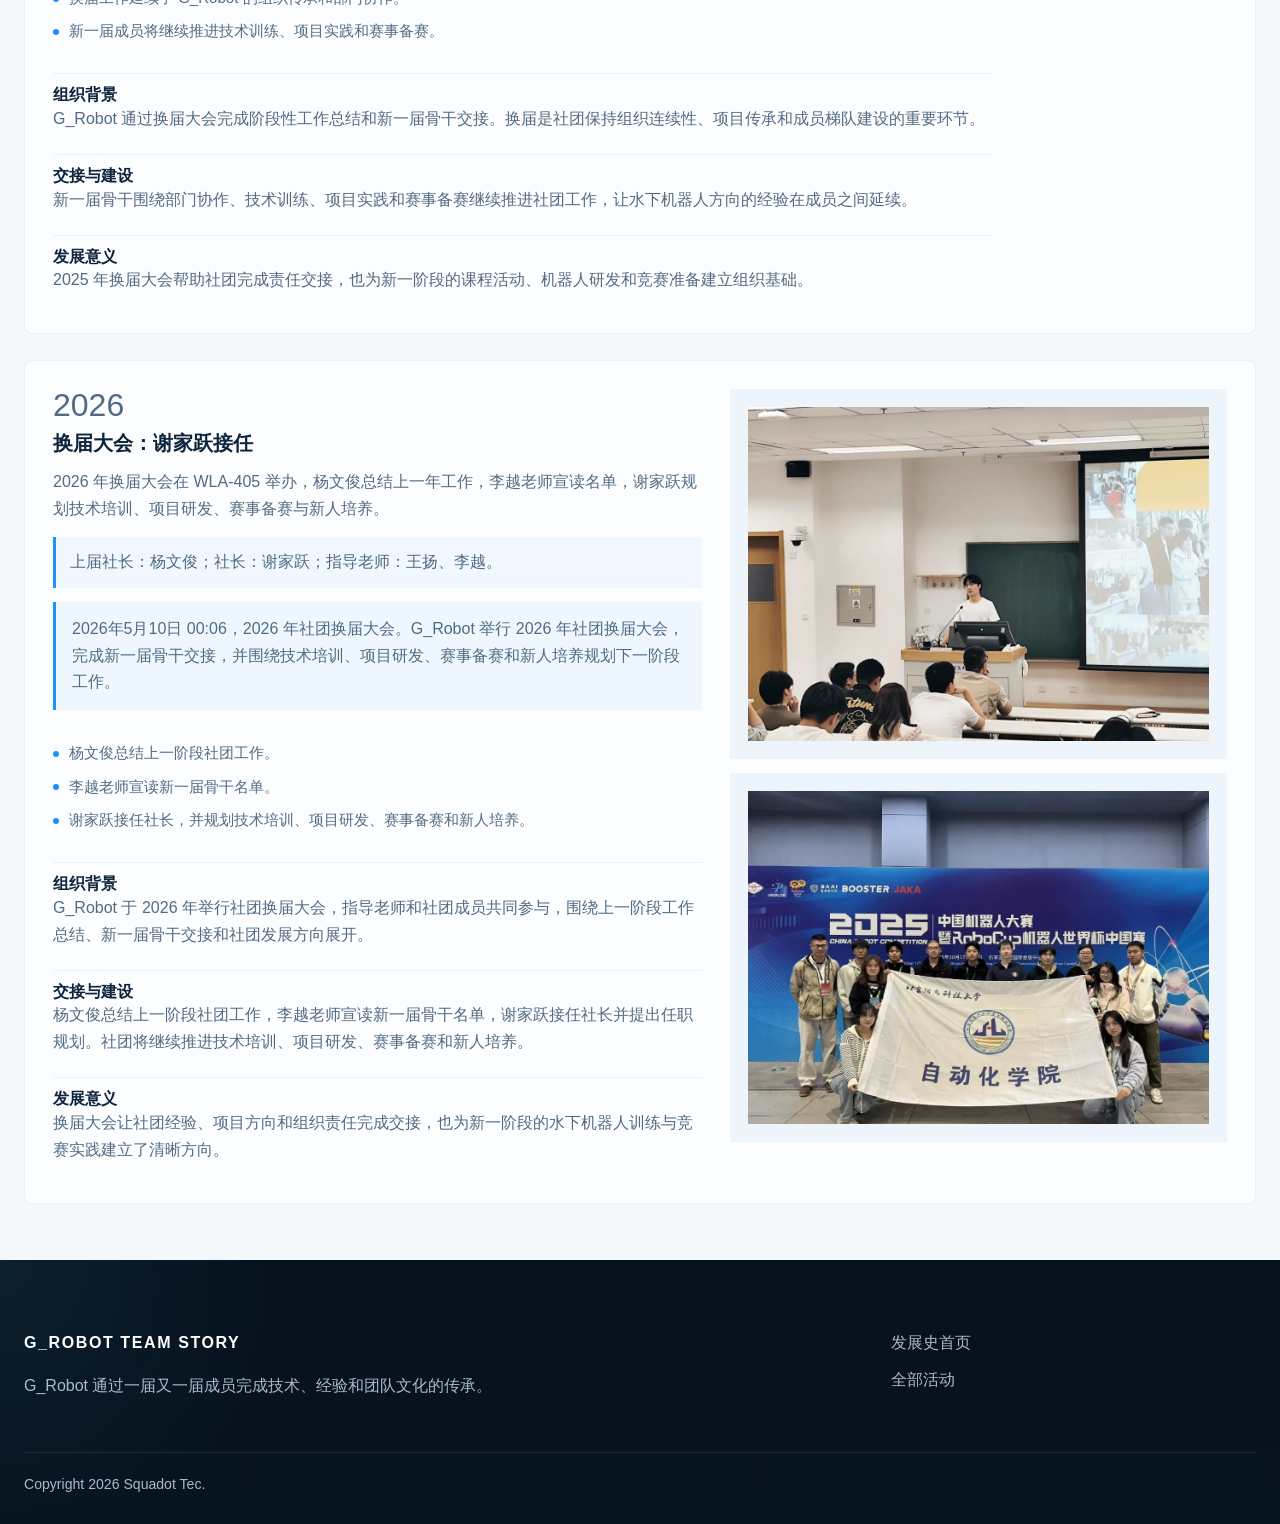
<file: team-story/teams.html>
<!DOCTYPE html>
<html lang="zh-CN" data-lang="zh">
<head>
  <meta charset="UTF-8">
  <meta name="viewport" content="width=device-width, initial-scale=1.0">
  <title>G_Robot 历届团队 | Squadot Tec.</title>
  <meta id="page-description" name="description" content="G_Robot 组织传承与历届团队线索。">
  <meta id="og-title" property="og:title" content="G_Robot 历届团队 | Squadot Tec.">
  <meta id="og-description" property="og:description" content="G_Robot 社团成立、部门建设、换届大会和骨干交接。">
  <meta id="og-locale" property="og:locale" content="zh_CN">
  <meta property="og:type" content="website">
  <meta property="og:site_name" content="Squadot Tec.">
  <link rel="stylesheet" href="./team-story.css">
</head>
<body
  data-title-en="G_Robot Team Timeline | Squadot Tec."
  data-title-zh="G_Robot 历届团队 | Squadot Tec."
  data-description-en="G_Robot team timeline, transitions, recruitment and departments."
  data-description-zh="G_Robot 组织传承与历届团队线索。"
>
  <header class="story-header">
    <div class="header-inner">
      <a class="brand" href="../about.html" aria-label="Squadot Tec. About">
        <img class="lang-en" src="../assets/brand/squadot-en.webp" alt="Squadot Tec." width="591" height="591" decoding="async">
        <img class="lang-zh" src="../assets/brand/squadot-zh.webp" alt="Squadot Tec." width="591" height="591" decoding="async">
        <span class="brand-copy"><strong>Team Story</strong><span>G_Robot team</span></span>
      </a>
      <div class="header-actions">
        <a class="back-link" href="../about.html"><span class="lang-en">Back to About</span><span class="lang-zh">返回关于</span></a>
        <nav class="story-nav" aria-label="Team story navigation">
          <a href="./index.html"><span class="lang-en">History</span><span class="lang-zh">发展史</span></a>
          <a href="./teams.html" aria-current="page"><span class="lang-en">Teams</span><span class="lang-zh">历届团队</span></a>
          <a href="./submit.html"><span class="lang-en">Activities</span><span class="lang-zh">全部活动</span></a>
        </nav>
        <div class="lang-switch" aria-label="Language switcher">
          <button type="button" data-lang-switch="en" aria-label="Switch to English">EN</button>
          <button type="button" data-lang-switch="zh" aria-label="切换到中文">中文</button>
        </div>
      </div>
    </div>
  </header>

  <main>
    <section class="hero reveal">
      <div class="hero-inner">
        <div class="hero-copy">
          <p class="eyebrow">Team Timeline</p>
          <h1>组织传承与历届团队</h1>
          <p class="hero-text">G_Robot 通过部门建设、招新培养、项目训练和换届交接延续社团经验，让不同年级的成员在共同实践中完成传承。</p>
          <ul class="hero-keywords">
            <li>成立与部门</li>
            <li>换届大会</li>
            <li>招新与梯队</li>
          </ul>
          <div class="hero-actions">
            <a class="button button-primary" href="#team-timeline">查看团队线索</a>
          </div>
        </div>
      </div>
    </section>

    <section class="section band band-light reveal" id="team-timeline">
      <div class="section-heading">
        <p class="eyebrow">Team Timeline</p>
        <h2>团队交接与组织成长</h2>
        <p>这些节点展示了社团从创始阶段到多届换届中的组织延续、成员分工和指导教师支持。</p>
      </div>
      <div class="photo-timeline" data-render="teams"></div>
    </section>
  </main>

  <footer class="site-footer">
    <div class="footer-inner">
      <div class="footer-brand">
        <strong>G_Robot Team Story</strong>
        <p>G_Robot 通过一届又一届成员完成技术、经验和团队文化的传承。</p>
      </div>
      <div class="footer-links">
        <a href="./index.html">发展史首页</a>
        <a href="./submit.html">全部活动</a>
      </div>
      <div class="footer-legal">Copyright <span data-current-year></span> Squadot Tec.</div>
    </div>
  </footer>
  <script src="./archive-data.js"></script>
  <script src="./team-story.js"></script>
</body>
</html>
</file>
<file: styles.css>
:root {
  --bg-deep: #071a2d;
  --bg-deeper: #06111d;
  --bg-panel: #0d2238;
  --bg-soft: #f4f8fb;
  --bg-soft-alt: #edf4fa;
  --surface: #ffffff;
  --surface-strong: #f8fbfe;
  --line: rgba(120, 163, 201, 0.22);
  --line-strong: rgba(120, 163, 201, 0.42);
  --ink: #16324d;
  --ink-strong: #0d243d;
  --ink-soft: #7089a3;
  --ink-on-dark: #d8e8fb;
  --ink-soft-on-dark: rgba(216, 232, 251, 0.74);
  --blue: #1e90ff;
  --blue-strong: #4dc7ff;
  --shadow: 0 24px 64px rgba(4, 16, 29, 0.14);
  --radius-lg: 28px;
  --radius-md: 18px;
  --radius-sm: 10px;
  --max-width: 1280px;
  --content-width: 840px;
  --nav-font: "Bahnschrift SemiCondensed", "Arial Narrow", "Barlow Condensed", "Segoe UI", sans-serif;
  --body-font: "Segoe UI", "Microsoft YaHei UI", "Noto Sans SC", sans-serif;
}

* {
  box-sizing: border-box;
}

html {
  scroll-behavior: smooth;
}

body {
  margin: 0;
  min-height: 100vh;
  color: var(--ink);
  font-family: var(--body-font);
  line-height: 1.68;
  background:
    radial-gradient(circle at top right, rgba(77, 199, 255, 0.08), transparent 28%),
    linear-gradient(180deg, #f8fbfe 0%, #f4f8fb 46%, #edf4fa 100%);
}

img {
  display: block;
  max-width: 100%;
}

a {
  color: inherit;
  text-decoration: none;
}

button,
input,
textarea {
  font: inherit;
}

a:focus-visible,
button:focus-visible {
  outline: 2px solid var(--blue);
  outline-offset: 4px;
}

.site-shell {
  min-height: 100vh;
}

.site-header {
  position: sticky;
  top: 0;
  z-index: 50;
  width: 100%;
  padding: 0;
  background: linear-gradient(180deg, rgba(6, 17, 29, 0.92), rgba(6, 17, 29, 0.72));
  backdrop-filter: blur(14px);
  border-bottom: 1px solid rgba(120, 163, 201, 0.16);
}

.header-frame {
  width: min(100%, var(--max-width));
  margin: 0 auto;
  padding: 18px 24px 16px;
  background: transparent;
}

.header-grid {
  display: grid;
  grid-template-columns: minmax(0, 330px) minmax(0, 1fr);
  gap: 24px;
  align-items: start;
}

.brand {
  display: inline-flex;
  align-items: center;
  gap: 16px;
  min-width: 0;
}

.brand-logo {
  width: 86px;
  height: auto;
  flex: none;
}

.brand-copy {
  display: flex;
  flex-direction: column;
  gap: 4px;
  min-width: 0;
}

.brand-copy strong,
.site-nav a,
.button,
.hero h1,
.section-heading h2,
.section-heading h3,
.panel-copy h2,
.panel-copy h3,
.info-card h3,
.case-meta strong,
.stack-copy h3,
.stack-copy h2,
.footer-brand strong,
.contact-card strong {
  font-family: var(--nav-font);
}

.brand-copy strong {
  margin: 0;
  font-size: 1.05rem;
  line-height: 1;
  letter-spacing: 0.08em;
  text-transform: uppercase;
  color: var(--ink-on-dark);
}

.brand-copy span {
  display: block;
  font-size: 0.8rem;
  line-height: 1.35;
  color: var(--ink-soft-on-dark);
}

.header-panel {
  display: grid;
  gap: 0;
}

.header-bottom-row {
  display: flex;
  align-items: center;
  justify-content: flex-end;
  gap: 18px;
}

.header-bottom-row {
  gap: 22px;
}

.site-nav {
  display: inline-flex;
  align-items: center;
  flex-wrap: wrap;
  justify-content: flex-end;
  gap: 18px;
}

.site-nav a {
  position: relative;
  font-size: 0.88rem;
  font-weight: 700;
  letter-spacing: 0.12em;
  text-transform: uppercase;
  color: var(--ink-soft-on-dark);
  transition: color 180ms ease;
}

.site-nav a::after {
  content: "";
  position: absolute;
  left: 0;
  bottom: -10px;
  width: 100%;
  height: 2px;
  background: linear-gradient(90deg, var(--blue), var(--blue-strong));
  transform: scaleX(0);
  transform-origin: left;
  transition: transform 180ms ease;
}

.site-nav a:hover,
.site-nav a:focus-visible,
.site-nav a.is-active,
.site-nav a[aria-current="page"] {
  color: #ffffff;
}

.site-nav a:hover::after,
.site-nav a:focus-visible::after,
.site-nav a.is-active::after,
.site-nav a[aria-current="page"]::after {
  transform: scaleX(1);
}

.lang-switch {
  display: inline-flex;
  align-items: center;
  gap: 4px;
  padding: 4px;
  border: 1px solid rgba(120, 163, 201, 0.22);
  border-radius: 999px;
  background: rgba(255, 255, 255, 0.05);
}

.lang-switch button {
  min-width: 58px;
  min-height: 34px;
  padding: 0 12px;
  border: 0;
  border-radius: 999px;
  color: var(--ink-soft-on-dark);
  background: transparent;
  cursor: pointer;
  transition: transform 180ms ease, color 180ms ease, background 180ms ease;
}

.lang-switch button:hover,
.lang-switch button:focus-visible,
.lang-switch button.is-active {
  color: #ffffff;
  background: linear-gradient(135deg, rgba(30, 144, 255, 0.88), rgba(77, 199, 255, 0.72));
  transform: translateY(-1px);
}

.menu-toggle {
  display: none;
  width: 48px;
  height: 48px;
  padding: 0;
  border: 1px solid rgba(120, 163, 201, 0.22);
  border-radius: 14px;
  background: rgba(255, 255, 255, 0.04);
}

.menu-toggle span {
  display: block;
  width: 24px;
  height: 2px;
  margin: 6px auto;
  background: #ffffff;
  transition: transform 180ms ease, opacity 180ms ease;
}

.button {
  position: relative;
  display: inline-flex;
  align-items: center;
  justify-content: center;
  gap: 12px;
  min-height: 48px;
  padding: 0 22px;
  border: 1px solid transparent;
  border-radius: 999px;
  font-size: 0.9rem;
  font-weight: 700;
  letter-spacing: 0.08em;
  text-transform: uppercase;
  transition:
    transform 180ms ease,
    border-color 180ms ease,
    background 180ms ease,
    color 180ms ease,
    box-shadow 180ms ease;
}

.button::after {
  content: "→";
  font-size: 0.92em;
  transition: transform 180ms ease;
}

.button:hover,
.button:focus-visible {
  transform: translateY(-2px);
}

.button:hover::after,
.button:focus-visible::after {
  transform: translateX(4px);
}

.button-primary {
  color: #ffffff;
  background: linear-gradient(135deg, #1e90ff 0%, #4dc7ff 100%);
  box-shadow: 0 14px 30px rgba(30, 144, 255, 0.24);
}

.button-primary:hover,
.button-primary:focus-visible {
  box-shadow: 0 16px 34px rgba(30, 144, 255, 0.3);
}

.button-secondary {
  color: var(--ink-on-dark);
  border-color: rgba(120, 163, 201, 0.28);
  background: rgba(255, 255, 255, 0.06);
}

.button-secondary:hover,
.button-secondary:focus-visible {
  border-color: rgba(120, 163, 201, 0.48);
  background: rgba(255, 255, 255, 0.1);
}

.button-light {
  color: var(--ink-strong);
  border-color: rgba(120, 163, 201, 0.26);
  background: #ffffff;
  box-shadow: 0 16px 28px rgba(7, 26, 45, 0.08);
}

.button-light:hover,
.button-light:focus-visible {
  border-color: var(--line-strong);
}

.hero {
  position: relative;
  width: 100%;
  padding: 0;
}

.hero-home {
  min-height: 82vh;
  overflow: hidden;
  background: radial-gradient(circle at top right, rgba(77, 199, 255, 0.16), transparent 24%), linear-gradient(160deg, #071a2d 0%, #0c2237 52%, #07131f 100%);
}

.hero-slider {
  position: absolute;
  inset: 0;
}

.hero-slide {
  position: absolute;
  inset: 0;
  opacity: 0;
  animation: homeHeroFade 24s infinite;
}

.hero-slide:nth-child(2) {
  animation-delay: 8s;
}

.hero-slide:nth-child(3) {
  animation-delay: 16s;
}

.hero-slide img {
  width: 100%;
  height: 100%;
  object-fit: cover;
  filter: saturate(0.82) contrast(1.06) brightness(0.5);
  animation: homeHeroDrift 24s ease-in-out infinite;
}

.hero-slide:nth-child(2) img {
  animation-delay: 8s;
}

.hero-slide:nth-child(3) img {
  animation-delay: 16s;
}

.hero-home::before {
  content: "";
  position: absolute;
  inset: 0;
  background:
    linear-gradient(90deg, rgba(6, 17, 29, 0.9) 0%, rgba(6, 17, 29, 0.68) 46%, rgba(6, 17, 29, 0.46) 100%),
    radial-gradient(circle at top right, rgba(77, 199, 255, 0.1), transparent 24%);
  z-index: 1;
}

.hero-home::after {
  content: "";
  position: absolute;
  inset: 0;
  background:
    linear-gradient(180deg, rgba(255, 255, 255, 0.02), transparent 16%),
    linear-gradient(0deg, rgba(255, 255, 255, 0.02), transparent 16%);
  z-index: 1;
  pointer-events: none;
}

.hero-copy {
  position: relative;
  z-index: 2;
}

.hero-home .hero-copy {
  display: flex;
  flex-direction: column;
  justify-content: center;
  min-height: 82vh;
  width: min(100%, 760px);
  margin-left: max(24px, calc((100vw - var(--max-width)) / 2 + 24px));
  padding: 84px 0 88px;
}

.hero-page {
  background: linear-gradient(160deg, #071a2d 0%, #0c2237 52%, #07131f 100%);
}

.hero-page-grid {
  display: grid;
  grid-template-columns: minmax(0, 0.94fr) minmax(320px, 0.96fr);
  gap: 34px;
  align-items: stretch;
  min-height: 420px;
  width: min(100%, var(--max-width));
  margin: 0 auto;
  padding: 112px 24px 72px;
  background: transparent;
}

.hero-page .hero-copy {
  display: flex;
  flex-direction: column;
  justify-content: center;
  padding: 16px 12px 16px 16px;
}

.eyebrow {
  margin: 0 0 12px;
  font-size: 0.78rem;
  font-weight: 700;
  letter-spacing: 0.18em;
  text-transform: uppercase;
  color: var(--blue-strong);
}

.hero h1,
.section-heading h2,
.panel-copy h2,
.stack-copy h2,
.cta-band h2,
.intro-copy h2 {
  margin: 0;
  line-height: 0.94;
  letter-spacing: 0;
}

html[data-lang="zh"] .hero h1,
html[data-lang="zh"] .section-heading h2,
html[data-lang="zh"] .panel-copy h2,
html[data-lang="zh"] .stack-copy h2,
html[data-lang="zh"] .cta-band h2,
html[data-lang="zh"] .intro-copy h2,
html[data-lang="zh"] .footer-contact-callout h2,
html[data-lang="zh"] .product-card h3,
html[data-lang="zh"] .info-card h3 {
  font-family: "Microsoft YaHei UI", "Noto Sans SC", "Segoe UI", sans-serif;
  font-weight: 700;
  letter-spacing: 0;
  line-height: 1.08;
}

html[data-lang="en"] .hero h1,
html[data-lang="en"] .section-heading h2,
html[data-lang="en"] .panel-copy h2,
html[data-lang="en"] .stack-copy h2,
html[data-lang="en"] .cta-band h2,
html[data-lang="en"] .intro-copy h2,
html[data-lang="en"] .footer-contact-callout h2 {
  font-family: var(--nav-font);
  letter-spacing: 0;
}

.hero-home h1 {
  max-width: 10.2ch;
  font-size: clamp(3.2rem, 6vw, 6rem);
  color: #ffffff;
}

.hero-page h1 {
  max-width: 15ch;
  font-size: clamp(2.3rem, 4vw, 4.1rem);
  color: var(--ink-on-dark);
}

html[data-lang="en"] .hero-home h1 {
  max-width: 15ch;
}

html[data-lang="zh"] .hero-home h1 {
  max-width: 12em;
  font-size: clamp(2.8rem, 4.2vw, 4.4rem);
}

html[data-lang="en"] .hero-page h1 {
  max-width: 17ch;
}

html[data-lang="zh"] .hero-page h1 {
  max-width: 13em;
  font-size: clamp(2.1rem, 3.35vw, 3.45rem);
}

html[data-lang="zh"] .section-heading h2,
html[data-lang="zh"] .intro-copy h2,
html[data-lang="zh"] .panel-copy h2,
html[data-lang="zh"] .stack-copy h2,
html[data-lang="zh"] .cta-band h2,
html[data-lang="zh"] .footer-contact-callout h2 {
  max-width: 13em;
}

html[data-lang="en"] .section-heading h2,
html[data-lang="en"] .intro-copy h2,
html[data-lang="en"] .panel-copy h2,
html[data-lang="en"] .stack-copy h2,
html[data-lang="en"] .cta-band h2,
html[data-lang="en"] .footer-contact-callout h2 {
  max-width: 18ch;
}

.hero-text,
.intro-copy p,
.section-heading p:last-child,
.product-card p,
.info-card p,
.panel-copy p,
.panel-copy li,
.stack-copy p,
.stack-copy li,
.contact-card p,
.footer-list p,
.footer-list a,
.footer-brand p,
.detail-box p,
.detail-box li,
.quote-note p {
  color: inherit;
}

.hero-home .hero-text {
  max-width: 58ch;
  margin: 20px 0 0;
  font-size: 1rem;
  color: var(--ink-soft-on-dark);
}

.hero-page .hero-text {
  max-width: 54ch;
  margin: 18px 0 0;
  font-size: 1rem;
  color: var(--ink-soft-on-dark);
}

.hero-actions {
  display: flex;
  flex-wrap: wrap;
  gap: 12px;
  margin-top: 28px;
}

.hero-keywords {
  display: flex;
  flex-wrap: wrap;
  gap: 0;
  padding: 0;
  margin: 26px 0 0;
  list-style: none;
}

.hero-keywords li {
  padding: 0 18px;
  border-right: 1px solid rgba(185, 213, 238, 0.32);
  font-size: 1rem;
  color: #ffffff;
}

.hero-keywords li:first-child {
  padding-left: 0;
}

.hero-keywords li:last-child {
  padding-right: 0;
  border-right: 0;
}

.hero-note {
  margin-top: 22px;
  max-width: 60ch;
  font-size: 0.96rem;
  color: rgba(216, 232, 251, 0.8);
}

body[data-page="home"] .section-heading {
  max-width: 1080px;
}

body[data-page="home"] .section-heading h2,
body[data-page="home"] .intro-copy h2,
body[data-page="home"] .contact-closure-copy h2 {
  letter-spacing: 0;
}

body[data-page="home"] .hero-copy > .eyebrow,
body[data-page="home"] .hero-copy > h1,
body[data-page="home"] .hero-copy > .hero-text,
body[data-page="home"] .hero-copy > .hero-keywords,
body[data-page="home"] .hero-copy > .hero-actions,
body[data-page="home"] .hero-copy > .hero-note {
  opacity: 0;
  transform: translateY(22px);
  animation: homeHeroCopyIn 1.05s cubic-bezier(0.2, 0.7, 0.2, 1) forwards;
}

body[data-page="home"] .hero-copy > .eyebrow {
  animation-delay: 120ms;
}

body[data-page="home"] .hero-copy > h1 {
  animation-delay: 260ms;
}

body[data-page="home"] .hero-copy > .hero-text {
  animation-delay: 420ms;
}

body[data-page="home"] .hero-copy > .hero-keywords {
  animation-delay: 560ms;
}

body[data-page="home"] .hero-copy > .hero-actions {
  animation-delay: 700ms;
}

body[data-page="home"] .hero-copy > .hero-note {
  animation-delay: 860ms;
}

body[data-page]:not([data-page="home"]) .hero-page .hero-copy > .eyebrow,
body[data-page]:not([data-page="home"]) .hero-page .hero-copy > h1,
body[data-page]:not([data-page="home"]) .hero-page .hero-copy > .hero-text,
body[data-page]:not([data-page="home"]) .hero-page .hero-copy > .hero-keywords,
body[data-page]:not([data-page="home"]) .hero-page .hero-copy > .hero-actions,
body[data-page]:not([data-page="home"]) .hero-page .hero-copy > .hero-note {
  opacity: 0;
  transform: translateY(20px);
  animation: pageHeroCopyIn 900ms cubic-bezier(0.2, 0.7, 0.2, 1) forwards;
}

body[data-page]:not([data-page="home"]) .hero-page .hero-copy > .eyebrow {
  animation-delay: 100ms;
}

body[data-page]:not([data-page="home"]) .hero-page .hero-copy > h1 {
  animation-delay: 220ms;
}

body[data-page]:not([data-page="home"]) .hero-page .hero-copy > .hero-text {
  animation-delay: 360ms;
}

body[data-page]:not([data-page="home"]) .hero-page .hero-copy > .hero-keywords {
  animation-delay: 500ms;
}

body[data-page]:not([data-page="home"]) .hero-page .hero-copy > .hero-actions {
  animation-delay: 640ms;
}

body[data-page]:not([data-page="home"]) .hero-page .hero-copy > .hero-note {
  animation-delay: 760ms;
}

body[data-page]:not([data-page="home"]) .hero-page .hero-keywords {
  margin-top: 24px;
}

body[data-page]:not([data-page="home"]) .hero-page .hero-keywords li {
  color: rgba(226, 238, 251, 0.92);
  border-right-color: rgba(185, 213, 238, 0.26);
}

body[data-page]:not([data-page="home"]) .hero-page .hero-actions {
  margin-top: 24px;
}

body[data-page]:not([data-page="home"]) .hero-page .hero-note {
  max-width: 58ch;
  color: rgba(216, 232, 251, 0.8);
}

.page-visual,
.intro-visual,
.panel-visual,
.stack-visual {
  position: relative;
  display: flex;
  min-width: 0;
  overflow: hidden;
  border-radius: 24px;
}

.page-frame,
.intro-frame,
.panel-frame,
.stack-frame {
  position: relative;
  display: block;
  flex: 1 1 auto;
  width: 100%;
  height: 100%;
  overflow: hidden;
  min-height: 100%;
  border: 0;
  border-radius: 0;
  background: transparent;
}

.page-frame img,
.intro-frame img,
.panel-frame img,
.stack-frame img {
  position: absolute;
  inset: 0;
  display: block;
  width: 100%;
  height: 100%;
  object-fit: cover;
  object-position: center;
  filter: saturate(0.92);
  transition: transform 220ms ease;
}

.page-frame:hover img,
.intro-frame:hover img,
.panel-frame:hover img,
.stack-frame:hover img {
  transform: scale(1.02);
}

.page-frame::after,
.intro-frame::after,
.panel-frame::after,
.stack-frame::after {
  content: "";
  position: absolute;
  inset: 0;
  background: linear-gradient(180deg, rgba(7, 26, 45, 0), rgba(7, 26, 45, 0.14));
}

.hero-page .page-frame {
  min-height: 100%;
}

body[data-page]:not([data-page="home"]) .hero-page {
  background:
    radial-gradient(circle at top right, rgba(77, 199, 255, 0.14), transparent 24%),
    linear-gradient(160deg, #0d2235 0%, #617385 46%, #99aaba 100%);
}

body[data-page]:not([data-page="home"]) .hero-page .page-visual {
  box-shadow: 0 28px 56px rgba(7, 26, 45, 0.18);
}

body[data-page]:not([data-page="home"]) .page-frame,
body[data-page]:not([data-page="home"]) .panel-frame,
body[data-page]:not([data-page="home"]) .stack-frame,
body[data-page]:not([data-page="home"]) .product-thumb {
  border-radius: 16px;
}

body[data-page]:not([data-page="home"]) .page-frame > .visual-placeholder,
body[data-page]:not([data-page="home"]) .panel-frame > .visual-placeholder,
body[data-page]:not([data-page="home"]) .stack-frame > .visual-placeholder {
  border-radius: inherit;
}

body[data-page]:not([data-page="home"]) .page-frame img,
body[data-page]:not([data-page="home"]) .panel-frame img,
body[data-page]:not([data-page="home"]) .stack-frame img,
body[data-page]:not([data-page="home"]) .product-thumb img {
  transition: transform 420ms cubic-bezier(0.2, 0.7, 0.2, 1), filter 420ms ease;
}

body[data-page]:not([data-page="home"]) .hero-page .page-frame img {
  animation: pageHeroImageFloat 18s ease-in-out infinite;
}

body[data-page]:not([data-page="home"]) .page-frame:hover img,
body[data-page]:not([data-page="home"]) .panel-frame:hover img,
body[data-page]:not([data-page="home"]) .stack-frame:hover img,
body[data-page]:not([data-page="home"]) .product-card:hover .product-thumb img {
  transform: scale(1.05);
  filter: saturate(1);
}

.section {
  width: 100%;
  padding: 0;
}

.section-shell {
  width: 100%;
  padding: 88px max(24px, calc((100vw - var(--max-width)) / 2 + 24px)) 48px;
}

.section-shell.compact {
  padding-top: 64px;
}

.section-shell.dark {
  width: 100%;
  padding: 96px max(24px, calc((100vw - var(--max-width)) / 2 + 24px)) 56px;
  margin-top: 96px;
  background:
    radial-gradient(circle at top left, rgba(77, 199, 255, 0.08), transparent 22%),
    linear-gradient(180deg, #07131f 0%, #0b1e31 100%);
}

.section-shell.section-shell-closure {
  padding-bottom: 0;
}

body[data-page]:not([data-page="home"]) .section-shell.section-shell-closure {
  padding-top: 56px;
}

.section-shell.dark .section-heading h2,
.section-shell.dark .section-heading h3,
.section-shell.dark .cta-band h2,
.section-shell.dark .stack-copy h2,
.section-shell.dark .panel-copy h2,
.section-shell.dark .info-card h3,
.section-shell.dark .product-card h3,
.section-shell.dark .detail-box strong {
  color: var(--ink-on-dark);
}

.section-shell.dark .section-heading p:last-child,
.section-shell.dark .info-card p,
.section-shell.dark .product-card p,
.section-shell.dark .detail-box p,
.section-shell.dark .detail-box li,
.section-shell.dark .stack-copy p,
.section-shell.dark .stack-copy li {
  color: var(--ink-soft-on-dark);
}

.section-heading {
  max-width: var(--content-width);
}

.section-heading h2 {
  font-size: clamp(2rem, 3.2vw, 3.4rem);
  color: var(--ink-strong);
}

.section-heading h3 {
  margin: 0;
  font-size: clamp(1.7rem, 2.8vw, 2.6rem);
  color: var(--ink-strong);
}

.section-heading p:last-child {
  margin: 14px 0 0;
  max-width: 62ch;
  font-size: 1rem;
  color: var(--ink-soft);
}

.intro-split,
.stack-block,
.product-panel,
.cta-band,
.identity-grid,
.brief-grid,
.address-grid {
  display: grid;
  gap: 24px;
}

.intro-split {
  grid-template-columns: minmax(0, 1fr);
  gap: 0;
  align-items: start;
}

.intro-copy {
  --narrative-heading-color: var(--ink-strong);
  --narrative-body-color: var(--ink-soft);
  display: grid;
  grid-template-columns: minmax(0, 1.02fr) minmax(300px, 0.82fr);
  column-gap: 40px;
  row-gap: 0;
  min-width: 0;
  padding: 12px 0;
}

.intro-copy > .eyebrow,
.intro-copy > h2 {
  grid-column: 1 / -1;
}

.intro-copy > .eyebrow,
.contact-closure-copy > .eyebrow,
.section-heading > .eyebrow {
  margin: 0 0 12px;
  color: var(--blue-strong);
}

.intro-copy > p,
.intro-copy > .intro-closing {
  grid-column: 1;
}

.intro-copy h2 {
  max-width: 14ch;
  font-family: var(--nav-font);
  font-size: clamp(2.2rem, 3.2vw, 3.4rem);
  color: var(--narrative-heading-color);
}

.intro-copy p {
  margin: 18px 0 0;
  max-width: 56ch;
  font-size: 1rem;
  color: var(--narrative-body-color);
}

.intro-copy h2,
.contact-closure-copy h2 {
  margin: 0;
  max-width: 14ch;
  font-family: var(--nav-font);
  font-size: clamp(2.2rem, 3.2vw, 3.4rem);
  line-height: 0.94;
  letter-spacing: 0;
}

.intro-copy p,
.contact-closure-copy p {
  max-width: 56ch;
}

.intro-closing {
  margin-top: 32px;
}

.intro-closing h3 {
  margin: 0;
  font-size: clamp(1.5rem, 2.6vw, 2.2rem);
  color: var(--ink-strong);
  line-height: 1;
}

.intro-closing .button {
  margin-top: 18px;
}

.intro-frame {
  min-height: 420px;
  border-radius: 26px;
  background: linear-gradient(180deg, rgba(255, 255, 255, 0.04), rgba(255, 255, 255, 0));
}

.intro-visual {
  position: relative;
  grid-column: 2;
  grid-row: 3 / span 3;
  align-self: start;
  min-width: 0;
  margin-top: 18px;
  max-width: 100%;
}

.product-grid,
.overview-grid,
.capability-grid,
.layer-grid,
.applications-grid,
.delivery-grid,
.team-grid,
.approach-grid,
.contact-grid,
.brief-list,
.trust-grid {
  display: grid;
  gap: 18px;
  margin-top: 30px;
}

.product-grid {
  grid-template-columns: repeat(5, minmax(0, 1fr));
}

.overview-grid {
  grid-template-columns: repeat(5, minmax(0, 1fr));
}

.applications-grid {
  grid-template-columns: repeat(3, minmax(0, 1fr));
}

.capability-grid {
  grid-template-columns: repeat(4, minmax(0, 1fr));
}

.delivery-grid,
.layer-grid,
.team-grid,
.approach-grid,
.contact-grid,
.brief-list,
.trust-grid {
  grid-template-columns: repeat(4, minmax(0, 1fr));
}

.product-card,
.info-card,
.detail-box,
.contact-card {
  position: relative;
  overflow: hidden;
  padding: 22px;
  border: 1px solid rgba(120, 163, 201, 0.12);
  border-radius: 0;
  background: transparent;
  box-shadow: none;
  transition: transform 180ms ease, border-color 180ms ease, box-shadow 180ms ease;
}

.section-shell.dark .product-card,
.section-shell.dark .info-card,
.section-shell.dark .detail-box,
.section-shell.dark .contact-card {
  border-color: rgba(185, 213, 238, 0.12);
  background: transparent;
  box-shadow: none;
}

.product-card:hover,
.info-card:hover,
.detail-box:hover,
.contact-card:hover {
  transform: translateY(-2px);
  border-color: rgba(120, 163, 201, 0.34);
  box-shadow: none;
}

.section-shell.dark .product-card:hover,
.section-shell.dark .info-card:hover,
.section-shell.dark .detail-box:hover,
.section-shell.dark .contact-card:hover {
  border-color: rgba(185, 213, 238, 0.24);
  box-shadow: none;
}

.product-card::before,
.info-card::before,
.detail-box::before,
.contact-card::before {
  content: "";
  position: absolute;
  left: 0;
  top: 0;
  width: 100%;
  height: 3px;
  background: linear-gradient(90deg, var(--blue), var(--blue-strong));
  transform: scaleX(0);
  transform-origin: left;
  transition: transform 180ms ease;
}

.product-card:hover::before,
.info-card:hover::before,
.detail-box:hover::before,
.contact-card:hover::before {
  transform: scaleX(1);
}

body[data-page]:not([data-page="home"]) .product-card,
body[data-page]:not([data-page="home"]) .info-card,
body[data-page]:not([data-page="home"]) .detail-box,
body[data-page]:not([data-page="home"]) .contact-card {
  transition:
    transform 300ms cubic-bezier(0.2, 0.7, 0.2, 1),
    border-color 300ms ease,
    box-shadow 300ms ease,
    background-color 300ms ease;
}

body[data-page]:not([data-page="home"]) .product-card:hover,
body[data-page]:not([data-page="home"]) .info-card:hover,
body[data-page]:not([data-page="home"]) .detail-box:hover,
body[data-page]:not([data-page="home"]) .contact-card:hover {
  transform: translateY(-6px);
  border-color: rgba(120, 163, 201, 0.38);
  box-shadow: 0 16px 36px rgba(7, 26, 45, 0.08);
}

body[data-page]:not([data-page="home"]) .section-shell.dark .product-card:hover,
body[data-page]:not([data-page="home"]) .section-shell.dark .info-card:hover,
body[data-page]:not([data-page="home"]) .section-shell.dark .detail-box:hover,
body[data-page]:not([data-page="home"]) .section-shell.dark .contact-card:hover {
  border-color: rgba(185, 213, 238, 0.3);
  box-shadow: 0 22px 44px rgba(2, 10, 18, 0.24);
}

body[data-page="home"] .product-card,
body[data-page="home"] .info-card,
body[data-page="home"] .detail-box {
  transition:
    transform 320ms cubic-bezier(0.2, 0.7, 0.2, 1),
    border-color 320ms ease,
    box-shadow 320ms ease,
    background-color 320ms ease;
}

body[data-page="home"] .product-card:hover,
body[data-page="home"] .info-card:hover,
body[data-page="home"] .detail-box:hover {
  transform: translateY(-8px);
  border-color: rgba(120, 163, 201, 0.4);
  box-shadow: 0 18px 40px rgba(7, 26, 45, 0.1);
}

body[data-page="home"] .section-shell.dark .product-card:hover,
body[data-page="home"] .section-shell.dark .info-card:hover,
body[data-page="home"] .section-shell.dark .detail-box:hover {
  border-color: rgba(185, 213, 238, 0.32);
  box-shadow: 0 22px 48px rgba(2, 10, 18, 0.28);
}

body[data-page="home"] .product-card::before,
body[data-page="home"] .info-card::before,
body[data-page="home"] .detail-box::before {
  transition: transform 320ms cubic-bezier(0.2, 0.7, 0.2, 1);
}

.product-thumb {
  aspect-ratio: 4 / 3;
  overflow: hidden;
  border: 0;
  border-radius: 0;
  background: rgba(7, 26, 45, 0.06);
}

.product-thumb img {
  width: 100%;
  height: 100%;
  object-fit: cover;
  transition: transform 220ms ease;
}

.product-card:hover .product-thumb img {
  transform: scale(1.03);
}

body[data-page="home"] .intro-frame,
body[data-page="home"] .product-thumb,
body[data-page="home"] .product-grid .visual-placeholder {
  border-radius: 14px;
}

body[data-page="home"] .intro-frame img,
body[data-page="home"] .product-thumb img {
  transition: transform 420ms cubic-bezier(0.2, 0.7, 0.2, 1), filter 420ms ease;
}

body[data-page="home"] .product-grid .visual-placeholder {
  transition: transform 420ms cubic-bezier(0.2, 0.7, 0.2, 1), border-color 420ms ease, box-shadow 420ms ease;
}

body[data-page="home"] .product-card:hover .product-thumb img,
body[data-page="home"] .intro-frame:hover img {
  transform: scale(1.06);
  filter: saturate(1);
}

body[data-page="home"] .product-card:hover .visual-placeholder {
  transform: translateY(-2px) scale(1.015);
  border-color: rgba(185, 213, 238, 0.3);
  box-shadow: inset 0 0 0 1px rgba(185, 213, 238, 0.08);
}

.visual-placeholder {
  position: relative;
  display: grid;
  place-items: center;
  padding: 18px;
  aspect-ratio: 4 / 3;
  border: 1px solid rgba(185, 213, 238, 0.18);
  border-radius: 16px;
  background:
    linear-gradient(135deg, rgba(30, 144, 255, 0.14), rgba(77, 199, 255, 0.08)),
    linear-gradient(180deg, #0b1e31 0%, #102947 100%);
  overflow: hidden;
}

.visual-placeholder::before,
.visual-placeholder::after {
  content: "";
  position: absolute;
  inset: 14px;
  border: 1px solid rgba(185, 213, 238, 0.1);
  border-radius: 12px;
}

.visual-placeholder::after {
  inset: auto;
  left: 12%;
  right: 12%;
  top: 50%;
  height: 1px;
  border: 0;
  background: rgba(185, 213, 238, 0.16);
}

.visual-placeholder strong,
.visual-placeholder span {
  position: relative;
  z-index: 1;
}

.visual-placeholder strong {
  font-family: var(--nav-font);
  font-size: 2rem;
  line-height: 1;
  letter-spacing: 0.04em;
  color: #ffffff;
}

.visual-placeholder span {
  margin-top: 10px;
  display: block;
  font-size: 0.82rem;
  letter-spacing: 0.18em;
  text-transform: uppercase;
  color: rgba(216, 232, 251, 0.72);
}

.page-frame > .visual-placeholder,
.panel-frame > .visual-placeholder,
.stack-frame > .visual-placeholder {
  min-height: 100%;
  height: 100%;
  border: 0;
  border-radius: 0;
}

.product-card h3,
.info-card h3,
.panel-copy h2,
.stack-copy h2,
.contact-card strong {
  margin: 16px 0 0;
  color: var(--ink-strong);
}

.product-card h3 {
  font-size: 1.16rem;
  line-height: 1;
}

.product-card p,
.info-card p,
.contact-card p {
  margin: 10px 0 0;
  font-size: 0.96rem;
  color: var(--ink-soft);
}

.card-label {
  display: inline-flex;
  align-items: center;
  gap: 8px;
  margin-top: 16px;
  font-size: 0.78rem;
  font-weight: 700;
  letter-spacing: 0.14em;
  text-transform: uppercase;
  color: var(--blue);
}

.card-label::before {
  content: "";
  width: 18px;
  height: 1px;
  background: currentColor;
}

.stack-block {
  grid-template-columns: minmax(320px, 0.92fr) minmax(0, 1.08fr);
  align-items: stretch;
  margin-top: 28px;
}

body[data-page="products"] .product-panel,
body[data-page="applications"] .stack-block,
body[data-page="cases"] .stack-block {
  position: relative;
  margin-top: 0;
  padding: 36px 0 40px;
}

body[data-page="products"] .product-panel {
  align-items: center;
}

body[data-page="products"] .product-panel + .product-panel,
body[data-page="applications"] .stack-block + .stack-block,
body[data-page="cases"] .stack-block + .stack-block {
  border-top: 1px solid rgba(120, 163, 201, 0.16);
}

body[data-page="products"] .product-panel:nth-of-type(even),
body[data-page="applications"] .stack-block:nth-of-type(even),
body[data-page="cases"] .stack-block:nth-of-type(even) {
  padding-left: 28px;
  padding-right: 28px;
  border-radius: 28px;
  background:
    linear-gradient(180deg, rgba(255, 255, 255, 0.42), rgba(244, 248, 251, 0.78)),
    linear-gradient(135deg, rgba(30, 144, 255, 0.03), rgba(77, 199, 255, 0.02));
}

body[data-page="products"] .section-shell > .product-panel:first-of-type,
body[data-page="applications"] .section-shell > .stack-block:first-of-type,
body[data-page="cases"] .section-shell > .stack-block:first-of-type {
  padding-top: 18px;
}

body[data-page="cases"] .stack-block:first-of-type {
  padding-top: 20px;
}

.stack-block.is-reverse {
  grid-template-columns: minmax(0, 1.08fr) minmax(320px, 0.92fr);
}

.stack-block.is-reverse .stack-visual {
  order: 2;
}

.stack-block.is-reverse .stack-copy {
  order: 1;
}

.stack-copy {
  padding: 12px 8px 12px 0;
}

.stack-copy h2 {
  font-size: clamp(1.9rem, 3.2vw, 3rem);
  color: var(--ink-strong);
}

body[data-page="cases"] .stack-copy h2 {
  max-width: 16ch;
  font-size: clamp(1.7rem, 2.6vw, 2.4rem);
  letter-spacing: 0;
}

.stack-copy h3 {
  margin: 0;
  font-size: 1.08rem;
  line-height: 1.2;
  color: var(--ink-strong);
}

.stack-copy p {
  margin: 10px 0 0;
  color: var(--ink-soft);
}

.stack-meta,
.detail-grid,
.case-meta {
  display: grid;
  gap: 14px;
  margin-top: 22px;
}

.stack-meta {
  grid-template-columns: repeat(2, minmax(0, 1fr));
}

.case-meta {
  grid-template-columns: repeat(2, minmax(0, 1fr));
}

.case-meta div,
.stack-meta div {
  padding: 16px 18px;
  border-left: 2px solid rgba(30, 144, 255, 0.46);
  background: rgba(7, 26, 45, 0.03);
}

.stack-meta strong,
.case-meta strong {
  display: block;
  margin: 0 0 6px;
  font-size: 0.82rem;
  letter-spacing: 0.14em;
  text-transform: uppercase;
  color: var(--blue);
}

.stack-meta p,
.case-meta p {
  margin: 0;
  color: var(--ink-soft);
}

.product-panel {
  grid-template-columns: minmax(320px, 0.92fr) minmax(0, 1.08fr);
  align-items: start;
  margin-top: 36px;
}

.product-panel.is-reverse {
  grid-template-columns: minmax(0, 1.08fr) minmax(320px, 0.92fr);
}

.product-panel.is-reverse .panel-visual {
  order: 2;
}

.product-panel.is-reverse .panel-copy {
  order: 1;
}

.panel-frame {
  min-height: 430px;
  border-radius: 26px;
  background: linear-gradient(180deg, rgba(255, 255, 255, 0.04), rgba(255, 255, 255, 0));
}

.panel-copy {
  padding-top: 6px;
}

.panel-copy h2 {
  font-size: clamp(2rem, 3.2vw, 3.1rem);
  color: var(--ink-strong);
}

.panel-copy > p {
  margin: 16px 0 0;
  max-width: 60ch;
  color: var(--ink-soft);
}

.tag-row {
  display: flex;
  flex-wrap: wrap;
  gap: 10px;
  margin-top: 20px;
}

.tag-row span {
  padding: 8px 12px;
  border: 1px solid rgba(120, 163, 201, 0.18);
  border-radius: 999px;
  background: rgba(7, 26, 45, 0.03);
  font-size: 0.84rem;
  color: var(--ink-soft);
  transition: transform 180ms ease, border-color 180ms ease, color 180ms ease;
}

.tag-row span:hover {
  transform: translateY(-1px);
  border-color: var(--line-strong);
  color: var(--ink-strong);
}

.detail-grid {
  grid-template-columns: repeat(2, minmax(0, 1fr));
}

.detail-box strong {
  display: block;
  margin: 0;
  font-family: var(--nav-font);
  font-size: 1rem;
  letter-spacing: 0.08em;
  text-transform: uppercase;
  color: var(--ink-strong);
}

.detail-box p,
.detail-box li {
  margin: 10px 0 0;
  color: var(--ink-soft);
}

.detail-box ul {
  padding-left: 18px;
  margin: 10px 0 0;
}

.detail-box li + li {
  margin-top: 6px;
}

.quote-note {
  margin-top: 18px;
  padding: 16px 18px;
  border-left: 3px solid var(--blue);
  background: rgba(30, 144, 255, 0.04);
  border-radius: 0;
}

.quote-note p {
  margin: 0;
  color: var(--ink-soft);
}

.cta-band {
  grid-template-columns: minmax(0, 1fr) auto;
  align-items: center;
  padding: 44px 28px;
  border: 1px solid rgba(120, 163, 201, 0.18);
  border-bottom: 0;
  border-radius: 28px 28px 0 0;
  background:
    radial-gradient(circle at top right, rgba(77, 199, 255, 0.12), transparent 24%),
    linear-gradient(155deg, rgba(7, 19, 31, 0.94) 0%, rgba(11, 32, 51, 0.94) 100%);
  box-shadow: none;
}

.cta-band h2 {
  max-width: 18ch;
  font-size: clamp(2rem, 3.2vw, 3.2rem);
  color: #ffffff;
}

.cta-band p {
  margin: 14px 0 0;
  max-width: 60ch;
  color: var(--ink-soft-on-dark);
}

.contact-closure {
  display: grid;
  grid-template-columns: minmax(0, 1fr) auto;
  gap: 28px;
  align-items: end;
  padding: 0 0 56px;
}

.contact-closure-copy {
  --narrative-heading-color: var(--ink-on-dark);
  --narrative-body-color: rgba(216, 232, 251, 0.82);
}

.contact-closure-copy h2 {
  color: var(--narrative-heading-color);
}

.contact-closure-copy p {
  margin: 18px 0 0;
  color: var(--narrative-body-color);
}

.section-note-inline {
  letter-spacing: 0;
}

.site-footer {
  width: 100%;
  margin-top: 96px;
  background:
    radial-gradient(circle at top left, rgba(77, 199, 255, 0.08), transparent 22%),
    linear-gradient(180deg, #06111d 0%, #07131f 100%);
}

body[data-page]:not([data-page="home"]) .site-footer {
  margin-top: 0;
}

body[data-page="home"] .section-shell-closure {
  display: none;
}

.site-footer-shell {
  width: 100%;
  padding: 78px max(24px, calc((100vw - var(--max-width)) / 2 + 24px)) 28px;
}

.footer-topline {
  display: grid;
  grid-template-columns: minmax(0, 1fr) minmax(340px, 0.94fr);
  gap: 36px;
  align-items: end;
  padding-bottom: 38px;
  border-bottom: 1px solid rgba(185, 213, 238, 0.14);
}

.footer-brand-home,
.footer-contact-callout {
  padding-top: 0;
  border-top: 0;
}

.footer-brand-home {
  max-width: 48ch;
  padding-top: 10px;
}

.footer-brand-home strong {
  font-size: 1.24rem;
  letter-spacing: 0.12em;
}

.footer-contact-callout {
  padding: 8px 0 0;
  border: 0;
  background: transparent;
}

.footer-contact-callout h2 {
  margin: 0;
  max-width: 15ch;
  font-family: var(--nav-font);
  font-size: clamp(2rem, 2.8vw, 3.1rem);
  line-height: 0.94;
  letter-spacing: 0;
  color: #ffffff;
}

.footer-contact-callout p {
  margin: 18px 0 0;
  max-width: 56ch;
  color: rgba(216, 232, 251, 0.82);
}

.footer-contact-actions {
  display: flex;
  align-items: center;
  flex-wrap: wrap;
  gap: 18px;
  margin-top: 22px;
}

.footer-contact-actions .button {
  margin-top: 0;
}

.footer-inline-link {
  font-family: var(--nav-font);
  font-size: 0.92rem;
  font-weight: 700;
  letter-spacing: 0.08em;
  text-transform: uppercase;
  color: rgba(216, 232, 251, 0.78);
  transition: color 180ms ease, transform 180ms ease;
}

.footer-inline-link:hover,
.footer-inline-link:focus-visible {
  color: #ffffff;
  transform: translateY(-1px);
}

.footer-main {
  display: grid;
  grid-template-columns: minmax(0, 1.2fr) repeat(4, minmax(0, 1fr));
  gap: 22px;
}

.footer-main-home {
  grid-template-columns: repeat(4, minmax(0, 1fr));
  margin-top: 30px;
}

.footer-main-home .footer-list {
  min-height: 100%;
  padding-top: 18px;
}

.footer-brand,
.footer-list {
  padding-top: 16px;
  border-top: 1px solid rgba(185, 213, 238, 0.12);
}

.footer-brand strong {
  display: block;
  font-size: 1.1rem;
  letter-spacing: 0.08em;
  text-transform: uppercase;
  color: #ffffff;
}

.footer-brand p,
.footer-list p,
.footer-list a {
  margin: 10px 0 0;
  color: var(--ink-soft-on-dark);
}

.footer-list span {
  display: block;
  font-size: 0.78rem;
  letter-spacing: 0.14em;
  text-transform: uppercase;
  color: var(--blue-strong);
}

.footer-list a:hover,
.footer-list a:focus-visible {
  color: #ffffff;
}

.footer-legal {
  margin-top: 26px;
  padding-top: 18px;
  border-top: 1px solid rgba(185, 213, 238, 0.12);
  color: rgba(216, 232, 251, 0.56);
  font-size: 0.88rem;
}

.lang-en,
.lang-zh {
  display: none;
}

html[data-lang="en"] .lang-en {
  display: revert;
}

html[data-lang="zh"] .lang-zh {
  display: revert;
}

.reveal {
  opacity: 0;
  transform: translateY(16px);
  transition: opacity 420ms ease, transform 420ms ease;
}

.reveal.is-visible {
  opacity: 1;
  transform: translateY(0);
}

body[data-page="home"] .reveal {
  transform: translateY(28px);
  transition: opacity 780ms cubic-bezier(0.2, 0.7, 0.2, 1), transform 780ms cubic-bezier(0.2, 0.7, 0.2, 1);
}

body[data-page="home"] .reveal.is-visible .product-grid > *,
body[data-page="home"] .reveal.is-visible .applications-grid > *,
body[data-page="home"] .reveal.is-visible .capability-grid > * {
  opacity: 0;
  animation: homeCardRise 760ms cubic-bezier(0.2, 0.7, 0.2, 1) forwards;
}

body[data-page="home"] .reveal.is-visible .product-grid > *:nth-child(1),
body[data-page="home"] .reveal.is-visible .applications-grid > *:nth-child(1),
body[data-page="home"] .reveal.is-visible .capability-grid > *:nth-child(1) {
  animation-delay: 80ms;
}

body[data-page="home"] .reveal.is-visible .product-grid > *:nth-child(2),
body[data-page="home"] .reveal.is-visible .applications-grid > *:nth-child(2),
body[data-page="home"] .reveal.is-visible .capability-grid > *:nth-child(2) {
  animation-delay: 160ms;
}

body[data-page="home"] .reveal.is-visible .product-grid > *:nth-child(3),
body[data-page="home"] .reveal.is-visible .applications-grid > *:nth-child(3),
body[data-page="home"] .reveal.is-visible .capability-grid > *:nth-child(3) {
  animation-delay: 240ms;
}

body[data-page="home"] .reveal.is-visible .product-grid > *:nth-child(4),
body[data-page="home"] .reveal.is-visible .applications-grid > *:nth-child(4),
body[data-page="home"] .reveal.is-visible .capability-grid > *:nth-child(4) {
  animation-delay: 320ms;
}

body[data-page="home"] .reveal.is-visible .product-grid > *:nth-child(5),
body[data-page="home"] .reveal.is-visible .applications-grid > *:nth-child(5),
body[data-page="home"] .reveal.is-visible .capability-grid > *:nth-child(5) {
  animation-delay: 400ms;
}

body[data-page]:not([data-page="home"]) .reveal.is-visible .overview-grid > *,
body[data-page]:not([data-page="home"]) .reveal.is-visible .capability-grid > *,
body[data-page]:not([data-page="home"]) .reveal.is-visible .team-grid > *,
body[data-page]:not([data-page="home"]) .reveal.is-visible .delivery-grid > *,
body[data-page]:not([data-page="home"]) .reveal.is-visible .contact-grid > *,
body[data-page]:not([data-page="home"]) .reveal.is-visible .brief-list > *,
body[data-page]:not([data-page="home"]) .reveal.is-visible .layer-grid > *,
body[data-page]:not([data-page="home"]) .reveal.is-visible .trust-grid > * {
  opacity: 0;
  animation: pageCardRise 700ms cubic-bezier(0.2, 0.7, 0.2, 1) forwards;
}

body[data-page]:not([data-page="home"]) .reveal.is-visible .overview-grid > *:nth-child(1),
body[data-page]:not([data-page="home"]) .reveal.is-visible .capability-grid > *:nth-child(1),
body[data-page]:not([data-page="home"]) .reveal.is-visible .team-grid > *:nth-child(1),
body[data-page]:not([data-page="home"]) .reveal.is-visible .delivery-grid > *:nth-child(1),
body[data-page]:not([data-page="home"]) .reveal.is-visible .contact-grid > *:nth-child(1),
body[data-page]:not([data-page="home"]) .reveal.is-visible .brief-list > *:nth-child(1),
body[data-page]:not([data-page="home"]) .reveal.is-visible .layer-grid > *:nth-child(1),
body[data-page]:not([data-page="home"]) .reveal.is-visible .trust-grid > *:nth-child(1) {
  animation-delay: 70ms;
}

body[data-page]:not([data-page="home"]) .reveal.is-visible .overview-grid > *:nth-child(2),
body[data-page]:not([data-page="home"]) .reveal.is-visible .capability-grid > *:nth-child(2),
body[data-page]:not([data-page="home"]) .reveal.is-visible .team-grid > *:nth-child(2),
body[data-page]:not([data-page="home"]) .reveal.is-visible .delivery-grid > *:nth-child(2),
body[data-page]:not([data-page="home"]) .reveal.is-visible .contact-grid > *:nth-child(2),
body[data-page]:not([data-page="home"]) .reveal.is-visible .brief-list > *:nth-child(2),
body[data-page]:not([data-page="home"]) .reveal.is-visible .layer-grid > *:nth-child(2),
body[data-page]:not([data-page="home"]) .reveal.is-visible .trust-grid > *:nth-child(2) {
  animation-delay: 140ms;
}

body[data-page]:not([data-page="home"]) .reveal.is-visible .overview-grid > *:nth-child(3),
body[data-page]:not([data-page="home"]) .reveal.is-visible .capability-grid > *:nth-child(3),
body[data-page]:not([data-page="home"]) .reveal.is-visible .team-grid > *:nth-child(3),
body[data-page]:not([data-page="home"]) .reveal.is-visible .delivery-grid > *:nth-child(3),
body[data-page]:not([data-page="home"]) .reveal.is-visible .contact-grid > *:nth-child(3),
body[data-page]:not([data-page="home"]) .reveal.is-visible .brief-list > *:nth-child(3),
body[data-page]:not([data-page="home"]) .reveal.is-visible .layer-grid > *:nth-child(3),
body[data-page]:not([data-page="home"]) .reveal.is-visible .trust-grid > *:nth-child(3) {
  animation-delay: 210ms;
}

body[data-page]:not([data-page="home"]) .reveal.is-visible .overview-grid > *:nth-child(4),
body[data-page]:not([data-page="home"]) .reveal.is-visible .capability-grid > *:nth-child(4),
body[data-page]:not([data-page="home"]) .reveal.is-visible .team-grid > *:nth-child(4),
body[data-page]:not([data-page="home"]) .reveal.is-visible .delivery-grid > *:nth-child(4),
body[data-page]:not([data-page="home"]) .reveal.is-visible .contact-grid > *:nth-child(4),
body[data-page]:not([data-page="home"]) .reveal.is-visible .brief-list > *:nth-child(4),
body[data-page]:not([data-page="home"]) .reveal.is-visible .layer-grid > *:nth-child(4),
body[data-page]:not([data-page="home"]) .reveal.is-visible .trust-grid > *:nth-child(4) {
  animation-delay: 280ms;
}

body[data-page]:not([data-page="home"]) .reveal.is-visible .overview-grid > *:nth-child(5),
body[data-page]:not([data-page="home"]) .reveal.is-visible .capability-grid > *:nth-child(5),
body[data-page]:not([data-page="home"]) .reveal.is-visible .team-grid > *:nth-child(5),
body[data-page]:not([data-page="home"]) .reveal.is-visible .delivery-grid > *:nth-child(5),
body[data-page]:not([data-page="home"]) .reveal.is-visible .contact-grid > *:nth-child(5),
body[data-page]:not([data-page="home"]) .reveal.is-visible .brief-list > *:nth-child(5),
body[data-page]:not([data-page="home"]) .reveal.is-visible .layer-grid > *:nth-child(5),
body[data-page]:not([data-page="home"]) .reveal.is-visible .trust-grid > *:nth-child(5) {
  animation-delay: 350ms;
}

body[data-page]:not([data-page="home"]) .reveal.is-visible .overview-grid > *:nth-child(6),
body[data-page]:not([data-page="home"]) .reveal.is-visible .capability-grid > *:nth-child(6),
body[data-page]:not([data-page="home"]) .reveal.is-visible .team-grid > *:nth-child(6),
body[data-page]:not([data-page="home"]) .reveal.is-visible .delivery-grid > *:nth-child(6),
body[data-page]:not([data-page="home"]) .reveal.is-visible .contact-grid > *:nth-child(6),
body[data-page]:not([data-page="home"]) .reveal.is-visible .brief-list > *:nth-child(6),
body[data-page]:not([data-page="home"]) .reveal.is-visible .layer-grid > *:nth-child(6),
body[data-page]:not([data-page="home"]) .reveal.is-visible .trust-grid > *:nth-child(6) {
  animation-delay: 420ms;
}

@keyframes homeHeroFade {
  0%,
  26% {
    opacity: 1;
  }

  33%,
  93% {
    opacity: 0;
  }

  100% {
    opacity: 1;
  }
}

@keyframes homeHeroDrift {
  0% {
    transform: scale(1.02) translate3d(0, 0, 0);
  }

  50% {
    transform: scale(1.08) translate3d(-1.4%, 1.2%, 0);
  }

  100% {
    transform: scale(1.04) translate3d(1.1%, -1%, 0);
  }
}

@keyframes homeHeroCopyIn {
  0% {
    opacity: 0;
    transform: translateY(22px);
  }

  100% {
    opacity: 1;
    transform: translateY(0);
  }
}

@keyframes homeCardRise {
  0% {
    opacity: 0;
    transform: translateY(24px);
  }

  100% {
    opacity: 1;
    transform: translateY(0);
  }
}

@keyframes pageHeroCopyIn {
  0% {
    opacity: 0;
    transform: translateY(20px);
  }

  100% {
    opacity: 1;
    transform: translateY(0);
  }
}

@keyframes pageHeroImageFloat {
  0% {
    transform: scale(1.02) translate3d(0, 0, 0);
  }

  50% {
    transform: scale(1.06) translate3d(-0.9%, 1%, 0);
  }

  100% {
    transform: scale(1.03) translate3d(0.8%, -0.8%, 0);
  }
}

@keyframes pageCardRise {
  0% {
    opacity: 0;
    transform: translateY(18px);
  }

  100% {
    opacity: 1;
    transform: translateY(0);
  }
}

@media (prefers-reduced-motion: reduce) {
  html {
    scroll-behavior: auto;
  }

  *,
  *::before,
  *::after {
    animation: none !important;
    transition-duration: 0.01ms !important;
    transition-delay: 0ms !important;
  }

  .reveal {
    opacity: 1;
    transform: none;
  }
}

@media (max-width: 1160px) {
  .product-grid,
  .overview-grid,
  .capability-grid,
  .delivery-grid,
  .layer-grid,
  .team-grid,
  .approach-grid,
  .trust-grid {
    grid-template-columns: repeat(2, minmax(0, 1fr));
  }

  .applications-grid {
    grid-template-columns: 1fr;
  }
}

@media (min-width: 981px) {
  body[data-page="home"] .hero-home h1,
  body[data-page="home"] .section-heading h2,
  body[data-page="home"] .contact-closure-copy h2,
  body[data-page="home"] .product-grid .product-card h3,
  body[data-page="home"] .applications-grid .product-card h3,
  body[data-page="home"] .capability-grid .info-card h3 {
    white-space: nowrap;
  }

  body[data-page="home"] .hero-home h1 {
    max-width: none;
    font-size: clamp(3rem, 4.35vw, 4.85rem);
  }

  body[data-page="home"] .intro-copy h2,
  body[data-page="home"] .contact-closure-copy h2 {
    max-width: none;
    font-size: clamp(2rem, 2.8vw, 3.1rem);
    white-space: nowrap;
  }

  body[data-page="home"] .section-note-inline {
    max-width: none;
    white-space: nowrap;
    font-size: 0.96rem;
  }

  body[data-page="home"] .section-heading h2 {
    max-width: none;
    font-size: clamp(1.9rem, 2.45vw, 2.8rem);
  }

  body[data-page="home"] .product-grid .product-card h3,
  body[data-page="home"] .applications-grid .product-card h3,
  body[data-page="home"] .capability-grid .info-card h3 {
    font-size: 0.98rem;
    letter-spacing: 0;
  }
}

@media (max-width: 980px) {
  .header-grid {
    grid-template-columns: 1fr auto;
    align-items: center;
  }

  .brand {
    min-width: 0;
  }

  .header-panel {
    position: absolute;
    top: calc(100% + 10px);
    right: 0;
    width: min(360px, calc(100vw - 32px));
    padding: 16px;
    border: 1px solid rgba(120, 163, 201, 0.18);
    border-radius: 18px;
    background: rgba(7, 26, 45, 0.96);
    box-shadow: 0 20px 40px rgba(5, 17, 29, 0.32);
    opacity: 0;
    pointer-events: none;
    transform: translateY(-8px);
    transition: opacity 180ms ease, transform 180ms ease;
  }

  .site-header.is-open .header-panel {
    opacity: 1;
    pointer-events: auto;
    transform: translateY(0);
  }

  .menu-toggle {
    display: inline-block;
  }

  .site-header.is-open .menu-toggle span:first-child {
    transform: translateY(8px) rotate(45deg);
  }

  .site-header.is-open .menu-toggle span:last-child {
    transform: translateY(-8px) rotate(-45deg);
  }

  .header-bottom-row,
  .site-nav {
    flex-direction: column;
    align-items: flex-start;
  }

  .header-bottom-row {
    gap: 14px;
  }

  .hero-home .hero-copy,
  .hero-page .hero-copy {
    padding: 44px 34px 54px;
  }

  .hero-home {
    min-height: 72vh;
  }

  .hero-home .hero-copy {
    min-height: 72vh;
    width: min(100%, 640px);
    margin-left: max(24px, calc((100vw - var(--max-width)) / 2 + 24px));
  }

  .intro-copy {
    grid-template-columns: 1fr;
    column-gap: 0;
  }

  .intro-copy > .intro-visual {
    grid-column: 1;
    grid-row: auto;
    margin-top: 26px;
  }

  .hero-page-grid,
  .intro-split,
  .product-panel,
  .product-panel.is-reverse,
  .stack-block,
  .stack-block.is-reverse,
  .identity-grid,
  .brief-grid,
  .address-grid,
  .cta-band,
  .contact-closure {
    grid-template-columns: 1fr;
  }

  .product-panel.is-reverse .panel-visual,
  .product-panel.is-reverse .panel-copy,
  .stack-block.is-reverse .stack-visual,
  .stack-block.is-reverse .stack-copy {
    order: initial;
  }

  .hero-page-grid {
    min-height: auto;
  }

  .page-frame,
  .intro-frame,
  .panel-frame,
  .stack-frame {
    min-height: 340px;
  }

  .detail-grid,
  .stack-meta,
  .case-meta,
  .footer-main {
    grid-template-columns: repeat(2, minmax(0, 1fr));
  }

  .footer-topline {
    grid-template-columns: 1fr;
    gap: 28px;
  }

  .footer-main-home {
    grid-template-columns: repeat(2, minmax(0, 1fr));
  }
}

@media (max-width: 720px) {
  .site-header,
  .hero,
  .section-shell,
  .site-footer-shell {
    width: 100%;
  }

  .header-frame {
    padding: 14px 16px 16px;
  }

  .brand-logo {
    width: 70px;
  }

  .brand-copy strong {
    font-size: 0.94rem;
  }

  .brand-copy span {
    font-size: 0.74rem;
  }

  .hero-home {
    min-height: 64vh;
  }

  .hero-home .hero-copy,
  .hero-page .hero-copy {
    padding: 34px 0 40px;
  }

  .hero-home .hero-copy {
    min-height: 64vh;
    margin-left: 24px;
    margin-right: 24px;
    width: auto;
  }

  .hero-home h1 {
    max-width: 100%;
    font-size: clamp(2.4rem, 10vw, 4rem);
  }

  .hero-page h1,
  .section-heading h2,
  .intro-copy h2,
  .panel-copy h2,
  .stack-copy h2,
  .cta-band h2 {
    max-width: 100%;
  }

  .hero-keywords {
    display: block;
  }

  .hero-keywords li {
    padding: 0 0 0 16px;
    margin-top: 10px;
    border-right: 0;
    position: relative;
  }

  .hero-keywords li:first-child {
    margin-top: 0;
  }

  .hero-keywords li::before {
    content: "";
    position: absolute;
    left: 0;
    top: 0.7em;
    width: 7px;
    height: 7px;
    border-radius: 50%;
    background: var(--blue-strong);
  }

  .hero-actions {
    flex-direction: column;
    align-items: flex-start;
  }

  .button {
    width: 100%;
    justify-content: space-between;
  }

  .product-grid,
  .overview-grid,
  .capability-grid,
  .delivery-grid,
  .layer-grid,
  .team-grid,
  .approach-grid,
  .contact-grid,
  .brief-list,
  .trust-grid,
  .detail-grid,
  .stack-meta,
  .case-meta,
  .footer-main {
    grid-template-columns: 1fr;
  }

  .section-shell {
    padding: 56px 24px 36px;
  }

  .section-shell.dark {
    padding: 66px 24px 40px;
    margin-top: 66px;
  }

  .section-shell.section-shell-closure {
    padding-bottom: 0;
  }

  .hero-page-grid {
    padding: 98px 24px 52px;
  }

  .cta-band {
    padding: 30px 0;
  }

  .contact-closure {
    padding: 0 0 36px;
  }

  .site-footer-shell {
    padding: 64px 24px 28px;
  }

  .footer-main-home,
  .footer-topline {
    grid-template-columns: 1fr;
  }

  .footer-brand,
  .footer-list {
    padding-top: 14px;
  }
}
</file>
<file: team-story/team-story.css>
:root {
  --bg-deep: #071a2d;
  --bg-deeper: #06111d;
  --bg-panel: #0d2238;
  --bg-soft: #f4f8fb;
  --bg-soft-alt: #edf4fa;
  --surface: #ffffff;
  --line: rgba(120, 163, 201, 0.24);
  --line-strong: rgba(120, 163, 201, 0.46);
  --ink: #16324d;
  --ink-strong: #0d243d;
  --ink-soft: #516b84;
  --ink-on-dark: #d8e8fb;
  --ink-soft-on-dark: rgba(216, 232, 251, 0.78);
  --blue: #1e90ff;
  --blue-strong: #4dc7ff;
  --max-width: 1280px;
  --nav-font: "Bahnschrift SemiCondensed", "Arial Narrow", "Barlow Condensed", "Segoe UI", sans-serif;
  --body-font: "Segoe UI", "Microsoft YaHei UI", "Noto Sans SC", sans-serif;
}

* {
  box-sizing: border-box;
}

html {
  scroll-behavior: smooth;
}

body {
  margin: 0;
  min-height: 100vh;
  overflow-x: hidden;
  color: var(--ink);
  font-family: var(--body-font);
  line-height: 1.68;
  background: linear-gradient(180deg, #f8fbfe 0%, #f4f8fb 48%, #edf4fa 100%);
}

img {
  display: block;
  max-width: 100%;
  height: auto;
}

a {
  color: inherit;
  text-decoration: none;
}

button {
  font: inherit;
}

a:focus-visible,
button:focus-visible {
  outline: 2px solid var(--blue-strong);
  outline-offset: 4px;
}

.lang-en,
.lang-zh {
  display: none;
}

html[data-lang="en"] .lang-en {
  display: revert;
}

html[data-lang="zh"] .lang-zh {
  display: revert;
}

.story-header {
  position: sticky;
  top: 0;
  z-index: 50;
  width: 100%;
  background: linear-gradient(180deg, rgba(6, 17, 29, 0.94), rgba(6, 17, 29, 0.78));
  border-bottom: 1px solid rgba(120, 163, 201, 0.16);
  backdrop-filter: blur(14px);
}

.header-inner {
  display: grid;
  grid-template-columns: minmax(0, 310px) minmax(0, 1fr);
  gap: 28px;
  align-items: center;
  width: min(100%, var(--max-width));
  margin: 0 auto;
  padding: 16px 24px;
}

.brand {
  display: inline-flex;
  align-items: center;
  gap: 14px;
  min-width: 0;
}

.brand img {
  width: 78px;
  height: auto;
  flex: none;
}

.brand-copy {
  display: flex;
  flex-direction: column;
  gap: 4px;
  min-width: 0;
}

.brand-copy strong,
.story-nav a,
.button,
.hero h1,
.section-heading h2,
.stat-value,
.timeline-year,
.card-title,
.footer-brand strong {
  font-family: var(--nav-font);
}

.brand-copy strong {
  font-size: 1rem;
  line-height: 1;
  letter-spacing: 0.08em;
  text-transform: uppercase;
  color: #ffffff;
}

.brand-copy span {
  font-size: 0.78rem;
  line-height: 1.35;
  color: var(--ink-soft-on-dark);
}

.header-actions {
  display: flex;
  align-items: center;
  justify-content: flex-end;
  gap: 18px;
  min-width: 0;
}

.story-nav {
  display: inline-flex;
  align-items: center;
  justify-content: flex-end;
  flex-wrap: wrap;
  gap: 16px;
}

.story-nav a,
.back-link {
  position: relative;
  font-family: var(--nav-font);
  font-size: 0.84rem;
  font-weight: 700;
  letter-spacing: 0.1em;
  text-transform: uppercase;
  color: var(--ink-soft-on-dark);
  transition: color 180ms ease, transform 180ms ease;
}

.story-nav a::after,
.back-link::after {
  content: "";
  position: absolute;
  left: 0;
  bottom: -9px;
  width: 100%;
  height: 2px;
  background: linear-gradient(90deg, var(--blue), var(--blue-strong));
  transform: scaleX(0);
  transform-origin: left;
  transition: transform 180ms ease;
}

.story-nav a:hover,
.story-nav a:focus-visible,
.story-nav a[aria-current="page"],
.back-link:hover,
.back-link:focus-visible {
  color: #ffffff;
}

.story-nav a:hover::after,
.story-nav a:focus-visible::after,
.story-nav a[aria-current="page"]::after,
.back-link:hover::after,
.back-link:focus-visible::after {
  transform: scaleX(1);
}

.lang-switch {
  display: inline-flex;
  gap: 4px;
  padding: 4px;
  border: 1px solid rgba(120, 163, 201, 0.24);
  border-radius: 4px;
  background: rgba(255, 255, 255, 0.05);
}

.lang-switch button {
  min-width: 52px;
  min-height: 32px;
  padding: 0 10px;
  border: 0;
  border-radius: 3px;
  color: var(--ink-soft-on-dark);
  background: transparent;
  cursor: pointer;
  transition: color 180ms ease, background 180ms ease, transform 180ms ease;
}

.lang-switch button:hover,
.lang-switch button:focus-visible,
.lang-switch button.is-active {
  color: #ffffff;
  background: linear-gradient(135deg, rgba(30, 144, 255, 0.88), rgba(77, 199, 255, 0.72));
  transform: translateY(-1px);
}

.hero {
  width: 100%;
  background:
    linear-gradient(90deg, rgba(6, 17, 29, 0.88) 0%, rgba(6, 17, 29, 0.66) 48%, rgba(6, 17, 29, 0.38) 100%),
    url("./assets/articles/a20250802-08-01.webp") center / cover;
}

.hero-inner {
  display: grid;
  grid-template-columns: minmax(0, 820px);
  gap: 38px;
  align-items: stretch;
  width: min(100%, var(--max-width));
  min-height: 520px;
  margin: 0 auto;
  padding: 118px 24px 78px;
}

.hero-copy {
  display: flex;
  flex-direction: column;
  justify-content: center;
  min-width: 0;
}

.hero-copy,
.section-heading,
.text-block,
.timeline-body,
.story-card,
.source-card,
.contact-card,
.award-row,
.photo-copy,
.team-card-copy,
.team-card-media {
  min-width: 0;
}

.hero h1,
.section-heading h2,
.hero-text,
.hero-note,
.text-block p,
.story-card p,
.source-card p,
.contact-card p,
.award-row p,
.photo-card p {
  overflow-wrap: anywhere;
}

.eyebrow {
  margin: 0 0 12px;
  font-size: 0.78rem;
  font-weight: 700;
  letter-spacing: 0.18em;
  text-transform: uppercase;
  color: var(--blue-strong);
}

.hero h1,
.section-heading h2 {
  margin: 0;
  max-width: 15ch;
  color: #ffffff;
  font-size: clamp(2.6rem, 4.8vw, 5.1rem);
  line-height: 0.94;
  letter-spacing: 0;
}

html[data-lang="zh"] .hero h1,
html[data-lang="zh"] .section-heading h2 {
  max-width: 15em;
  font-family: "Microsoft YaHei UI", "Noto Sans SC", "Segoe UI", sans-serif;
  font-weight: 700;
  line-height: 1.08;
}

.hero-text {
  max-width: 58ch;
  margin: 20px 0 0;
  color: var(--ink-soft-on-dark);
}

.hero-keywords {
  display: flex;
  flex-wrap: wrap;
  gap: 0;
  padding: 0;
  margin: 26px 0 0;
  list-style: none;
}

.hero-keywords li {
  padding: 0 18px;
  border-right: 1px solid rgba(185, 213, 238, 0.32);
  color: #ffffff;
}

.hero-keywords li:first-child {
  padding-left: 0;
}

.hero-keywords li:last-child {
  padding-right: 0;
  border-right: 0;
}

.hero-actions {
  display: flex;
  flex-wrap: wrap;
  gap: 12px;
  margin-top: 30px;
}

.button {
  display: inline-flex;
  align-items: center;
  justify-content: center;
  gap: 12px;
  min-height: 48px;
  padding: 0 22px;
  border: 1px solid transparent;
  border-radius: 4px;
  font-size: 0.9rem;
  font-weight: 700;
  letter-spacing: 0.08em;
  text-transform: uppercase;
  transition: transform 180ms ease, border-color 180ms ease, box-shadow 180ms ease, background 180ms ease;
}

.button::after {
  content: ">";
  transition: transform 180ms ease;
}

.button:hover,
.button:focus-visible {
  transform: translateY(-2px);
}

.button:hover::after,
.button:focus-visible::after {
  transform: translateX(4px);
}

.button-primary {
  color: #ffffff;
  background: linear-gradient(135deg, #1e90ff 0%, #4dc7ff 100%);
  box-shadow: 0 14px 30px rgba(30, 144, 255, 0.24);
}

.button-secondary {
  color: #ffffff;
  border-color: rgba(185, 213, 238, 0.28);
  background: rgba(255, 255, 255, 0.06);
}

.hero-note {
  margin-top: 22px;
  max-width: 62ch;
  color: rgba(216, 232, 251, 0.78);
  font-size: 0.95rem;
}

.hero-visual {
  display: none;
}

.hero-visual img {
  width: 100%;
  height: 100%;
  min-height: 360px;
  object-fit: cover;
  filter: saturate(0.9) brightness(0.82);
}

.section {
  width: 100%;
}

.band {
  width: 100%;
  padding: 88px max(24px, calc((100vw - var(--max-width)) / 2 + 24px)) 56px;
}

.band-light {
  background: var(--bg-soft);
}

.band-alt {
  background: var(--bg-soft-alt);
}

.band-dark {
  background:
    radial-gradient(circle at top left, rgba(77, 199, 255, 0.1), transparent 24%),
    linear-gradient(180deg, #06101b 0%, #0a1827 100%);
  color: var(--ink-on-dark);
}

.section-heading {
  max-width: 860px;
}

.section-heading h2 {
  max-width: 18ch;
  color: var(--ink-strong);
  font-size: clamp(2rem, 3.2vw, 3.3rem);
}

.band-dark .section-heading h2 {
  color: #ffffff;
}

.section-heading p:last-child {
  max-width: 66ch;
  margin: 16px 0 0;
  color: var(--ink-soft);
}

.band-dark .section-heading p:last-child,
.band-dark .text-block p,
.band-dark .story-card p,
.band-dark .source-card p {
  color: rgba(232, 242, 252, 0.88);
}

.text-grid,
.stat-grid,
.card-grid,
.source-grid,
.contact-grid {
  display: grid;
  gap: 18px;
  margin-top: 30px;
}

.text-grid {
  grid-template-columns: minmax(0, 0.92fr) minmax(300px, 0.76fr);
  gap: 44px;
  align-items: start;
}

.text-block p {
  max-width: 68ch;
  margin: 0;
  color: var(--ink-soft);
}

.text-block p + p {
  margin-top: 16px;
}

.stat-grid {
  grid-template-columns: repeat(3, minmax(0, 1fr));
}

.stat-box,
.story-card,
.source-card,
.contact-card,
.award-row,
.photo-card {
  position: relative;
  overflow: hidden;
  border: 1px solid rgba(120, 163, 201, 0.14);
  border-radius: 8px;
  background: rgba(255, 255, 255, 0.54);
  transition: transform 260ms ease, border-color 260ms ease, box-shadow 260ms ease, background 260ms ease;
}

.band-dark .story-card,
.band-dark .source-card,
.band-dark .contact-card,
.band-dark .award-row,
.band-dark .photo-card,
.band-dark .stat-box {
  border-color: rgba(185, 213, 238, 0.14);
  background: rgba(255, 255, 255, 0.04);
}

.stat-box:hover,
.story-card:hover,
.source-card:hover,
.contact-card:hover,
.award-row:hover,
.photo-card:hover {
  transform: translateY(-4px);
  border-color: var(--line-strong);
  box-shadow: 0 16px 34px rgba(7, 26, 45, 0.08);
}

.band-dark .story-card:hover,
.band-dark .source-card:hover,
.band-dark .contact-card:hover,
.band-dark .award-row:hover,
.band-dark .photo-card:hover,
.band-dark .stat-box:hover {
  box-shadow: 0 22px 44px rgba(2, 10, 18, 0.24);
}

.stat-box,
.story-card,
.source-card,
.contact-card,
.award-row {
  padding: 22px;
}

.stat-value {
  display: block;
  font-size: clamp(2rem, 3vw, 3rem);
  line-height: 1;
  color: var(--blue);
}

.stat-box p {
  margin: 12px 0 0;
  color: var(--ink-soft);
}

.timeline {
  display: grid;
  gap: 22px;
  margin-top: 34px;
}

.timeline-item {
  display: grid;
  grid-template-columns: minmax(280px, 0.42fr) minmax(0, 1fr);
  gap: 30px;
  align-items: start;
  padding: 22px;
  border: 1px solid rgba(185, 213, 238, 0.14);
  border-radius: 8px;
  background: rgba(255, 255, 255, 0.05);
}

.timeline-item:last-child {
  border-bottom: 1px solid rgba(185, 213, 238, 0.14);
}

.timeline-year {
  margin: 0;
  color: var(--blue);
  font-size: 2rem;
  line-height: 1;
}

.timeline-body h3,
.card-title {
  margin: 0;
  color: var(--ink-strong);
  font-size: 1.22rem;
  line-height: 1.12;
}

.band-dark .timeline-body h3,
.band-dark .card-title {
  color: #ffffff;
}

.band-dark .timeline-body > p {
  color: rgba(232, 242, 252, 0.84);
}

.timeline-body p,
.story-card p,
.source-card p,
.award-row p,
.contact-card p,
.photo-card p {
  margin: 10px 0 0;
  color: var(--ink-soft);
}

.year-story-copy {
  display: flex;
  min-width: 0;
  flex-direction: column;
  justify-content: center;
  min-height: 100%;
}

.timeline-photo,
.timeline-media-card,
.timeline-gallery figure,
.inline-image-gallery figure,
.year-story-photo {
  margin: 0;
  overflow: hidden;
  border-radius: 8px;
  border: 1px solid rgba(185, 213, 238, 0.14);
  background: rgba(238, 245, 250, 0.94);
}

.timeline-photo {
  min-height: 0;
}

.timeline-photo,
.timeline-media-card,
.timeline-gallery-card,
.year-story-photo {
  display: grid;
  grid-template-rows: auto auto;
  align-items: start;
}

.timeline-photo img,
.timeline-media-card img,
.timeline-gallery img,
.inline-image-gallery img,
.year-story-photo img {
  display: block;
  width: auto;
  max-width: 100%;
  height: auto;
  margin: 0 auto;
  object-fit: contain;
}

.timeline-photo img,
.timeline-media-card img {
  max-height: 320px;
  object-fit: contain;
}

.year-story-photo img {
  width: 100%;
  height: auto;
  max-height: 360px;
  object-fit: contain;
}

.timeline-photo figcaption,
.timeline-media-card figcaption,
.timeline-gallery-card figcaption,
.year-story-photo figcaption {
  padding: 10px 12px;
  background: rgba(8, 28, 46, 0.9);
}

.timeline-photo figcaption span,
.timeline-media-card figcaption span,
.timeline-gallery-card figcaption span,
.year-story-photo figcaption span {
  display: block;
  color: var(--blue);
  font-family: var(--nav-font);
  font-size: 0.92rem;
  line-height: 1;
}

.timeline-photo figcaption strong,
.timeline-media-card figcaption strong,
.timeline-gallery-card figcaption strong,
.year-story-photo figcaption strong {
  display: block;
  margin-top: 5px;
  color: #ffffff;
  font-size: 0.9rem;
  line-height: 1.35;
}

.year-story-placeholder {
  display: grid;
  min-height: 220px;
  place-items: center;
  border: 1px solid rgba(185, 213, 238, 0.14);
  border-radius: 8px;
  background: linear-gradient(160deg, rgba(30, 144, 255, 0.18), rgba(8, 28, 46, 0.88));
}

.year-story-placeholder span {
  color: #ffffff;
  font-family: var(--nav-font);
  font-size: 3rem;
  line-height: 1;
}

.award-list {
  display: grid;
  gap: 8px;
  padding: 0;
  margin: 18px 0 0;
  list-style: none;
}

.award-list li {
  position: relative;
  padding-left: 18px;
  color: var(--ink-soft);
  font-size: 0.96rem;
}

.band-dark .award-list li {
  color: rgba(232, 242, 252, 0.86);
}

.award-list li::before {
  content: "";
  position: absolute;
  left: 0;
  top: 0.72em;
  width: 7px;
  height: 7px;
  border-radius: 50%;
  background: var(--blue);
}

.timeline-media {
  display: grid;
  grid-template-columns: repeat(auto-fit, minmax(220px, 1fr));
  align-items: start;
  gap: 14px;
  margin-top: 18px;
}

.timeline-media.single-image {
  grid-template-columns: minmax(0, 560px);
}

.timeline-summary,
.team-summary {
  padding: 14px 16px;
  border-left: 3px solid var(--blue);
  background: rgba(30, 144, 255, 0.06);
  color: var(--ink-soft);
}

.band-dark .timeline-summary,
.band-dark .team-summary {
  background: rgba(30, 144, 255, 0.08);
  color: rgba(232, 242, 252, 0.9);
}

.inline-detail-sections,
.team-detail-sections {
  display: grid;
  grid-template-columns: 1fr;
  gap: 10px;
  margin-top: 16px;
}

.inline-detail-sections section,
.team-detail-sections section {
  padding: 11px 0;
  border: 0;
  border-top: 1px solid rgba(120, 163, 201, 0.12);
  border-radius: 0;
  background: transparent;
}

.timeline-body .inline-detail-sections {
  gap: 0;
  border-top: 1px solid rgba(185, 213, 238, 0.14);
}

.timeline-body .inline-detail-sections section {
  display: grid;
  grid-template-columns: 120px minmax(0, 1fr);
  gap: 16px;
  padding: 12px 0;
  border-width: 0 0 1px;
  border-radius: 0;
  background: transparent;
}

.inline-detail-sections h4,
.team-detail-sections h4 {
  margin: 0;
  color: var(--ink-strong);
  font-size: 1rem;
  line-height: 1.3;
}

.band-dark .inline-detail-sections h4 {
  color: #ffffff;
}

.band-dark .inline-detail-sections section,
.band-dark .team-detail-sections section {
  border-color: rgba(185, 213, 238, 0.12);
  background: transparent;
}

.inline-detail-sections p,
.team-detail-sections p {
  margin: 8px 0 0;
}

.timeline-body .inline-detail-sections p {
  margin: 0;
}

.inline-highlights,
.team-highlights {
  display: grid;
  gap: 8px;
  padding: 0;
  margin: 16px 0 0;
  list-style: none;
}

.inline-highlights li,
.team-highlights li {
  position: relative;
  padding-left: 16px;
  color: var(--ink-soft);
  font-size: 0.94rem;
}

.band-dark .inline-highlights li,
.band-dark .team-highlights li {
  color: rgba(232, 242, 252, 0.84);
}

.inline-highlights li::before,
.team-highlights li::before {
  content: "";
  position: absolute;
  left: 0;
  top: 0.72em;
  width: 6px;
  height: 6px;
  border-radius: 50%;
  background: var(--blue);
}

.timeline-gallery,
.inline-image-gallery {
  display: grid;
  grid-template-columns: repeat(2, minmax(0, 1fr));
  gap: 12px;
  margin-top: 16px;
}

.timeline-gallery.single-image,
.inline-image-gallery.single-image {
  grid-template-columns: 1fr;
}

.timeline-gallery img,
.inline-image-gallery img {
  max-height: 190px;
}

.team-inline-gallery {
  grid-template-columns: repeat(auto-fit, minmax(150px, 1fr));
}

.team-inline-gallery img {
  max-height: 190px;
}

.timeline-body a,
.source-card a,
.award-row a {
  display: inline-flex;
  margin-top: 12px;
  color: var(--blue);
  font-weight: 700;
}

.card-grid {
  grid-template-columns: repeat(3, minmax(0, 1fr));
}

.source-grid {
  grid-template-columns: repeat(2, minmax(0, 1fr));
}

.archive-summary {
  display: grid;
  grid-template-columns: minmax(0, 0.92fr) minmax(280px, 0.68fr);
  gap: 38px;
  align-items: start;
  margin-top: 34px;
}

.method-list {
  display: grid;
  gap: 12px;
  padding: 0;
  margin: 0;
  list-style: none;
}

.method-list li {
  padding: 14px 16px;
  border-left: 3px solid var(--blue);
  background: rgba(30, 144, 255, 0.06);
  color: var(--ink-soft);
}

.band-dark .method-list li {
  background: rgba(255, 255, 255, 0.05);
  color: var(--ink-soft-on-dark);
}

.archive-tabs {
  display: flex;
  flex-wrap: wrap;
  gap: 8px;
  margin-top: 26px;
}

.archive-tabs button {
  min-height: 38px;
  padding: 0 14px;
  border: 1px solid rgba(120, 163, 201, 0.22);
  border-radius: 4px;
  background: rgba(255, 255, 255, 0.72);
  color: var(--ink-soft);
  cursor: pointer;
  transition: transform 180ms ease, border-color 180ms ease, color 180ms ease, background 180ms ease;
}

.archive-tabs button:hover,
.archive-tabs button:focus-visible,
.archive-tabs button.is-active {
  transform: translateY(-1px);
  border-color: var(--line-strong);
  background: #ffffff;
  color: var(--ink-strong);
}

.article-grid,
.article-list,
.source-stack {
  display: grid;
  gap: 18px;
  margin-top: 30px;
}

.article-grid {
  grid-template-columns: repeat(3, minmax(0, 1fr));
}

.article-list {
  grid-template-columns: 1fr;
}

.article-card,
.source-row {
  position: relative;
  min-width: 0;
  overflow: hidden;
  border: 1px solid rgba(120, 163, 201, 0.14);
  border-radius: 8px;
  background: rgba(255, 255, 255, 0.64);
  transition: transform 260ms ease, border-color 260ms ease, box-shadow 260ms ease, background 260ms ease;
}

.article-card:hover,
.source-row:hover {
  transform: translateY(-4px);
  border-color: var(--line-strong);
  box-shadow: 0 16px 34px rgba(7, 26, 45, 0.08);
}

.band-dark .article-card,
.band-dark .source-row {
  border-color: rgba(185, 213, 238, 0.14);
  background: rgba(255, 255, 255, 0.05);
}

.band-dark .article-card:hover,
.band-dark .source-row:hover {
  box-shadow: 0 22px 44px rgba(2, 10, 18, 0.24);
}

.article-card {
  display: grid;
  grid-template-rows: auto 1fr;
}

.article-list .article-card {
  grid-template-columns: minmax(190px, 280px) minmax(0, 1fr);
  grid-template-rows: 1fr;
}

.article-list .article-card.no-image {
  grid-template-columns: minmax(0, 1fr);
}

.article-thumb,
.team-photo {
  position: relative;
  display: grid;
  place-items: center;
  width: 100%;
  min-height: 220px;
  margin: 0;
  overflow: hidden;
  background:
    linear-gradient(135deg, rgba(30, 144, 255, 0.2), rgba(46, 125, 122, 0.2)),
    linear-gradient(160deg, #0c2237, #344b5b);
}

.article-thumb {
  aspect-ratio: 4 / 3;
}

.article-list .article-thumb {
  height: 100%;
  min-height: 180px;
  aspect-ratio: auto;
}

.team-photo {
  min-height: 0;
}

.article-thumb img {
  width: auto;
  max-width: 100%;
  height: auto;
  max-height: 100%;
  object-fit: contain;
  filter: saturate(0.94);
  transition: filter 320ms ease;
}

.article-grid .article-thumb img {
  max-height: 298px;
}

.article-list .article-thumb img {
  max-height: 260px;
}

.team-photo img {
  filter: saturate(0.94);
  transition: filter 320ms ease;
}

.article-card:hover .article-thumb img,
.photo-card:hover .team-photo img {
  filter: saturate(1);
}

.article-copy {
  display: flex;
  flex-direction: column;
  min-width: 0;
  padding: 20px;
}

.article-copy p {
  margin: 12px 0 0;
  color: var(--ink-soft);
}

.article-list .article-copy > p {
  display: -webkit-box;
  overflow: hidden;
  -webkit-box-orient: vertical;
  -webkit-line-clamp: 3;
}

.band-dark .article-copy p,
.band-dark .source-row p {
  color: var(--ink-soft-on-dark);
}

.article-meta {
  display: flex;
  flex-wrap: wrap;
  gap: 8px;
  align-items: center;
  margin-bottom: 12px;
  color: var(--ink-soft);
  font-size: 0.84rem;
}

.category-pill,
.status-note {
  display: inline-flex;
  align-items: center;
  min-height: 26px;
  padding: 0 9px;
  border-radius: 4px;
  font-size: 0.78rem;
  font-weight: 700;
  line-height: 1;
}

.category-competition {
  color: #8a3f00;
  background: rgba(242, 153, 74, 0.18);
}

.category-community {
  color: #1f6d50;
  background: rgba(39, 174, 96, 0.16);
}

.category-technical {
  color: #0d5b83;
  background: rgba(45, 156, 219, 0.16);
}

.category-outreach {
  color: #8a2747;
  background: rgba(235, 87, 87, 0.14);
}

.category-activity {
  color: #415064;
  background: rgba(120, 163, 201, 0.18);
}

.status-note {
  color: #8a3f00;
  background: rgba(242, 201, 76, 0.2);
}

.article-highlights {
  display: grid;
  gap: 8px;
  padding: 0;
  margin: 14px 0 0;
  list-style: none;
}

.article-list .article-highlights {
  grid-template-columns: repeat(2, minmax(0, 1fr));
}

.article-list .article-highlights li {
  display: -webkit-box;
  overflow: hidden;
  -webkit-box-orient: vertical;
  -webkit-line-clamp: 2;
}

.article-highlights li {
  position: relative;
  padding-left: 16px;
  color: var(--ink-soft);
  font-size: 0.94rem;
}

.article-highlights li::before {
  content: "";
  position: absolute;
  left: 0;
  top: 0.72em;
  width: 6px;
  height: 6px;
  border-radius: 50%;
  background: var(--blue);
}

.inline-link {
  display: inline-flex;
  width: max-content;
  max-width: 100%;
  margin-top: 14px;
  color: var(--blue);
  font-weight: 700;
}

.inline-link::after {
  content: ">";
  margin-left: 8px;
  transition: transform 180ms ease;
}

.inline-link:hover::after,
.inline-link:focus-visible::after {
  transform: translateX(4px);
}

.source-stack {
  grid-template-columns: 1fr;
}

.source-row {
  display: grid;
  grid-template-columns: minmax(190px, 0.24fr) minmax(0, 1fr) minmax(260px, 0.42fr) auto;
  gap: 18px;
  align-items: center;
  padding: 18px;
}

.source-row time {
  display: block;
  margin-bottom: 8px;
  color: var(--ink-soft);
  font-size: 0.88rem;
}

.source-row h3 {
  margin: 0;
  color: var(--ink-strong);
  font-size: 1rem;
  line-height: 1.4;
}

.source-row p {
  margin: 0;
  color: var(--ink-soft);
  font-size: 0.9rem;
}

.team-people {
  padding: 12px 14px;
  border-left: 3px solid var(--blue);
  background: rgba(30, 144, 255, 0.05);
}

.data-note {
  margin-top: 22px;
  color: var(--ink-soft);
  font-size: 0.94rem;
}

.detail-layout {
  display: grid;
  grid-template-columns: minmax(300px, 0.78fr) minmax(0, 1fr);
  gap: 34px;
  align-items: start;
  margin-top: 12px;
}

.detail-layout.no-main-image {
  grid-template-columns: minmax(0, 1fr);
}

.section.is-hidden {
  display: none;
}

.detail-main-image {
  position: sticky;
  top: 110px;
  min-height: 0;
  margin: 0;
  overflow: hidden;
  border-radius: 8px;
  background:
    linear-gradient(135deg, rgba(30, 144, 255, 0.16), rgba(46, 125, 122, 0.16)),
    linear-gradient(160deg, #0c2237, #344b5b);
}

.detail-main-image.is-empty {
  display: none;
}

.detail-main-image img {
  display: block;
  width: auto;
  max-width: 100%;
  height: auto;
  max-height: min(70vh, 620px);
  margin: 0 auto;
  object-fit: contain;
}

.detail-copy {
  display: grid;
  gap: 18px;
}

.detail-section {
  padding: 24px;
  border: 1px solid rgba(120, 163, 201, 0.16);
  border-radius: 8px;
  background: rgba(255, 255, 255, 0.68);
}

.detail-section h2 {
  margin: 0;
  color: var(--ink-strong);
  font-size: 1.35rem;
  line-height: 1.25;
}

.detail-section p {
  margin: 12px 0 0;
  color: var(--ink-soft);
}

.detail-gallery {
  display: grid;
  grid-template-columns: repeat(2, minmax(0, 1fr));
  gap: 18px;
  margin-top: 30px;
}

.detail-gallery figure {
  margin: 0;
  overflow: hidden;
  border-radius: 8px;
  background: rgba(255, 255, 255, 0.72);
}

.detail-gallery img {
  display: block;
  width: auto;
  max-width: 100%;
  height: auto;
  max-height: 560px;
  margin: 0 auto;
  object-fit: contain;
}

.award-stack {
  display: grid;
  gap: 18px;
  margin-top: 34px;
}

.award-row {
  display: grid;
  grid-template-columns: 130px minmax(0, 1fr) minmax(220px, 0.38fr);
  gap: 24px;
  align-items: start;
}

.award-year {
  font-family: var(--nav-font);
  color: var(--blue);
  font-size: 1.8rem;
  line-height: 1;
}

.award-meta {
  color: var(--ink-soft);
  font-size: 0.94rem;
}

.photo-timeline {
  display: grid;
  gap: 26px;
  margin-top: 34px;
}

.photo-card {
  display: grid;
  grid-template-columns: 1fr;
  gap: 0;
  align-items: start;
  background: rgba(255, 255, 255, 0.72);
}

.team-card {
  padding: 0;
}

.team-card-main {
  display: grid;
  grid-template-columns: minmax(0, 0.94fr) minmax(320px, 0.72fr);
  gap: 28px;
  align-items: start;
  padding: 28px;
}

.team-card.no-image .team-card-main {
  grid-template-columns: minmax(0, 1fr);
}

.team-card.no-image .team-card-copy {
  max-width: 940px;
}

.team-card-copy {
  display: grid;
  gap: 14px;
}

.team-card-heading {
  display: grid;
  gap: 12px;
}

.team-card-heading .timeline-year {
  margin: 0;
}

.team-card-copy p {
  margin: 0;
}

.team-intro {
  color: var(--ink-soft);
}

.team-card-media {
  display: grid;
  gap: 14px;
  align-content: start;
}

.photo-card figure {
  margin: 0;
  min-height: 0;
  padding: 18px;
  background: #eef5fa;
}

.article-thumb:empty,
.team-photo:empty,
.photo-card figure:empty {
  display: none;
}

.photo-card img {
  width: auto;
  max-width: 100%;
  height: auto;
  max-height: 520px;
  margin: 0 auto;
  object-fit: contain;
  filter: saturate(0.9);
}

.photo-card .placeholder-thumb {
  min-height: 260px;
}

.contact-grid {
  grid-template-columns: repeat(3, minmax(0, 1fr));
}

.contact-card strong {
  display: block;
  color: var(--ink-strong);
}

.band-dark .contact-card strong {
  color: #ffffff;
}

.submission-list {
  display: grid;
  gap: 14px;
  margin-top: 28px;
  padding: 0;
  list-style: none;
}

.submission-list li {
  padding: 16px 18px;
  border-left: 3px solid var(--blue);
  background: rgba(30, 144, 255, 0.05);
  color: var(--ink-soft);
}

.site-footer {
  width: 100%;
  background:
    radial-gradient(circle at top left, rgba(77, 199, 255, 0.08), transparent 22%),
    linear-gradient(180deg, #06111d 0%, #07131f 100%);
}

.footer-inner {
  display: grid;
  grid-template-columns: minmax(0, 1fr) minmax(280px, 0.44fr);
  gap: 36px;
  width: 100%;
  padding: 70px max(24px, calc((100vw - var(--max-width)) / 2 + 24px)) 28px;
}

.footer-brand strong {
  display: block;
  color: #ffffff;
  letter-spacing: 0.1em;
  text-transform: uppercase;
}

.footer-brand p,
.footer-links a,
.footer-legal {
  color: var(--ink-soft-on-dark);
}

.footer-links {
  display: grid;
  gap: 10px;
  align-content: start;
}

.footer-links a {
  transition: color 180ms ease;
}

.footer-links a:hover,
.footer-links a:focus-visible {
  color: #ffffff;
}

.footer-legal {
  grid-column: 1 / -1;
  padding-top: 20px;
  border-top: 1px solid rgba(185, 213, 238, 0.12);
  font-size: 0.88rem;
}

.reveal {
  opacity: 1;
  transform: none;
}

html.js-enabled .reveal {
  opacity: 1;
  transform: none;
  transition: none;
}

html.js-enabled .reveal.is-visible {
  opacity: 1;
  transform: translateY(0);
}

@media (prefers-reduced-motion: reduce) {
  html {
    scroll-behavior: auto;
  }

  *,
  *::before,
  *::after {
    animation: none !important;
    transition-duration: 0.01ms !important;
    transition-delay: 0ms !important;
  }

  .reveal {
    opacity: 1;
    transform: none;
  }
}

@media (max-width: 1120px) {
  .header-inner,
  .hero-inner,
  .text-grid,
  .archive-summary,
  .detail-layout,
  .photo-card,
  .footer-inner {
    grid-template-columns: 1fr;
  }

  .team-card-main {
    grid-template-columns: 1fr;
  }

  .detail-main-image {
    position: relative;
    top: auto;
  }

  .header-actions {
    justify-content: flex-start;
    flex-wrap: wrap;
  }

  .card-grid,
  .article-grid,
  .detail-gallery,
  .contact-grid,
  .stat-grid {
    grid-template-columns: repeat(2, minmax(0, 1fr));
  }

  .article-list,
  .source-row {
    grid-template-columns: 1fr;
  }

  .article-list .article-card {
    grid-template-columns: minmax(170px, 240px) minmax(0, 1fr);
  }

  .award-row {
    grid-template-columns: 120px minmax(0, 1fr);
  }

  .award-meta {
    grid-column: 2;
  }

  .timeline-item {
    grid-template-columns: minmax(220px, 0.45fr) minmax(0, 1fr);
  }

  .timeline-media.single-image {
    grid-template-columns: minmax(0, 1fr);
  }
}

@media (max-width: 720px) {
  .header-inner {
    padding: 14px 16px;
    width: 100vw;
  }

  .brand img {
    width: 66px;
  }

  .header-actions {
    display: grid;
    grid-template-columns: 1fr;
    width: 100%;
    gap: 14px;
  }

  .story-nav {
    display: grid;
    grid-template-columns: repeat(2, minmax(0, 1fr));
    width: 100%;
    gap: 12px 18px;
    justify-content: stretch;
  }

  .story-nav a,
  .back-link {
    width: max-content;
    max-width: 100%;
    font-size: 0.78rem;
    letter-spacing: 0.08em;
    white-space: normal;
  }

  .hero-inner {
    width: 100vw;
    min-height: auto;
    padding: 92px 24px 54px;
    max-width: 100vw;
  }

  .hero-copy,
  .section-heading,
  .text-block,
  .hero-text,
  .hero-note {
    width: 100%;
    max-width: calc(100vw - 48px);
  }

  .hero h1 {
    max-width: 100%;
    font-size: clamp(2.05rem, 9vw, 3.35rem);
  }

  .hero-keywords {
    display: block;
  }

  .hero-keywords li {
    position: relative;
    margin-top: 10px;
    padding: 0 0 0 16px;
    border-right: 0;
  }

  .hero-keywords li:first-child {
    margin-top: 0;
  }

  .hero-keywords li::before {
    content: "";
    position: absolute;
    left: 0;
    top: 0.7em;
    width: 7px;
    height: 7px;
    border-radius: 50%;
    background: var(--blue-strong);
  }

  .button {
    width: 100%;
    justify-content: space-between;
  }

  .band {
    width: 100vw;
    padding: 58px 24px 38px;
    max-width: 100vw;
  }

  .section-heading h2 {
    max-width: 100%;
  }

  .card-grid,
  .article-grid,
  .article-list,
  .article-list .article-card,
  .detail-gallery,
  .source-grid,
  .contact-grid,
  .stat-grid,
  .award-row {
    grid-template-columns: 1fr;
  }

  .award-meta {
    grid-column: auto;
  }

  .timeline-item {
    grid-template-columns: 1fr;
    gap: 12px;
  }

  .timeline-item.has-photo {
    grid-template-columns: 1fr;
  }

  .year-story-photo img {
    max-height: none;
  }

  .timeline-photo img {
    max-height: none;
  }

  .timeline-media {
    grid-template-columns: 1fr;
  }

  .timeline-gallery,
  .inline-image-gallery {
    grid-template-columns: 1fr;
  }

  .timeline-body .inline-detail-sections section {
    grid-template-columns: 1fr;
    gap: 6px;
  }

  .photo-card figure,
  .photo-card img {
    min-height: 0;
  }

  .team-card-main {
    padding: 22px;
  }

  .article-thumb,
  .team-photo {
    min-height: 0;
  }

  .source-row {
    gap: 12px;
  }

  .footer-inner {
    width: 100vw;
    padding: 58px 24px 28px;
  }
}
</file>
